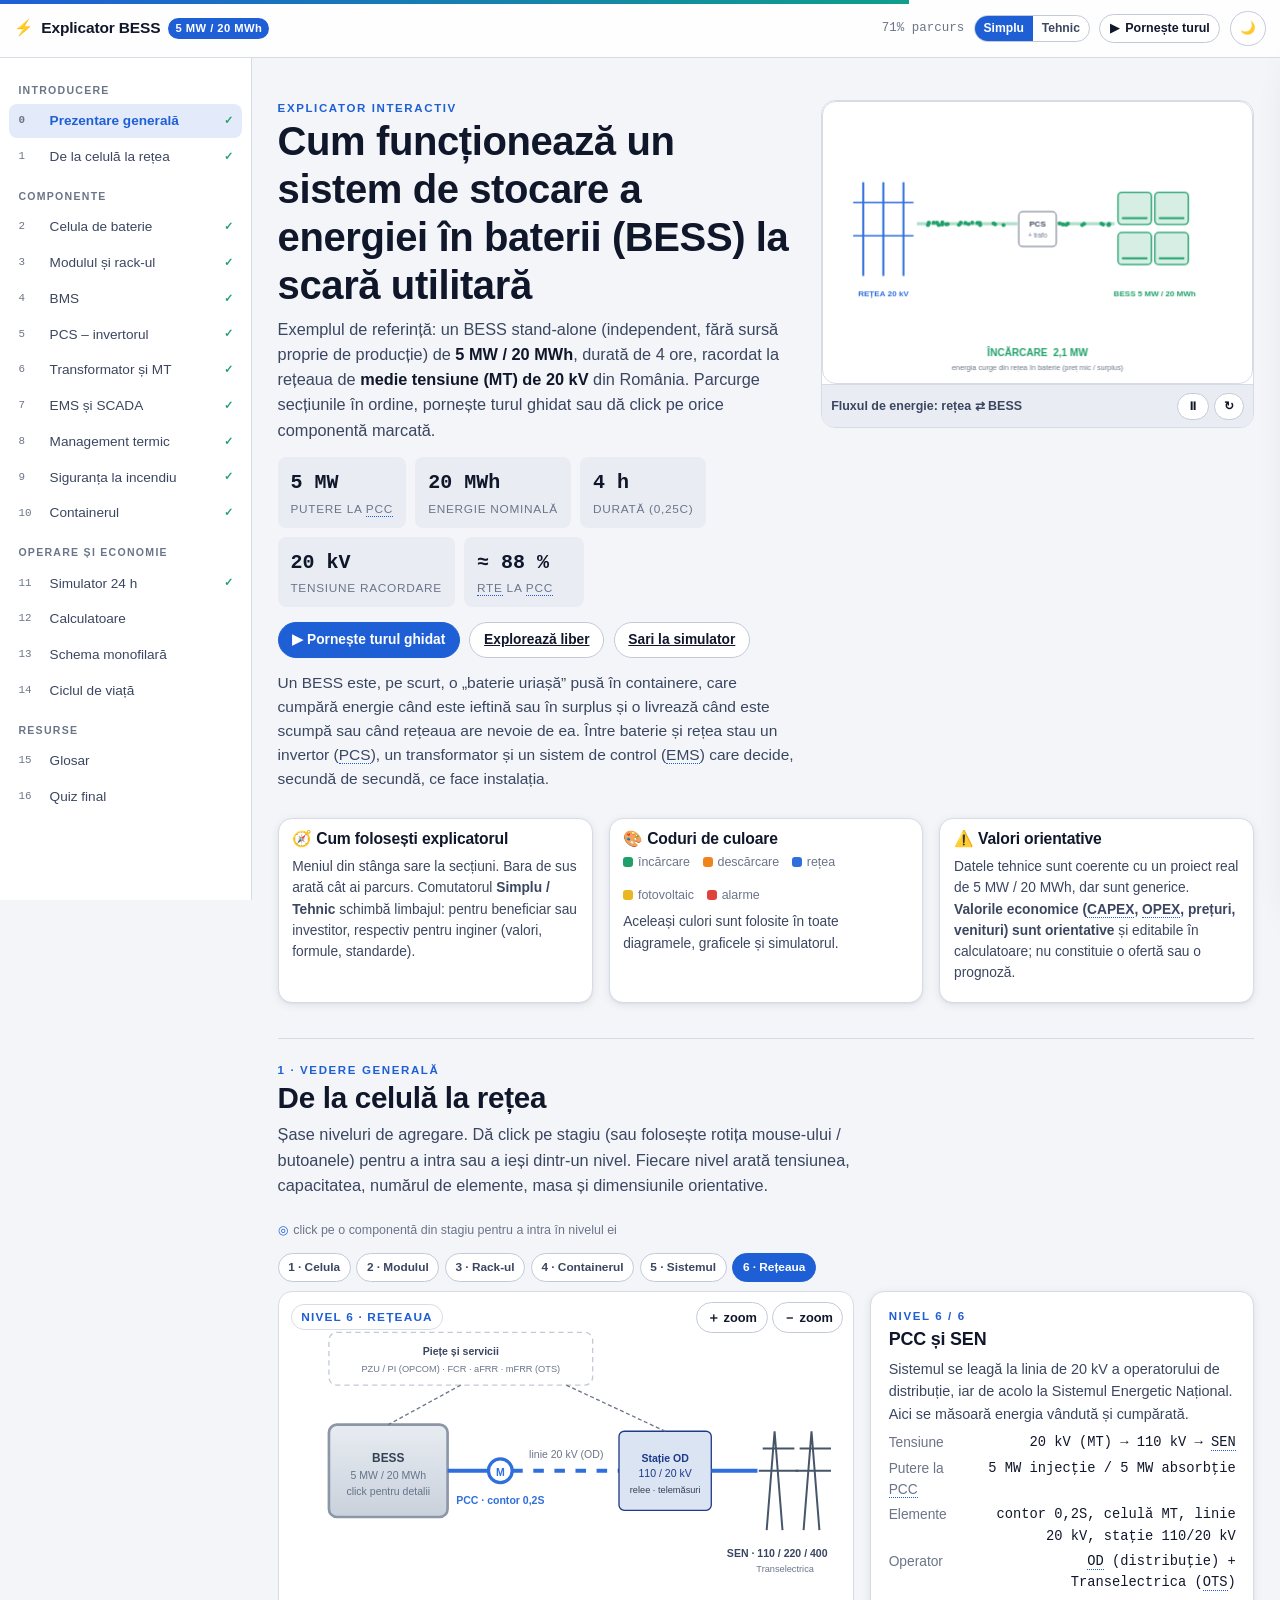
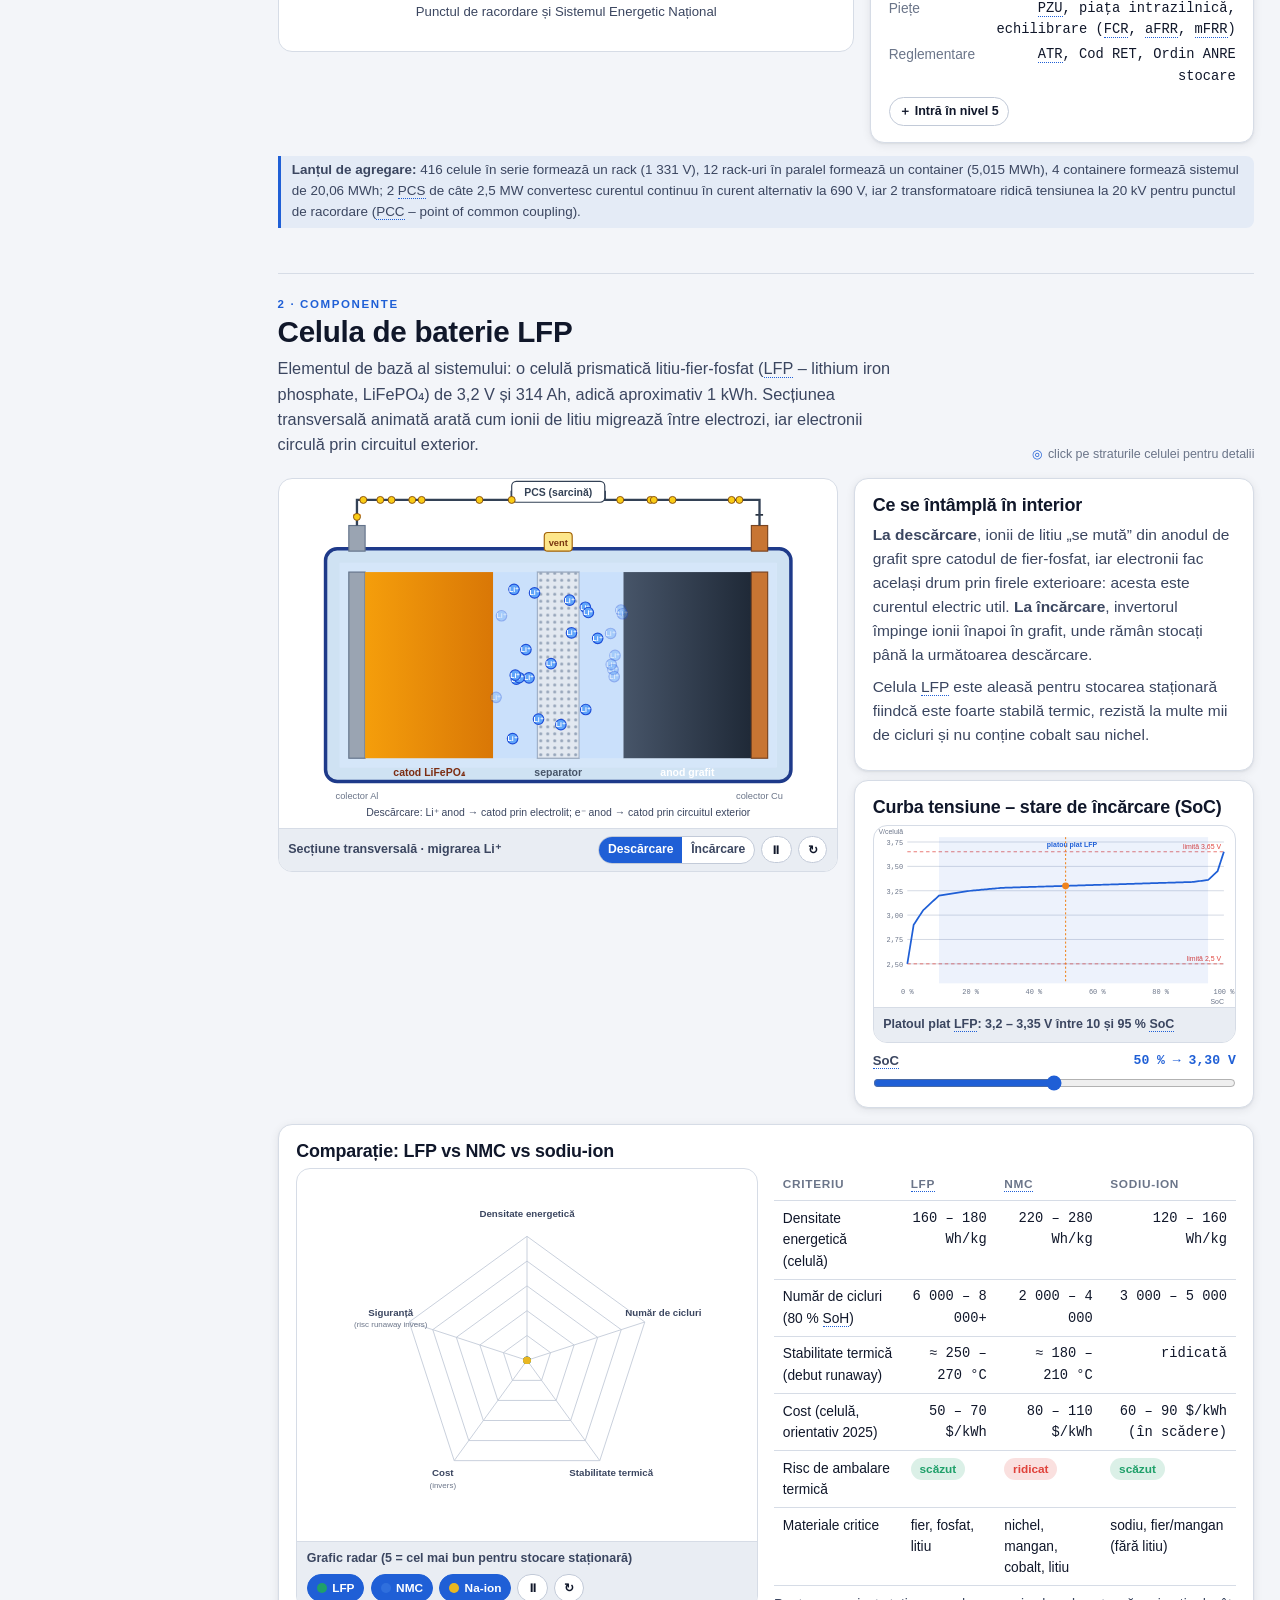
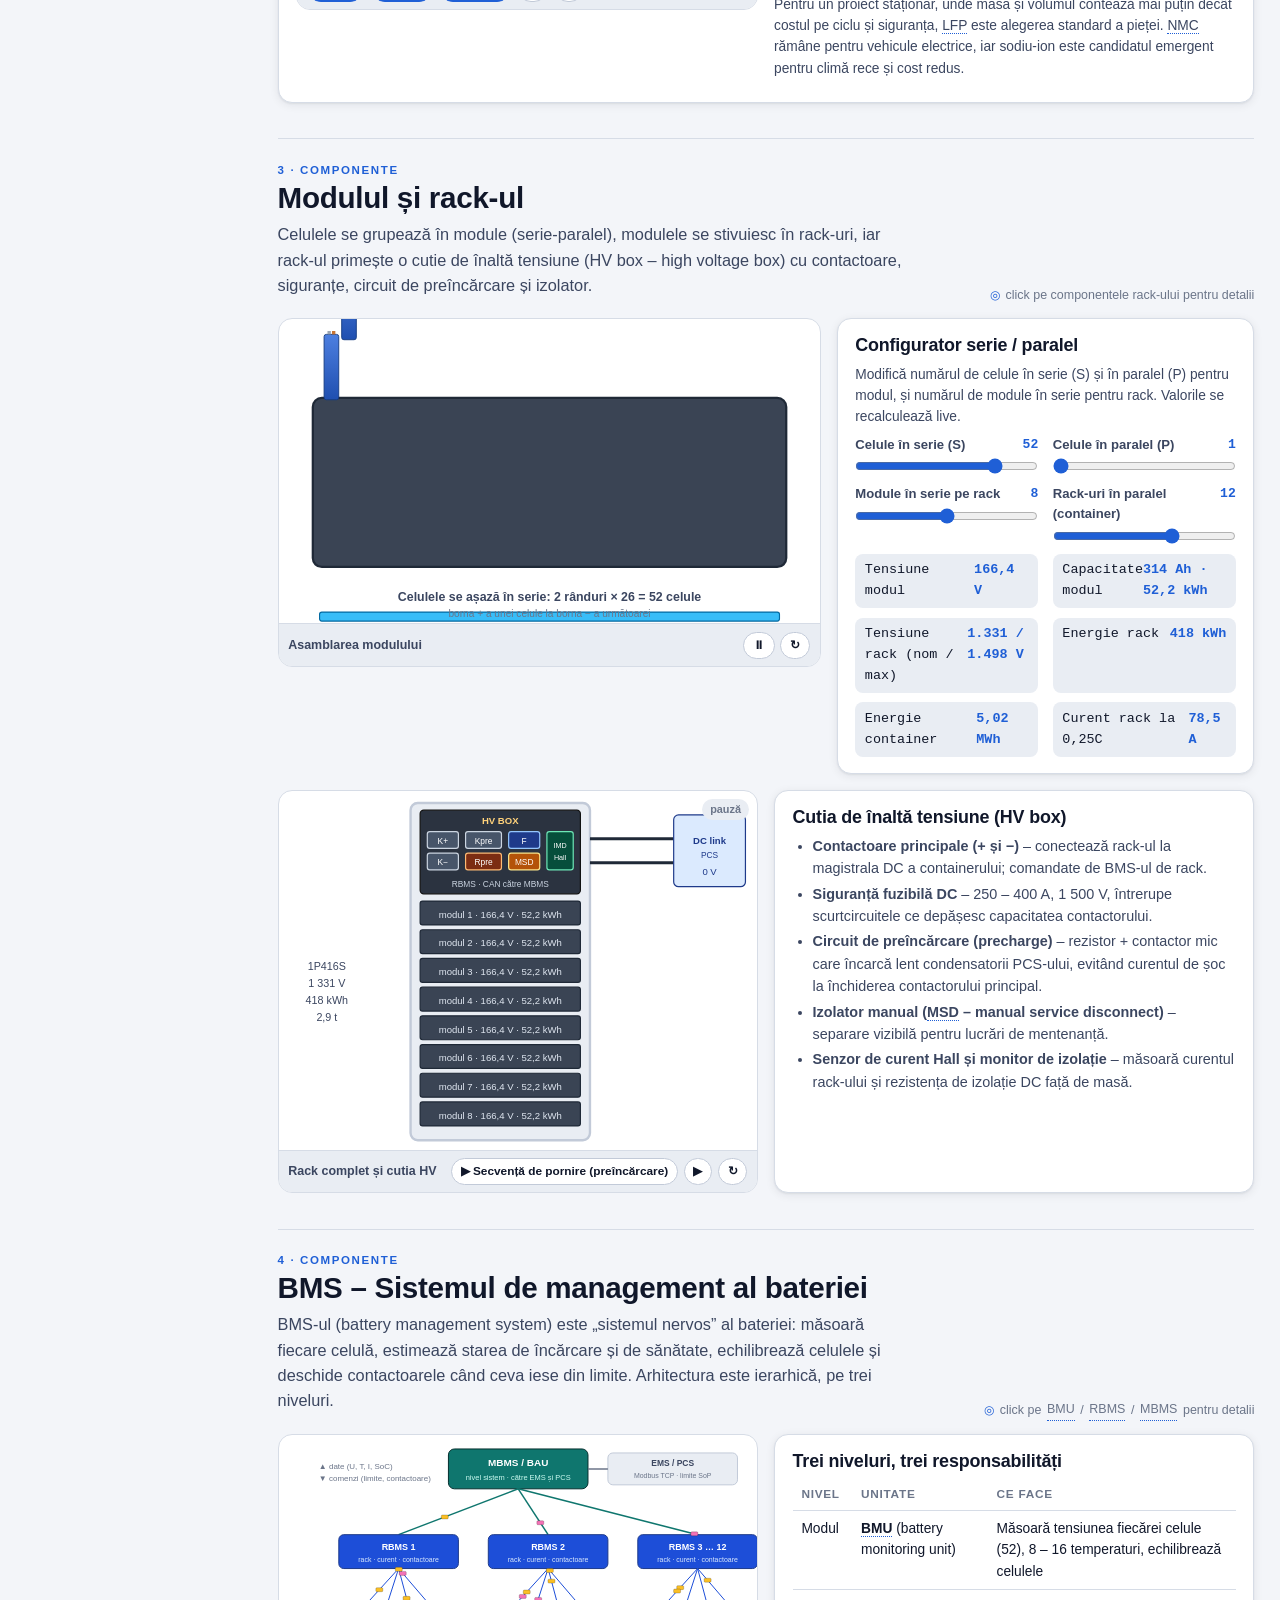
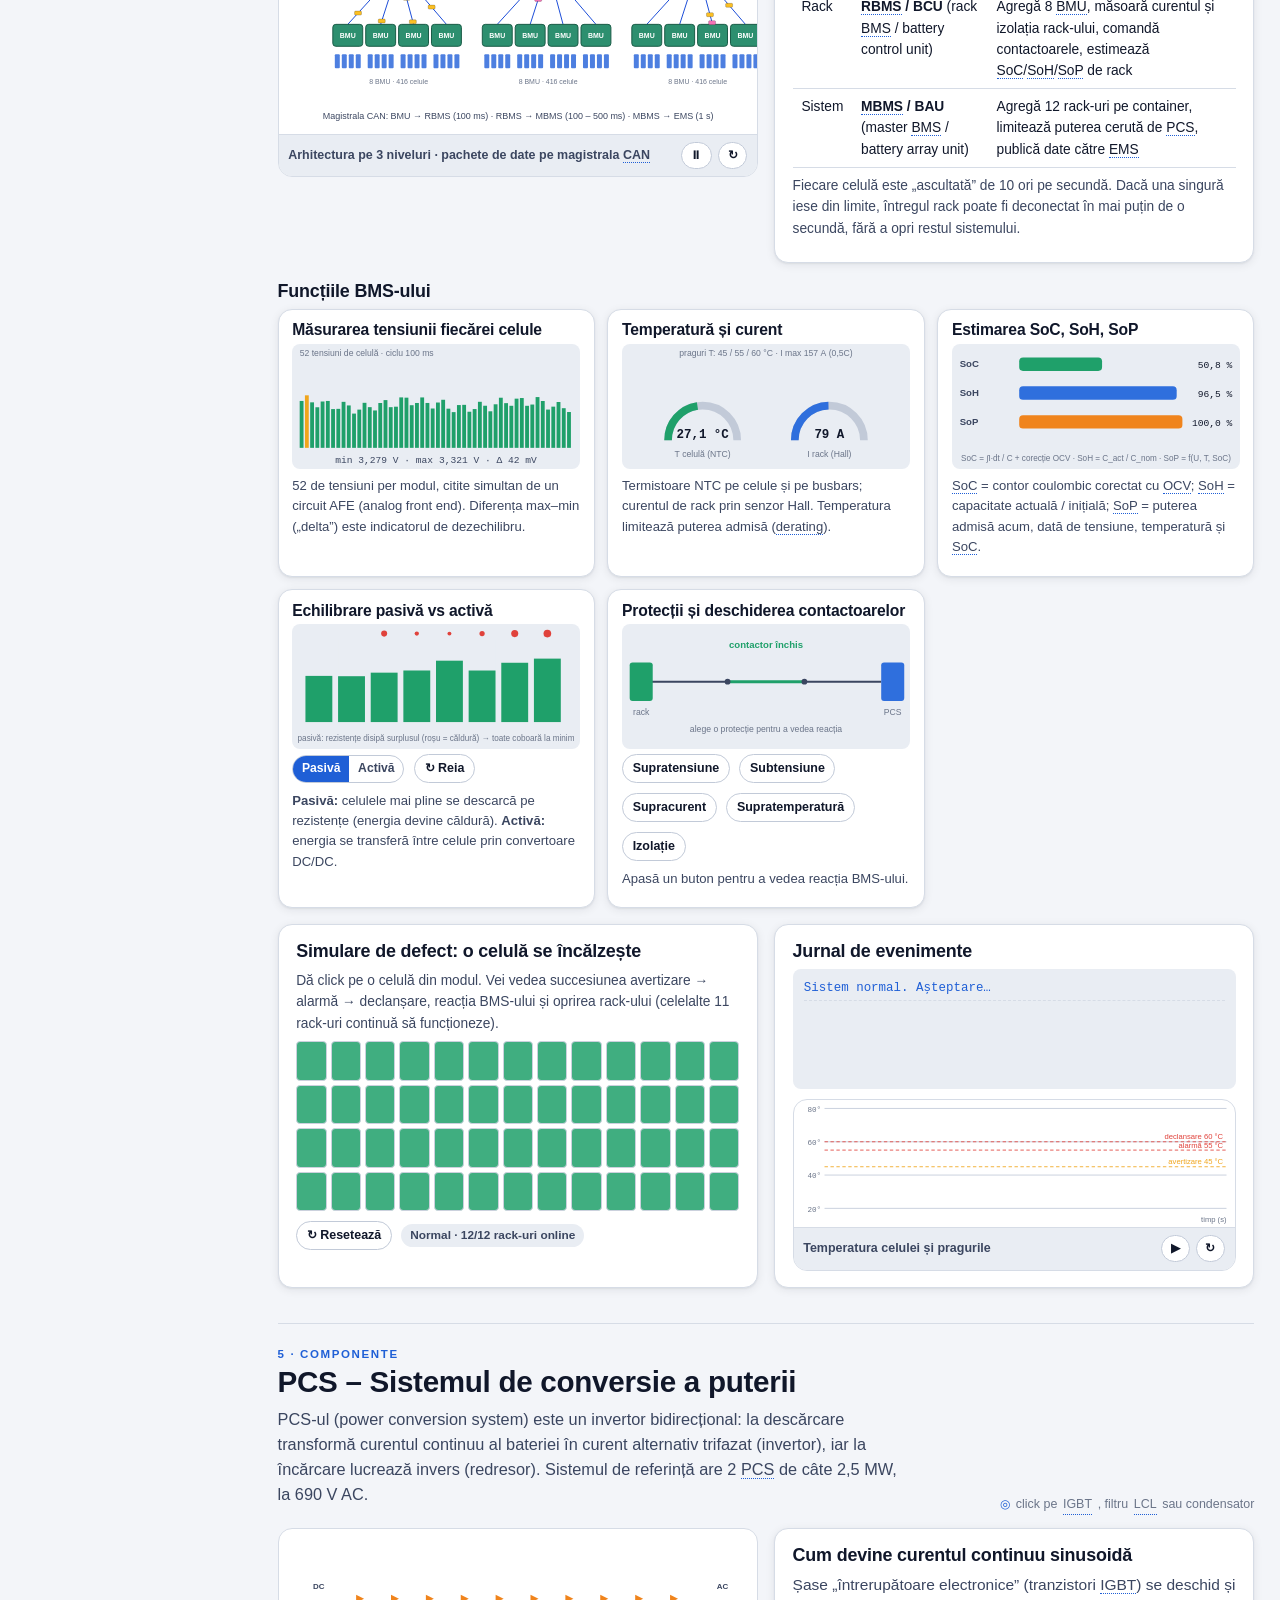
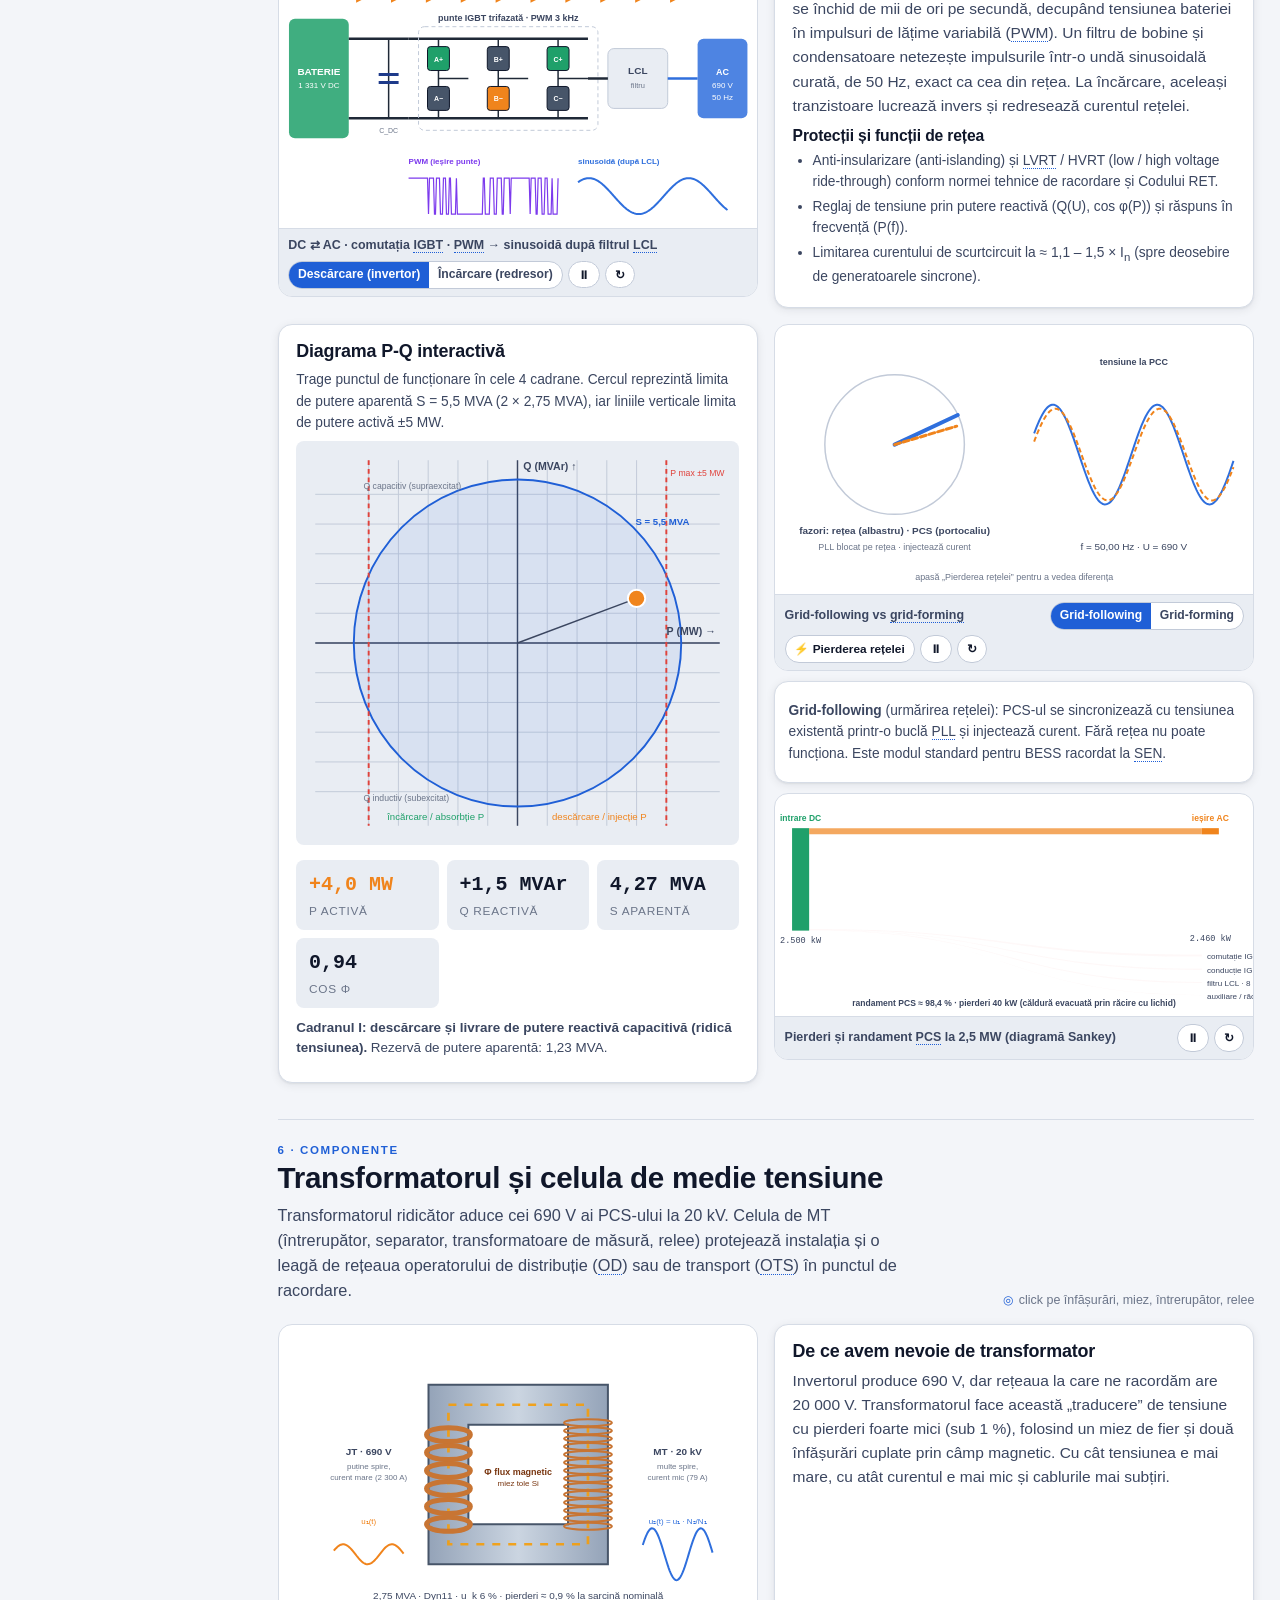
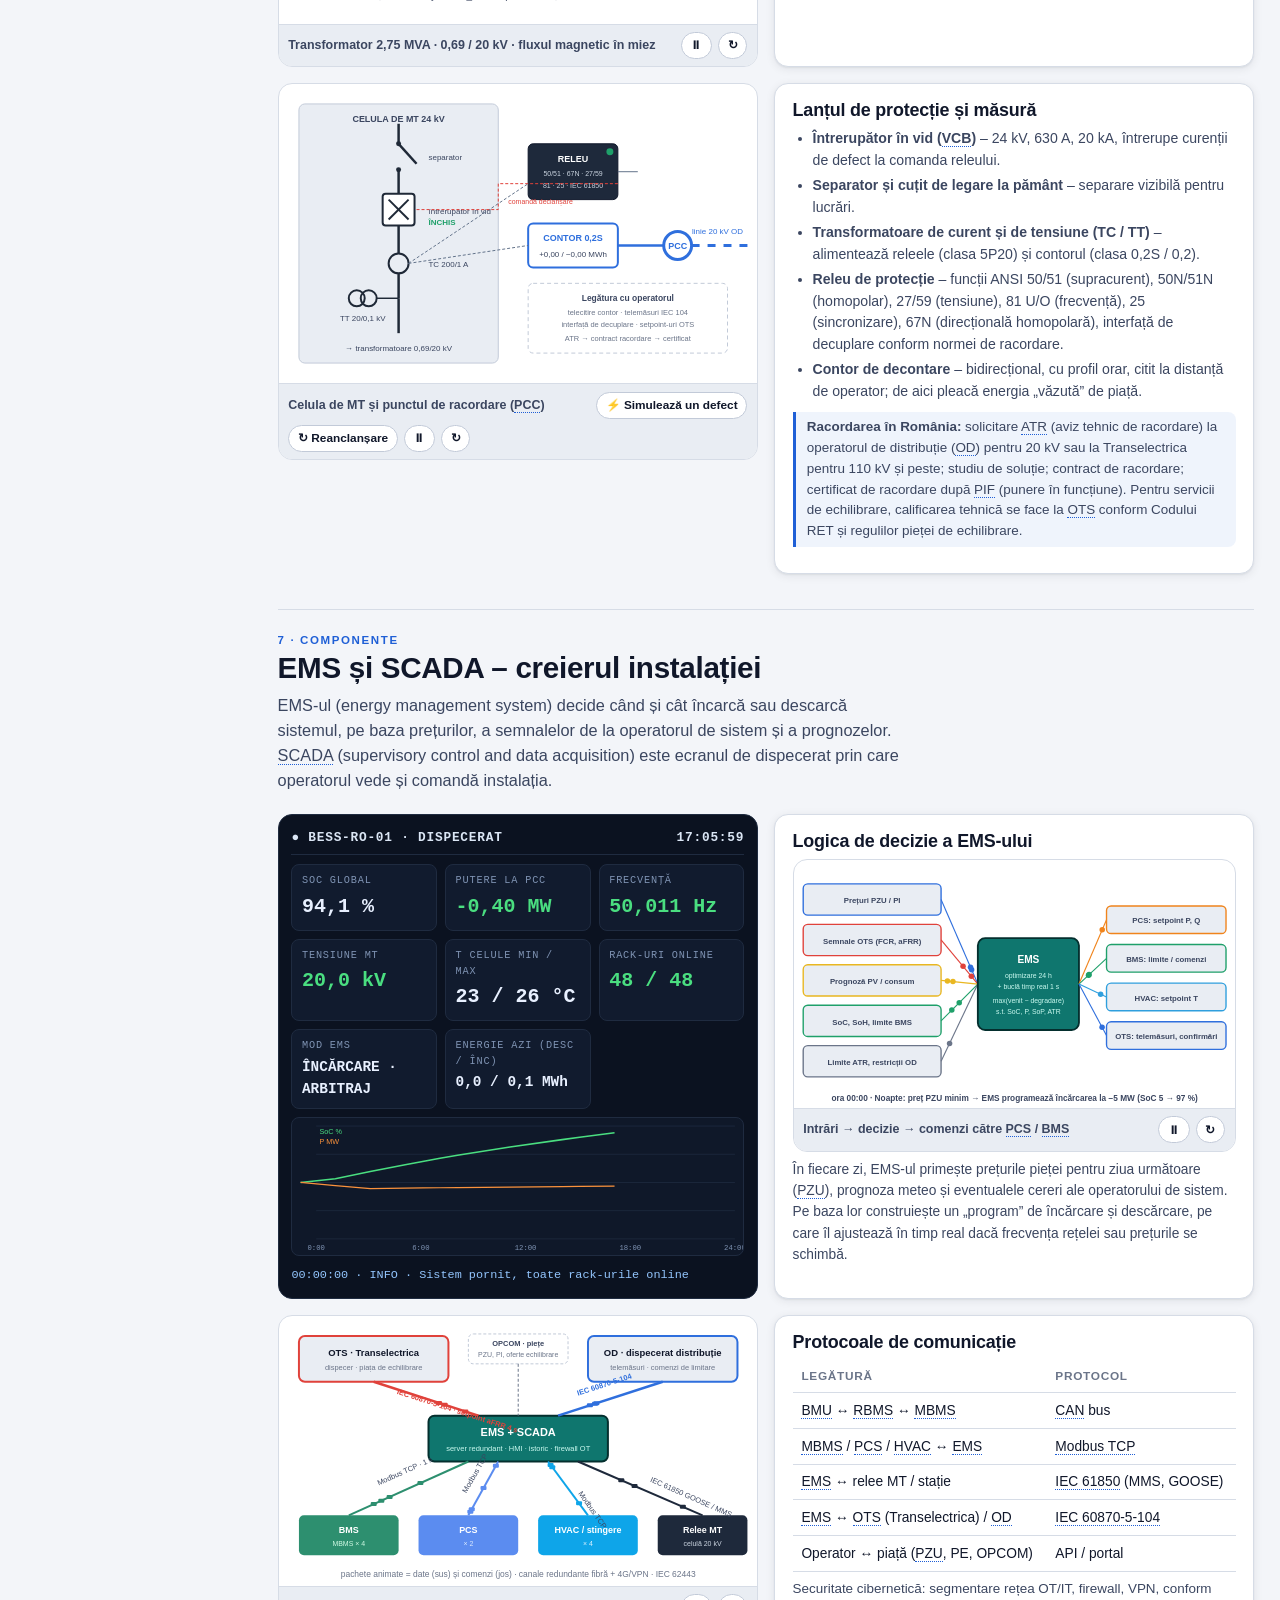
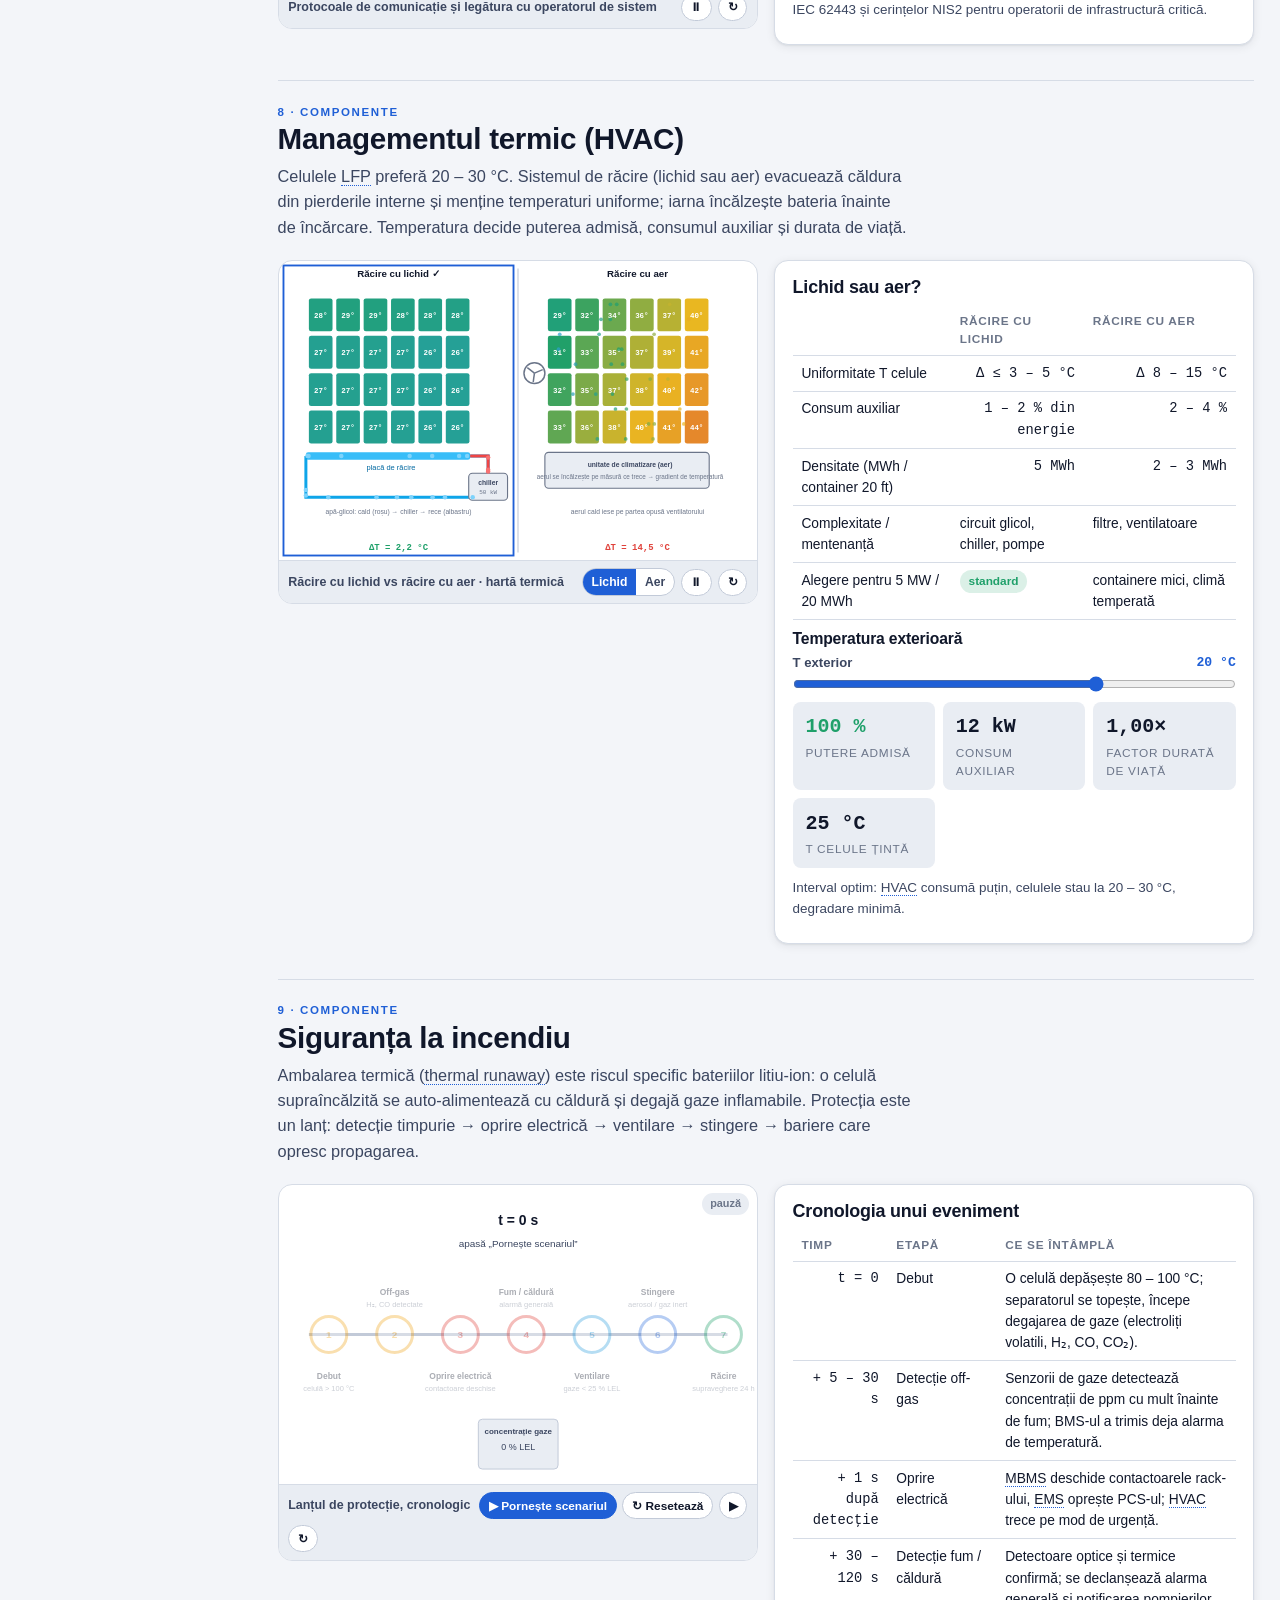
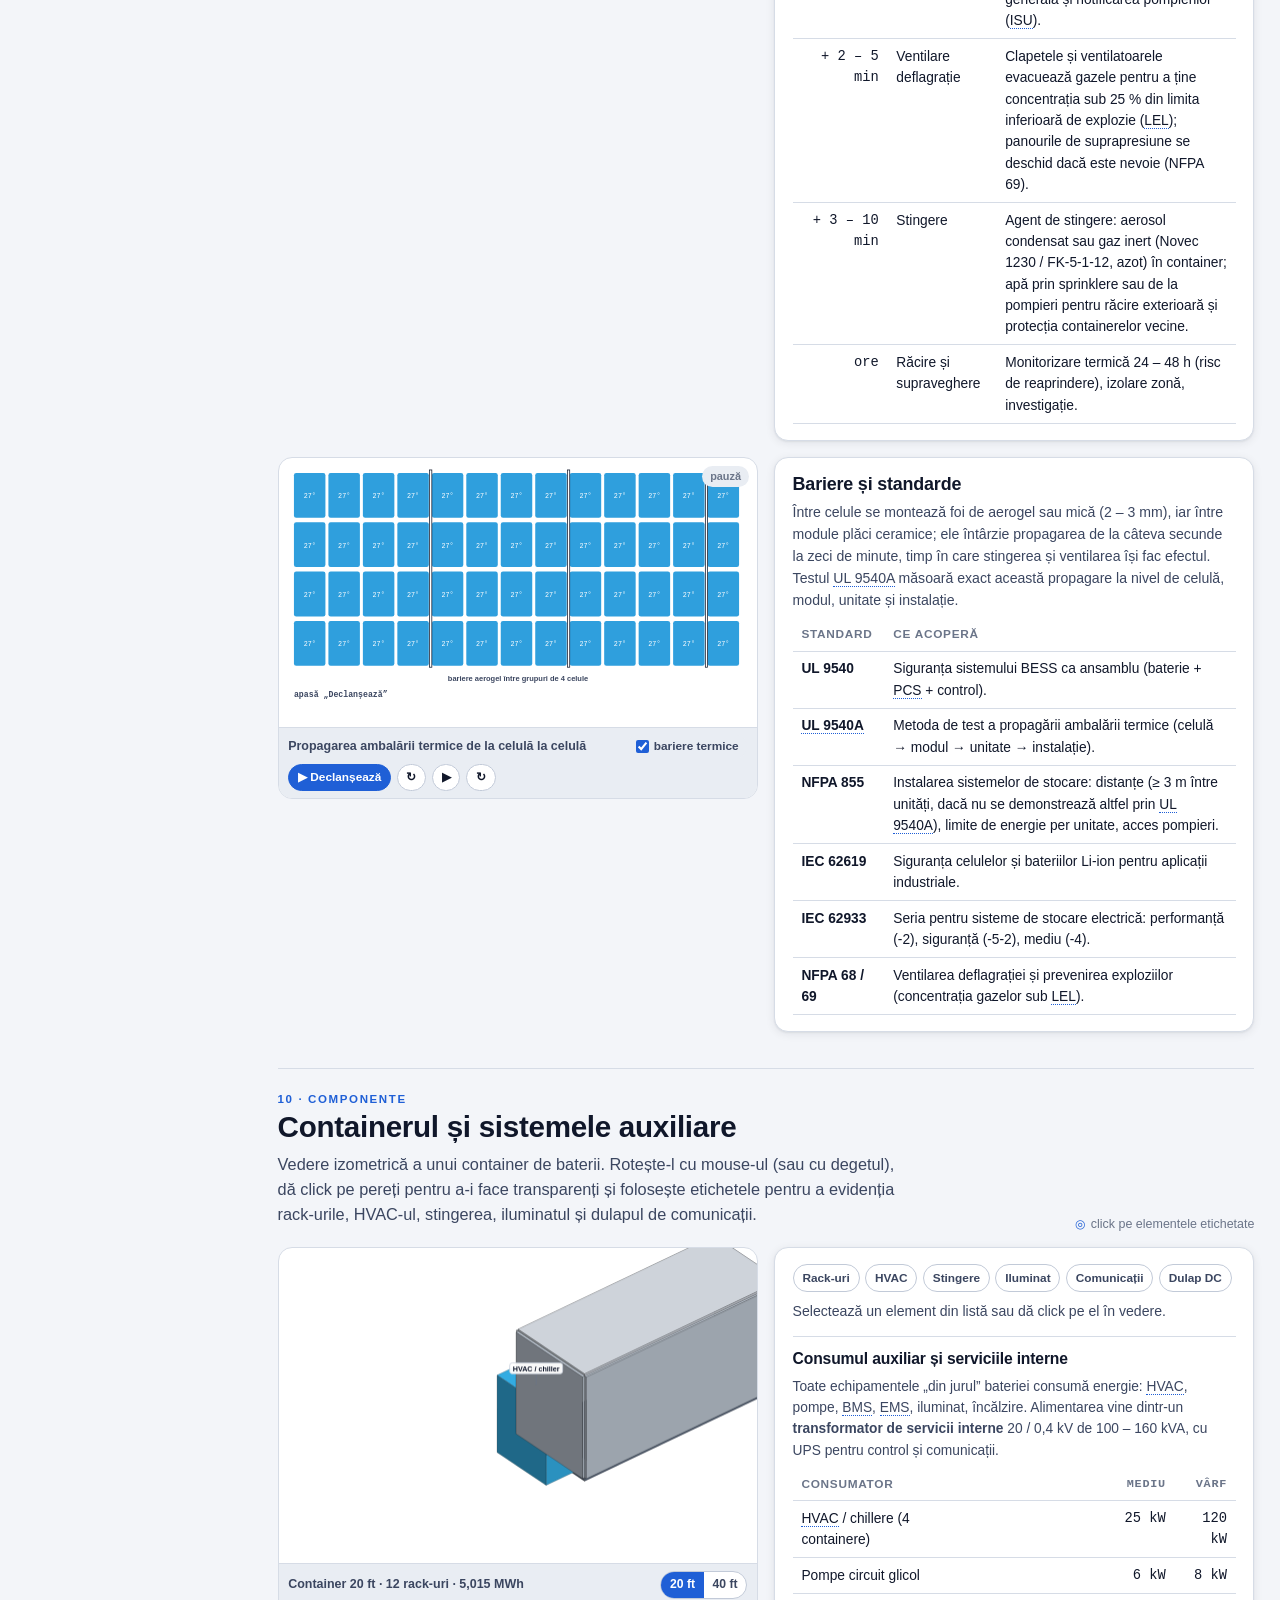
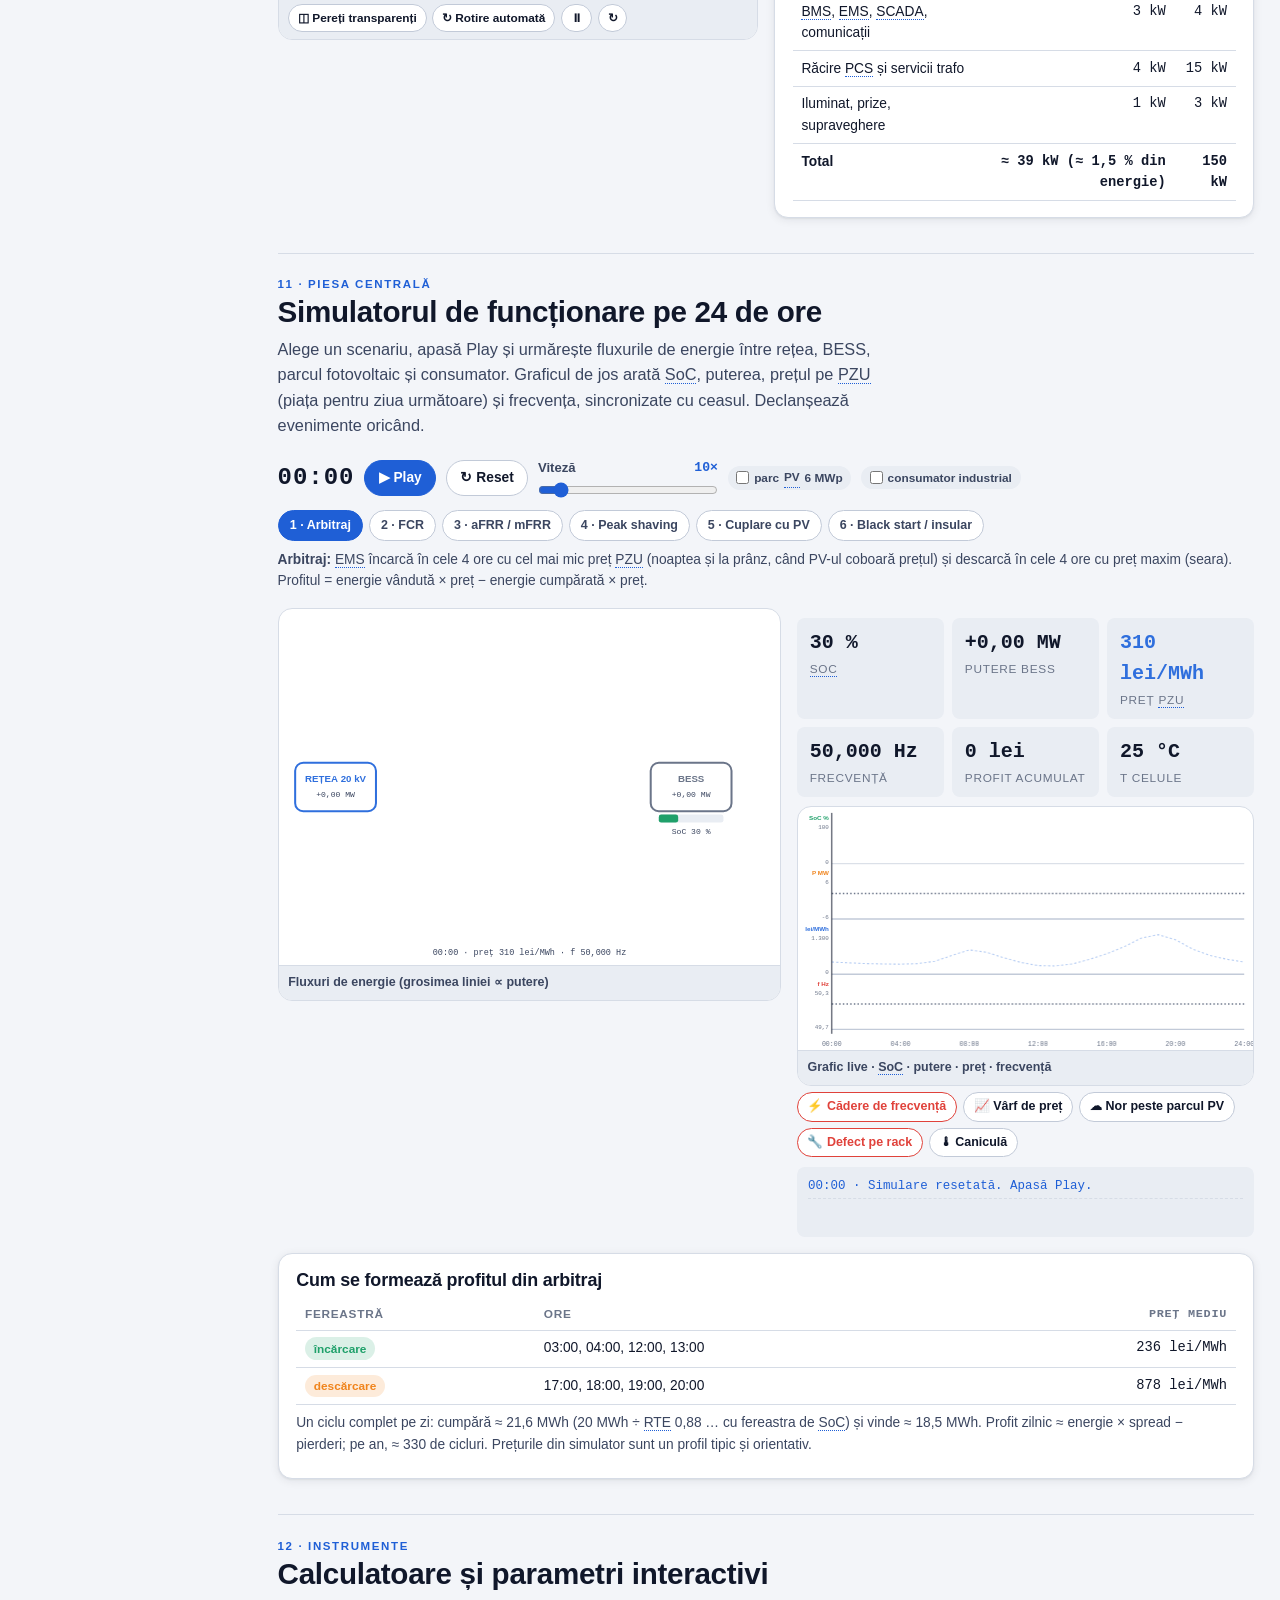
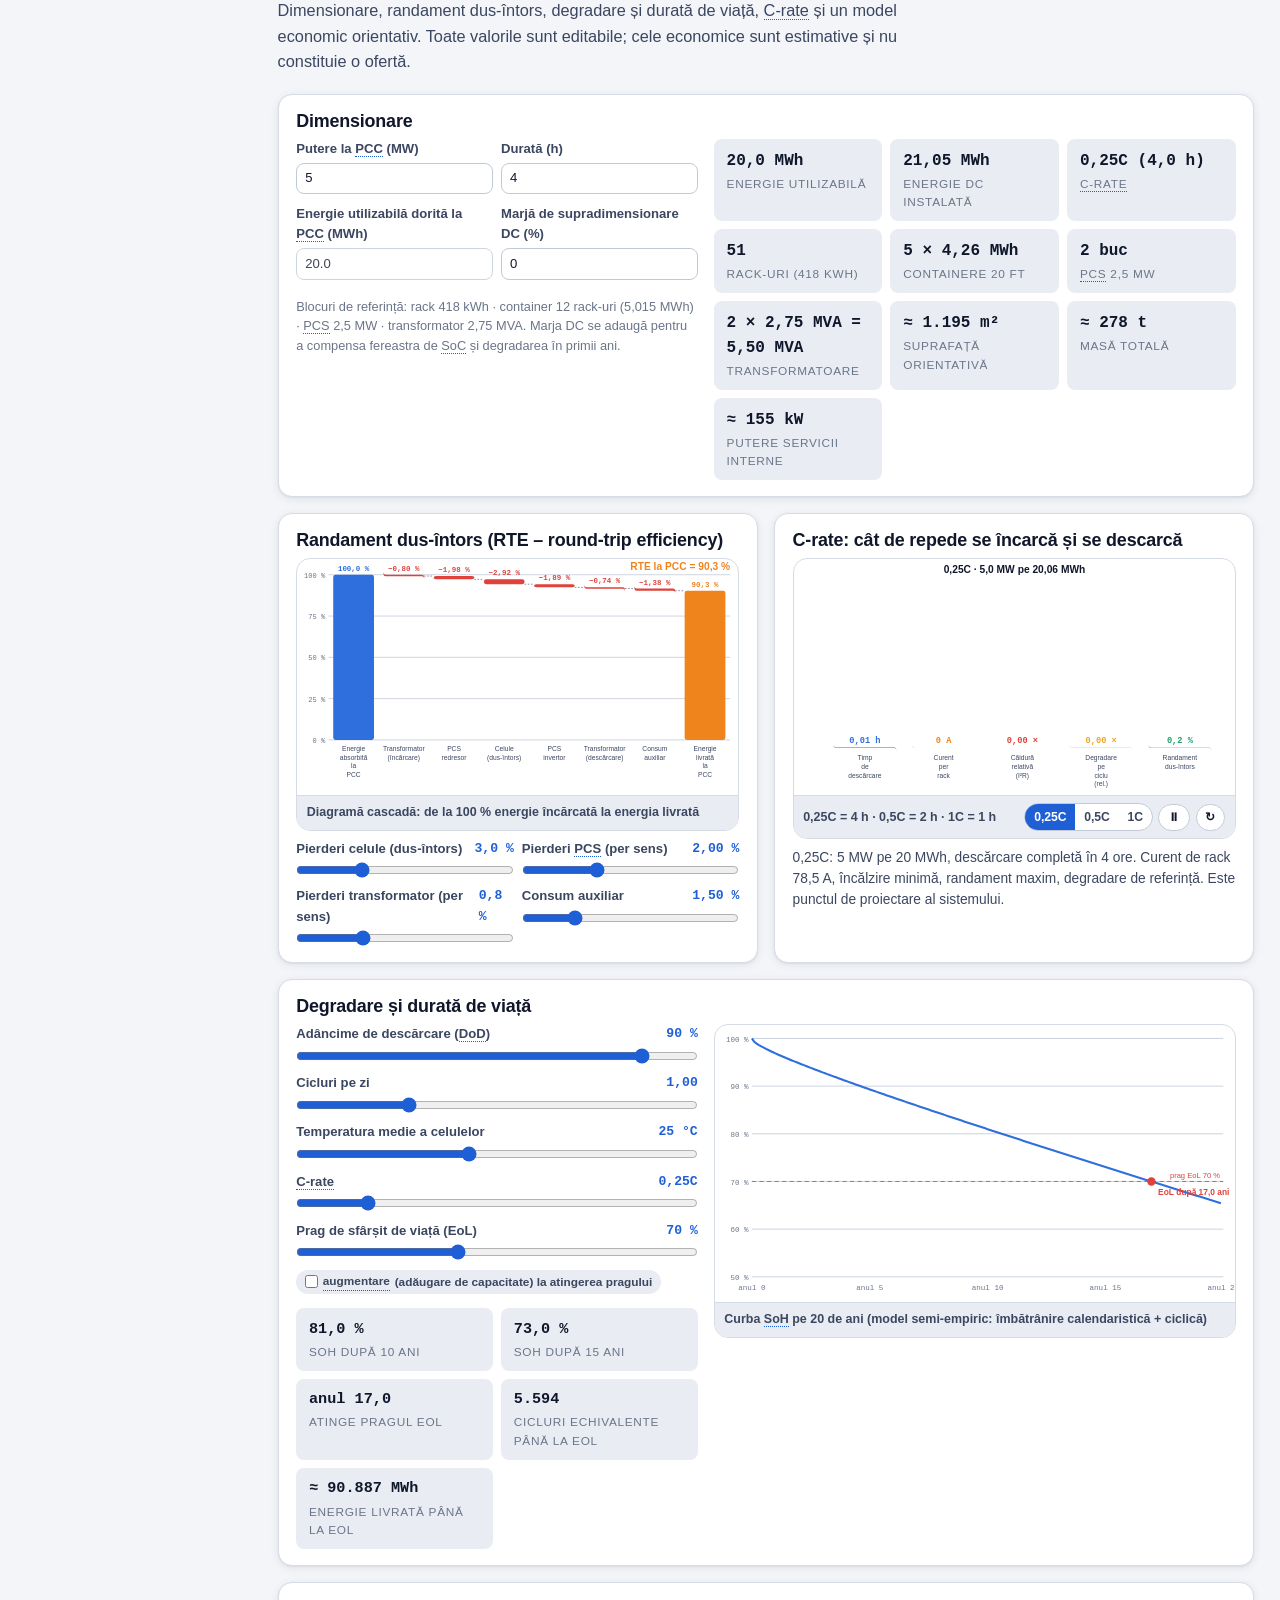
<file: bess-explicator/index.html>
<!DOCTYPE html>
<html lang="ro" data-theme="light" data-mode="simple">
<head>
<meta charset="UTF-8">
<meta name="viewport" content="width=device-width, initial-scale=1.0">
<title>Explicator BESS 5 MW / 20 MWh</title>
<meta name="description" content="Explicator interactiv despre un sistem de stocare a energiei în baterii (BESS) de 5 MW / 20 MWh racordat la rețeaua de medie tensiune din România: de la celulă la rețea, BMS, PCS, EMS, siguranță, simulator pe 24 de ore și calculatoare.">
<style>
/* ═══════════════════════ TOKENS ═══════════════════════ */
:root{
  --bg:#f3f5f9; --bg2:#ffffff; --bg3:#e9edf3; --ink:#10172a; --ink2:#3b4660; --ink3:#6b7589;
  --line:#d6dce6; --line2:#c2cad8; --accent:#1f5fd6; --accent2:#0e9f8a;
  --chg:#1fa06a; --dis:#f0841c; --grid:#2f6fdd; --pv:#e9b721; --alarm:#e0423b; --warn:#f0a51c; --heat:#e0423b; --cold:#2f9fdd;
  --cu:#c87533; --al:#9aa4b2;
  --shadow:0 2px 10px rgba(16,23,42,.08), 0 1px 2px rgba(16,23,42,.06);
  --shadow2:0 12px 40px rgba(16,23,42,.16);
  --r:14px; --rs:8px;
  --sans:"Inter","Segoe UI",Roboto,"Helvetica Neue",Arial,sans-serif;
  --mono:"JetBrains Mono","SF Mono",Menlo,Consolas,monospace;
  --nav-w:252px; --top-h:58px;
}
:root[data-theme="dark"]{
  --bg:#0e131c; --bg2:#161d29; --bg3:#1e2735; --ink:#e8edf5; --ink2:#b9c3d3; --ink3:#8691a5;
  --line:#2a3445; --line2:#38445a; --accent:#5b8cf0; --accent2:#2fc4ac;
  --chg:#2fc482; --dis:#ff9a3c; --grid:#5b8cf0; --pv:#f5cc3c; --alarm:#ff5f57; --warn:#ffbe3c;
  --shadow:0 2px 10px rgba(0,0,0,.35); --shadow2:0 12px 40px rgba(0,0,0,.5);
}
*,*::before,*::after{box-sizing:border-box;margin:0;padding:0}
html{scroll-behavior:smooth;-webkit-text-size-adjust:100%}
@media (prefers-reduced-motion:reduce){html{scroll-behavior:auto}}
body{background:var(--bg);color:var(--ink);font-family:var(--sans);font-size:15.5px;line-height:1.55;min-height:100vh}
h1,h2,h3,h4{line-height:1.2;letter-spacing:-.01em}
h1{font-size:clamp(1.7rem,3.2vw,2.5rem);font-weight:800}
h2{font-size:clamp(1.35rem,2.4vw,1.85rem);font-weight:750;margin-bottom:.35rem}
h3{font-size:1.12rem;font-weight:700;margin:1.1rem 0 .4rem}
h4{font-size:.98rem;font-weight:700;margin:.6rem 0 .25rem}
p{margin:.45rem 0;color:var(--ink2)}
p strong,li strong{color:var(--ink)}
a{color:var(--accent)}
ul,ol{padding-left:1.25rem;color:var(--ink2)}
li{margin:.2rem 0}
code,.mono{font-family:var(--mono);font-size:.9em}
small,.muted{color:var(--ink3)}
button{font:inherit;cursor:pointer}
input[type=range]{width:100%;accent-color:var(--accent)}
input[type=number],input[type=text],select{font:inherit;color:var(--ink);background:var(--bg2);border:1px solid var(--line2);border-radius:var(--rs);padding:.38rem .55rem;width:100%}
select{cursor:pointer}
svg text{font-family:var(--sans)}
.num{font-family:var(--mono);font-variant-numeric:tabular-nums}

/* ═══════════════════════ LAYOUT ═══════════════════════ */
#progress{position:fixed;top:0;left:0;height:4px;width:0;background:linear-gradient(90deg,var(--accent),var(--accent2));z-index:1000;transition:width .4s ease}
#top{position:fixed;top:0;left:0;right:0;height:var(--top-h);background:color-mix(in srgb,var(--bg2) 88%,transparent);backdrop-filter:blur(10px);-webkit-backdrop-filter:blur(10px);border-bottom:1px solid var(--line);z-index:900;display:flex;align-items:center;gap:.6rem;padding:0 .9rem}
#top .brand{font-weight:800;letter-spacing:-.01em;display:flex;align-items:center;gap:.5rem;white-space:nowrap}
#top .brand .tag{font-size:.7rem;font-weight:700;background:var(--accent);color:#fff;padding:.12rem .45rem;border-radius:999px;letter-spacing:.04em}
#top .spacer{flex:1}
#top .pct{font-family:var(--mono);font-size:.78rem;color:var(--ink3);white-space:nowrap}
.btn{display:inline-flex;align-items:center;gap:.4rem;border:1px solid var(--line2);background:var(--bg2);color:var(--ink);border-radius:999px;padding:.42rem .85rem;font-size:.86rem;font-weight:600;transition:background .15s,border-color .15s,transform .15s;white-space:nowrap}
.btn:hover{border-color:var(--accent);background:var(--bg3)}
.btn:active{transform:scale(.97)}
.btn.primary{background:var(--accent);border-color:var(--accent);color:#fff}
.btn.primary:hover{filter:brightness(1.08)}
.btn.sm{padding:.25rem .6rem;font-size:.78rem}
.btn.icon{padding:.4rem .55rem}
.btn.danger{border-color:var(--alarm);color:var(--alarm)}
.btn.danger:hover{background:color-mix(in srgb,var(--alarm) 12%,transparent)}
.btn[aria-pressed=true],.btn.on{background:var(--accent);border-color:var(--accent);color:#fff}
.seg{display:inline-flex;border:1px solid var(--line2);border-radius:999px;overflow:hidden;background:var(--bg2)}
.seg button{border:0;background:transparent;color:var(--ink2);padding:.35rem .75rem;font-size:.82rem;font-weight:600}
.seg button[aria-pressed=true]{background:var(--accent);color:#fff}
.seg.sm button{padding:.22rem .55rem;font-size:.76rem}
#nav{position:fixed;top:var(--top-h);left:0;bottom:0;width:var(--nav-w);background:var(--bg2);border-right:1px solid var(--line);overflow-y:auto;z-index:850;padding:.7rem .55rem 2rem;transition:transform .3s cubic-bezier(.2,.8,.2,1)}
#nav a{display:flex;align-items:center;gap:.55rem;padding:.42rem .6rem;border-radius:var(--rs);color:var(--ink2);text-decoration:none;font-size:.85rem;font-weight:500;margin:.08rem 0;position:relative}
#nav a .n{font-family:var(--mono);font-size:.68rem;color:var(--ink3);width:1.4rem;flex:none}
#nav a:hover{background:var(--bg3);color:var(--ink)}
#nav a.active{background:color-mix(in srgb,var(--accent) 12%,transparent);color:var(--accent);font-weight:700}
#nav a.done::after{content:"✓";margin-left:auto;font-size:.7rem;color:var(--chg);font-weight:800}
#nav .grp{font-size:.66rem;text-transform:uppercase;letter-spacing:.12em;color:var(--ink3);padding:.8rem .6rem .25rem;font-weight:700}
#navToggle{display:none}
main{margin-left:var(--nav-w);padding:calc(var(--top-h) + 1.2rem) 1.6rem 4rem;max-width:1280px}
section.sec{scroll-margin-top:calc(var(--top-h) + 10px);padding:1.4rem 0 2.2rem;border-bottom:1px solid var(--line)}
section.sec:last-of-type{border-bottom:0}
.sec-head{display:flex;align-items:flex-end;justify-content:space-between;gap:1rem;flex-wrap:wrap;margin-bottom:.8rem}
.kicker{font-size:.72rem;text-transform:uppercase;letter-spacing:.14em;color:var(--accent);font-weight:800}
.lead{font-size:1.02rem;color:var(--ink2);max-width:70ch}
.card{background:var(--bg2);border:1px solid var(--line);border-radius:var(--r);padding:1rem 1.1rem;box-shadow:var(--shadow)}
.card.tight{padding:.7rem .85rem}
.card h3:first-child,.card h4:first-child{margin-top:0}
.grid{display:grid;gap:1rem}
.g2{grid-template-columns:repeat(auto-fit,minmax(min(100%,340px),1fr))}
.g3{grid-template-columns:repeat(auto-fit,minmax(min(100%,240px),1fr))}
.g4{grid-template-columns:repeat(auto-fit,minmax(min(100%,190px),1fr))}
.row{display:flex;gap:.6rem;flex-wrap:wrap;align-items:center}
.row.between{justify-content:space-between}
.stack{display:flex;flex-direction:column;gap:.6rem}
.kpi{display:flex;flex-direction:column;gap:.1rem;padding:.6rem .8rem;border-radius:var(--rs);background:var(--bg3)}
.kpi .v{font-family:var(--mono);font-size:1.25rem;font-weight:700;color:var(--ink)}
.kpi .l{font-size:.74rem;color:var(--ink3);text-transform:uppercase;letter-spacing:.06em}
.kpi.chg .v{color:var(--chg)}.kpi.dis .v{color:var(--dis)}.kpi.grid .v{color:var(--grid)}.kpi.pv .v{color:var(--pv)}.kpi.alarm .v{color:var(--alarm)}
.note{font-size:.84rem;color:var(--ink3);border-left:3px solid var(--line2);padding:.3rem .7rem;margin:.6rem 0}
.note.warn{border-color:var(--warn);background:color-mix(in srgb,var(--warn) 8%,transparent);color:var(--ink2);border-radius:0 var(--rs) var(--rs) 0}
.note.info{border-color:var(--accent);background:color-mix(in srgb,var(--accent) 7%,transparent);color:var(--ink2);border-radius:0 var(--rs) var(--rs) 0}
table{border-collapse:collapse;width:100%;font-size:.86rem}
th,td{text-align:left;padding:.42rem .55rem;border-bottom:1px solid var(--line);vertical-align:top}
th{font-size:.74rem;text-transform:uppercase;letter-spacing:.06em;color:var(--ink3);font-weight:700}
td.num,th.num{text-align:right;font-family:var(--mono)}
.chip{display:inline-flex;align-items:center;gap:.3rem;padding:.14rem .55rem;border-radius:999px;font-size:.74rem;font-weight:700;background:var(--bg3);color:var(--ink2)}
.chip.chg{background:color-mix(in srgb,var(--chg) 16%,transparent);color:var(--chg)}
.chip.dis{background:color-mix(in srgb,var(--dis) 16%,transparent);color:var(--dis)}
.chip.grid{background:color-mix(in srgb,var(--grid) 16%,transparent);color:var(--grid)}
.chip.pv{background:color-mix(in srgb,var(--pv) 22%,transparent);color:#8a6a00}
:root[data-theme=dark] .chip.pv{color:var(--pv)}
.chip.alarm{background:color-mix(in srgb,var(--alarm) 16%,transparent);color:var(--alarm)}
.chip.warn{background:color-mix(in srgb,var(--warn) 18%,transparent);color:#8a5a00}
:root[data-theme=dark] .chip.warn{color:var(--warn)}
.legend{display:flex;gap:.8rem;flex-wrap:wrap;font-size:.78rem;color:var(--ink3)}
.legend i{display:inline-block;width:10px;height:10px;border-radius:3px;margin-right:.3rem;vertical-align:-1px}
.field{display:flex;flex-direction:column;gap:.2rem;font-size:.82rem;color:var(--ink2)}
.field .lab{display:flex;justify-content:space-between;font-weight:600}
.field .lab output{font-family:var(--mono);color:var(--accent)}
.divider{height:1px;background:var(--line);margin:.8rem 0}
.simple-only,.tech-only{display:none}
:root[data-mode=simple] .simple-only{display:revert}
:root[data-mode=tech] .tech-only{display:revert}
:root[data-mode=simple] .simple-only.flex,:root[data-mode=tech] .tech-only.flex{display:flex}
:root[data-mode=simple] .simple-only.grid,:root[data-mode=tech] .tech-only.grid{display:grid}
.formula{font-family:var(--mono);font-size:.84rem;background:var(--bg3);padding:.5rem .7rem;border-radius:var(--rs);overflow-x:auto;color:var(--ink);margin:.4rem 0}

/* ═══════════════════════ ANIM FRAMES ═══════════════════════ */
.anim{position:relative;background:var(--bg2);border:1px solid var(--line);border-radius:var(--r);overflow:hidden}
.anim .stage{position:relative;width:100%}
.anim canvas,.anim svg.stage{display:block;width:100%;height:auto}
.anim canvas{width:100%}
.anim .ctl{display:flex;gap:.35rem;align-items:center;padding:.45rem .6rem;border-top:1px solid var(--line);background:var(--bg3);flex-wrap:wrap}
.anim .ctl .title{font-size:.78rem;font-weight:700;color:var(--ink2);margin-right:auto}
.anim .ctl .btn{padding:.22rem .55rem;font-size:.74rem}
.anim .paused-badge{position:absolute;top:.5rem;right:.5rem;font-size:.68rem;font-weight:700;color:var(--ink3);background:var(--bg3);padding:.15rem .5rem;border-radius:999px;opacity:0;transition:opacity .2s;pointer-events:none}
.anim.paused .paused-badge{opacity:1}
.hot{cursor:pointer;transition:filter .15s,opacity .15s}
.hot:hover{filter:brightness(1.12) drop-shadow(0 0 4px color-mix(in srgb,var(--accent) 60%,transparent))}
.hl{filter:drop-shadow(0 0 6px var(--accent)) brightness(1.1)!important}
.flow{stroke-dasharray:8 8;animation:dash 1s linear infinite}
.flow.rev{animation-direction:reverse}
.flow.slow{animation-duration:2s}
@keyframes dash{to{stroke-dashoffset:-16}}
@keyframes pulse{0%,100%{opacity:1}50%{opacity:.45}}
.pulse{animation:pulse 1.2s ease-in-out infinite}
@keyframes blink{0%,100%{opacity:1}50%{opacity:.2}}
.blink{animation:blink .7s ease-in-out infinite}
.fade-in{animation:fadeIn .5s ease both}
@keyframes fadeIn{from{opacity:0;transform:translateY(6px)}to{opacity:1;transform:none}}
@media (prefers-reduced-motion:reduce){
  .flow,.pulse,.blink,.fade-in,.tour-spot{animation:none!important}
  *{transition-duration:.01ms!important}
}

.grid>.anim,.cellwrap>.anim,.modwrap>.anim,.zoomwrap>.anim,.simwrap>.anim,.sldwrap>.anim,.hero>.anim,.radarwrap>.anim,.calc>.anim{align-self:start}
/* ═══════════════════════ SIDE PANEL (EXPLORE) ═══════════════════════ */
#panel{position:fixed;top:var(--top-h);right:0;bottom:0;width:min(420px,100%);background:var(--bg2);border-left:1px solid var(--line);box-shadow:var(--shadow2);z-index:920;transform:translateX(105%);transition:transform .35s cubic-bezier(.2,.8,.2,1);display:flex;flex-direction:column}
#panel.open{transform:none}
#panel .ph{display:flex;align-items:center;gap:.6rem;padding:.8rem 1rem;border-bottom:1px solid var(--line)}
#panel .ph h3{margin:0;font-size:1.05rem;flex:1}
#panel .pb{padding:1rem;overflow-y:auto;flex:1}
#panel .pb .kv{display:grid;grid-template-columns:1fr auto;gap:.3rem .8rem;font-size:.84rem;margin:.6rem 0}
#panel .pb .kv dt{color:var(--ink3)}
#panel .pb .kv dd{font-family:var(--mono);text-align:right;color:var(--ink)}
#panel .pf{padding:.6rem 1rem;border-top:1px solid var(--line);font-size:.76rem;color:var(--ink3)}
.explore-hint{font-size:.78rem;color:var(--ink3);display:flex;align-items:center;gap:.35rem}
.explore-hint::before{content:"◎";color:var(--accent)}

/* ═══════════════════════ TOUR ═══════════════════════ */
#tour{position:fixed;inset:0;z-index:950;pointer-events:none;display:none}
#tour.on{display:block}
#tourSpot{position:absolute;border-radius:12px;box-shadow:0 0 0 9999px rgba(8,12,20,.62);transition:all .5s cubic-bezier(.2,.8,.2,1);pointer-events:none;outline:2px solid var(--accent);outline-offset:4px}
#tourBox{position:fixed;left:50%;bottom:1.2rem;transform:translateX(-50%);width:min(680px,calc(100% - 2rem));background:var(--bg2);border:1px solid var(--line2);border-radius:var(--r);box-shadow:var(--shadow2);padding:.9rem 1.1rem;pointer-events:auto}
#tourBox .tstep{font-size:.72rem;color:var(--accent);font-weight:800;letter-spacing:.1em;text-transform:uppercase}
#tourBox h4{margin:.2rem 0 .3rem;font-size:1.05rem}
#tourBox p{font-size:.9rem;margin:0 0 .6rem}
#tourBox .tbar{height:3px;background:var(--bg3);border-radius:2px;overflow:hidden;margin-bottom:.6rem}
#tourBox .tbar i{display:block;height:100%;background:var(--accent);width:0;transition:width .2s linear}
.tour-zoom{transform:scale(1.03);transition:transform .5s cubic-bezier(.2,.8,.2,1);z-index:951;position:relative}

/* ═══════════════════════ TOOLTIP ═══════════════════════ */
.tt{border-bottom:1px dotted var(--accent);cursor:help;color:inherit}
#tip{position:fixed;z-index:1100;max-width:320px;background:var(--ink);color:#fff;font-size:.8rem;line-height:1.45;padding:.55rem .75rem;border-radius:10px;box-shadow:var(--shadow2);pointer-events:none;opacity:0;transition:opacity .15s;transform:translateY(4px)}
:root[data-theme=dark] #tip{background:#2a3445}
#tip.show{opacity:1;transform:none}
#tip b{display:block;margin-bottom:.15rem;color:#9fd0ff}

/* ═══════════════════════ HERO ═══════════════════════ */
.hero{display:grid;grid-template-columns:1.2fr 1fr;gap:1.4rem;align-items:center}
.hero .big{display:flex;gap:.6rem;flex-wrap:wrap;margin:.9rem 0}
.hero .big .kpi{min-width:120px}
#heroCanvas{width:100%;height:auto;border-radius:var(--r);background:var(--bg2);border:1px solid var(--line)}

/* ═══════════════════════ ZOOM LEVELS ═══════════════════════ */
.zoomwrap{display:grid;grid-template-columns:1.5fr 1fr;gap:1rem}
.zoomstage{position:relative;aspect-ratio:16/10;background:var(--bg2);border:1px solid var(--line);border-radius:var(--r);overflow:hidden;cursor:zoom-in;user-select:none}
.zoomstage .layer{position:absolute;inset:0;display:flex;align-items:center;justify-content:center;opacity:0;transform:scale(.3);transition:opacity .7s cubic-bezier(.2,.8,.2,1),transform .7s cubic-bezier(.2,.8,.2,1);pointer-events:none;will-change:transform,opacity}
.zoomstage .layer.cur{opacity:1;transform:scale(1);pointer-events:auto}
.zoomstage .layer.behind{opacity:0;transform:scale(3.2)}
.zoomstage .layer svg{width:92%;height:92%}
.zoomstage .lvl-label{position:absolute;left:.8rem;top:.7rem;font-size:.74rem;font-weight:800;letter-spacing:.1em;text-transform:uppercase;color:var(--accent);background:var(--bg2);padding:.2rem .55rem;border-radius:999px;border:1px solid var(--line);z-index:5}
.zoomstage .zctl{position:absolute;right:.6rem;top:.6rem;display:flex;gap:.3rem;z-index:5}
.zoomstage .zctl .btn{padding:.3rem .6rem;font-size:.8rem;background:var(--bg2)}
.lvls{display:flex;gap:.35rem;flex-wrap:wrap;margin-bottom:.6rem}
.lvls button{border:1px solid var(--line2);background:var(--bg2);color:var(--ink2);border-radius:999px;padding:.25rem .6rem;font-size:.74rem;font-weight:700}
.lvls button[aria-current=true]{background:var(--accent);color:#fff;border-color:var(--accent)}
.lvlinfo .kv{display:grid;grid-template-columns:1fr auto;gap:.25rem .8rem;font-size:.86rem}
.lvlinfo .kv dt{color:var(--ink3)}.lvlinfo .kv dd{font-family:var(--mono);text-align:right}

/* ═══════════════════════ CELL ═══════════════════════ */
.cellwrap{display:grid;grid-template-columns:1.4fr 1fr;gap:1rem}
.ionstage{aspect-ratio:16/10}
.radarwrap{display:grid;grid-template-columns:1fr 1fr;gap:1rem;align-items:start}
.chemsel{display:flex;gap:.4rem;flex-wrap:wrap}
.chemsel button{display:inline-flex;align-items:center;gap:.35rem}
.chemsel i{width:10px;height:10px;border-radius:50%;display:inline-block}

/* ═══════════════════════ MODULE / RACK ═══════════════════════ */
.modwrap{display:grid;grid-template-columns:1.3fr 1fr;gap:1rem}
.cfg{display:grid;grid-template-columns:1fr 1fr;gap:.6rem .9rem}
.cfg .out{font-family:var(--mono);font-size:.84rem;background:var(--bg3);padding:.4rem .6rem;border-radius:var(--rs);display:flex;justify-content:space-between}
.cfg .out b{color:var(--accent)}

/* ═══════════════════════ BMS ═══════════════════════ */
.bmsfx{display:grid;grid-template-columns:repeat(auto-fit,minmax(min(100%,290px),1fr));gap:.8rem}
.bmsfx .card canvas{width:100%;height:auto;border-radius:var(--rs);background:var(--bg3)}
.cellgrid{display:grid;grid-template-columns:repeat(13,1fr);gap:4px}
.cellgrid button{aspect-ratio:1/1.3;border:1px solid var(--line2);border-radius:4px;background:var(--chg);opacity:.85;position:relative;transition:background .4s,transform .2s;padding:0}
.cellgrid button:hover{transform:scale(1.12);z-index:2}
.cellgrid button.warn{background:var(--warn)}.cellgrid button.alarm{background:var(--alarm)}.cellgrid button.off{background:var(--ink3);opacity:.5}
.alog{font-family:var(--mono);font-size:.78rem;background:var(--bg3);border-radius:var(--rs);padding:.5rem .7rem;min-height:120px;max-height:220px;overflow-y:auto}
.alog div{padding:.12rem 0;border-bottom:1px dashed var(--line)}
.alog .w{color:#8a5a00}.alog .a{color:var(--alarm);font-weight:700}.alog .i{color:var(--accent)}.alog .ok{color:var(--chg)}
:root[data-theme=dark] .alog .w{color:var(--warn)}

/* ═══════════════════════ PCS ═══════════════════════ */
.pqwrap{display:grid;grid-template-columns:1fr 1fr;gap:1rem;align-items:start}
.pqcanvas{cursor:grab;touch-action:none}
.pqcanvas:active{cursor:grabbing}

/* ═══════════════════════ EMS ═══════════════════════ */
.scada{background:#0b1220;color:#dbe6f5;border-radius:var(--r);padding:.8rem;font-family:var(--mono);font-size:.8rem;border:1px solid #1f2b40}
.scada .sh{display:flex;justify-content:space-between;align-items:center;border-bottom:1px solid #1f2b40;padding-bottom:.4rem;margin-bottom:.6rem;font-weight:700;letter-spacing:.06em}
.scada .sg{display:grid;grid-template-columns:repeat(auto-fit,minmax(130px,1fr));gap:.5rem}
.scada .tile{background:#111b2e;border:1px solid #1f2b40;border-radius:8px;padding:.5rem .6rem}
.scada .tile .l{font-size:.64rem;color:#7f93b3;text-transform:uppercase;letter-spacing:.08em}
.scada .tile .v{font-size:1.25rem;font-weight:700;color:#e8f0ff;margin-top:.1rem}
.scada .tile .v.ok{color:#4ade80}.scada .tile .v.chg{color:#4ade80}.scada .tile .v.dis{color:#fb923c}.scada .tile .v.al{color:#f87171}
.scada canvas{width:100%;height:auto;background:#0f1829;border-radius:8px;border:1px solid #1f2b40;margin-top:.5rem}
.scada .alarms{margin-top:.5rem;font-size:.74rem;max-height:90px;overflow-y:auto}
.scada .alarms div{padding:.1rem 0;color:#fca5a5}
.scada .alarms div.i{color:#93c5fd}

/* ═══════════════════════ SIMULATOR ═══════════════════════ */
.simtop{display:flex;gap:.6rem;flex-wrap:wrap;align-items:center;margin-bottom:.8rem}
.simclock{font-family:var(--mono);font-size:1.5rem;font-weight:700;letter-spacing:.04em;min-width:5.2ch}
.simwrap{display:grid;grid-template-columns:1.1fr 1fr;gap:1rem}
.simkpis{display:grid;grid-template-columns:repeat(auto-fit,minmax(118px,1fr));gap:.5rem;margin:.6rem 0}
.events{display:flex;gap:.4rem;flex-wrap:wrap;margin-top:.4rem}
.scen-desc{font-size:.86rem;color:var(--ink2);min-height:2.5em}
.scen-tabs{display:flex;gap:.35rem;flex-wrap:wrap}
.scen-tabs button{border:1px solid var(--line2);background:var(--bg2);color:var(--ink2);border-radius:999px;padding:.3rem .7rem;font-size:.78rem;font-weight:700}
.scen-tabs button[aria-pressed=true]{background:var(--accent);color:#fff;border-color:var(--accent)}

/* ═══════════════════════ CALCULATORS ═══════════════════════ */
.calc{display:grid;grid-template-columns:1fr 1.3fr;gap:1rem;align-items:start}
.outs{display:grid;grid-template-columns:repeat(auto-fit,minmax(140px,1fr));gap:.5rem}
.inputs{display:grid;gap:.6rem}
.inputs .field input[type=number]{padding:.3rem .5rem}
.two{display:grid;grid-template-columns:1fr 1fr;gap:.5rem}
.capex-list{display:grid;gap:.35rem;font-size:.82rem}
.capex-list .it{display:grid;grid-template-columns:12px 1fr 86px;align-items:center;gap:.5rem}
.capex-list i{width:12px;height:12px;border-radius:3px;display:inline-block}

/* ═══════════════════════ SLD ═══════════════════════ */
.sldwrap{display:grid;grid-template-columns:1.3fr 1fr;gap:1rem}
.sld .el{cursor:pointer}
.sld .el:hover rect,.sld .el:hover circle,.sld .el:hover path,.sld .el.hl rect,.sld .el.hl circle,.sld .el.hl path{stroke:var(--accent);stroke-width:3}
.sld text{fill:var(--ink2)}
.sld .el text{pointer-events:none}

/* ═══════════════════════ TIMELINE ═══════════════════════ */
.timeline{display:flex;gap:0;overflow-x:auto;padding:1rem 0 .4rem}
.timeline .st{flex:1 0 150px;position:relative;padding:0 .4rem}
.timeline .st::before{content:"";position:absolute;left:0;right:0;top:14px;height:3px;background:var(--line2)}
.timeline .st button{position:relative;z-index:1;width:30px;height:30px;border-radius:50%;border:3px solid var(--line2);background:var(--bg2);color:var(--ink2);font-weight:800;font-size:.76rem;display:block;margin:0 auto .4rem;transition:all .2s}
.timeline .st button[aria-current=true]{border-color:var(--accent);background:var(--accent);color:#fff;transform:scale(1.15)}
.timeline .st .lbl{font-size:.74rem;text-align:center;font-weight:600;color:var(--ink2)}
.timeline .st .dur{font-size:.68rem;text-align:center;color:var(--ink3);font-family:var(--mono)}

/* ═══════════════════════ GLOSSARY / QUIZ ═══════════════════════ */
.glist{display:grid;grid-template-columns:repeat(auto-fit,minmax(min(100%,300px),1fr));gap:.5rem;margin-top:.6rem}
.gl{background:var(--bg2);border:1px solid var(--line);border-radius:var(--rs);padding:.55rem .75rem;font-size:.84rem}
.gl b{display:block;color:var(--accent);font-family:var(--mono)}
.q{background:var(--bg2);border:1px solid var(--line);border-radius:var(--r);padding:.9rem 1rem;margin-bottom:.7rem}
.q .qt{font-weight:700;margin-bottom:.5rem}
.q .opts{display:grid;gap:.35rem}
.q .opts button{text-align:left;border:1px solid var(--line2);background:var(--bg3);color:var(--ink);border-radius:var(--rs);padding:.45rem .7rem;font-size:.88rem}
.q .opts button:hover{border-color:var(--accent)}
.q .opts button.ok{border-color:var(--chg);background:color-mix(in srgb,var(--chg) 14%,transparent)}
.q .opts button.bad{border-color:var(--alarm);background:color-mix(in srgb,var(--alarm) 12%,transparent)}
.q .exp{display:none;margin-top:.5rem;font-size:.84rem;border-left:3px solid var(--accent);padding-left:.6rem;color:var(--ink2)}
.q.answered .exp{display:block}
.q.answered .opts button{pointer-events:none}

/* ═══════════════════════ 3D ═══════════════════════ */
.c3d{cursor:grab;touch-action:none}
.c3d:active{cursor:grabbing}
.lbls{display:flex;gap:.35rem;flex-wrap:wrap}
.lbls button{border:1px solid var(--line2);background:var(--bg2);color:var(--ink2);border-radius:999px;padding:.22rem .55rem;font-size:.74rem;font-weight:600}
.lbls button.on{background:var(--accent);color:#fff;border-color:var(--accent)}

footer{margin-left:var(--nav-w);padding:1.5rem 1.6rem 3rem;font-size:.8rem;color:var(--ink3);border-top:1px solid var(--line)}

/* ═══════════════════════ RESPONSIVE ═══════════════════════ */
@media (max-width:1100px){
  .zoomwrap,.cellwrap,.modwrap,.pqwrap,.radarwrap,.simwrap,.calc,.sldwrap,.hero{grid-template-columns:1fr}
}
@media (max-width:860px){
  :root{--nav-w:0px}
  #nav{width:min(300px,86vw);transform:translateX(-105%);box-shadow:var(--shadow2)}
  #nav.open{transform:none}
  #navToggle{display:inline-flex}
  main{margin-left:0;padding:calc(var(--top-h) + .8rem) 1rem 3rem}
  footer{margin-left:0;padding:1rem}
  #top .brand span.t{display:none}
  #top .brand .tag{display:none}
  #top .pct{display:none}
  #tourBtn .t{display:none}
  .cfg,.two{grid-template-columns:1fr}
  .cellgrid{grid-template-columns:repeat(13,1fr);gap:3px}
  h1{font-size:1.55rem}
  body{font-size:15px}
  .btn{padding:.38rem .7rem;font-size:.82rem}
  #top{gap:.4rem;padding:0 .6rem}
}
@media (max-width:560px){
  .hero .big .kpi{min-width:0;flex:1 1 40%}
  .simclock{font-size:1.2rem}
  .timeline .st{flex-basis:120px}
}
</style>
</head>
<body>
<div id="progress"></div>
<header id="top">
  <button class="btn icon" id="navToggle" aria-label="Meniu">☰</button>
  <div class="brand">⚡ <span class="t">Explicator BESS</span> <span class="tag">5 MW / 20 MWh</span></div>
  <div class="spacer"></div>
  <span class="pct" id="pctText">0% parcurs</span>
  <div class="seg sm" id="modeSeg" title="Nivel de detaliu">
    <button data-mode="simple" aria-pressed="true">Simplu</button>
    <button data-mode="tech" aria-pressed="false">Tehnic</button>
  </div>
  <button class="btn sm" id="tourBtn">▶ <span class="t">Pornește turul</span></button>
  <button class="btn icon sm" id="themeBtn" aria-label="Temă" title="Temă luminoasă / întunecată">🌙</button>
</header>
<nav id="nav" aria-label="Secțiuni">
  <div class="grp">Introducere</div>
  <a href="#intro"><span class="n">0</span>Prezentare generală</a>
  <a href="#zoom"><span class="n">1</span>De la celulă la rețea</a>
  <div class="grp">Componente</div>
  <a href="#celula"><span class="n">2</span>Celula de baterie</a>
  <a href="#modul"><span class="n">3</span>Modulul și rack-ul</a>
  <a href="#bms"><span class="n">4</span>BMS</a>
  <a href="#pcs"><span class="n">5</span>PCS – invertorul</a>
  <a href="#trafo"><span class="n">6</span>Transformator și MT</a>
  <a href="#ems"><span class="n">7</span>EMS și SCADA</a>
  <a href="#termic"><span class="n">8</span>Management termic</a>
  <a href="#incendiu"><span class="n">9</span>Siguranța la incendiu</a>
  <a href="#container"><span class="n">10</span>Containerul</a>
  <div class="grp">Operare și economie</div>
  <a href="#simulator"><span class="n">11</span>Simulator 24 h</a>
  <a href="#calc"><span class="n">12</span>Calculatoare</a>
  <a href="#sld"><span class="n">13</span>Schema monofilară</a>
  <a href="#ciclu"><span class="n">14</span>Ciclul de viață</a>
  <div class="grp">Resurse</div>
  <a href="#glosar"><span class="n">15</span>Glosar</a>
  <a href="#quiz"><span class="n">16</span>Quiz final</a>
</nav>
<div id="tip" role="tooltip"></div>
<aside id="panel" aria-live="polite">
  <div class="ph"><h3 id="panelTitle">Detalii</h3><button class="btn icon sm" id="panelClose" aria-label="Închide">✕</button></div>
  <div class="pb" id="panelBody"></div>
  <div class="pf">Mod explorare liberă: dă click pe orice componentă marcată pentru detalii.</div>
</aside>
<div id="tour">
  <div id="tourSpot"></div>
  <div id="tourBox">
    <div class="tbar"><i id="tourBar"></i></div>
    <div class="tstep" id="tourStep">Pasul 1 / 20</div>
    <h4 id="tourTitle"></h4>
    <p id="tourText"></p>
    <div class="row">
      <button class="btn sm" id="tourPrev">← Înapoi</button>
      <button class="btn sm" id="tourPause">⏸ Pauză</button>
      <button class="btn sm primary" id="tourNext">Înainte →</button>
      <span class="spacer" style="flex:1"></span>
      <button class="btn sm danger" id="tourStop">✕ Ieși din tur</button>
    </div>
  </div>
</div>
<main>
<!-- ═══════════════════════ 0. INTRO ═══════════════════════ -->
<section class="sec" id="intro">
  <div class="hero">
    <div>
      <div class="kicker">Explicator interactiv</div>
      <h1>Cum funcționează un sistem de stocare a energiei în baterii (BESS) la scară utilitară</h1>
      <p class="lead">Exemplul de referință: un BESS stand-alone (independent, fără sursă proprie de producție) de <strong>5 MW / 20 MWh</strong>, durată de 4 ore, racordat la rețeaua de <strong>medie tensiune (MT) de 20 kV</strong> din România. Parcurge secțiunile în ordine, pornește turul ghidat sau dă click pe orice componentă marcată.</p>
      <div class="big">
        <div class="kpi"><span class="v">5 MW</span><span class="l">Putere la PCC</span></div>
        <div class="kpi"><span class="v">20 MWh</span><span class="l">Energie nominală</span></div>
        <div class="kpi"><span class="v">4 h</span><span class="l">Durată (0,25C)</span></div>
        <div class="kpi"><span class="v">20 kV</span><span class="l">Tensiune racordare</span></div>
        <div class="kpi"><span class="v">≈ 88 %</span><span class="l">RTE la PCC</span></div>
      </div>
      <div class="row">
        <button class="btn primary" id="tourBtn2">▶ Pornește turul ghidat</button>
        <a class="btn" href="#zoom">Explorează liber</a>
        <a class="btn" href="#simulator">Sari la simulator</a>
      </div>
      <p class="simple-only" style="margin-top:.8rem">Un BESS este, pe scurt, o „baterie uriașă” pusă în containere, care cumpără energie când este ieftină sau în surplus și o livrează când este scumpă sau când rețeaua are nevoie de ea. Între baterie și rețea stau un invertor (PCS), un transformator și un sistem de control (EMS) care decide, secundă de secundă, ce face instalația.</p>
      <p class="tech-only" style="margin-top:.8rem">Arhitectura de referință: 4 containere de 20 ft × 5,015 MWh (celule LFP 314 Ah, configurație 1P416S pe rack, 12 rack-uri în paralel pe container, 1 331 V DC nominal), 2 × PCS bidirecționale de 2,5 MW / 690 V AC, 2 × transformatoare 2,75 MVA 0,69/20 kV Dyn11, celulă de MT cu întrerupător în vid și relee de protecție, EMS cu comunicație IEC 60870-5-104 către OTS (Transelectrica) și IEC 61850 în stație.</p>
    </div>
    <div class="anim" data-anim="hero">
      <canvas id="heroCanvas" width="640" height="420"></canvas>
      <div class="paused-badge">pauză</div>
      <div class="ctl"><span class="title">Fluxul de energie: rețea ⇄ BESS</span></div>
    </div>
  </div>
  <div class="grid g3" style="margin-top:1.2rem">
    <div class="card tight"><h4>🧭 Cum folosești explicatorul</h4><p style="font-size:.86rem">Meniul din stânga sare la secțiuni. Bara de sus arată cât ai parcurs. Comutatorul <b>Simplu / Tehnic</b> schimbă limbajul: pentru beneficiar sau investitor, respectiv pentru inginer (valori, formule, standarde).</p></div>
    <div class="card tight"><h4>🎨 Coduri de culoare</h4><div class="legend" style="margin-top:.3rem"><span><i style="background:var(--chg)"></i>încărcare</span><span><i style="background:var(--dis)"></i>descărcare</span><span><i style="background:var(--grid)"></i>rețea</span><span><i style="background:var(--pv)"></i>fotovoltaic</span><span><i style="background:var(--alarm)"></i>alarme</span></div><p style="font-size:.86rem;margin-top:.4rem">Aceleași culori sunt folosite în toate diagramele, graficele și simulatorul.</p></div>
    <div class="card tight"><h4>⚠️ Valori orientative</h4><p style="font-size:.86rem">Datele tehnice sunt coerente cu un proiect real de 5 MW / 20 MWh, dar sunt generice. <b>Valorile economice (CAPEX, OPEX, prețuri, venituri) sunt orientative</b> și editabile în calculatoare; nu constituie o ofertă sau o prognoză.</p></div>
  </div>
</section>

<!-- ═══════════════════════ 1. ZOOM ═══════════════════════ -->
<section class="sec" id="zoom">
  <div class="sec-head">
    <div><div class="kicker">1 · Vedere generală</div><h2>De la celulă la rețea</h2><p class="lead">Șase niveluri de agregare. Dă click pe stagiu (sau folosește rotița mouse-ului / butoanele) pentru a intra sau a ieși dintr-un nivel. Fiecare nivel arată tensiunea, capacitatea, numărul de elemente, masa și dimensiunile orientative.</p></div>
    <span class="explore-hint">click pe o componentă din stagiu pentru a intra în nivelul ei</span>
  </div>
  <div class="lvls" id="lvlBtns"></div>
  <div class="zoomwrap">
    <div class="zoomstage" id="zoomStage" tabindex="0" aria-label="Diagrama de zoom pe niveluri">
      <div class="lvl-label" id="lvlLabel">Nivel 6 · Rețea</div>
      <div class="zctl"><button class="btn" id="zoomIn" title="Intră în nivel (zoom +)">＋ zoom</button><button class="btn" id="zoomOut" title="Ieși din nivel (zoom −)">－ zoom</button></div>
    </div>
    <div class="card lvlinfo" id="lvlInfo"></div>
  </div>
  <div class="note info" style="margin-top:.8rem"><b>Lanțul de agregare:</b> 416 celule în serie formează un rack (1 331 V), 12 rack-uri în paralel formează un container (5,015 MWh), 4 containere formează sistemul de 20,06 MWh; 2 PCS de câte 2,5 MW convertesc curentul continuu în curent alternativ la 690 V, iar 2 transformatoare ridică tensiunea la 20 kV pentru punctul de racordare (PCC – point of common coupling).</div>
</section>

<!-- ═══════════════════════ 2. CELULA ═══════════════════════ -->
<section class="sec" id="celula">
  <div class="sec-head">
    <div><div class="kicker">2 · Componente</div><h2>Celula de baterie LFP</h2><p class="lead">Elementul de bază al sistemului: o celulă prismatică litiu-fier-fosfat (LFP – lithium iron phosphate, LiFePO₄) de 3,2 V și 314 Ah, adică aproximativ 1 kWh. Secțiunea transversală animată arată cum ionii de litiu migrează între electrozi, iar electronii circulă prin circuitul exterior.</p></div>
    <span class="explore-hint">click pe straturile celulei pentru detalii</span>
  </div>
  <div class="cellwrap">
    <div class="anim" data-anim="ion">
      <div class="stage ionstage" id="ionStage"></div>
      <div class="paused-badge">pauză</div>
      <div class="ctl">
        <span class="title">Secțiune transversală · migrarea Li⁺</span>
        <div class="seg sm" id="ionMode"><button data-m="dis" aria-pressed="true">Descărcare</button><button data-m="chg" aria-pressed="false">Încărcare</button></div>
      </div>
    </div>
    <div class="stack">
      <div class="card">
        <h3>Ce se întâmplă în interior</h3>
        <div class="simple-only">
          <p><b>La descărcare</b>, ionii de litiu „se mută” din anodul de grafit spre catodul de fier-fosfat, iar electronii fac același drum prin firele exterioare: acesta este curentul electric util. <b>La încărcare</b>, invertorul împinge ionii înapoi în grafit, unde rămân stocați până la următoarea descărcare.</p>
          <p>Celula LFP este aleasă pentru stocarea staționară fiindcă este foarte stabilă termic, rezistă la multe mii de cicluri și nu conține cobalt sau nichel.</p>
        </div>
        <div class="tech-only">
          <p>Reacția globală: LiFePO₄ ⇄ FePO₄ + Li⁺ + e⁻ (catod), C₆ + Li⁺ + e⁻ ⇄ LiC₆ (anod). Tensiune nominală 3,2 V, fereastră 2,5 – 3,65 V, densitate energetică gravimetrică ≈ 160 – 180 Wh/kg la nivel de celulă, C-rate continuu 0,5C, 6 000 – 8 000 de cicluri la 80 % SoH (DoD 90 %, 25 °C).</p>
          <div class="kv-table"><table><tr><th>Parametru</th><th class="num">Valoare</th></tr><tr><td>Capacitate nominală</td><td class="num">314 Ah</td></tr><tr><td>Energie nominală</td><td class="num">1,005 kWh</td></tr><tr><td>Tensiune nominală / limite</td><td class="num">3,2 V (2,5 – 3,65 V)</td></tr><tr><td>Curent continuu încărcare / descărcare</td><td class="num">0,5C / 0,5C (157 A)</td></tr><tr><td>Masă / dimensiuni</td><td class="num">≈ 5,6 kg · 174 × 72 × 207 mm</td></tr><tr><td>Rezistență internă (AC 1 kHz)</td><td class="num">≈ 0,2 mΩ</td></tr><tr><td>Temperatură de lucru</td><td class="num">încărcare 0 … 55 °C, descărcare −20 … 55 °C</td></tr></table></div>
        </div>
      </div>
      <div class="card">
        <h3>Curba tensiune – stare de încărcare (SoC)</h3>
        <div class="anim" data-anim="ocv"><canvas id="ocvCanvas" width="520" height="260"></canvas><div class="ctl"><span class="title">Platoul plat LFP: 3,2 – 3,35 V între 10 și 95 % SoC</span></div></div>
        <div class="field" style="margin-top:.5rem"><span class="lab"><span>SoC</span><output id="ocvOut">50 % → 3,29 V</output></span><input type="range" id="ocvSlider" min="0" max="100" value="50"></div>
        <p class="tech-only" style="font-size:.84rem">Platoul plat face ca SoC să nu poată fi estimat doar din tensiune în zona 20 – 80 %; BMS-ul folosește contorizarea coulombică (Ah integrat) corectată periodic cu tensiunea în gol (OCV – open circuit voltage) la capetele curbei.</p>
      </div>
    </div>
  </div>
  <div class="card" style="margin-top:1rem">
    <h3>Comparație: LFP vs NMC vs sodiu-ion</h3>
    <div class="radarwrap">
      <div class="anim" data-anim="radar"><canvas id="radarCanvas" width="520" height="420"></canvas><div class="ctl"><span class="title">Grafic radar (5 = cel mai bun pentru stocare staționară)</span><div class="chemsel" id="chemSel"><button class="btn sm on" data-c="lfp"><i style="background:#1fa06a"></i>LFP</button><button class="btn sm on" data-c="nmc"><i style="background:#2f6fdd"></i>NMC</button><button class="btn sm on" data-c="na"><i style="background:#e9b721"></i>Na-ion</button></div></div></div>
      <div>
        <table>
          <tr><th>Criteriu</th><th>LFP</th><th>NMC</th><th>Sodiu-ion</th></tr>
          <tr><td>Densitate energetică (celulă)</td><td class="num">160 – 180 Wh/kg</td><td class="num">220 – 280 Wh/kg</td><td class="num">120 – 160 Wh/kg</td></tr>
          <tr><td>Număr de cicluri (80 % SoH)</td><td class="num">6 000 – 8 000+</td><td class="num">2 000 – 4 000</td><td class="num">3 000 – 5 000</td></tr>
          <tr><td>Stabilitate termică (debut runaway)</td><td class="num">≈ 250 – 270 °C</td><td class="num">≈ 180 – 210 °C</td><td class="num">ridicată</td></tr>
          <tr><td>Cost (celulă, orientativ 2025)</td><td class="num">50 – 70 $/kWh</td><td class="num">80 – 110 $/kWh</td><td class="num">60 – 90 $/kWh (în scădere)</td></tr>
          <tr><td>Risc de ambalare termică</td><td><span class="chip chg">scăzut</span></td><td><span class="chip alarm">ridicat</span></td><td><span class="chip chg">scăzut</span></td></tr>
          <tr><td>Materiale critice</td><td>fier, fosfat, litiu</td><td>nichel, mangan, cobalt, litiu</td><td>sodiu, fier/mangan (fără litiu)</td></tr>
        </table>
        <p class="simple-only" style="font-size:.86rem">Pentru un proiect staționar, unde masa și volumul contează mai puțin decât costul pe ciclu și siguranța, LFP este alegerea standard a pieței. NMC rămâne pentru vehicule electrice, iar sodiu-ion este candidatul emergent pentru climă rece și cost redus.</p>
        <p class="tech-only" style="font-size:.86rem">Costul pe ciclu (LCOS la nivel de celulă) favorizează LFP: 60 $/kWh ÷ 7 000 cicluri ≈ 0,009 $/kWh livrat, față de ≈ 0,03 $/kWh pentru NMC. Sodiu-ion are avantajul transportului la 0 V și al performanței la −20 °C, dar densitatea mai mică crește amprenta la sol cu 20 – 30 %.</p>
      </div>
    </div>
  </div>
</section>

<!-- ═══════════════════════ 3. MODUL & RACK ═══════════════════════ -->
<section class="sec" id="modul">
  <div class="sec-head">
    <div><div class="kicker">3 · Componente</div><h2>Modulul și rack-ul</h2><p class="lead">Celulele se grupează în module (serie-paralel), modulele se stivuiesc în rack-uri, iar rack-ul primește o cutie de înaltă tensiune (HV box – high voltage box) cu contactoare, siguranțe, circuit de preîncărcare și izolator.</p></div>
    <span class="explore-hint">click pe componentele rack-ului pentru detalii</span>
  </div>
  <div class="modwrap">
    <div class="anim" data-anim="assembly">
      <div class="stage" id="assemblyStage" style="aspect-ratio:16/9"></div>
      <div class="paused-badge">pauză</div>
      <div class="ctl"><span class="title" id="assemblyTitle">Asamblarea modulului</span></div>
    </div>
    <div class="card">
      <h3>Configurator serie / paralel</h3>
      <p style="font-size:.86rem">Modifică numărul de celule în serie (S) și în paralel (P) pentru modul, și numărul de module în serie pentru rack. Valorile se recalculează live.</p>
      <div class="cfg">
        <div class="field"><span class="lab"><span>Celule în serie (S)</span><output id="sOut">52</output></span><input type="range" id="sSlider" min="8" max="64" value="52"></div>
        <div class="field"><span class="lab"><span>Celule în paralel (P)</span><output id="pOut">1</output></span><input type="range" id="pSlider" min="1" max="4" value="1"></div>
        <div class="field"><span class="lab"><span>Module în serie pe rack</span><output id="mOut">8</output></span><input type="range" id="mSlider" min="2" max="14" value="8"></div>
        <div class="field"><span class="lab"><span>Rack-uri în paralel (container)</span><output id="rOut">12</output></span><input type="range" id="rSlider" min="4" max="16" value="12"></div>
        <div class="out"><span>Tensiune modul</span><b id="oVm">166,4 V</b></div>
        <div class="out"><span>Capacitate modul</span><b id="oAhm">314 Ah · 52,2 kWh</b></div>
        <div class="out"><span>Tensiune rack (nom / max)</span><b id="oVr">1 331 / 1 498 V</b></div>
        <div class="out"><span>Energie rack</span><b id="oEr">418 kWh</b></div>
        <div class="out"><span>Energie container</span><b id="oEc">5,02 MWh</b></div>
        <div class="out"><span>Curent rack la 0,25C</span><b id="oIr">78,5 A</b></div>
      </div>
      <div class="note warn" id="cfgWarn" style="display:none"></div>
      <p class="tech-only" style="font-size:.84rem">Tensiunea maximă a rack-ului trebuie să rămână sub 1 500 V DC (limită de joasă tensiune conform IEC 60038 / IEC 62477-1 și fereastra de intrare a PCS-ului). Configurația de referință 1P416S × 12 rack-uri este tipică pentru containerele de 5 MWh.</p>
    </div>
  </div>
  <div class="grid g2" style="margin-top:1rem">
    <div class="anim" data-anim="rack">
      <div class="stage" id="rackStage" style="aspect-ratio:4/3"></div>
      <div class="paused-badge">pauză</div>
      <div class="ctl"><span class="title">Rack complet și cutia HV</span><button class="btn sm" id="prechargeBtn">▶ Secvență de pornire (preîncărcare)</button></div>
    </div>
    <div class="card">
      <h3>Cutia de înaltă tensiune (HV box)</h3>
      <ul style="font-size:.9rem">
        <li><b>Contactoare principale (+ și −)</b> – conectează rack-ul la magistrala DC a containerului; comandate de BMS-ul de rack.</li>
        <li><b>Siguranță fuzibilă DC</b> – 250 – 400 A, 1 500 V, întrerupe scurtcircuitele ce depășesc capacitatea contactorului.</li>
        <li><b>Circuit de preîncărcare (precharge)</b> – rezistor + contactor mic care încarcă lent condensatorii PCS-ului, evitând curentul de șoc la închiderea contactorului principal.</li>
        <li><b>Izolator manual (MSD – manual service disconnect)</b> – separare vizibilă pentru lucrări de mentenanță.</li>
        <li><b>Senzor de curent Hall și monitor de izolație</b> – măsoară curentul rack-ului și rezistența de izolație DC față de masă.</li>
      </ul>
      <div class="tech-only">
        <h4>Secvența de pornire</h4>
        <ol style="font-size:.86rem"><li>Verificare: izolație &gt; 500 Ω/V, fără alarme, tensiune rack în fereastră.</li><li>Închidere contactor negativ.</li><li>Închidere contactor de preîncărcare: C<sub>DC</sub> se încarcă prin R<sub>pre</sub> (≈ 50 Ω) în ≈ 1 – 2 s (τ = R·C).</li><li>Când ΔU &lt; 20 V (≈ 95 % din U<sub>rack</sub>): închidere contactor pozitiv principal.</li><li>Deschidere contactor de preîncărcare; rack „online”, raportare SoC/SoH către MBMS.</li></ol>
      </div>
      <p id="prechargeLog" class="mono" style="font-size:.8rem;min-height:1.4em;color:var(--accent)"></p>
    </div>
  </div>
</section>
<!-- ═══════════════════════ 4. BMS ═══════════════════════ -->
<section class="sec" id="bms">
  <div class="sec-head">
    <div><div class="kicker">4 · Componente</div><h2>BMS – Sistemul de management al bateriei</h2><p class="lead">BMS-ul (battery management system) este „sistemul nervos” al bateriei: măsoară fiecare celulă, estimează starea de încărcare și de sănătate, echilibrează celulele și deschide contactoarele când ceva iese din limite. Arhitectura este ierarhică, pe trei niveluri.</p></div>
    <span class="explore-hint">click pe BMU / RBMS / MBMS pentru detalii</span>
  </div>
  <div class="grid g2">
    <div class="anim" data-anim="bmsarch">
      <div class="stage" id="bmsStage" style="aspect-ratio:16/10"></div>
      <div class="paused-badge">pauză</div>
      <div class="ctl"><span class="title">Arhitectura pe 3 niveluri · pachete de date pe magistrala CAN</span></div>
    </div>
    <div class="card">
      <h3>Trei niveluri, trei responsabilități</h3>
      <table>
        <tr><th>Nivel</th><th>Unitate</th><th>Ce face</th><th class="tech-only">Comunicație</th></tr>
        <tr><td>Modul</td><td><b>BMU</b> (battery monitoring unit)</td><td>Măsoară tensiunea fiecărei celule (52), 8 – 16 temperaturi, echilibrează celulele</td><td class="tech-only">CAN 2.0B, 250 – 500 kbit/s, ciclu 100 ms</td></tr>
        <tr><td>Rack</td><td><b>RBMS / BCU</b> (rack BMS / battery control unit)</td><td>Agregă 8 BMU, măsoară curentul și izolația rack-ului, comandă contactoarele, estimează SoC/SoH/SoP de rack</td><td class="tech-only">CAN către BMU; CAN / Ethernet către MBMS</td></tr>
        <tr><td>Sistem</td><td><b>MBMS / BAU</b> (master BMS / battery array unit)</td><td>Agregă 12 rack-uri pe container, limitează puterea cerută de PCS, publică date către EMS</td><td class="tech-only">Modbus TCP / CAN către PCS și EMS, 1 s</td></tr>
      </table>
      <p class="simple-only" style="font-size:.86rem">Fiecare celulă este „ascultată” de 10 ori pe secundă. Dacă una singură iese din limite, întregul rack poate fi deconectat în mai puțin de o secundă, fără a opri restul sistemului.</p>
      <p class="tech-only" style="font-size:.86rem">Precizia de măsurare a tensiunii celulei este tipic ±2 – 5 mV, a temperaturii ±1 °C, a curentului ±0,5 % (senzor Hall cu buclă închisă). Limitele de putere (SoP – state of power) se transmit către PCS ca „charge / discharge current limit” și sunt obligatorii pentru EMS.</p>
    </div>
  </div>
  <h3>Funcțiile BMS-ului</h3>
  <div class="bmsfx">
    <div class="card tight anim" data-anim="fxV" data-inline="1"><h4>Măsurarea tensiunii fiecărei celule</h4><canvas width="300" height="130"></canvas><p style="font-size:.82rem">52 de tensiuni per modul, citite simultan de un circuit AFE (analog front end). Diferența max–min („delta”) este indicatorul de dezechilibru.</p></div>
    <div class="card tight anim" data-anim="fxT" data-inline="1"><h4>Temperatură și curent</h4><canvas width="300" height="130"></canvas><p style="font-size:.82rem">Termistoare NTC pe celule și pe busbars; curentul de rack prin senzor Hall. Temperatura limitează puterea admisă (derating).</p></div>
    <div class="card tight anim" data-anim="fxSoc" data-inline="1"><h4>Estimarea SoC, SoH, SoP</h4><canvas width="300" height="130"></canvas><p style="font-size:.82rem">SoC = contor coulombic corectat cu OCV; SoH = capacitate actuală / inițială; SoP = puterea admisă acum, dată de tensiune, temperatură și SoC.</p></div>
    <div class="card tight anim" data-anim="fxBal" data-inline="1"><h4>Echilibrare pasivă vs activă</h4><canvas width="300" height="130"></canvas><div class="row" style="margin-top:.3rem"><div class="seg sm" id="balMode"><button data-m="pas" aria-pressed="true">Pasivă</button><button data-m="act" aria-pressed="false">Activă</button></div><button class="btn sm" id="balReset">↻ Reia</button></div><p style="font-size:.82rem"><b>Pasivă:</b> celulele mai pline se descarcă pe rezistențe (energia devine căldură). <b>Activă:</b> energia se transferă între celule prin convertoare DC/DC.</p></div>
    <div class="card tight anim" data-anim="fxProt" data-inline="1"><h4>Protecții și deschiderea contactoarelor</h4><canvas width="300" height="130"></canvas><div class="row" style="margin-top:.3rem"><button class="btn sm" data-prot="ov">Supratensiune</button><button class="btn sm" data-prot="uv">Subtensiune</button><button class="btn sm" data-prot="oc">Supracurent</button><button class="btn sm" data-prot="ot">Supratemperatură</button><button class="btn sm" data-prot="iso">Izolație</button></div><p style="font-size:.82rem" id="protText">Apasă un buton pentru a vedea reacția BMS-ului.</p></div>
    <div class="card tight tech-only"><h4>Praguri tipice (LFP, 1P416S)</h4><table><tr><th>Protecție</th><th class="num">Avertizare</th><th class="num">Alarmă</th><th class="num">Declanșare</th></tr><tr><td>Supratensiune celulă</td><td class="num">3,55 V</td><td class="num">3,60 V</td><td class="num">3,65 V</td></tr><tr><td>Subtensiune celulă</td><td class="num">2,90 V</td><td class="num">2,70 V</td><td class="num">2,50 V</td></tr><tr><td>Supracurent (0,5C cont.)</td><td class="num">1,05 × I<sub>max</sub></td><td class="num">1,2 × I<sub>max</sub></td><td class="num">1,5 × I<sub>max</sub> (100 ms)</td></tr><tr><td>Supratemperatură celulă</td><td class="num">45 °C</td><td class="num">55 °C</td><td class="num">60 °C</td></tr><tr><td>Rezistență izolație</td><td class="num">1 000 Ω/V</td><td class="num">500 Ω/V</td><td class="num">100 Ω/V</td></tr></table></div>
  </div>
  <div class="grid g2" style="margin-top:1rem">
    <div class="card">
      <h3>Simulare de defect: o celulă se încălzește</h3>
      <p style="font-size:.86rem">Dă click pe o celulă din modul. Vei vedea succesiunea avertizare → alarmă → declanșare, reacția BMS-ului și oprirea rack-ului (celelalte 11 rack-uri continuă să funcționeze).</p>
      <div class="cellgrid" id="faultGrid"></div>
      <div class="row" style="margin-top:.6rem"><button class="btn sm" id="faultReset">↻ Resetează</button><span class="chip" id="faultState">Normal · 12/12 rack-uri online</span></div>
    </div>
    <div class="card"><h3>Jurnal de evenimente</h3><div class="alog" id="faultLog"><div class="i">Sistem normal. Așteptare…</div></div>
      <div class="anim" data-anim="faultT" data-inline="1" style="margin-top:.6rem"><canvas id="faultCanvas" width="520" height="150"></canvas><div class="ctl"><span class="title">Temperatura celulei și pragurile</span></div></div>
    </div>
  </div>
</section>

<!-- ═══════════════════════ 5. PCS ═══════════════════════ -->
<section class="sec" id="pcs">
  <div class="sec-head">
    <div><div class="kicker">5 · Componente</div><h2>PCS – Sistemul de conversie a puterii</h2><p class="lead">PCS-ul (power conversion system) este un invertor bidirecțional: la descărcare transformă curentul continuu al bateriei în curent alternativ trifazat (invertor), iar la încărcare lucrează invers (redresor). Sistemul de referință are 2 PCS de câte 2,5 MW, la 690 V AC.</p></div>
    <span class="explore-hint">click pe IGBT, filtru LCL sau condensator</span>
  </div>
  <div class="grid g2">
    <div class="anim" data-anim="pcs">
      <div class="stage" id="pcsStage" style="aspect-ratio:16/10"></div>
      <div class="paused-badge">pauză</div>
      <div class="ctl"><span class="title">DC ⇄ AC · comutația IGBT · PWM → sinusoidă după filtrul LCL</span><div class="seg sm" id="pcsMode"><button data-m="dis" aria-pressed="true">Descărcare (invertor)</button><button data-m="chg" aria-pressed="false">Încărcare (redresor)</button></div></div>
    </div>
    <div class="card">
      <h3>Cum devine curentul continuu sinusoidă</h3>
      <div class="simple-only"><p>Șase „întrerupătoare electronice” (tranzistori IGBT) se deschid și se închid de mii de ori pe secundă, decupând tensiunea bateriei în impulsuri de lățime variabilă (PWM). Un filtru de bobine și condensatoare netezește impulsurile într-o undă sinusoidală curată, de 50 Hz, exact ca cea din rețea. La încărcare, aceleași tranzistoare lucrează invers și redresează curentul rețelei.</p></div>
      <div class="tech-only"><p>Topologie: punte trifazată cu 2 niveluri (sau 3 niveluri NPC/T-type pentru THD redus), IGBT 1 700 V, frecvență de comutație 2 – 4 kHz, filtru LCL cu amortizare, THD curent &lt; 3 %. Tensiune DC de lucru 1 000 – 1 500 V, AC 690 V ±10 %, putere aparentă 2,75 MVA, factor de putere reglabil 0,8 ind … 0,8 cap, randament de vârf ≈ 98,5 %.</p>
      <div class="formula">U<sub>AC,LL</sub> ≈ m · U<sub>DC</sub> · √3 / (2√2) → pentru m = 1 și U<sub>DC</sub> = 1 331 V: 815 V (suficient pentru 690 V + rezervă de reglaj)</div>
      <div class="formula">I<sub>AC</sub> = S / (√3 · U) = 2 750 kVA / (√3 · 690 V) ≈ 2 300 A per PCS</div></div>
      <h4>Protecții și funcții de rețea</h4>
      <ul style="font-size:.86rem"><li>Anti-insularizare (anti-islanding) și LVRT / HVRT (low / high voltage ride-through) conform normei tehnice de racordare și Codului RET.</li><li>Reglaj de tensiune prin putere reactivă (Q(U), cos φ(P)) și răspuns în frecvență (P(f)).</li><li>Limitarea curentului de scurtcircuit la ≈ 1,1 – 1,5 × I<sub>n</sub> (spre deosebire de generatoarele sincrone).</li></ul>
    </div>
  </div>
  <div class="grid g2" style="margin-top:1rem">
    <div class="card">
      <h3>Diagrama P-Q interactivă</h3>
      <p style="font-size:.86rem">Trage punctul de funcționare în cele 4 cadrane. Cercul reprezintă limita de putere aparentă S = 5,5 MVA (2 × 2,75 MVA), iar liniile verticale limita de putere activă ±5 MW.</p>
      <canvas class="pqcanvas" id="pqCanvas" width="460" height="420" style="width:100%;height:auto;border-radius:var(--rs);background:var(--bg3)"></canvas>
      <div class="simkpis" style="margin-top:.5rem"><div class="kpi"><span class="v" id="pqP">+4,0 MW</span><span class="l">P activă</span></div><div class="kpi"><span class="v" id="pqQ">+1,5 MVAr</span><span class="l">Q reactivă</span></div><div class="kpi"><span class="v" id="pqS">4,27 MVA</span><span class="l">S aparentă</span></div><div class="kpi"><span class="v" id="pqPF">0,94</span><span class="l">cos φ</span></div></div>
      <p id="pqText" style="font-size:.84rem"></p>
    </div>
    <div class="stack">
      <div class="anim" data-anim="gf">
        <div class="stage" id="gfStage" style="aspect-ratio:16/9"></div>
        <div class="paused-badge">pauză</div>
        <div class="ctl"><span class="title">Grid-following vs grid-forming</span><div class="seg sm" id="gfMode"><button data-m="following" aria-pressed="true">Grid-following</button><button data-m="forming" aria-pressed="false">Grid-forming</button></div><button class="btn sm" id="gfLoss">⚡ Pierderea rețelei</button></div>
      </div>
      <div class="card tight">
        <p style="font-size:.86rem" id="gfText"><b>Grid-following</b> (urmărirea rețelei): PCS-ul se sincronizează cu tensiunea existentă printr-o buclă PLL și injectează curent. Fără rețea nu poate funcționa. Este modul standard pentru BESS racordat la SEN.</p>
      </div>
      <div class="anim" data-anim="sankey"><canvas id="sankeyCanvas" width="560" height="260"></canvas><div class="ctl"><span class="title">Pierderi și randament PCS la 2,5 MW (diagramă Sankey)</span></div></div>
    </div>
  </div>
</section>

<!-- ═══════════════════════ 6. TRAFO & MT ═══════════════════════ -->
<section class="sec" id="trafo">
  <div class="sec-head">
    <div><div class="kicker">6 · Componente</div><h2>Transformatorul și celula de medie tensiune</h2><p class="lead">Transformatorul ridicător aduce cei 690 V ai PCS-ului la 20 kV. Celula de MT (întrerupător, separator, transformatoare de măsură, relee) protejează instalația și o leagă de rețeaua operatorului de distribuție (OD) sau de transport (OTS) în punctul de racordare.</p></div>
    <span class="explore-hint">click pe înfășurări, miez, întrerupător, relee</span>
  </div>
  <div class="grid g2">
    <div class="anim" data-anim="trafo">
      <div class="stage" id="trafoStage" style="aspect-ratio:16/10"></div>
      <div class="paused-badge">pauză</div>
      <div class="ctl"><span class="title">Transformator 2,75 MVA · 0,69 / 20 kV · fluxul magnetic în miez</span></div>
    </div>
    <div class="card">
      <h3>De ce avem nevoie de transformator</h3>
      <p class="simple-only">Invertorul produce 690 V, dar rețeaua la care ne racordăm are 20 000 V. Transformatorul face această „traducere” de tensiune cu pierderi foarte mici (sub 1 %), folosind un miez de fier și două înfășurări cuplate prin câmp magnetic. Cu cât tensiunea e mai mare, cu atât curentul e mai mic și cablurile mai subțiri.</p>
      <div class="tech-only">
        <table><tr><th>Parametru</th><th class="num">Valoare</th></tr><tr><td>Putere nominală</td><td class="num">2 × 2 750 kVA</td></tr><tr><td>Raport / grupa de conexiuni</td><td class="num">20 / 0,69 kV · Dyn11</td></tr><tr><td>Tensiune de scurtcircuit u<sub>k</sub></td><td class="num">6 %</td></tr><tr><td>Pierderi în gol / în sarcină</td><td class="num">≈ 2,4 kW / ≈ 22 kW</td></tr><tr><td>Răcire</td><td class="num">ONAN (ulei) sau rășină turnată AN</td></tr><tr><td>Prize de reglaj</td><td class="num">±2 × 2,5 % (fără sarcină)</td></tr><tr><td>Curent de magnetizare la anclanșare</td><td class="num">până la 8 – 10 × I<sub>n</sub>, amortizat prin pre-magnetizare din PCS (grid-forming) sau rezistor</td></tr></table>
        <div class="formula">I<sub>MT</sub> = S / (√3 · U) = 5 500 kVA / (√3 · 20 kV) ≈ 159 A în linia de 20 kV</div>
      </div>
    </div>
  </div>
  <div class="grid g2" style="margin-top:1rem">
    <div class="anim" data-anim="mtcell">
      <div class="stage" id="mtStage" style="aspect-ratio:16/10"></div>
      <div class="paused-badge">pauză</div>
      <div class="ctl"><span class="title">Celula de MT și punctul de racordare (PCC)</span><button class="btn sm" id="mtTrip">⚡ Simulează un defect</button><button class="btn sm" id="mtReset">↻ Reanclanșare</button></div>
    </div>
    <div class="card">
      <h3>Lanțul de protecție și măsură</h3>
      <ul style="font-size:.88rem">
        <li><b>Întrerupător în vid (VCB)</b> – 24 kV, 630 A, 20 kA, întrerupe curenții de defect la comanda releului.</li>
        <li><b>Separator și cuțit de legare la pământ</b> – separare vizibilă pentru lucrări.</li>
        <li><b>Transformatoare de curent și de tensiune (TC / TT)</b> – alimentează releele (clasa 5P20) și contorul (clasa 0,2S / 0,2).</li>
        <li><b>Releu de protecție</b> – funcții ANSI 50/51 (supracurent), 50N/51N (homopolar), 27/59 (tensiune), 81 U/O (frecvență), 25 (sincronizare), 67N (direcțională homopolară), interfață de decuplare conform normei de racordare.</li>
        <li><b>Contor de decontare</b> – bidirecțional, cu profil orar, citit la distanță de operator; de aici pleacă energia „văzută” de piață.</li>
      </ul>
      <div class="note info"><b>Racordarea în România:</b> solicitare ATR (aviz tehnic de racordare) la operatorul de distribuție (OD) pentru 20 kV sau la Transelectrica pentru 110 kV și peste; studiu de soluție; contract de racordare; certificat de racordare după PIF (punere în funcțiune). Pentru servicii de echilibrare, calificarea tehnică se face la OTS conform Codului RET și regulilor pieței de echilibrare.</div>
    </div>
  </div>
</section>

<!-- ═══════════════════════ 7. EMS & SCADA ═══════════════════════ -->
<section class="sec" id="ems">
  <div class="sec-head">
    <div><div class="kicker">7 · Componente</div><h2>EMS și SCADA – creierul instalației</h2><p class="lead">EMS-ul (energy management system) decide când și cât încarcă sau descarcă sistemul, pe baza prețurilor, a semnalelor de la operatorul de sistem și a prognozelor. SCADA (supervisory control and data acquisition) este ecranul de dispecerat prin care operatorul vede și comandă instalația.</p></div>
  </div>
  <div class="grid g2">
    <div class="scada anim" data-anim="scada" data-inline="1">
      <div class="sh"><span>● BESS-RO-01 · DISPECERAT</span><span id="scadaClock">00:00:00</span></div>
      <div class="sg">
        <div class="tile"><div class="l">SoC global</div><div class="v" id="scSoc">50.0 %</div></div>
        <div class="tile"><div class="l">Putere la PCC</div><div class="v" id="scP">0.00 MW</div></div>
        <div class="tile"><div class="l">Frecvență</div><div class="v ok" id="scF">50.000 Hz</div></div>
        <div class="tile"><div class="l">Tensiune MT</div><div class="v ok" id="scU">20.1 kV</div></div>
        <div class="tile"><div class="l">T celule min / max</div><div class="v" id="scT">24 / 27 °C</div></div>
        <div class="tile"><div class="l">Rack-uri online</div><div class="v ok" id="scR">48 / 48</div></div>
        <div class="tile"><div class="l">Mod EMS</div><div class="v" id="scMode" style="font-size:.9rem">ARBITRAJ</div></div>
        <div class="tile"><div class="l">Energie azi (desc / înc)</div><div class="v" id="scE" style="font-size:.9rem">0.0 / 0.0 MWh</div></div>
      </div>
      <canvas id="scadaCanvas" width="560" height="170"></canvas>
      <div class="alarms" id="scAlarms"><div class="i">00:00:00 · INFO · Sistem pornit, toate rack-urile online</div></div>
    </div>
    <div class="card">
      <h3>Logica de decizie a EMS-ului</h3>
      <div class="anim" data-anim="emslogic"><div class="stage" id="emsStage" style="aspect-ratio:16/9"></div><div class="paused-badge">pauză</div><div class="ctl"><span class="title">Intrări → decizie → comenzi către PCS / BMS</span></div></div>
      <p class="simple-only" style="font-size:.86rem">În fiecare zi, EMS-ul primește prețurile pieței pentru ziua următoare (PZU), prognoza meteo și eventualele cereri ale operatorului de sistem. Pe baza lor construiește un „program” de încărcare și descărcare, pe care îl ajustează în timp real dacă frecvența rețelei sau prețurile se schimbă.</p>
      <div class="tech-only" style="font-size:.86rem"><p>Optimizare zilnică (MILP / programare dinamică) pe orizont de 24 – 48 h, pas 15 min, funcție obiectiv = venit arbitraj + venit servicii − cost degradare, cu constrângeri: SoC<sub>min</sub>/SoC<sub>max</sub>, P<sub>max</sub>, limitele SoP de la BMS, limita ATR la PCC, rezervarea capacității pentru FCR/aFRR. Bucla de timp real (1 s) aplică corecții de frecvență și setpoint-urile OTS, prioritizând serviciile de sistem contractate.</p></div>
    </div>
  </div>
  <div class="grid g2" style="margin-top:1rem">
    <div class="anim" data-anim="proto">
      <div class="stage" id="protoStage" style="aspect-ratio:16/9"></div>
      <div class="paused-badge">pauză</div>
      <div class="ctl"><span class="title">Protocoale de comunicație și legătura cu operatorul de sistem</span></div>
    </div>
    <div class="card">
      <h3>Protocoale de comunicație</h3>
      <table><tr><th>Legătură</th><th>Protocol</th><th class="tech-only">Ciclu / detalii</th></tr>
        <tr><td>BMU ↔ RBMS ↔ MBMS</td><td>CAN bus</td><td class="tech-only">100 ms, 500 kbit/s</td></tr>
        <tr><td>MBMS / PCS / HVAC ↔ EMS</td><td>Modbus TCP</td><td class="tech-only">registre holding, 1 s, Ethernet industrial</td></tr>
        <tr><td>EMS ↔ relee MT / stație</td><td>IEC 61850 (MMS, GOOSE)</td><td class="tech-only">GOOSE &lt; 4 ms pentru interblocări și decuplare</td></tr>
        <tr><td>EMS ↔ OTS (Transelectrica) / OD</td><td>IEC 60870-5-104</td><td class="tech-only">telemăsuri la 2 – 4 s, setpoint-uri aFRR la 4 s, canal redundant (fibră + 4G/VPN)</td></tr>
        <tr><td>Operator ↔ piață (PZU, PE, OPCOM)</td><td>API / portal</td><td class="tech-only">oferte zilnice, notificări fizice către OTS</td></tr>
      </table>
      <p style="font-size:.84rem">Securitate cibernetică: segmentare rețea OT/IT, firewall, VPN, conform IEC 62443 și cerințelor NIS2 pentru operatorii de infrastructură critică.</p>
    </div>
  </div>
</section>
<!-- ═══════════════════════ 8. TERMIC ═══════════════════════ -->
<section class="sec" id="termic">
  <div class="sec-head">
    <div><div class="kicker">8 · Componente</div><h2>Managementul termic (HVAC)</h2><p class="lead">Celulele LFP preferă 20 – 30 °C. Sistemul de răcire (lichid sau aer) evacuează căldura din pierderile interne și menține temperaturi uniforme; iarna încălzește bateria înainte de încărcare. Temperatura decide puterea admisă, consumul auxiliar și durata de viață.</p></div>
  </div>
  <div class="grid g2">
    <div class="anim" data-anim="thermal">
      <canvas id="thermalCanvas" width="640" height="400"></canvas>
      <div class="paused-badge">pauză</div>
      <div class="ctl"><span class="title">Răcire cu lichid vs răcire cu aer · hartă termică</span><div class="seg sm" id="coolMode"><button data-m="liquid" aria-pressed="true">Lichid</button><button data-m="air" aria-pressed="false">Aer</button></div></div>
    </div>
    <div class="card">
      <h3>Lichid sau aer?</h3>
      <table><tr><th></th><th>Răcire cu lichid</th><th>Răcire cu aer</th></tr>
        <tr><td>Uniformitate T celule</td><td class="num">Δ ≤ 3 – 5 °C</td><td class="num">Δ 8 – 15 °C</td></tr>
        <tr><td>Consum auxiliar</td><td class="num">1 – 2 % din energie</td><td class="num">2 – 4 %</td></tr>
        <tr><td>Densitate (MWh / container 20 ft)</td><td class="num">5 MWh</td><td class="num">2 – 3 MWh</td></tr>
        <tr><td>Complexitate / mentenanță</td><td>circuit glicol, chiller, pompe</td><td>filtre, ventilatoare</td></tr>
        <tr><td>Alegere pentru 5 MW / 20 MWh</td><td><span class="chip chg">standard</span></td><td>containere mici, climă temperată</td></tr>
      </table>
      <div class="tech-only"><p style="font-size:.86rem">Circuit: apă-glicol 50 %, debit ≈ 30 – 40 l/min per rack, chiller 40 – 60 kW per container (COP ≈ 3), plăci de răcire sub celule, temperatura de intrare 18 – 25 °C. Căldura de disipat la 0,25C ≈ I²R: 78,5 A² × 0,083 Ω (416 celule × 0,2 mΩ) ≈ 0,5 kW per rack, plus pierderile de busbar; la 0,5C de 4 ori mai mult.</p></div>
      <h4>Temperatura exterioară</h4>
      <div class="field"><span class="lab"><span>T exterior</span><output id="tOut">20 °C</output></span><input type="range" id="tSlider" min="-25" max="40" value="20"></div>
      <div class="simkpis"><div class="kpi"><span class="v" id="tPow">100 %</span><span class="l">Putere admisă</span></div><div class="kpi"><span class="v" id="tAux">38 kW</span><span class="l">Consum auxiliar</span></div><div class="kpi"><span class="v" id="tLife">1,00×</span><span class="l">Factor durată de viață</span></div><div class="kpi"><span class="v" id="tCell">25 °C</span><span class="l">T celule țintă</span></div></div>
      <p id="tText" style="font-size:.84rem"></p>
    </div>
  </div>
</section>

<!-- ═══════════════════════ 9. INCENDIU ═══════════════════════ -->
<section class="sec" id="incendiu">
  <div class="sec-head">
    <div><div class="kicker">9 · Componente</div><h2>Siguranța la incendiu</h2><p class="lead">Ambalarea termică (thermal runaway) este riscul specific bateriilor litiu-ion: o celulă supraîncălzită se auto-alimentează cu căldură și degajă gaze inflamabile. Protecția este un lanț: detecție timpurie → oprire electrică → ventilare → stingere → bariere care opresc propagarea.</p></div>
  </div>
  <div class="grid g2">
    <div class="anim" data-anim="firechain">
      <div class="stage" id="fireStage" style="aspect-ratio:16/10"></div>
      <div class="paused-badge">pauză</div>
      <div class="ctl"><span class="title">Lanțul de protecție, cronologic</span><button class="btn sm primary" id="fireStart">▶ Pornește scenariul</button><button class="btn sm" id="fireReset">↻ Resetează</button></div>
    </div>
    <div class="card">
      <h3>Cronologia unui eveniment</h3>
      <table id="fireTable"><tr><th>Timp</th><th>Etapă</th><th>Ce se întâmplă</th></tr>
        <tr data-t="0"><td class="num">t = 0</td><td>Debut</td><td>O celulă depășește 80 – 100 °C; separatorul se topește, începe degajarea de gaze (electroliți volatili, H₂, CO, CO₂).</td></tr>
        <tr data-t="1"><td class="num">+ 5 – 30 s</td><td>Detecție off-gas</td><td>Senzorii de gaze detectează concentrații de ppm cu mult înainte de fum; BMS-ul a trimis deja alarma de temperatură.</td></tr>
        <tr data-t="2"><td class="num">+ 1 s după detecție</td><td>Oprire electrică</td><td>MBMS deschide contactoarele rack-ului, EMS oprește PCS-ul; HVAC trece pe mod de urgență.</td></tr>
        <tr data-t="3"><td class="num">+ 30 – 120 s</td><td>Detecție fum / căldură</td><td>Detectoare optice și termice confirmă; se declanșează alarma generală și notificarea pompierilor (ISU).</td></tr>
        <tr data-t="4"><td class="num">+ 2 – 5 min</td><td>Ventilare deflagrație</td><td>Clapetele și ventilatoarele evacuează gazele pentru a ține concentrația sub 25 % din limita inferioară de explozie (LEL); panourile de suprapresiune se deschid dacă este nevoie (NFPA 69).</td></tr>
        <tr data-t="5"><td class="num">+ 3 – 10 min</td><td>Stingere</td><td>Agent de stingere: aerosol condensat sau gaz inert (Novec 1230 / FK-5-1-12, azot) în container; apă prin sprinklere sau de la pompieri pentru răcire exterioară și protecția containerelor vecine.</td></tr>
        <tr data-t="6"><td class="num">ore</td><td>Răcire și supraveghere</td><td>Monitorizare termică 24 – 48 h (risc de reaprindere), izolare zonă, investigație.</td></tr>
      </table>
    </div>
  </div>
  <div class="grid g2" style="margin-top:1rem">
    <div class="anim" data-anim="runaway">
      <canvas id="runawayCanvas" width="640" height="360"></canvas>
      <div class="paused-badge">pauză</div>
      <div class="ctl"><span class="title">Propagarea ambalării termice de la celulă la celulă</span><label class="chip" style="cursor:pointer"><input type="checkbox" id="barrierChk" checked style="accent-color:var(--accent)"> bariere termice</label><button class="btn sm primary" id="runawayStart">▶ Declanșează</button><button class="btn sm" id="runawayReset">↻</button></div>
    </div>
    <div class="card">
      <h3>Bariere și standarde</h3>
      <p style="font-size:.88rem">Între celule se montează foi de aerogel sau mică (2 – 3 mm), iar între module plăci ceramice; ele întârzie propagarea de la câteva secunde la zeci de minute, timp în care stingerea și ventilarea își fac efectul. Testul UL 9540A măsoară exact această propagare la nivel de celulă, modul, unitate și instalație.</p>
      <table><tr><th>Standard</th><th>Ce acoperă</th></tr>
        <tr><td><b>UL 9540</b></td><td>Siguranța sistemului BESS ca ansamblu (baterie + PCS + control).</td></tr>
        <tr><td><b>UL 9540A</b></td><td>Metoda de test a propagării ambalării termice (celulă → modul → unitate → instalație).</td></tr>
        <tr><td><b>NFPA 855</b></td><td>Instalarea sistemelor de stocare: distanțe (≥ 3 m între unități, dacă nu se demonstrează altfel prin UL 9540A), limite de energie per unitate, acces pompieri.</td></tr>
        <tr><td><b>IEC 62619</b></td><td>Siguranța celulelor și bateriilor Li-ion pentru aplicații industriale.</td></tr>
        <tr><td><b>IEC 62933</b></td><td>Seria pentru sisteme de stocare electrică: performanță (-2), siguranță (-5-2), mediu (-4).</td></tr>
        <tr><td><b>NFPA 68 / 69</b></td><td>Ventilarea deflagrației și prevenirea exploziilor (concentrația gazelor sub LEL).</td></tr>
      </table>
      <p class="tech-only" style="font-size:.84rem">În România se aplică suplimentar normativul P118 (securitate la incendiu), avizul și autorizația ISU, scenariul de securitate la incendiu, precum și cerințele asigurătorilor (de regulă UL 9540A la nivel de unitate și plan de intervenție).</p>
    </div>
  </div>
</section>

<!-- ═══════════════════════ 10. CONTAINER ═══════════════════════ -->
<section class="sec" id="container">
  <div class="sec-head">
    <div><div class="kicker">10 · Componente</div><h2>Containerul și sistemele auxiliare</h2><p class="lead">Vedere izometrică a unui container de baterii. Rotește-l cu mouse-ul (sau cu degetul), dă click pe pereți pentru a-i face transparenți și folosește etichetele pentru a evidenția rack-urile, HVAC-ul, stingerea, iluminatul și dulapul de comunicații.</p></div>
    <span class="explore-hint">click pe elementele etichetate</span>
  </div>
  <div class="grid g2">
    <div class="anim" data-anim="c3d">
      <canvas class="c3d" id="c3dCanvas" width="700" height="460"></canvas>
      <div class="paused-badge">pauză</div>
      <div class="ctl"><span class="title">Container 20 ft · 12 rack-uri · 5,015 MWh</span><div class="seg sm" id="cSize"><button data-s="20" aria-pressed="true">20 ft</button><button data-s="40" aria-pressed="false">40 ft</button></div><button class="btn sm" id="cWalls">◫ Pereți transparenți</button><button class="btn sm" id="cAuto">↻ Rotire automată</button></div>
    </div>
    <div class="card">
      <div class="lbls" id="cLabels"></div>
      <div id="cInfo" style="margin-top:.6rem;font-size:.88rem"><p>Selectează un element din listă sau dă click pe el în vedere.</p></div>
      <div class="divider"></div>
      <h4>Consumul auxiliar și serviciile interne</h4>
      <p style="font-size:.86rem">Toate echipamentele „din jurul” bateriei consumă energie: HVAC, pompe, BMS, EMS, iluminat, încălzire. Alimentarea vine dintr-un <b>transformator de servicii interne</b> 20 / 0,4 kV de 100 – 160 kVA, cu UPS pentru control și comunicații.</p>
      <table><tr><th>Consumator</th><th class="num">Mediu</th><th class="num">Vârf</th></tr>
        <tr><td>HVAC / chillere (4 containere)</td><td class="num">25 kW</td><td class="num">120 kW</td></tr>
        <tr><td>Pompe circuit glicol</td><td class="num">6 kW</td><td class="num">8 kW</td></tr>
        <tr><td>BMS, EMS, SCADA, comunicații</td><td class="num">3 kW</td><td class="num">4 kW</td></tr>
        <tr><td>Răcire PCS și servicii trafo</td><td class="num">4 kW</td><td class="num">15 kW</td></tr>
        <tr><td>Iluminat, prize, supraveghere</td><td class="num">1 kW</td><td class="num">3 kW</td></tr>
        <tr><td><b>Total</b></td><td class="num"><b>≈ 39 kW (≈ 1,5 % din energie)</b></td><td class="num"><b>150 kW</b></td></tr>
      </table>
    </div>
  </div>
</section>

<!-- ═══════════════════════ 11. SIMULATOR ═══════════════════════ -->
<section class="sec" id="simulator">
  <div class="sec-head">
    <div><div class="kicker">11 · Piesa centrală</div><h2>Simulatorul de funcționare pe 24 de ore</h2><p class="lead">Alege un scenariu, apasă Play și urmărește fluxurile de energie între rețea, BESS, parcul fotovoltaic și consumator. Graficul de jos arată SoC, puterea, prețul pe PZU (piața pentru ziua următoare) și frecvența, sincronizate cu ceasul. Declanșează evenimente oricând.</p></div>
  </div>
  <div class="simtop">
    <span class="simclock" id="simClock">00:00</span>
    <button class="btn primary" id="simPlay">▶ Play</button>
    <button class="btn" id="simReset">↻ Reset</button>
    <div class="field" style="min-width:180px"><span class="lab"><span>Viteză</span><output id="simSpeedOut">10×</output></span><input type="range" id="simSpeed" min="1" max="100" value="10"></div>
    <label class="chip" style="cursor:pointer"><input type="checkbox" id="simPV" style="accent-color:var(--accent)"> parc PV 6 MWp</label>
    <label class="chip" style="cursor:pointer"><input type="checkbox" id="simLoad" style="accent-color:var(--accent)"> consumator industrial</label>
  </div>
  <div class="scen-tabs" id="scenTabs">
    <button data-s="arb" aria-pressed="true">1 · Arbitraj</button>
    <button data-s="fcr" aria-pressed="false">2 · FCR</button>
    <button data-s="afrr" aria-pressed="false">3 · aFRR / mFRR</button>
    <button data-s="peak" aria-pressed="false">4 · Peak shaving</button>
    <button data-s="pv" aria-pressed="false">5 · Cuplare cu PV</button>
    <button data-s="black" aria-pressed="false">6 · Black start / insular</button>
  </div>
  <p class="scen-desc" id="scenDesc"></p>
  <div class="row" id="scenOpts" style="margin:.3rem 0 .6rem"></div>
  <div class="simwrap">
    <div class="anim" data-anim="simflow">
      <canvas id="flowCanvas" width="620" height="440"></canvas>
      <div class="paused-badge">pauză</div>
      <div class="ctl"><span class="title">Fluxuri de energie (grosimea liniei ∝ putere)</span></div>
    </div>
    <div>
      <div class="simkpis">
        <div class="kpi"><span class="v" id="kSoc">50 %</span><span class="l">SoC</span></div>
        <div class="kpi" id="kPbox"><span class="v" id="kP">0,0 MW</span><span class="l">Putere BESS</span></div>
        <div class="kpi grid"><span class="v" id="kPrice">— lei/MWh</span><span class="l">Preț PZU</span></div>
        <div class="kpi"><span class="v" id="kF">50,000 Hz</span><span class="l">Frecvență</span></div>
        <div class="kpi"><span class="v" id="kRev">0 lei</span><span class="l" id="kRevL">Profit acumulat</span></div>
        <div class="kpi"><span class="v" id="kT">25 °C</span><span class="l">T celule</span></div>
      </div>
      <div class="anim" data-anim="simchart"><canvas id="simChart" width="620" height="330"></canvas><div class="ctl"><span class="title">Grafic live · SoC · putere · preț · frecvență</span></div></div>
      <div class="events">
        <button class="btn sm danger" data-ev="freq">⚡ Cădere de frecvență</button>
        <button class="btn sm" data-ev="price">📈 Vârf de preț</button>
        <button class="btn sm" data-ev="cloud">☁ Nor peste parcul PV</button>
        <button class="btn sm danger" data-ev="rack">🔧 Defect pe rack</button>
        <button class="btn sm" data-ev="heat">🌡 Caniculă</button>
      </div>
      <div class="alog" id="simLog" style="margin-top:.6rem;min-height:70px;max-height:130px"></div>
    </div>
  </div>
  <div class="card" style="margin-top:1rem" id="scenExtra"></div>
</section>
<!-- ═══════════════════════ 12. CALCULATOARE ═══════════════════════ -->
<section class="sec" id="calc">
  <div class="sec-head">
    <div><div class="kicker">12 · Instrumente</div><h2>Calculatoare și parametri interactivi</h2><p class="lead">Dimensionare, randament dus-întors, degradare și durată de viață, C-rate și un model economic orientativ. Toate valorile sunt editabile; cele economice sunt estimative și nu constituie o ofertă.</p></div>
  </div>

  <div class="card">
    <h3>Dimensionare</h3>
    <div class="calc">
      <div class="inputs">
        <div class="two">
          <div class="field"><span class="lab"><span>Putere la PCC (MW)</span></span><input type="number" id="szP" value="5" min="0.5" max="200" step="0.5"></div>
          <div class="field"><span class="lab"><span>Durată (h)</span></span><input type="number" id="szH" value="4" min="0.5" max="10" step="0.5"></div>
        </div>
        <div class="two">
          <div class="field"><span class="lab"><span>Energie utilizabilă dorită la PCC (MWh)</span></span><input type="number" id="szE" value="20" step="0.5" readonly style="opacity:.8"></div>
          <div class="field"><span class="lab"><span>Marjă de supradimensionare DC (%)</span></span><input type="number" id="szMargin" value="0" min="0" max="30" step="1"></div>
        </div>
        <p class="muted" style="font-size:.8rem">Blocuri de referință: rack 418 kWh · container 12 rack-uri (5,015 MWh) · PCS 2,5 MW · transformator 2,75 MVA. Marja DC se adaugă pentru a compensa fereastra de SoC și degradarea în primii ani.</p>
      </div>
      <div class="outs" id="szOut"></div>
    </div>
  </div>

  <div class="grid g2" style="margin-top:1rem">
    <div class="card">
      <h3>Randament dus-întors (RTE – round-trip efficiency)</h3>
      <div class="anim" data-anim="rte"><canvas id="rteCanvas" width="560" height="300"></canvas><div class="ctl"><span class="title">Diagramă cascadă: de la 100 % energie încărcată la energia livrată</span></div></div>
      <div class="two" style="margin-top:.5rem">
        <div class="field"><span class="lab"><span>Pierderi celule (dus-întors)</span><output id="rCellOut">3,0 %</output></span><input type="range" id="rCell" min="1" max="8" step="0.5" value="3"></div>
        <div class="field"><span class="lab"><span>Pierderi PCS (per sens)</span><output id="rPcsOut">2,0 %</output></span><input type="range" id="rPcs" min="1" max="4" step="0.25" value="2"></div>
        <div class="field"><span class="lab"><span>Pierderi transformator (per sens)</span><output id="rTrOut">0,8 %</output></span><input type="range" id="rTr" min="0.3" max="2" step="0.1" value="0.8"></div>
        <div class="field"><span class="lab"><span>Consum auxiliar</span><output id="rAuxOut">1,5 %</output></span><input type="range" id="rAux" min="0.5" max="5" step="0.25" value="1.5"></div>
      </div>
      <p class="tech-only" style="font-size:.84rem">RTE = (1 − p<sub>cel</sub>) · (1 − p<sub>PCS</sub>)² · (1 − p<sub>tr</sub>)² · (1 − p<sub>aux</sub>). Valoarea garantată contractual se măsoară la PCC, la un profil de test definit (ex. 0,25C, 25 °C), conform IEC 62933-2-1.</p>
    </div>
    <div class="card">
      <h3>C-rate: cât de repede se încarcă și se descarcă</h3>
      <div class="anim" data-anim="crate"><canvas id="crateCanvas" width="560" height="300"></canvas><div class="ctl"><span class="title">0,25C = 4 h · 0,5C = 2 h · 1C = 1 h</span><div class="seg sm" id="crateSel"><button data-c="0.25" aria-pressed="true">0,25C</button><button data-c="0.5" aria-pressed="false">0,5C</button><button data-c="1" aria-pressed="false">1C</button></div></div></div>
      <p id="crateText" style="font-size:.86rem"></p>
      <p class="tech-only" style="font-size:.84rem">Căldura disipată crește cu pătratul curentului (P = I²R): la 1C este de 16 ori mai mare decât la 0,25C. Degradarea pe ciclu crește și ea (aprox. liniar cu C-rate la LFP, între 0,25C și 1C), iar randamentul scade cu 1 – 3 puncte procentuale.</p>
    </div>
  </div>

  <div class="card" style="margin-top:1rem">
    <h3>Degradare și durată de viață</h3>
    <div class="calc">
      <div class="inputs">
        <div class="field"><span class="lab"><span>Adâncime de descărcare (DoD)</span><output id="dDodOut">90 %</output></span><input type="range" id="dDod" min="20" max="100" step="5" value="90"></div>
        <div class="field"><span class="lab"><span>Cicluri pe zi</span><output id="dCycOut">1,0</output></span><input type="range" id="dCyc" min="0.25" max="3" step="0.25" value="1"></div>
        <div class="field"><span class="lab"><span>Temperatura medie a celulelor</span><output id="dTOut">25 °C</output></span><input type="range" id="dT" min="10" max="45" step="1" value="25"></div>
        <div class="field"><span class="lab"><span>C-rate</span><output id="dCOut">0,25C</output></span><input type="range" id="dC" min="0.1" max="1" step="0.05" value="0.25"></div>
        <div class="field"><span class="lab"><span>Prag de sfârșit de viață (EoL)</span><output id="dEolOut">70 %</output></span><input type="range" id="dEol" min="60" max="85" step="1" value="70"></div>
        <label class="chip" style="cursor:pointer;width:max-content"><input type="checkbox" id="dAug" style="accent-color:var(--accent)"> augmentare (adăugare de capacitate) la atingerea pragului</label>
        <div class="outs" id="degOut" style="margin-top:.3rem"></div>
      </div>
      <div>
        <div class="anim" data-anim="deg"><canvas id="degCanvas" width="620" height="330"></canvas><div class="ctl"><span class="title">Curba SoH pe 20 de ani (model semi-empiric: îmbătrânire calendaristică + ciclică)</span></div></div>
        <p class="tech-only" style="font-size:.84rem">SoH(t) = 1 − k<sub>cal</sub>·e<sup>(T−25)/θ</sup>·√t − k<sub>cyc</sub>·f(DoD)·g(C)·N<sub>eq</sub>(t). Garanțiile tipice: 70 % SoH după 15 ani la 1 ciclu/zi, cu profil de temperatură definit; augmentarea restabilește capacitatea la valoarea contractată.</p>
      </div>
    </div>
  </div>

  <div class="card" style="margin-top:1rem">
    <h3>Model economic (orientativ)</h3>
    <div class="note warn"><b>Valori orientative.</b> Prețurile echipamentelor, ale energiei și ale serviciilor de sistem variază semnificativ în timp; modelul servește doar înțelegerii structurii costurilor și veniturilor. Curs de referință: 1 EUR ≈ 5,0 lei.</div>
    <div class="calc">
      <div class="inputs">
        <h4>CAPEX pe componente (mii EUR)</h4>
        <div class="capex-list" id="capexList"></div>
        <h4>OPEX și finanțare</h4>
        <div class="two">
          <div class="field"><span class="lab"><span>OPEX anual (% din CAPEX)</span></span><input type="number" id="ecOpex" value="2" step="0.25"></div>
          <div class="field"><span class="lab"><span>Rată de actualizare (%)</span></span><input type="number" id="ecRate" value="8" step="0.5"></div>
          <div class="field"><span class="lab"><span>Durată de analiză (ani)</span></span><input type="number" id="ecYears" value="15" step="1"></div>
          <div class="field"><span class="lab"><span>Cicluri complete pe an</span></span><input type="number" id="ecCycles" value="330" step="10"></div>
          <div class="field"><span class="lab"><span>Preț mediu energie încărcată (lei/MWh)</span></span><input type="number" id="ecBuy" value="300" step="10"></div>
          <div class="field"><span class="lab"><span>Degradare venit anual (%)</span></span><input type="number" id="ecDeg" value="1.5" step="0.5"></div>
        </div>
        <h4>Venituri anuale pe servicii (mii lei)</h4>
        <div class="two">
          <div class="field"><span class="lab"><span>Arbitraj PZU / PI</span></span><input type="number" id="rvArb" value="2200" step="100"></div>
          <div class="field"><span class="lab"><span>FCR (capacitate)</span></span><input type="number" id="rvFcr" value="1800" step="100"></div>
          <div class="field"><span class="lab"><span>aFRR / mFRR (capacitate + energie)</span></span><input type="number" id="rvAfrr" value="1500" step="100"></div>
          <div class="field"><span class="lab"><span>Alte venituri (reactiv, congestii)</span></span><input type="number" id="rvOther" value="200" step="50"></div>
        </div>
      </div>
      <div>
        <div class="anim" data-anim="donut"><canvas id="donutCanvas" width="560" height="300"></canvas><div class="ctl"><span class="title">Structura CAPEX (diagramă donut)</span></div></div>
        <div class="outs" id="ecOut" style="margin-top:.6rem"></div>
        <p class="tech-only" style="font-size:.84rem;margin-top:.5rem">LCOS = [CAPEX + Σ<sub>t</sub> (OPEX<sub>t</sub> + cost încărcare<sub>t</sub>) / (1+r)<sup>t</sup>] / [Σ<sub>t</sub> E<sub>livrat,t</sub> / (1+r)<sup>t</sup>]. Durata de recuperare simplă = CAPEX / (venit anual − OPEX − cost încărcare). Nu include taxe, dobânzi, asigurări, dezafectare.</p>
      </div>
    </div>
  </div>
</section>

<!-- ═══════════════════════ 13. SLD ═══════════════════════ -->
<section class="sec" id="sld">
  <div class="sec-head">
    <div><div class="kicker">13 · Schema</div><h2>Schema monofilară (SLD – single line diagram)</h2><p class="lead">Schema electrică completă a sistemului, de la rack-uri la punctul de racordare. Trece cu mouse-ul peste un element: se evidențiază și în vederea izometrică a amplasamentului din dreapta. Click deschide panoul de detalii.</p></div>
  </div>
  <div class="sldwrap">
    <div class="anim"><div class="stage sld" id="sldStage" style="aspect-ratio:4/3"></div><div class="ctl"><span class="title" id="sldTitle">Schema monofilară · hover pentru evidențiere</span></div></div>
    <div class="anim" data-anim="site3d"><canvas class="c3d" id="siteCanvas" width="560" height="420"></canvas><div class="paused-badge">pauză</div><div class="ctl"><span class="title">Amplasament izometric (rotește cu mouse-ul)</span></div></div>
  </div>
</section>

<!-- ═══════════════════════ 14. CICLUL DE VIAȚĂ ═══════════════════════ -->
<section class="sec" id="ciclu">
  <div class="sec-head">
    <div><div class="kicker">14 · Proiect</div><h2>Ciclul de viață al proiectului</h2><p class="lead">De la idee la reciclare: etapele unui proiect BESS în România, cu durate tipice și livrabile. Dă click pe fiecare etapă.</p></div>
  </div>
  <div class="timeline" id="timeline"></div>
  <div class="card" id="tlInfo"></div>
</section>

<!-- ═══════════════════════ 15. GLOSAR ═══════════════════════ -->
<section class="sec" id="glosar">
  <div class="sec-head">
    <div><div class="kicker">15 · Resurse</div><h2>Glosar</h2><p class="lead">Termenii folosiți în explicator. Fiecare termen din text are un tooltip la trecerea cu mouse-ul.</p></div>
  </div>
  <input type="text" id="glSearch" placeholder="Caută un termen (ex. SoC, aFRR, LCOS)…" style="max-width:420px">
  <div class="glist" id="glList"></div>
</section>

<!-- ═══════════════════════ 16. QUIZ ═══════════════════════ -->
<section class="sec" id="quiz">
  <div class="sec-head">
    <div><div class="kicker">16 · Verificare</div><h2>Quiz final</h2><p class="lead">Zece întrebări cu explicații la fiecare răspuns.</p></div>
    <span class="chip" id="quizScore">Scor: 0 / 10</span>
  </div>
  <div id="quizList"></div>
  <div class="row"><button class="btn" id="quizReset">↻ Reia quizul</button></div>
</section>
</main>
<footer>
  <p>Explicator interactiv BESS 5 MW / 20 MWh · Toate valorile tehnice sunt orientative, dar coerente între secțiuni; valorile economice sunt estimative și nu constituie o ofertă. Nu înlocuiește un studiu de fezabilitate, un proiect tehnic sau documentația producătorilor.</p>
  <p>Animațiile respectă preferința „reduced motion” a sistemului de operare și se opresc automat când secțiunea nu este vizibilă.</p>
</footer>
<script>
/* ═══════════════════════════════════════════════════════════════
   DATE DE BAZĂ (coerente în toate secțiunile)
═══════════════════════════════════════════════════════════════ */
const D = {
  cell:{V:3.2,Vmin:2.5,Vmax:3.65,Ah:314,kWh:1.005,mass:5.6,dims:'174 × 72 × 207 mm',R:0.0002},
  module:{S:52,P:1,V:166.4,kWh:52.2,mass:330,dims:'≈ 1 000 × 800 × 250 mm'},
  rack:{modules:8,S:416,V:1331,Vmin:1040,Vmax:1498,kWh:418,mass:2900,dims:'≈ 2 400 × 1 300 × 1 000 mm'},
  container:{racks:12,MWh:5.015,mass:38,dims:'6,06 × 2,44 × 2,90 m (20 ft)'},
  sys:{containers:4,MWh:20.06,MW:5,pcsN:2,pcsMW:2.5,Vac:690,trN:2,trMVA:2.75,h:4,rte:0.88,racks:48},
  grid:{kV:20,f:50}
};
const COL = {chg:'#1fa06a',dis:'#f0841c',grid:'#2f6fdd',pv:'#e9b721',alarm:'#e0423b',warn:'#f0a51c',cu:'#c87533',al:'#9aa4b2',heat:'#e0423b',cold:'#2f9fdd'};
const $ = (s,r=document)=>r.querySelector(s);
const $$ = (s,r=document)=>[...r.querySelectorAll(s)];
const css = v => getComputedStyle(document.documentElement).getPropertyValue(v).trim();
const clamp=(v,a,b)=>Math.max(a,Math.min(b,v));
const lerp=(a,b,t)=>a+(b-a)*t;
const ease=t=>t<.5?4*t*t*t:1-Math.pow(-2*t+2,3)/2;
const fmt=(v,d=1)=>Number(v).toLocaleString('ro-RO',{minimumFractionDigits:d,maximumFractionDigits:d});
const fmt0=v=>Number(Math.round(v)).toLocaleString('ro-RO');
const REDUCED = matchMedia('(prefers-reduced-motion: reduce)').matches;
const SVGNS='http://www.w3.org/2000/svg';
function svgEl(tag,attrs={},parent){const e=document.createElementNS(SVGNS,tag);for(const k in attrs){if(k==='text')e.textContent=attrs[k];else if(k==='html')e.innerHTML=attrs[k];else e.setAttribute(k,attrs[k]);}if(parent)parent.appendChild(e);return e;}
function mkSVG(parent,vb){parent.innerHTML='';const s=svgEl('svg',{viewBox:vb,class:'stage',preserveAspectRatio:'xMidYMid meet'});s.style.width='100%';s.style.height='100%';parent.appendChild(s);return s;}
function ink(){return css('--ink');}function ink2(){return css('--ink2');}function ink3(){return css('--ink3');}function line(){return css('--line2');}function bg2(){return css('--bg2');}function bg3(){return css('--bg3');}function accent(){return css('--accent');}
/* canvas helper: logical coords W×H, DPR-aware */
function cv(id){const c=typeof id==='string'?$(id):id;if(!c)return null;const W=+c.getAttribute('width'),H=+c.getAttribute('height');const ctx=c.getContext('2d');return {c,ctx,W,H,prep(){const dpr=Math.min(2,devicePixelRatio||1);const cw=c.clientWidth||W;const pw=Math.round(cw*dpr),ph=Math.round(cw*dpr*H/W);if(c.width!==pw||c.height!==ph){c.width=pw;c.height=ph;}ctx.setTransform(pw/W,0,0,ph/H,0,0);ctx.clearRect(0,0,W,H);ctx.font='12px '+css('--sans');return ctx;}};}
function rr(ctx,x,y,w,h,r){ctx.beginPath();ctx.moveTo(x+r,y);ctx.arcTo(x+w,y,x+w,y+h,r);ctx.arcTo(x+w,y+h,x,y+h,r);ctx.arcTo(x,y+h,x,y,r);ctx.arcTo(x,y,x+w,y,r);ctx.closePath();}
function txt(ctx,s,x,y,o={}){ctx.save();ctx.fillStyle=o.color||ink2();ctx.font=(o.weight||'500')+' '+(o.size||12)+'px '+(o.mono?css('--mono'):css('--sans'));ctx.textAlign=o.align||'left';ctx.textBaseline=o.base||'alphabetic';ctx.fillText(s,x,y);ctx.restore();}
function heatColor(t){ /* 0..1 → albastru→verde→galben→roșu */ const stops=[[0,47,159,221],[.35,31,160,106],[.65,233,183,33],[1,224,66,59]];let a=stops[0],b=stops[stops.length-1];for(let i=0;i<stops.length-1;i++){if(t>=stops[i][0]&&t<=stops[i+1][0]){a=stops[i];b=stops[i+1];break;}}const k=(t-a[0])/((b[0]-a[0])||1);return `rgb(${Math.round(lerp(a[1],b[1],k))},${Math.round(lerp(a[2],b[2],k))},${Math.round(lerp(a[3],b[3],k))})`;}

/* ═══════════════════════════════════════════════════════════════
   MANAGER DE ANIMAȚII: play/pauză/reluare, oprire când nu e vizibil
═══════════════════════════════════════════════════════════════ */
const ANIM = {
  list:{}, io:null,
  add(name,o){
    const el=o.el||$(`[data-anim="${name}"]`); if(!el){console.warn('anim fără element',name);return;}
    const a={name,el,draw:o.draw,t:0,last:0,playing:!REDUCED&&o.autoplay!==false,visible:false,inline:el.dataset.inline==='1',onRestart:o.onRestart,static:o.static};
    this.list[name]=a;
    const ctl=el.querySelector('.ctl');
    if(ctl&&o.controls!==false){
      const bp=document.createElement('button');bp.className='btn';bp.innerHTML=a.playing?'⏸':'▶';bp.title='Play / pauză';
      bp.onclick=()=>{a.playing=!a.playing;bp.innerHTML=a.playing?'⏸':'▶';el.classList.toggle('paused',!a.playing);if(a.playing){a.last=performance.now();}};
      const br=document.createElement('button');br.className='btn';br.innerHTML='↻';br.title='Reluare';
      br.onclick=()=>{a.t=0;a.onRestart&&a.onRestart();a.playing=true;bp.innerHTML='⏸';el.classList.remove('paused');a.last=performance.now();if(!a.visible)this.step(a,0);};
      ctl.appendChild(bp);ctl.appendChild(br);a.bp=bp;
    }
    if(!a.playing)el.classList.add('paused');
    if(!this.io){this.io=new IntersectionObserver(es=>es.forEach(e=>{const an=this.list[e.target.dataset.anim];if(an){an.visible=e.isIntersecting;if(an.visible){an.last=performance.now();this.step(an,0);}}}),{threshold:.05});}
    this.io.observe(el);
    try{this.step(a,0);}catch(e){console.error(name,e);}
    return a;
  },
  step(a,dt){try{a.draw(a.t,dt);}catch(e){console.error('draw',a.name,e);a.playing=false;}},
  redraw(name){const a=this.list[name];if(a)this.step(a,0);},
  play(name,on=true){const a=this.list[name];if(!a)return;a.playing=on;a.last=performance.now();if(a.bp)a.bp.innerHTML=on?'⏸':'▶';a.el.classList.toggle('paused',!on);},
  restart(name){const a=this.list[name];if(!a)return;a.t=0;a.onRestart&&a.onRestart();this.play(name,true);},
  loop(now){for(const k in ANIM.list){const a=ANIM.list[k];if(a.visible&&a.playing){const dt=Math.min(.1,(now-(a.last||now))/1000);a.last=now;a.t+=dt;ANIM.step(a,dt);}}requestAnimationFrame(ANIM.loop);},
  redrawAll(){for(const k in this.list)this.step(this.list[k],0);}
};
requestAnimationFrame(ANIM.loop);
addEventListener('resize',()=>ANIM.redrawAll());

/* ═══════════════════════════════════════════════════════════════
   TEMĂ, MOD SIMPLU/TEHNIC, NAVIGARE, PROGRES
═══════════════════════════════════════════════════════════════ */
const root=document.documentElement;
(function(){
  const saved=localStorage.getItem('bess-theme');
  if(saved)root.dataset.theme=saved;else if(matchMedia('(prefers-color-scheme: dark)').matches)root.dataset.theme='dark';
  const b=$('#themeBtn');const up=()=>b.textContent=root.dataset.theme==='dark'?'☀️':'🌙';up();
  b.onclick=()=>{root.dataset.theme=root.dataset.theme==='dark'?'light':'dark';localStorage.setItem('bess-theme',root.dataset.theme);up();setTimeout(()=>{ANIM.redrawAll();document.dispatchEvent(new Event('themechange'));},30);};
  const m=localStorage.getItem('bess-mode');if(m)root.dataset.mode=m;
  $$('#modeSeg button').forEach(x=>{x.setAttribute('aria-pressed',x.dataset.mode===root.dataset.mode);x.onclick=()=>{root.dataset.mode=x.dataset.mode;localStorage.setItem('bess-mode',x.dataset.mode);$$('#modeSeg button').forEach(y=>y.setAttribute('aria-pressed',y===x));setTimeout(()=>ANIM.redrawAll(),30);};});
  const nav=$('#nav');$('#navToggle').onclick=()=>nav.classList.toggle('open');
  $$('#nav a').forEach(a=>a.addEventListener('click',()=>nav.classList.remove('open')));
  document.addEventListener('click',e=>{if(innerWidth<=860&&nav.classList.contains('open')&&!nav.contains(e.target)&&e.target.id!=='navToggle')nav.classList.remove('open');});
})();
const PROG={visited:new Set(JSON.parse(localStorage.getItem('bess-visited')||'[]')),total:$$('section.sec').length,
  update(){const pct=Math.round(100*this.visited.size/this.total);$('#progress').style.width=pct+'%';$('#pctText').textContent=pct+'% parcurs';$$('#nav a').forEach(a=>a.classList.toggle('done',this.visited.has(a.getAttribute('href').slice(1))));localStorage.setItem('bess-visited',JSON.stringify([...this.visited]));}};
(function(){
  const secs=$$('section.sec');
  const io=new IntersectionObserver(es=>{es.forEach(e=>{if(e.isIntersecting){$$('#nav a').forEach(a=>a.classList.toggle('active',a.getAttribute('href')==='#'+e.target.id));}});},{rootMargin:'-40% 0px -55% 0px'});
  secs.forEach(s=>io.observe(s));
  const io2=new IntersectionObserver(es=>{es.forEach(e=>{if(e.isIntersecting&&e.intersectionRatio>=.4){PROG.visited.add(e.target.id);PROG.update();}});},{threshold:[.4]});
  secs.forEach(s=>io2.observe(s));
  PROG.update();
})();

/* ═══════════════════════════════════════════════════════════════
   GLOSAR + TOOLTIP-URI
═══════════════════════════════════════════════════════════════ */
const GLOSS=[
 ['SoC','State of Charge – starea de încărcare','Procentul din capacitatea utilizabilă care este încă disponibil în baterie (0 – 100 %). Se estimează prin contorizare coulombică corectată cu tensiunea în gol.'],
 ['SoH','State of Health – starea de sănătate','Raportul dintre capacitatea actuală și cea inițială (sau rezistența internă). Sfârșitul de viață se declară de regulă la 70 – 80 % SoH.'],
 ['SoP','State of Power – puterea admisă','Puterea maximă de încărcare / descărcare pe care BMS-ul o permite acum, în funcție de tensiune, temperatură și SoC.'],
 ['DoD','Depth of Discharge – adâncimea de descărcare','Fracțiunea din capacitate folosită într-un ciclu (ex. 90 % = de la 95 % la 5 % SoC). DoD mai mic → mai multe cicluri.'],
 ['C-rate','rata de încărcare / descărcare','Curentul raportat la capacitate: 1C descarcă bateria într-o oră, 0,25C în 4 ore. Sistemul de referință lucrează la 0,25C.'],
 ['RTE','Round-Trip Efficiency – randament dus-întors','Energia livrată împărțită la energia absorbită, măsurate la același punct (de regulă PCC). ≈ 88 % pentru sistemul de referință.'],
 ['PCS','Power Conversion System – sistemul de conversie a puterii','Invertorul bidirecțional care transformă curentul continuu al bateriei în curent alternativ trifazat și invers.'],
 ['BMS','Battery Management System – sistemul de management al bateriei','Electronica ierarhică (BMU → RBMS → MBMS) care măsoară, echilibrează și protejează celulele.'],
 ['EMS','Energy Management System – sistemul de management al energiei','Software-ul de nivel înalt care decide programul de încărcare / descărcare pe baza prețurilor, a semnalelor OTS și a prognozelor.'],
 ['SCADA','Supervisory Control And Data Acquisition','Sistemul de supraveghere și comandă: ecranul de dispecerat, alarme, istoric, comenzi manuale.'],
 ['PCC','Point of Common Coupling – punctul de racordare','Locul în care instalația se leagă de rețeaua publică; aici se măsoară energia decontată și se verifică cerințele de racordare.'],
 ['SEN','Sistemul Energetic Național','Rețeaua electrică interconectată a României, operată de Transelectrica (transport) și de operatorii de distribuție.'],
 ['FCR','Frequency Containment Reserve – rezerva de stabilizare a frecvenței','Răspuns automat, proporțional cu abaterea de frecvență, activat în ≤ 30 s; fostul „reglaj primar”. Banda moartă ±10 mHz, activare completă la ±200 mHz.'],
 ['aFRR','automatic Frequency Restoration Reserve – rezerva de restabilire automată','Reglaj secundar: urmărirea unui setpoint trimis de OTS la fiecare 4 s, activare completă în 5 min.'],
 ['mFRR','manual Frequency Restoration Reserve – rezerva de restabilire manuală','Reglaj terțiar: activări manuale pe blocuri de 15 min, dispuse de dispecerul OTS.'],
 ['LCOS','Levelized Cost of Storage – costul nivelat al stocării','Costul total actualizat (investiție, operare, energie de încărcare) împărțit la energia totală actualizată livrată, în lei sau EUR per MWh.'],
 ['augmentare','augmentation','Adăugarea de rack-uri sau containere noi după câțiva ani de operare pentru a compensa degradarea și a readuce capacitatea la valoarea contractată.'],
 ['LFP','Lithium Iron Phosphate – litiu-fier-fosfat (LiFePO₄)','Chimia de catod standard pentru stocare staționară: stabilă termic, durată lungă de viață, fără cobalt și nichel.'],
 ['NMC','Nichel-Mangan-Cobalt','Chimie de catod cu densitate energetică mare, folosită în vehicule electrice; mai puțin stabilă termic decât LFP.'],
 ['HVAC','Heating, Ventilation and Air Conditioning','Sistemul de încălzire, ventilare și climatizare al containerului: chillere, pompe, plăci de răcire.'],
 ['PZU','Piața pentru Ziua Următoare','Piața spot operată de OPCOM, pe care se tranzacționează energia pe intervale orare (din 2025, sferturi de oră) pentru ziua următoare.'],
 ['OTS','Operatorul de Transport și de Sistem','Transelectrica: operează rețeaua de 220 / 400 kV, piața de echilibrare și serviciile de sistem.'],
 ['OD','Operatorul de Distribuție','Companiile care operează rețelele de 0,4 – 110 kV (ex. Distribuție Energie Electrică Romania, E-Distribuție, Delgaz Grid, Distribuție Oltenia).'],
 ['ATR','Aviz Tehnic de Racordare','Documentul emis de operatorul de rețea care stabilește soluția și condițiile tehnice de racordare.'],
 ['PIF','Punere În Funcțiune','Etapa de energizare și testare finală a instalației, urmată de certificatul de racordare.'],
 ['IGBT','Insulated Gate Bipolar Transistor','Tranzistorul de putere care comută în PCS la kHz; blocuri de 1 700 V pentru sisteme de 1 500 V DC.'],
 ['PWM','Pulse Width Modulation – modulație în lățime de impuls','Tehnica prin care impulsuri de lățime variabilă reproduc, după filtrare, o undă sinusoidală.'],
 ['LCL','filtru inductanță-capacitate-inductanță','Filtrul de ieșire al PCS-ului care netezește forma de undă PWM și limitează armonicile.'],
 ['PLL','Phase-Locked Loop – buclă de sincronizare','Circuitul prin care un invertor grid-following urmărește faza și frecvența tensiunii rețelei.'],
 ['CAN','Controller Area Network','Magistrala de comunicație robustă, folosită între nivelurile BMS-ului.'],
 ['BMU','Battery Monitoring Unit','Placa de măsură la nivel de modul: tensiuni de celulă, temperaturi, echilibrare.'],
 ['RBMS','Rack BMS (BCU – Battery Control Unit)','Controlerul de rack: agregă BMU-urile, măsoară curentul, comandă contactoarele.'],
 ['MBMS','Master BMS (BAU – Battery Array Unit)','Controlerul de sistem / container: agregă rack-urile, limitează puterea și comunică cu EMS și PCS.'],
 ['OCV','Open Circuit Voltage – tensiunea în gol','Tensiunea celulei în repaus, fără curent; depinde de SoC și servește la corectarea estimării.'],
 ['THD','Total Harmonic Distortion','Distorsiunea armonică totală a curentului sau tensiunii; limitată la < 3 – 5 % la PCC.'],
 ['LVRT','Low Voltage Ride-Through','Capacitatea PCS-ului de a rămâne conectat la goluri de tensiune, conform normei de racordare.'],
 ['grid-forming','formarea rețelei','Mod de control în care invertorul impune tensiunea și frecvența (sursă de tensiune), permițând funcționare insulară și black start.'],
 ['grid-following','urmărirea rețelei','Mod de control în care invertorul injectează curent sincronizat cu o rețea existentă (sursă de curent).'],
 ['thermal runaway','ambalare termică','Reacție exotermă auto-întreținută într-o celulă supraîncălzită, cu degajare de gaze inflamabile; riscul specific bateriilor Li-ion.'],
 ['peak shaving','reducerea vârfurilor de consum','Descărcarea bateriei în orele de consum maxim ale unui consumator pentru a reduce puterea absorbită din rețea și tarifele de putere.'],
 ['black start','pornire de la zero','Capacitatea de a energiza o rețea complet căzută fără sursă externă; necesită PCS grid-forming.'],
 ['derating','limitarea puterii','Reducerea puterii admise din cauza temperaturii, a SoC-ului extrem sau a unui defect.'],
 ['busbar','bară colectoare','Bara de cupru sau aluminiu care leagă celulele / modulele în serie sau paralel.'],
 ['MSD','Manual Service Disconnect','Izolatorul manual al rack-ului, pentru separare vizibilă la mentenanță.'],
 ['UL 9540A','test de propagare a ambalării termice','Metodă de test (UL) care măsoară dacă și cum se propagă ambalarea termică de la celulă la modul, unitate și instalație.'],
 ['CAPEX','Capital Expenditure – investiție','Costul total de investiție: echipamente, construcție, racordare, proiectare.'],
 ['OPEX','Operational Expenditure – cost de operare','Costuri anuale: mentenanță, asigurări, monitorizare, consum auxiliar, taxe.'],
 ['Modbus TCP','protocol industrial','Protocol simplu, pe Ethernet, cu registre; standard de facto între EMS, PCS, BMS și HVAC.'],
 ['IEC 61850','standard de comunicație în stații','Modelare orientată pe obiect și mesaje rapide (GOOSE) pentru relee și automatizări de stație.'],
 ['IEC 60870-5-104','protocol de telecomandă','Protocolul standard între instalații și dispeceratele OTS / OD, pe TCP/IP.'],
 ['LEL','Lower Explosive Limit – limita inferioară de explozie','Concentrația minimă de gaz inflamabil în aer la care este posibilă aprinderea; ventilarea ține concentrația sub 25 % LEL.'],
 ['VCB','Vacuum Circuit Breaker – întrerupător în vid','Întrerupătorul de MT care întrerupe curenții de sarcină și de defect, comandat de releul de protecție.'],
 ['PV','fotovoltaic (photovoltaic)','Parc solar; în scenariul de cuplare, surplusul de la prânz se stochează și se livrează seara.'],
 ['ISU','Inspectoratul pentru Situații de Urgență','Autoritatea română care avizează și autorizează securitatea la incendiu și intervine în caz de incendiu.'],
];
const GL={};GLOSS.forEach(g=>GL[g[0].toLowerCase()]=g);
function buildGlossary(){
  const list=$('#glList');const render=q=>{list.innerHTML='';GLOSS.filter(g=>!q||g.join(' ').toLowerCase().includes(q)).sort((a,b)=>a[0].localeCompare(b[0])).forEach(g=>{const d=document.createElement('div');d.className='gl';d.innerHTML=`<b>${g[0]}</b><span class="muted" style="font-size:.78rem">${g[1]}</span><div>${g[2]}</div>`;list.appendChild(d);});if(!list.children.length)list.innerHTML='<div class="gl">Niciun termen găsit.</div>';};
  render('');$('#glSearch').addEventListener('input',e=>render(e.target.value.trim().toLowerCase()));
}
function wrapTerms(){
  const terms=GLOSS.map(g=>g[0]).sort((a,b)=>b.length-a.length);
  const re=new RegExp('(?<![\\p{L}\\p{N}-])('+terms.map(t=>t.replace(/[.*+?^${}()|[\]\\]/g,'\\$&')).join('|')+')(?![\\p{L}\\p{N}-])','gu');
  const walker=document.createTreeWalker($('main'),NodeFilter.SHOW_TEXT,{acceptNode(n){const p=n.parentElement;if(!p)return 2;if(p.closest('#glosar,h1,h2,h3,h4,.tt,script,style,button,.kicker,.lvl-label,.scada,svg,.tag,.no-tt,input,select,option,.alog'))return 2;if(!re.test(n.nodeValue)){re.lastIndex=0;return 2;}re.lastIndex=0;return 1;}});
  const nodes=[];while(walker.nextNode())nodes.push(walker.currentNode);
  nodes.forEach(n=>{const frag=document.createDocumentFragment();let last=0;n.nodeValue.replace(re,(m,t,off)=>{frag.appendChild(document.createTextNode(n.nodeValue.slice(last,off)));const s=document.createElement('span');s.className='tt';s.dataset.t=t.toLowerCase();s.textContent=t;frag.appendChild(s);last=off+m.length;});frag.appendChild(document.createTextNode(n.nodeValue.slice(last)));n.parentNode.replaceChild(frag,n);});
}
(function(){const tip=$('#tip');let cur=null;
  const show=(el)=>{const g=GL[el.dataset.t];if(!g)return;tip.innerHTML=`<b>${g[0]} · ${g[1]}</b>${g[2]}`;tip.classList.add('show');const r=el.getBoundingClientRect();const tw=Math.min(320,innerWidth-16);tip.style.maxWidth=tw+'px';let x=clamp(r.left,8,innerWidth-tw-8),y=r.bottom+8;tip.style.left=x+'px';tip.style.top=y+'px';requestAnimationFrame(()=>{const th=tip.offsetHeight;if(y+th>innerHeight-8)tip.style.top=(r.top-th-8)+'px';});cur=el;};
  const hide=()=>{tip.classList.remove('show');cur=null;};
  document.addEventListener('mouseover',e=>{const t=e.target.closest('.tt');if(t&&t!==cur)show(t);else if(!t&&cur)hide();});
  document.addEventListener('click',e=>{const t=e.target.closest('.tt');if(t){if(cur===t)hide();else show(t);}else if(cur)hide();});
  addEventListener('scroll',()=>{if(cur)hide();},{passive:true});
})();

/* ═══════════════════════════════════════════════════════════════
   PANOU DE EXPLORARE LIBERĂ
═══════════════════════════════════════════════════════════════ */
const INFO={
 catod:{t:'Catodul (LiFePO₄)',s:'Electrodul pozitiv: o pastă de litiu-fier-fosfat depusă pe folie de aluminiu. Aici „locuiesc” ionii de litiu când celula este descărcată.',x:'Material activ LiFePO₄ (olivină), grosime strat ≈ 100 – 150 µm pe ambele fețe ale foliei de Al de 12 – 15 µm. Potențial ≈ 3,4 V vs Li/Li⁺, capacitate specifică ≈ 160 mAh/g. Structura olivinei leagă puternic oxigenul, de unde stabilitatea termică superioară.',kv:[['Colector','Al 12 – 15 µm'],['Capacitate specifică','≈ 160 mAh/g'],['Debut descompunere','> 250 °C']]},
 anod:{t:'Anodul de grafit',s:'Electrodul negativ: grafit pe folie de cupru. La încărcare, ionii de litiu se intercalează între straturile de grafit (LiC₆).',x:'Grafit natural / sintetic, capacitate specifică ≈ 350 mAh/g, pe folie de Cu de 6 – 8 µm. Potențial ≈ 0,1 V vs Li/Li⁺. La temperaturi sub 0 °C, încărcarea rapidă provoacă depunere de litiu metalic (plating), de aceea BMS-ul interzice încărcarea sub 0 – 5 °C.',kv:[['Colector','Cu 6 – 8 µm'],['Capacitate specifică','≈ 350 mAh/g'],['Risc','litiu metalic la < 0 °C']]},
 separator:{t:'Separatorul',s:'O membrană poroasă foarte subțire care ține electrozii la distanță (altfel ar fi scurtcircuit), dar lasă ionii să treacă.',x:'Poliolefină (PE/PP) de 12 – 20 µm, porozitate ≈ 40 %, adesea acoperită ceramic (Al₂O₃) pentru stabilitate dimensională. La ≈ 130 °C porii se închid (shutdown), iar la ≈ 160 °C se topește – de aici debutul ambalării termice.',kv:[['Grosime','12 – 20 µm'],['Shutdown','≈ 130 °C'],['Topire','≈ 160 °C']]},
 electrolit:{t:'Electrolitul',s:'Lichidul care umple porii și permite ionilor de litiu să circule între electrozi. Este inflamabil, de aceea există supapa de siguranță și sistemul de stingere.',x:'Sare LiPF₆ ≈ 1 mol/l în amestec de carbonați (EC/DMC/EMC) + aditivi (VC, FEC) pentru formarea stratului SEI. Conductivitate ≈ 10 mS/cm la 25 °C, scade puternic sub 0 °C.',kv:[['Sare','LiPF₆ 1 M'],['Solvenți','EC / DMC / EMC'],['Punct de aprindere','≈ 30 °C (solvenți)']]},
 colal:{t:'Colectorul de curent – aluminiu (+)',s:'Folia de aluminiu pe care este depus catodul; conduce electronii către borna pozitivă.',x:'Aluminiu 12 – 15 µm; nu poate fi folosit la anod fiindcă formează aliaj cu litiul la potențial scăzut. Sudură ultrasonică la tab-uri.',kv:[['Material','Al 99,5 %'],['Grosime','12 – 15 µm']]},
 colcu:{t:'Colectorul de curent – cupru (−)',s:'Folia de cupru pe care este depus grafitul; conduce electronii către borna negativă.',x:'Cupru electrolitic 6 – 8 µm; oxidarea la supradescărcare (< 2 V) dizolvă cuprul, de unde limita de 2,5 V.',kv:[['Material','Cu electrolitic'],['Grosime','6 – 8 µm']]},
 carcasa:{t:'Carcasa prismatică',s:'Cutie de aluminiu sudată cu laser, care conține „ruloul” de electrozi (jelly roll) și electrolitul.',x:'Aluminiu 0,6 – 0,8 mm, format 174 × 72 × 207 mm, umplere cu electrolit sub vid, presiune de lucru < 0,3 MPa. Carcasa este la potențialul bornei pozitive sau izolată, în funcție de producător.',kv:[['Format','174 × 72 × 207 mm'],['Masă celulă','≈ 5,6 kg']]},
 vent:{t:'Supapa de siguranță (vent)',s:'Un disc calibrat care se rupe la presiune mare și lasă gazele să iasă controlat, evitând explozia carcasei.',x:'Disc de rupere la 0,4 – 0,8 MPa; gazele (CO, H₂, CO₂, hidrocarburi, HF) sunt dirijate spre canalul de evacuare al modulului și detectate de senzorii off-gas. Deschiderea supapei marchează, de regulă, începutul ambalării termice.',kv:[['Presiune de deschidere','0,4 – 0,8 MPa'],['Gaze','H₂, CO, CO₂, C₂H₄, HF']]},
 busbar:{t:'Barele colectoare (busbars)',s:'Plăcuțe de aluminiu sudate cu laser care leagă bornele celulelor în serie.',x:'Al sau Cu, secțiune dimensionată la 0,5C continuu (157 A) cu creștere de temperatură < 20 K; sudură laser pe terminale, senzori NTC pe fiecare al 4-lea busbar.',kv:[['Material','Al / Cu'],['Curent','157 A continuu']]},
 ntc:{t:'Senzorii de temperatură',s:'Mici termistoare lipite pe celule și pe barele colectoare, citite de placa BMU.',x:'NTC 10 kΩ, precizie ±1 °C, 8 – 16 per modul; fereastra admisă: 0 – 55 °C încărcare, −20 – 55 °C descărcare.',kv:[['Tip','NTC 10 kΩ'],['Număr / modul','8 – 16']]},
 plate:{t:'Placa de răcire',s:'O placă de aluminiu cu canale interne prin care circulă apă-glicol; stă sub celule și preia căldura.',x:'Aluminiu extrudat, canale serpentină, pastă termoconductoare (gap filler, 2 – 3 W/mK) între celule și placă; debit ≈ 30 – 40 l/min per rack, ΔT intrare-ieșire 3 – 5 K.',kv:[['Agent','apă-glicol 50 %'],['Debit','30 – 40 l/min per rack']]},
 contactor:{t:'Contactoarele principale',s:'Întrerupătoare electromagnetice care leagă sau desfac rack-ul de magistrala DC, comandate de BMS.',x:'Contactoare DC 1 500 V / 400 – 600 A, cu cameră de stingere a arcului; uzură limitată la ≈ 100 – 200 deschideri în sarcină, de aceea deschiderea la curent se face doar în urgență.',kv:[['Tensiune','1 500 V DC'],['Curent','400 – 600 A']]},
 fuse:{t:'Siguranța fuzibilă DC',s:'Protecția de ultimă instanță la scurtcircuit, care întrerupe curenți de zeci de kA.',x:'Siguranță gR / aR 1 500 V DC, 250 – 400 A, capacitate de rupere ≥ 50 kA, coordonată cu curentul de scurtcircuit al rack-ului (≈ 10 – 15 kA).',kv:[['Calibru','250 – 400 A'],['Capacitate de rupere','≥ 50 kA']]},
 precharge:{t:'Circuitul de preîncărcare',s:'Un rezistor și un contactor mic care încarcă lent condensatoarele invertorului înainte de închiderea contactorului principal, evitând un curent de șoc.',x:'R ≈ 30 – 60 Ω, 100 – 300 W (impuls), contactor de 20 – 40 A; timp ≈ 5τ = 5·R·C ≈ 1 – 2 s pentru C ≈ 5 – 10 mF.',kv:[['Rezistor','30 – 60 Ω'],['Durată','1 – 2 s']]},
 msd:{t:'Izolatorul manual (MSD)',s:'Un mâner / conector care se scoate pentru a separa vizibil rack-ul la lucrări.',x:'Separator manual cu siguranță integrată și interblocare (interlock) care anunță BMS-ul; obligatoriu pentru lucrul în siguranță (LOTO).',kv:[['Funcție','separare vizibilă'],['Interlock','da, către BMS']]},
 isomon:{t:'Monitorul de izolație',s:'Măsoară continuu rezistența de izolație dintre polii DC și masă.',x:'Monitor IMD conform IEC 61557-8, praguri: avertizare 1 000 Ω/V, alarmă 500 Ω/V, declanșare 100 Ω/V; esențial fiindcă sistemul DC este IT (neîmpământat).',kv:[['Standard','IEC 61557-8'],['Declanșare','100 Ω/V']]},
 bmu:{t:'BMU – unitatea de monitorizare a modulului',s:'Placa electronică de pe fiecare modul care citește cele 52 de tensiuni și temperaturile și face echilibrarea.',x:'AFE cu 12 – 18 canale per cip (ex. 3 – 4 cipuri pentru 52 celule), rezoluție 16 bit, ±2 mV; echilibrare pasivă 100 – 200 mA; alimentare din celule; izolare galvanică a CAN.',kv:[['Canale','52 V + 8 – 16 T'],['Precizie','±2 – 5 mV']]},
 rbms:{t:'RBMS / BCU – controlerul de rack',s:'Adună datele celor 8 BMU, măsoară curentul rack-ului, comandă contactoarele și calculează SoC/SoH de rack.',x:'MCU cu CAN × 2, senzor Hall ±500 A, IMD integrat, comandă precharge + contactoare, jurnal de evenimente, algoritm SoC (coulomb + OCV + filtru Kalman extins).',kv:[['Intrări','8 BMU, I, R_iso'],['Ieșiri','contactoare, limite SoP']]},
 mbms:{t:'MBMS / BAU – controlerul de sistem',s:'Agregă cele 12 rack-uri ale containerului, calculează limitele de putere pentru PCS și raportează la EMS.',x:'Agregare SoC ponderat cu capacitatea, limite de curent = Σ limite rack online, gestionare paralelism (echilibrare rack-uri cu SoC diferit la conectare), Modbus TCP server, interfață HVAC / stingere.',kv:[['Rack-uri','12 per container'],['Ciclu','1 s către EMS']]},
 igbt:{t:'Tranzistorii IGBT',s:'Cele șase „întrerupătoare electronice” care decupează tensiunea continuă în impulsuri.',x:'Module IGBT 1 700 V / 1 400 – 1 800 A (sau SiC MOSFET la frecvențe mai mari), răcite cu lichid, frecvență de comutație 2 – 4 kHz, pierderi de comutație + conducție ≈ 1 – 1,5 % din putere.',kv:[['Tensiune','1 700 V'],['f comutație','2 – 4 kHz']]},
 lcl:{t:'Filtrul LCL',s:'Bobine și condensatoare care transformă impulsurile în sinusoidă curată.',x:'L₁ (invertor) ≈ 100 – 200 µH, C ≈ 100 – 300 µF cu rezistor de amortizare, L₂ (rețea) ≈ 30 – 60 µH; frecvență de rezonanță între 10·f₁ și f_sw/2; THD curent < 3 %.',kv:[['THD curent','< 3 %'],['Rezonanță','≈ 500 – 1 000 Hz']]},
 dclink:{t:'Magistrala DC (DC link)',s:'Condensatoarele și barele care leagă bateriile de invertor și netezesc tensiunea continuă.',x:'Condensatoare film 5 – 10 mF, 1 500 V; aici se închide circuitul de preîncărcare; tensiune de lucru 1 000 – 1 500 V.',kv:[['Capacitate','5 – 10 mF'],['Tensiune','1 000 – 1 500 V']]},
 wlv:{t:'Înfășurarea de joasă tensiune (690 V)',s:'Bobina cu puține spire și conductor gros, legată la PCS.',x:'Conexiune stea cu neutru (yn) sau triunghi, curent nominal 2 300 A, conductor folie de Al/Cu.',kv:[['Tensiune','690 V'],['Curent','2 300 A']]},
 whv:{t:'Înfășurarea de medie tensiune (20 kV)',s:'Bobina cu multe spire și conductor subțire, legată la celula de MT.',x:'Conexiune triunghi (D), curent nominal 79 A per transformator, izolație ulei sau rășină, nivel de izolație 24 kV / 125 kV BIL.',kv:[['Tensiune','20 kV'],['Curent','79 A']]},
 core:{t:'Miezul magnetic',s:'Tole de oțel-siliciu care canalizează fluxul magnetic între cele două înfășurări.',x:'Tole orientate cu grăunți (GO), 0,23 – 0,3 mm, pierderi în gol ≈ 2,4 kW (sau miez amorf pentru pierderi la jumătate); inducție de lucru 1,6 – 1,7 T.',kv:[['Pierderi în gol','≈ 2,4 kW'],['Inducție','1,6 – 1,7 T']]},
 vcb:{t:'Întrerupătorul în vid (VCB)',s:'Aparatul care poate deschide circuitul de 20 kV chiar și în caz de scurtcircuit.',x:'24 kV, 630 A, 20 kA / 3 s, mecanism cu resort, bobine de deschidere / închidere comandate de releu și de interfața de decuplare.',kv:[['Un / In','24 kV / 630 A'],['Icc','20 kA']]},
 disc:{t:'Separatorul și cuțitul de legare la pământ',s:'Separarea vizibilă și legarea la pământ pentru lucrări sigure în celulă.',x:'Separator cu 3 poziții (închis / deschis / pământ), interblocat mecanic cu întrerupătorul.',kv:[['Poziții','3'],['Interblocare','mecanică + electrică']]},
 ct:{t:'Transformatoarele de curent (TC)',s:'Reduc cei ≈ 160 A din linie la 1 – 5 A pentru relee și contor.',x:'Două miezuri: protecție 200/1 A 5P20 10 VA, măsură 200/1 A clasa 0,2S 5 VA.',kv:[['Raport','200 / 1 A'],['Clase','5P20 + 0,2S']]},
 vt:{t:'Transformatoarele de tensiune (TT)',s:'Reduc cei 20 kV la 100 V pentru relee, contor și sincronizare.',x:'20/√3 / 0,1/√3 kV, clasa 0,2 + 3P, cu siguranțe MT.',kv:[['Raport','20 000 / 100 V'],['Clasă','0,2 + 3P']]},
 relay:{t:'Releul de protecție',s:'„Judecătorul” care decide în milisecunde dacă întrerupătorul trebuie deschis.',x:'Releu numeric cu funcții ANSI 50/51, 50N/51N, 67N, 27/59, 81U/81O, 25, 32, 46; comunicație IEC 61850; curbe conform cerințelor OD; interfață de decuplare conform Ordin ANRE pentru instalațiile de stocare.',kv:[['Funcții','50/51, 67N, 27/59, 81, 25'],['Comunicație','IEC 61850']]},
 meter:{t:'Contorul de decontare',s:'Măsoară energia în ambele sensuri; pe baza lui se facturează / se plătește energia.',x:'Contor bidirecțional clasa 0,2S (activ) / 0,5 (reactiv), cu profil la 15 min, telecitire de către OD / OTS; punctul de măsură = PCC.',kv:[['Clasă','0,2S'],['Profil','15 min']]},
 pcc:{t:'Punctul de racordare (PCC)',s:'Granița dintre instalația ta și rețeaua publică. Aici se verifică toate cerințele operatorului.',x:'Definit în ATR și contractul de racordare; aici se aplică limitele de putere, cerințele de calitate (THD, flicker), reglajul Q(U) și se măsoară energia decontată.',kv:[['Tensiune','20 kV'],['Limită putere','5 MW inj. / 5 MW abs.']]},
 crack:{t:'Rack-urile de baterii',s:'12 dulapuri cu câte 8 module, legate în paralel pe magistrala DC a containerului.',x:'1P416S, 1 331 V, 418 kWh fiecare, ≈ 2,9 t, cu HV box propriu; distanță între rânduri ≈ 0,9 m pentru acces.',kv:[['Număr','12'],['Energie','12 × 418 kWh']]},
 chvac:{t:'HVAC / chiller',s:'Unitatea de răcire-încălzire montată pe peretele sau capătul containerului.',x:'Chiller 40 – 60 kW răcire, 10 – 15 kW încălzire (PTC), pompă 3 – 4 kW, dezumidificare, filtre; agent apă-glicol 50 %.',kv:[['Răcire','40 – 60 kW'],['Încălzire','10 – 15 kW']]},
 cfire:{t:'Sistemul de stingere',s:'Buteliile de agent de stingere, detectoarele și clapetele de ventilare.',x:'Aerosol condensat sau Novec 1230 (FK-5-1-12), detectoare off-gas + fum + temperatură, panou de control conform EN 54, ventilare deflagrație NFPA 69, panouri de suprapresiune.',kv:[['Agent','aerosol / Novec'],['Detecție','off-gas, fum, T']]},
 clight:{t:'Iluminat și semnalizare',s:'Iluminat de lucru și de urgență, lămpi de alarmă exterioare, butoane de oprire de urgență.',x:'LED 24 V DC pe UPS, lampă flash + sirenă exterioară, buton EPO (emergency power off) pe ușă, senzor de ușă deschisă.',kv:[['Alimentare','UPS 24 V'],['EPO','da']]},
 ccomm:{t:'Dulapul de comunicații și control',s:'Aici stau MBMS-ul, switch-urile de rețea, UPS-ul și interfețele către EMS.',x:'MBMS, switch Ethernet industrial, convertoare fibră, UPS 1 – 2 kVA (30 min), router 4G de rezervă, panou stingere, I/O HVAC.',kv:[['UPS','30 min'],['Rețea','fibră + 4G']]},
 cdc:{t:'Dulapul DC (combiner)',s:'Punctul în care cele 12 rack-uri se leagă în paralel și pleacă cablul DC către PCS.',x:'12 intrări cu siguranțe, bară DC 1 500 V, întrerupător-separator DC, supratensiuni (SPD tip 2), ieșire 2 × 400 mm² Al către PCS.',kv:[['Intrări','12'],['Ieșire','către PCS']]},
 scont:{t:'Container de baterii',s:'Unul din cele 4 containere de 20 ft, cu 5,015 MWh fiecare.',x:'12 rack-uri 1P416S, ≈ 38 t, HVAC lichid, stingere aerosol, dulap combiner DC; distanță ≥ 3 m între containere (NFPA 855) sau conform UL 9540A.',kv:[['Energie','5,015 MWh'],['Masă','≈ 38 t']]},
 spcs:{t:'Skid PCS + transformator',s:'Platforma pe care stau invertorul de 2,5 MW și transformatorul său de 2,75 MVA.',x:'PCS exterior IP55, 2,5 MW, 690 V; transformator 2,75 MVA 0,69/20 kV; cablu MT către celula de MT; răcire lichid pentru PCS.',kv:[['Putere','2,5 MW'],['Transformator','2,75 MVA']]},
 smt:{t:'Cabina de medie tensiune',s:'Clădirea prefabricată cu celulele de 20 kV, releele, contorul și servicii interne.',x:'Celule 24 kV izolate în SF₆-free (aer / vid): 2 sosiri PCS, 1 măsură, 1 plecare linie, 1 servicii interne (trafo 100 kVA 20/0,4 kV), cameră de comandă cu EMS / SCADA.',kv:[['Celule','5'],['Trafo SI','100 kVA']]},
 sgrid:{t:'Linia de 20 kV a operatorului',s:'Linia electrică (aeriană sau cablu) prin care energia ajunge în stația de transformare a operatorului și mai departe în SEN.',x:'LEA 20 kV conductor 95 – 150 mm² sau cablu subteran; racordare în stația 110/20 kV a OD; limite ATR: 5 MW absorbție și injecție.',kv:[['Tensiune','20 kV'],['Racordare','stație 110/20 kV']]},
};
(function(){const panel=$('#panel');
  window.showInfo=key=>{const i=INFO[key];if(!i)return;$('#panelTitle').textContent=i.t;const mode=root.dataset.mode;let html=`<p>${mode==='tech'?i.x:i.s}</p>`;if(mode==='tech'&&i.kv){html+='<dl class="kv">'+i.kv.map(k=>`<dt>${k[0]}</dt><dd>${k[1]}</dd>`).join('')+'</dl>';}if(mode==='simple'){html+=`<p class="muted" style="font-size:.8rem">Comută pe <b>Tehnic</b> pentru valori și detalii de inginerie.</p>`;}$('#panelBody').innerHTML=html;panel.classList.add('open');};
  $('#panelClose').onclick=()=>panel.classList.remove('open');
  document.addEventListener('click',e=>{const h=e.target.closest('[data-info]');if(h){e.stopPropagation();showInfo(h.dataset.info);return;}if(panel.classList.contains('open')&&!panel.contains(e.target))panel.classList.remove('open');});
  document.addEventListener('keydown',e=>{if(e.key==='Escape'){panel.classList.remove('open');if(TOUR.on)TOUR.stop();}});
})();
</script>
<script>
/* ═══════════════════════════════════════════════════════════════
   0. HERO – flux rețea ⇄ BESS
═══════════════════════════════════════════════════════════════ */
(function(){const k=cv('#heroCanvas');if(!k)return;const parts=[];for(let i=0;i<40;i++)parts.push(Math.random());
  ANIM.add('hero',{draw(t){const ctx=k.prep();const W=k.W,H=k.H;const phase=Math.sin(t*.25);const charging=phase>0;const P=Math.abs(phase)*5;
    // rețea (stânga), BESS (dreapta)
    const gx=90,bx=W-150,cy=H/2-20;
    ctx.strokeStyle=COL.grid;ctx.lineWidth=3;ctx.beginPath();for(let i=0;i<3;i++){ctx.moveTo(gx-30+i*30,cy-70);ctx.lineTo(gx-30+i*30,cy+70);}ctx.stroke();
    ctx.strokeStyle=COL.grid;ctx.lineWidth=2;ctx.beginPath();ctx.moveTo(gx-45,cy-40);ctx.lineTo(gx+45,cy-40);ctx.moveTo(gx-45,cy+10);ctx.lineTo(gx+45,cy+10);ctx.stroke();
    txt(ctx,'REȚEA 20 kV',gx,cy+100,{align:'center',weight:'800',size:12,color:COL.grid});
    // containere
    for(let i=0;i<4;i++){const x=bx-50+(i%2)*55,y=cy-55+Math.floor(i/2)*60;ctx.fillStyle=charging?COL.chg:COL.dis;ctx.globalAlpha=.18;rr(ctx,x,y,50,48,6);ctx.fill();ctx.globalAlpha=1;ctx.strokeStyle=charging?COL.chg:COL.dis;ctx.lineWidth=2;rr(ctx,x,y,50,48,6);ctx.stroke();
      // SoC bar
      const soc=.5+.45*Math.sin(t*.25-Math.PI/2);ctx.fillStyle=charging?COL.chg:COL.dis;ctx.fillRect(x+6,y+8+32*(1-soc),38,32*soc);}
    txt(ctx,'BESS 5 MW / 20 MWh',bx+5,cy+100,{align:'center',weight:'800',size:12,color:charging?COL.chg:COL.dis});
    // PCS + trafo
    const px=W/2;ctx.strokeStyle=ink3();ctx.lineWidth=1.5;rr(ctx,px-28,cy-26,56,52,6);ctx.stroke();txt(ctx,'PCS',px,cy-4,{align:'center',weight:'700'});txt(ctx,'+ trafo',px,cy+12,{align:'center',size:10,color:ink3()});
    // linie
    const col=charging?COL.chg:COL.dis;ctx.strokeStyle=col;ctx.lineWidth=2+P*1.4;ctx.globalAlpha=.35;ctx.beginPath();ctx.moveTo(gx+50,cy-8);ctx.lineTo(px-30,cy-8);ctx.moveTo(px+30,cy-8);ctx.lineTo(bx-55,cy-8);ctx.stroke();ctx.globalAlpha=1;
    // particule
    const dir=charging?1:-1;ctx.fillStyle=col;parts.forEach((p,i)=>{let u=(p+dir*t*.12*(0.3+P/5))%1;if(u<0)u+=1;const x=gx+50+u*(bx-55-gx-50);if(x>px-32&&x<px+32)return;ctx.beginPath();ctx.arc(x,cy-8+Math.sin(i*7+t*3)*2,2.2+P*.4,0,7);ctx.fill();});
    txt(ctx,(charging?'ÎNCĂRCARE  ':'DESCĂRCARE  ')+fmt(P,1)+' MW',W/2,H-40,{align:'center',weight:'800',size:15,color:col});
    txt(ctx,charging?'energia curge din rețea în baterie (preț mic / surplus)':'bateria livrează energie în rețea (vârf de preț / cerere OTS)',W/2,H-20,{align:'center',size:11,color:ink3()});
  }});
})();

/* ═══════════════════════════════════════════════════════════════
   1. ZOOM PE 6 NIVELURI
═══════════════════════════════════════════════════════════════ */
const ZOOM=(function(){
  const LV=[
    {n:1,name:'Celula',label:'Celulă LFP prismatică',kv:[['Tensiune nominală','3,2 V (2,5 – 3,65 V)'],['Capacitate','314 Ah · 1,005 kWh'],['Elemente','1 celulă'],['Masă','≈ 5,6 kg'],['Dimensiuni','174 × 72 × 207 mm'],['Chimie','LiFePO₄ / grafit']],s:'Cea mai mică unitate: o „cutie” de aluminiu de mărimea unei cărți, cu aproximativ 1 kWh – cât consumă un frigider într-o zi.',x:'Celulă 314 Ah, format prismatic standard pentru stocare staționară; C-rate 0,5C continuu; rezistență internă ≈ 0,2 mΩ; 6 000 – 8 000 cicluri la 80 % SoH.'},
    {n:2,name:'Modulul',label:'Modul 1P52S',kv:[['Tensiune nominală','166,4 V (130 – 190 V)'],['Capacitate','314 Ah · 52,2 kWh'],['Elemente','52 celule în serie, 1 în paralel'],['Masă','≈ 330 kg'],['Dimensiuni','≈ 1 000 × 800 × 250 mm'],['Electronică','1 BMU, 16 senzori T']],s:'52 de celule legate în serie într-o carcasă metalică, cu bare colectoare, senzori și placă de răcire. Un modul = energia zilnică a 5 locuințe.',x:'1P52S: tensiunile celulelor se adună (52 × 3,2 V), capacitatea în Ah rămâne 314 Ah. BMU măsoară 52 tensiuni și 16 temperaturi; placă de răcire cu lichid sub celule.'},
    {n:3,name:'Rack-ul',label:'Rack 1P416S (8 module)',kv:[['Tensiune nominală','1 331 V (1 040 – 1 498 V)'],['Capacitate','314 Ah · 418 kWh'],['Elemente','8 module în serie = 416 celule'],['Masă','≈ 2,9 t'],['Dimensiuni','≈ 2 400 × 1 300 × 1 000 mm'],['Protecție','HV box: contactoare, siguranță, precharge, MSD']],s:'8 module stivuite într-un dulap, cu o cutie de comutare în vârf care poate deconecta rack-ul în caz de problemă.',x:'Rack la 1 331 V nominal: tensiune aleasă ca să rămână sub 1 500 V DC la 3,6 V/celulă. Curent la 0,25C = 78,5 A, la 0,5C = 157 A. RBMS cu senzor Hall, IMD și comandă contactoare.'},
    {n:4,name:'Containerul',label:'Container 20 ft · 5,015 MWh',kv:[['Tensiune DC','1 331 V (magistrală comună)'],['Capacitate','3 768 Ah · 5,015 MWh'],['Elemente','12 rack-uri în paralel = 4 992 celule'],['Masă','≈ 38 t'],['Dimensiuni','6,06 × 2,44 × 2,90 m'],['Auxiliare','HVAC lichid, stingere, dulap DC, MBMS']],s:'12 rack-uri în paralel într-un container standard de 20 ft, cu răcire, stingere și dulapul care le leagă la invertor. Un container = consumul zilnic a 500 de locuințe.',x:'Rack-urile în paralel: tensiunea rămâne 1 331 V, capacitatea se adună (12 × 314 Ah). Combiner DC cu siguranțe per rack; MBMS agregă SoC și limitele de putere. Energie utilizabilă ≈ 4,7 MWh (fereastră SoC 5 – 97 %).'},
    {n:5,name:'Sistemul',label:'Sistem 5 MW / 20 MWh',kv:[['Tensiune AC','690 V → 20 kV'],['Energie','20,06 MWh nominal (4 × 5,015)'],['Elemente','4 containere, 2 PCS × 2,5 MW, 2 trafo × 2,75 MVA'],['Masă','≈ 175 t'],['Suprafață','≈ 2 500 – 3 500 m² (cu drumuri și distanțe)'],['Durată','4 h (0,25C)']],s:'Patru containere, două invertoare cu transformatoarele lor și o cabină de medie tensiune. Întregul sistem poate alimenta ≈ 5 000 de locuințe timp de 4 ore.',x:'2 containere per PCS (10,03 MWh pe 2,5 MW = 4 h). PCS 690 V AC → trafo 2,75 MVA Dyn11 → celula de MT. RTE la PCC ≈ 88 %; consum auxiliar ≈ 39 kW mediu.'},
    {n:6,name:'Rețeaua',label:'PCC și SEN',kv:[['Tensiune','20 kV (MT) → 110 kV → SEN'],['Putere la PCC','5 MW injecție / 5 MW absorbție'],['Elemente','contor 0,2S, celulă MT, linie 20 kV, stație 110/20 kV'],['Operator','OD (distribuție) + Transelectrica (OTS)'],['Piețe','PZU, piața intrazilnică, echilibrare (FCR, aFRR, mFRR)'],['Reglementare','ATR, Cod RET, Ordin ANRE stocare']],s:'Sistemul se leagă la linia de 20 kV a operatorului de distribuție, iar de acolo la Sistemul Energetic Național. Aici se măsoară energia vândută și cumpărată.',x:'PCC în stația 110/20 kV sau pe o linie de 20 kV existentă, conform ATR. Telemăsuri și setpoint-uri către OTS prin IEC 60870-5-104 pentru serviciile de echilibrare; conformare cu Codul RET și norma tehnică de racordare a instalațiilor de stocare.'}
  ];
  const stage=$('#zoomStage');let cur=6;const layers={};
  const G=(id,c1,c2)=>`<linearGradient id="${id}" x1="0" y1="0" x2="0" y2="1"><stop offset="0" stop-color="${c1}"/><stop offset="1" stop-color="${c2}"/></linearGradient>`;
  function draw(n){
    const s=svgEl('svg',{viewBox:'0 0 400 250'});let h='<defs>'+G('gCell','#4d7fe0','#1f4fb0')+G('gMod','#5e6b80','#3a4454')+G('gCont','#e8ecf2','#c9d1dc')+G('gPcs','#8fb3f5','#5b8cf0')+'</defs>';
    const lbl=(x,y,t,o='')=>`<text x="${x}" y="${y}" font-size="9" fill="currentColor" ${o}>${t}</text>`;
    if(n===1){h+=`<g class="hot" data-info="carcasa"><rect x="140" y="55" width="120" height="150" rx="8" fill="url(#gCell)" stroke="#143a80" stroke-width="2"/><rect x="152" y="42" width="24" height="16" rx="3" fill="${COL.al}" stroke="#555"/><rect x="224" y="42" width="24" height="16" rx="3" fill="${COL.cu}" stroke="#7a4420"/><text x="164" y="54" font-size="10" font-weight="800" fill="#222" text-anchor="middle">+</text><text x="236" y="54" font-size="10" font-weight="800" fill="#fff" text-anchor="middle">−</text><circle cx="200" cy="50" r="4" fill="#ffd27a" stroke="#a66"/><text x="200" y="135" font-size="13" font-weight="800" fill="#fff" text-anchor="middle">LFP</text><text x="200" y="152" font-size="10" fill="#dbe6ff" text-anchor="middle">3,2 V · 314 Ah</text><text x="200" y="166" font-size="9" fill="#dbe6ff" text-anchor="middle">1,005 kWh · 5,6 kg</text></g>`+lbl(200,228,'click pe celulă pentru straturi · secțiunea 2 explică interiorul','text-anchor="middle" fill="'+ink3()+'"');}
    if(n===2){h+=`<rect x="30" y="60" width="340" height="130" rx="8" fill="url(#gMod)" stroke="#2a313d" stroke-width="2"/>`;for(let i=0;i<26;i++){for(let r=0;r<2;r++){const x=40+i*12.5,y=70+r*58;h+=`<rect class="hot" data-lvl="1" x="${x}" y="${y}" width="10" height="50" rx="1.5" fill="url(#gCell)" stroke="#143a80" stroke-width=".6"/>`;}}h+=`<rect x="36" y="66" width="328" height="3" fill="${COL.cu}"/><rect x="36" y="183" width="328" height="3" fill="${COL.cu}"/><rect x="36" y="124" width="328" height="3" fill="${COL.al}"/>`;for(let i=0;i<8;i++)h+=`<circle cx="${60+i*42}" cy="125" r="2.5" fill="${COL.alarm}"/>`;h+=`<rect x="300" y="195" width="70" height="20" rx="3" fill="#2d8f6f" stroke="#1b5c47"/><text x="335" y="208" font-size="8" fill="#fff" text-anchor="middle" font-weight="700">BMU</text><line x1="300" y1="200" x2="40" y2="200" stroke="#2d8f6f" stroke-width="1.5" stroke-dasharray="3 2"/>`+lbl(200,235,'1P52S · 166,4 V · 52,2 kWh · click pe o celulă pentru a intra','text-anchor="middle" fill="'+ink3()+'"');}
    if(n===3){h+=`<rect x="130" y="12" width="140" height="228" rx="6" fill="url(#gCont)" stroke="#8b96a6" stroke-width="2"/>`;for(let i=0;i<8;i++){h+=`<rect class="hot" data-lvl="2" x="138" y="${56+i*22}" width="124" height="18" rx="2" fill="url(#gMod)" stroke="#2a313d"/><text x="200" y="${69+i*22}" font-size="8" fill="#dfe6f0" text-anchor="middle">modul ${i+1} · 52,2 kWh</text>`;}h+=`<rect class="hot" data-info="contactor" x="138" y="18" width="124" height="34" rx="3" fill="#2b3340" stroke="#111"/><text x="200" y="32" font-size="8" fill="#ffd27a" text-anchor="middle" font-weight="700">HV BOX</text><text x="200" y="44" font-size="7" fill="#cbd5e1" text-anchor="middle">contactoare · siguranță · precharge · MSD</text>`;h+=`<text x="60" y="130" font-size="10" fill="${ink2()}" text-anchor="middle">8 module</text><text x="60" y="144" font-size="10" fill="${ink2()}" text-anchor="middle">în serie</text><text x="340" y="120" font-size="10" fill="${ink2()}" text-anchor="middle">1 331 V DC</text><text x="340" y="134" font-size="10" fill="${ink2()}" text-anchor="middle">418 kWh</text><text x="340" y="148" font-size="10" fill="${ink2()}" text-anchor="middle">≈ 2,9 t</text>`;}
    if(n===4){h+=`<rect x="20" y="40" width="360" height="170" rx="6" fill="url(#gCont)" stroke="#8b96a6" stroke-width="2"/>`;for(let i=0;i<6;i++){for(let r=0;r<2;r++){const x=70+i*48,y=50+r*86;h+=`<rect class="hot" data-lvl="3" x="${x}" y="${y}" width="40" height="64" rx="3" fill="#e2e8f0" stroke="#64748b"/><rect x="${x+4}" y="${y+4}" width="32" height="8" fill="#2b3340"/>`;for(let m=0;m<4;m++)h+=`<rect x="${x+4}" y="${y+16+m*11}" width="32" height="9" fill="url(#gMod)"/>`;}}h+=`<rect class="hot" data-info="chvac" x="24" y="48" width="40" height="154" rx="3" fill="#bfe3f5" stroke="#3b82a6"/><text x="44" y="120" font-size="8" fill="#0b4a66" text-anchor="middle" font-weight="700" transform="rotate(-90 44 125)">HVAC</text><rect class="hot" data-info="cdc" x="362" y="48" width="14" height="154" rx="2" fill="#fde68a" stroke="#a16207"/><text x="200" y="232" font-size="10" fill="${ink2()}" text-anchor="middle">12 rack-uri în paralel · 5,015 MWh · 38 t · 20 ft · click pe un rack</text>`;}
    if(n===5){for(let i=0;i<4;i++){const x=30+i*88;h+=`<rect class="hot" data-lvl="4" x="${x}" y="30" width="76" height="40" rx="4" fill="url(#gCont)" stroke="#8b96a6" stroke-width="1.5"/><text x="${x+38}" y="48" font-size="8" fill="#334155" text-anchor="middle" font-weight="700">Container ${i+1}</text><text x="${x+38}" y="60" font-size="7" fill="#64748b" text-anchor="middle">5,015 MWh</text><line x1="${x+38}" y1="70" x2="${x+38}" y2="95" stroke="#1f2937" stroke-width="1.5"/>`;}
      h+=`<line x1="68" y1="95" x2="156" y2="95" stroke="#1f2937" stroke-width="1.5"/><line x1="244" y1="95" x2="332" y2="95" stroke="#1f2937" stroke-width="1.5"/>`;
      for(let p=0;p<2;p++){const x=72+p*176;h+=`<line x1="${x+40}" y1="95" x2="${x+40}" y2="110" stroke="#1f2937" stroke-width="1.5"/><rect class="hot" data-info="spcs" x="${x}" y="110" width="80" height="32" rx="4" fill="url(#gPcs)" stroke="#1e3a8a"/><text x="${x+40}" y="124" font-size="8" fill="#fff" text-anchor="middle" font-weight="700">PCS ${p+1} · 2,5 MW</text><text x="${x+40}" y="135" font-size="7" fill="#e0e7ff" text-anchor="middle">DC 1 331 V → AC 690 V</text><line x1="${x+40}" y1="142" x2="${x+40}" y2="156" stroke="#1f2937" stroke-width="1.5"/><circle class="hot" data-info="core" cx="${x+34}" cy="166" r="9" fill="none" stroke="#b45309" stroke-width="2"/><circle class="hot" data-info="core" cx="${x+46}" cy="166" r="9" fill="none" stroke="#b45309" stroke-width="2"/><text x="${x+40}" y="190" font-size="7" fill="#78350f" text-anchor="middle">2,75 MVA 0,69/20 kV</text><line x1="${x+40}" y1="175" x2="${x+40}" y2="205" stroke="#1f2937" stroke-width="1.5"/>`;}
      h+=`<line x1="112" y1="205" x2="288" y2="205" stroke="#1f2937" stroke-width="1.5"/><rect class="hot" data-info="smt" x="160" y="200" width="80" height="26" rx="3" fill="#fef3c7" stroke="#b45309"/><text x="200" y="211" font-size="8" fill="#78350f" text-anchor="middle" font-weight="700">Celule MT 20 kV</text><text x="200" y="221" font-size="7" fill="#78350f" text-anchor="middle">relee · contor · EMS</text><line x1="240" y1="213" x2="330" y2="213" stroke="${COL.grid}" stroke-width="2.5"/><text x="365" y="216" font-size="9" fill="${COL.grid}" text-anchor="middle" font-weight="700">→ PCC</text><text x="200" y="18" font-size="10" fill="${ink2()}" text-anchor="middle">Sistem 5 MW / 20 MWh · click pe un container</text>`;}
    if(n===6){h+=`<rect class="hot" data-lvl="5" x="20" y="90" width="90" height="70" rx="6" fill="url(#gCont)" stroke="#8b96a6" stroke-width="2"/><text x="65" y="118" font-size="9" fill="#334155" text-anchor="middle" font-weight="700">BESS</text><text x="65" y="131" font-size="8" fill="#64748b" text-anchor="middle">5 MW / 20 MWh</text><text x="65" y="143" font-size="8" fill="#64748b" text-anchor="middle">click pentru detalii</text>`;
      h+=`<line x1="110" y1="125" x2="150" y2="125" stroke="${COL.grid}" stroke-width="3"/><g class="hot" data-info="pcc"><circle cx="150" cy="125" r="9" fill="${bg2()}" stroke="${COL.grid}" stroke-width="2.5"/><text x="150" y="129" font-size="8" fill="${COL.grid}" text-anchor="middle" font-weight="800">M</text></g><text x="150" y="150" font-size="8" fill="${COL.grid}" text-anchor="middle" font-weight="700">PCC · contor 0,2S</text>`;
      h+=`<line x1="159" y1="125" x2="240" y2="125" stroke="${COL.grid}" stroke-width="3" class="flow"/><text x="200" y="115" font-size="8" fill="${ink3()}" text-anchor="middle">linie 20 kV (OD)</text>`;
      h+=`<g class="hot" data-info="sgrid"><rect x="240" y="95" width="70" height="60" rx="4" fill="#dbe4f3" stroke="#1e3a8a"/><text x="275" y="118" font-size="8" fill="#1e3a8a" text-anchor="middle" font-weight="700">Stație OD</text><text x="275" y="130" font-size="8" fill="#1e3a8a" text-anchor="middle">110 / 20 kV</text><text x="275" y="142" font-size="7" fill="#334155" text-anchor="middle">relee · telemăsuri</text></g>`;
      h+=`<line x1="310" y1="125" x2="345" y2="125" stroke="${COL.grid}" stroke-width="3"/>`;
      for(let i=0;i<2;i++){const x=352+i*28;h+=`<path d="M${x} 170 L${x+6} 95 L${x+12} 170 M${x-6} 125 L${x+24} 125 M${x-3} 108 L${x+21} 108" stroke="#475569" stroke-width="1.5" fill="none"/>`;}
      h+=`<text x="366" y="190" font-size="8" fill="${ink2()}" text-anchor="middle" font-weight="700">SEN · 110 / 220 / 400 kV</text><text x="366" y="202" font-size="7" fill="${ink3()}" text-anchor="middle">Transelectrica</text>`;
      h+=`<rect x="20" y="20" width="200" height="40" rx="6" fill="none" stroke="${line()}" stroke-dasharray="4 3"/><text x="120" y="37" font-size="8" fill="${ink2()}" text-anchor="middle" font-weight="700">Piețe și servicii</text><text x="120" y="50" font-size="7" fill="${ink3()}" text-anchor="middle">PZU / PI (OPCOM) · FCR · aFRR · mFRR (OTS)</text><line x1="120" y1="60" x2="65" y2="90" stroke="${ink3()}" stroke-dasharray="3 2"/><line x1="200" y1="60" x2="275" y2="95" stroke="${ink3()}" stroke-dasharray="3 2"/><text x="200" y="235" font-size="10" fill="${ink2()}" text-anchor="middle">Punctul de racordare și Sistemul Energetic Național</text>`;}
    s.innerHTML=h;return s;
  }
  LV.forEach(l=>{const d=document.createElement('div');d.className='layer';d.dataset.n=l.n;d.appendChild(draw(l.n));stage.appendChild(d);layers[l.n]=d;});
  function setLevel(n,anim=true){n=clamp(n,1,6);cur=n;LV.forEach(l=>{const d=layers[l.n];d.classList.remove('cur','behind');if(l.n===n)d.classList.add('cur');else if(l.n>n)d.classList.add('behind');});
    $('#lvlLabel').textContent=`Nivel ${n} · ${LV[n-1].name}`;$$('#lvlBtns button').forEach(b=>b.setAttribute('aria-current',+b.dataset.n===n));
    const l=LV[n-1];const mode=root.dataset.mode;$('#lvlInfo').innerHTML=`<div class="kicker">Nivel ${n} / 6</div><h3 style="margin-top:.2rem">${l.label}</h3><p style="font-size:.9rem">${mode==='tech'?l.x:l.s}</p><dl class="kv">${l.kv.map(k=>`<dt>${k[0]}</dt><dd>${k[1]}</dd>`).join('')}</dl><div class="row" style="margin-top:.6rem">${n>1?'<button class="btn sm" data-z="-1">＋ Intră în nivel '+(n-1)+'</button>':''}${n<6?'<button class="btn sm" data-z="1">－ Ieși la nivel '+(n+1)+'</button>':''}</div>`;
    $$('#lvlInfo [data-z]').forEach(b=>b.onclick=()=>setLevel(cur+ +b.dataset.z));
    stage.style.cursor=n===1?'zoom-out':'zoom-in';}
  const bts=$('#lvlBtns');LV.forEach(l=>{const b=document.createElement('button');b.dataset.n=l.n;b.textContent=`${l.n} · ${l.name}`;b.onclick=()=>setLevel(l.n);bts.appendChild(b);});
  $('#zoomIn').onclick=e=>{e.stopPropagation();setLevel(cur-1);};$('#zoomOut').onclick=e=>{e.stopPropagation();setLevel(cur+1);};
  stage.addEventListener('click',e=>{const t=e.target.closest('[data-lvl]');if(t){setLevel(+t.dataset.lvl);return;}if(e.target.closest('[data-info]')||e.target.closest('.zctl'))return;setLevel(cur===1?6:cur-1);});
  let wl=0;stage.addEventListener('wheel',e=>{const dir=e.deltaY>0?1:-1;const nx=cur+dir;if(nx<1||nx>6)return;e.preventDefault();const now=Date.now();if(now-wl<700)return;wl=now;setLevel(nx);},{passive:false});
  stage.addEventListener('keydown',e=>{if(e.key==='+'||e.key==='ArrowUp'){setLevel(cur-1);e.preventDefault();}if(e.key==='-'||e.key==='ArrowDown'){setLevel(cur+1);e.preventDefault();}});
  setLevel(6,false);
  document.addEventListener('themechange',()=>{LV.forEach(l=>{layers[l.n].innerHTML='';layers[l.n].appendChild(draw(l.n));});});
  return {setLevel,get cur(){return cur;}};
})();

/* ═══════════════════════════════════════════════════════════════
   2. CELULA – secțiune animată, OCV, radar
═══════════════════════════════════════════════════════════════ */
(function(){
  const st=$('#ionStage');const s=mkSVG(st,'0 0 480 300');let mode='dis';
  s.innerHTML=`<defs><linearGradient id="gCat" x1="0" y1="0" x2="1" y2="0"><stop offset="0" stop-color="#f59e0b"/><stop offset="1" stop-color="#d97706"/></linearGradient><linearGradient id="gAn" x1="0" y1="0" x2="1" y2="0"><stop offset="0" stop-color="#475569"/><stop offset="1" stop-color="#1f2937"/></linearGradient><pattern id="pSep" width="6" height="6" patternUnits="userSpaceOnUse"><rect width="6" height="6" fill="#e2e8f0"/><circle cx="3" cy="3" r="1.3" fill="#94a3b8"/></pattern></defs>
  <rect x="40" y="60" width="400" height="200" rx="10" fill="#cfe2f3" stroke="#1e3a8a" stroke-width="3" class="hot" data-info="carcasa"/>
  <rect x="52" y="72" width="376" height="176" fill="#dbeafe" opacity=".6" class="hot" data-info="electrolit"/>
  <rect x="60" y="80" width="14" height="160" fill="${COL.al}" stroke="#64748b" class="hot" data-info="colal"/>
  <rect x="74" y="80" width="110" height="160" fill="url(#gCat)" class="hot" data-info="catod"/>
  <rect x="222" y="80" width="36" height="160" fill="url(#pSep)" stroke="#94a3b8" class="hot" data-info="separator"/>
  <rect x="296" y="80" width="110" height="160" fill="url(#gAn)" class="hot" data-info="anod"/>
  <rect x="406" y="80" width="14" height="160" fill="${COL.cu}" stroke="#7a4420" class="hot" data-info="colcu"/>
  <rect x="184" y="80" width="38" height="160" fill="#bfdbfe" opacity=".5" class="hot" data-info="electrolit"/><rect x="258" y="80" width="38" height="160" fill="#bfdbfe" opacity=".5" class="hot" data-info="electrolit"/>
  <g class="hot" data-info="vent"><rect x="228" y="46" width="24" height="16" rx="3" fill="#fde68a" stroke="#a16207"/><text x="240" y="58" font-size="8" text-anchor="middle" fill="#78350f" font-weight="700">vent</text></g>
  <rect x="60" y="40" width="14" height="22" fill="${COL.al}" stroke="#64748b"/><rect x="406" y="40" width="14" height="22" fill="${COL.cu}" stroke="#7a4420"/>
  <text x="67" y="35" font-size="13" font-weight="800" text-anchor="middle" fill="${COL.dis}">+</text><text x="413" y="35" font-size="13" font-weight="800" text-anchor="middle" fill="#1f2937">−</text>
  <path id="wire" d="M67 40 L67 18 L200 18 L200 10 M280 10 L280 18 L413 18 L413 40" fill="none" stroke="#334155" stroke-width="2"/>
  <rect x="200" y="2" width="80" height="18" rx="4" fill="${bg2()}" stroke="#334155"/><text id="loadLbl" x="240" y="15" font-size="9" text-anchor="middle" font-weight="700" fill="#334155">PCS (sarcină)</text>
  <text x="129" y="255" font-size="9" text-anchor="middle" fill="#7c2d12" font-weight="700">catod LiFePO₄</text><text x="240" y="255" font-size="9" text-anchor="middle" fill="#475569" font-weight="700">separator</text><text x="351" y="255" font-size="9" text-anchor="middle" fill="#ffffff" font-weight="700">anod grafit</text>
  <text x="67" y="275" font-size="8" text-anchor="middle" fill="${ink3()}">colector Al</text><text x="413" y="275" font-size="8" text-anchor="middle" fill="${ink3()}">colector Cu</text><text x="240" y="290" font-size="9" text-anchor="middle" fill="${ink2()}" id="ionCaption">Descărcare: Li⁺ anod → catod prin electrolit; e⁻ anod → catod prin circuitul exterior</text>
  <g id="ions"></g><g id="elecs"></g>`;
  const ionsG=$('#ions',s),elG=$('#elecs',s);const ions=[];for(let i=0;i<26;i++)ions.push({u:Math.random(),y:88+Math.random()*144,sp:.05+Math.random()*.05});
  const els=[];for(let i=0;i<14;i++)els.push(Math.random());const wire=$('#wire',s);const L=wire.getTotalLength();
  const dots=ions.map(()=>{const g=svgEl('g',{},ionsG);svgEl('circle',{r:4.5,fill:'#60a5fa',stroke:'#1d4ed8','stroke-width':1},g);svgEl('text',{'font-size':6,'text-anchor':'middle',fill:'#fff',y:2.2,'font-weight':800,text:'Li⁺'},g);return g;});
  const edots=els.map(()=>svgEl('circle',{r:3,fill:'#facc15',stroke:'#854d0e','stroke-width':.8},elG));
  $$('#ionMode button').forEach(b=>b.onclick=()=>{mode=b.dataset.m;$$('#ionMode button').forEach(x=>x.setAttribute('aria-pressed',x===b));$('#ionCaption',s).textContent=mode==='dis'?'Descărcare: Li⁺ anod → catod prin electrolit; e⁻ anod → catod prin circuitul exterior':'Încărcare: PCS împinge Li⁺ catod → anod (intercalare în grafit); e⁻ catod → anod prin circuitul exterior';$('#loadLbl',s).textContent=mode==='dis'?'PCS (sarcină)':'PCS (sursă)';ANIM.redraw('ion');});
  ANIM.add('ion',{draw(t){const dir=mode==='dis'?-1:1; // dis: ionii merg spre stânga (catod)
    ions.forEach((p,i)=>{let u=(p.u+dir*t*p.sp)%1;if(u<0)u+=1;const x=lerp(184,296,u);dots[i].setAttribute('transform',`translate(${x},${p.y+Math.sin(t*2+i)*3})`);dots[i].style.opacity=(x<196||x>284)?.35:1;});
    els.forEach((p,i)=>{let u=(p+(mode==='dis'?-1:1)*t*.08)%1;if(u<0)u+=1;const pt=wire.getPointAtLength(u*L);edots[i].setAttribute('cx',pt.x);edots[i].setAttribute('cy',pt.y);});}});
  // OCV
  const OCV=[[0,2.5],[2,2.9],[5,3.05],[10,3.2],[20,3.25],[30,3.28],[40,3.29],[50,3.3],[60,3.31],[70,3.32],[80,3.33],[90,3.34],[95,3.36],[98,3.45],[100,3.65]];
  window.ocvV=soc=>{for(let i=0;i<OCV.length-1;i++){if(soc>=OCV[i][0]&&soc<=OCV[i+1][0]){const k=(soc-OCV[i][0])/(OCV[i+1][0]-OCV[i][0]);return lerp(OCV[i][1],OCV[i+1][1],k);}}return 3.3;};
  const k=cv('#ocvCanvas');const sl=$('#ocvSlider');
  const drawOcv=()=>{const ctx=k.prep();const W=k.W,H=k.H,m={l:48,r:16,t:16,b:34};const X=s=>m.l+(W-m.l-m.r)*s/100,Y=v=>m.t+(H-m.t-m.b)*(1-(v-2.3)/(3.8-2.3));
    ctx.strokeStyle=line();ctx.lineWidth=1;for(let v=2.5;v<=3.75;v+=.25){ctx.beginPath();ctx.moveTo(m.l,Y(v));ctx.lineTo(W-m.r,Y(v));ctx.stroke();txt(ctx,v.toFixed(2).replace('.',','),m.l-6,Y(v)+4,{align:'right',size:10,mono:true,color:ink3()});}
    for(let s_=0;s_<=100;s_+=20)txt(ctx,s_+' %',X(s_),H-m.b+16,{align:'center',size:10,mono:true,color:ink3()});txt(ctx,'SoC',W-m.r,H-4,{align:'right',size:10,color:ink3()});txt(ctx,'V/celulă',m.l-6,12,{align:'right',size:10,color:ink3()});
    // limite
    ctx.setLineDash([5,4]);ctx.strokeStyle=COL.alarm;ctx.beginPath();ctx.moveTo(m.l,Y(3.65));ctx.lineTo(W-m.r,Y(3.65));ctx.moveTo(m.l,Y(2.5));ctx.lineTo(W-m.r,Y(2.5));ctx.stroke();ctx.setLineDash([]);txt(ctx,'limită 3,65 V',W-m.r-4,Y(3.65)-4,{align:'right',size:10,color:COL.alarm});txt(ctx,'limită 2,5 V',W-m.r-4,Y(2.5)-4,{align:'right',size:10,color:COL.alarm});
    ctx.strokeStyle=COL.accent||accent();ctx.strokeStyle=accent();ctx.lineWidth=2.5;ctx.beginPath();for(let s_=0;s_<=100;s_+=.5){const x=X(s_),y=Y(ocvV(s_));s_===0?ctx.moveTo(x,y):ctx.lineTo(x,y);}ctx.stroke();
    // platou
    ctx.fillStyle=accent();ctx.globalAlpha=.08;ctx.fillRect(X(10),m.t,X(95)-X(10),H-m.t-m.b);ctx.globalAlpha=1;txt(ctx,'platou plat LFP',X(52),m.t+14,{align:'center',size:10,weight:'700',color:accent()});
    const soc=+sl.value,v=ocvV(soc);ctx.strokeStyle=COL.dis;ctx.lineWidth=1.5;ctx.setLineDash([3,3]);ctx.beginPath();ctx.moveTo(X(soc),m.t);ctx.lineTo(X(soc),H-m.b);ctx.stroke();ctx.setLineDash([]);ctx.fillStyle=COL.dis;ctx.beginPath();ctx.arc(X(soc),Y(v),5,0,7);ctx.fill();
    $('#ocvOut').textContent=`${soc} % → ${fmt(v,2)} V`;};
  sl.addEventListener('input',drawOcv);ANIM.add('ocv',{draw(){drawOcv();},controls:false,autoplay:false});
  // Radar
  const CH={lfp:{c:'#1fa06a',v:[3,5,5,4,5],n:'LFP'},nmc:{c:'#2f6fdd',v:[5,2,2,2,2],n:'NMC'},na:{c:'#e9b721',v:[2,3,5,4,5],n:'Na-ion'}};const on={lfp:true,nmc:true,na:true};
  const AX=['Densitate energetică','Număr de cicluri','Stabilitate termică','Cost (invers)','Siguranță (risc runaway invers)'];
  const rk=cv('#radarCanvas');
  const drawRadar=(t)=>{const ctx=rk.prep();const W=rk.W,H=rk.H,cx=W/2,cy=H/2+6,R=140;const prog=REDUCED?1:Math.min(1,t/1.2);
    ctx.strokeStyle=line();ctx.lineWidth=1;for(let r=1;r<=5;r++){ctx.beginPath();for(let i=0;i<5;i++){const a=-Math.PI/2+i*2*Math.PI/5;const x=cx+Math.cos(a)*R*r/5,y=cy+Math.sin(a)*R*r/5;i?ctx.lineTo(x,y):ctx.moveTo(x,y);}ctx.closePath();ctx.stroke();}
    for(let i=0;i<5;i++){const a=-Math.PI/2+i*2*Math.PI/5;ctx.beginPath();ctx.moveTo(cx,cy);ctx.lineTo(cx+Math.cos(a)*R,cy+Math.sin(a)*R);ctx.stroke();const lx=cx+Math.cos(a)*(R+22),ly=cy+Math.sin(a)*(R+22);const parts=AX[i].split(' (');txt(ctx,parts[0],lx,ly,{align:'center',size:11,weight:'700',color:ink2()});if(parts[1])txt(ctx,'('+parts[1],lx,ly+13,{align:'center',size:9,color:ink3()});}
    Object.keys(CH).forEach(k_=>{if(!on[k_])return;const c=CH[k_];ctx.beginPath();for(let i=0;i<5;i++){const a=-Math.PI/2+i*2*Math.PI/5;const r=R*c.v[i]/5*ease(prog);const x=cx+Math.cos(a)*r,y=cy+Math.sin(a)*r;i?ctx.lineTo(x,y):ctx.moveTo(x,y);}ctx.closePath();ctx.fillStyle=c.c;ctx.globalAlpha=.16;ctx.fill();ctx.globalAlpha=1;ctx.strokeStyle=c.c;ctx.lineWidth=2.5;ctx.stroke();for(let i=0;i<5;i++){const a=-Math.PI/2+i*2*Math.PI/5;const r=R*c.v[i]/5*ease(prog);ctx.fillStyle=c.c;ctx.beginPath();ctx.arc(cx+Math.cos(a)*r,cy+Math.sin(a)*r,4,0,7);ctx.fill();}});};
  $$('#chemSel button').forEach(b=>b.onclick=()=>{on[b.dataset.c]=!on[b.dataset.c];b.classList.toggle('on',on[b.dataset.c]);ANIM.redraw('radar');});
  ANIM.add('radar',{draw(t){drawRadar(t);}});
})();

/* ═══════════════════════════════════════════════════════════════
   3. MODUL ȘI RACK
═══════════════════════════════════════════════════════════════ */
(function(){
  const st=$('#assemblyStage');const s=mkSVG(st,'0 0 480 270');
  s.innerHTML=`<defs><linearGradient id="gC2" x1="0" y1="0" x2="0" y2="1"><stop offset="0" stop-color="#4d7fe0"/><stop offset="1" stop-color="#1f4fb0"/></linearGradient></defs><rect x="30" y="70" width="420" height="150" rx="8" fill="#3a4454" stroke="#1f2937" stroke-width="2"/><g id="asmPlate"></g><g id="asmCells"></g><g id="asmBus"></g><g id="asmSens"></g><text id="asmLbl" x="240" y="250" font-size="11" text-anchor="middle" fill="${ink2()}" font-weight="700"></text><text id="asmSub" x="240" y="264" font-size="9" text-anchor="middle" fill="${ink3()}"></text>`;
  const N=26;const cells=[];const gC=$('#asmCells',s);for(let r=0;r<2;r++)for(let i=0;i<N;i++){const g=svgEl('g',{},gC);svgEl('rect',{width:13,height:58,rx:2,fill:'url(#gC2)',stroke:'#143a80','stroke-width':.8},g);svgEl('rect',{x:3,y:-3,width:3,height:3,fill:COL.al},g);svgEl('rect',{x:7,y:-3,width:3,height:3,fill:COL.cu},g);cells.push({g,x:40+i*15.6,y:80+r*72,i:r*N+i});}
  const bus=$('#asmBus',s);const busLines=[];for(let r=0;r<2;r++){for(let i=0;i<N-1;i++){const l=svgEl('line',{x1:40+i*15.6+8.5,y1:78+r*72,x2:40+(i+1)*15.6+4.5,y2:78+r*72,stroke:COL.al,'stroke-width':3,'stroke-linecap':'round'},bus);busLines.push(l);}}
  const link=svgEl('path',{d:`M${40+(N-1)*15.6+8.5} 78 L${40+(N-1)*15.6+8.5} 150`,stroke:COL.al,'stroke-width':3,fill:'none'},bus);busLines.push(link);
  const sens=$('#asmSens',s);const sDots=[];for(let i=0;i<8;i++)sDots.push(svgEl('circle',{cx:50+i*56,cy:148,r:3,fill:COL.alarm,stroke:'#fff','stroke-width':.8},sens));
  const plate=$('#asmPlate',s);const pl=svgEl('rect',{x:36,y:212,width:408,height:8,rx:2,fill:'#38bdf8',stroke:'#0369a1'},plate);const plT=svgEl('text',{x:240,y:230,'font-size':8,'text-anchor':'middle',fill:'#0369a1',text:'placă de răcire (apă-glicol)'},plate);
  const lbl=$('#asmLbl',s),sub=$('#asmSub',s);
  const phases=[[0,'Celulele se așază în serie: 2 rânduri × 26 = 52 celule','borna + a unei celule la borna − a următoarei'],[4.2,'Barele colectoare (busbars) leagă celulele în serie','aluminiu sudat laser · 166,4 V la capete'],[5.6,'Senzorii de temperatură se montează pe busbars','NTC · 8 – 16 per modul · citite de BMU'],[6.6,'Placa de răcire preia căldura de sub celule','apă-glicol 50 % · ΔT 3 – 5 K'],[7.8,'Modul complet: 1P52S · 166,4 V · 314 Ah · 52,2 kWh · 330 kg','click pe ↻ pentru a relua asamblarea']];
  ANIM.add('assembly',{draw(t){const T=REDUCED?20:t;cells.forEach((c,i)=>{const st_=i*.075;const p=clamp((T-st_)/.5,0,1);const e=ease(p);c.g.setAttribute('transform',`translate(${c.x},${lerp(-70,c.y,e)})`);c.g.style.opacity=p>0?1:0;});
      busLines.forEach((l,i)=>{const p=clamp((T-4.2-i*.02)/.4,0,1);l.style.opacity=p;});sDots.forEach((d,i)=>{const p=clamp((T-5.6-i*.1)/.3,0,1);d.setAttribute('r',3*ease(p));});
      const pp=ease(clamp((T-6.6)/.8,0,1));pl.setAttribute('y',lerp(260,212,pp));plT.style.opacity=pp;
      let ph=phases[0];phases.forEach(p=>{if(T>=p[0])ph=p;});lbl.textContent=ph[1];sub.textContent=ph[2];if(t>12&&!REDUCED){ANIM.list.assembly.t=0;}}});
  // configurator
  const upd=()=>{const S=+$('#sSlider').value,P=+$('#pSlider').value,M=+$('#mSlider').value,R=+$('#rSlider').value;$('#sOut').textContent=S;$('#pOut').textContent=P;$('#mOut').textContent=M;$('#rOut').textContent=R;
    const Vm=S*3.2,Ah=P*314,kWhm=Vm*Ah/1000,Vr=Vm*M,Vrmax=S*M*3.6,Er=kWhm*M,Ec=Er*R/1000,Ir=Ah*0.25;
    $('#oVm').textContent=fmt(Vm,1)+' V';$('#oAhm').textContent=`${fmt0(Ah)} Ah · ${fmt(kWhm,1)} kWh`;$('#oVr').textContent=`${fmt0(Vr)} / ${fmt0(Vrmax)} V`;$('#oEr').textContent=fmt0(Er)+' kWh';$('#oEc').textContent=fmt(Ec,2)+' MWh';$('#oIr').textContent=fmt(Ir,1)+' A';
    const w=$('#cfgWarn');const msgs=[];if(Vrmax>1500)msgs.push(`Tensiunea maximă a rack-ului (${fmt0(Vrmax)} V) depășește 1 500 V DC: reduce S sau numărul de module.`);if(Vr<900)msgs.push('Tensiune de rack sub ≈ 900 V: PCS-ul standard de 1 500 V nu ar putea produce 690 V AC; alege mai multe celule în serie.');if(P>1)msgs.push(`Configurație ${P}P${S}S: celulele în paralel cer protecție individuală (siguranță pe fiecare șir) și cresc curentul de scurtcircuit.`);w.style.display=msgs.length?'block':'none';w.innerHTML=msgs.join('<br>');};
  ['sSlider','pSlider','mSlider','rSlider'].forEach(id=>$('#'+id).addEventListener('input',upd));upd();
  // rack + precharge
  const rs=mkSVG($('#rackStage'),'0 0 400 300');
  rs.innerHTML=`<rect x="110" y="10" width="150" height="282" rx="6" fill="${bg3()}" stroke="${line()}" stroke-width="2"/>
  ${[0,1,2,3,4,5,6,7].map(i=>`<g><rect x="118" y="${92+i*24}" width="134" height="20" rx="2" fill="#3a4454" stroke="#1f2937"/><text x="185" y="${106+i*24}" font-size="8" fill="#dfe6f0" text-anchor="middle">modul ${i+1} · 166,4 V · 52,2 kWh</text></g>`).join('')}
  <rect x="118" y="16" width="134" height="70" rx="3" fill="#2b3340" stroke="#111"/><text x="185" y="28" font-size="8" fill="#ffd27a" text-anchor="middle" font-weight="800">HV BOX</text>
  <g class="hot" data-info="contactor"><rect x="124" y="34" width="26" height="14" rx="2" fill="#475569" stroke="#cbd5e1"/><text x="137" y="44" font-size="7" fill="#fff" text-anchor="middle">K+</text></g>
  <g class="hot" data-info="contactor"><rect x="124" y="52" width="26" height="14" rx="2" fill="#475569" stroke="#cbd5e1"/><text x="137" y="62" font-size="7" fill="#fff" text-anchor="middle">K−</text></g>
  <g class="hot" data-info="precharge"><rect x="156" y="34" width="30" height="14" rx="2" fill="#475569" stroke="#cbd5e1"/><text x="171" y="44" font-size="7" fill="#fff" text-anchor="middle">Kpre</text><rect x="156" y="52" width="30" height="14" rx="2" fill="#7c2d12" stroke="#fdba74"/><text x="171" y="62" font-size="7" fill="#fff" text-anchor="middle">Rpre</text></g>
  <g class="hot" data-info="fuse"><rect x="192" y="34" width="26" height="14" rx="2" fill="#1e3a8a" stroke="#93c5fd"/><text x="205" y="44" font-size="7" fill="#fff" text-anchor="middle">F</text></g>
  <g class="hot" data-info="msd"><rect x="192" y="52" width="26" height="14" rx="2" fill="#b45309" stroke="#fde68a"/><text x="205" y="62" font-size="7" fill="#fff" text-anchor="middle">MSD</text></g>
  <g class="hot" data-info="isomon"><rect x="224" y="34" width="22" height="32" rx="2" fill="#064e3b" stroke="#6ee7b7"/><text x="235" y="48" font-size="6" fill="#fff" text-anchor="middle">IMD</text><text x="235" y="58" font-size="6" fill="#fff" text-anchor="middle">Hall</text></g>
  <text x="185" y="80" font-size="7" fill="#cbd5e1" text-anchor="middle">RBMS · CAN către MBMS</text>
  <line x1="260" y1="40" x2="330" y2="40" stroke="#1f2937" stroke-width="2.5" id="dcPlus"/><line x1="260" y1="60" x2="330" y2="60" stroke="#1f2937" stroke-width="2.5" id="dcMinus"/>
  <rect x="330" y="20" width="60" height="60" rx="4" fill="#dbeafe" stroke="#1e3a8a" class="hot" data-info="dclink"/><text x="360" y="44" font-size="8" fill="#1e3a8a" text-anchor="middle" font-weight="700">DC link</text><text x="360" y="56" font-size="7" fill="#1e3a8a" text-anchor="middle">PCS</text><text id="pcV" x="360" y="70" font-size="8" fill="#1e3a8a" text-anchor="middle" font-family="monospace">0 V</text>
  <text x="40" y="150" font-size="9" fill="${ink2()}" text-anchor="middle">1P416S</text><text x="40" y="164" font-size="9" fill="${ink2()}" text-anchor="middle">1 331 V</text><text x="40" y="178" font-size="9" fill="${ink2()}" text-anchor="middle">418 kWh</text><text x="40" y="192" font-size="9" fill="${ink2()}" text-anchor="middle">2,9 t</text>
  <g id="pcSteps"></g>`;
  const pc={start:-1};const steps=[[0,'1 · Verificări: izolație OK, fără alarme, U_rack = 1 331 V','i'],[.8,'2 · Închidere K− (contactor negativ)','ok'],[1.6,'3 · Închidere Kpre: condensatorul DC se încarcă prin Rpre','ok'],[3.6,'4 · ΔU < 20 V → închidere K+ (contactor principal)','ok'],[4.4,'5 · Deschidere Kpre · rack ONLINE · raportare către MBMS','ok']];
  const setK=(id,on)=>{const g=$$('g',rs);};
  $('#prechargeBtn').onclick=()=>{pc.start=ANIM.list.rack.t;ANIM.play('rack',true);};
  const kPlus=rs.querySelectorAll('[data-info=contactor] rect')[0],kMinus=rs.querySelectorAll('[data-info=contactor] rect')[1],kPre=rs.querySelector('[data-info=precharge] rect'),pcV=$('#pcV',rs),log=$('#prechargeLog');
  ANIM.add('rack',{autoplay:false,draw(t){if(pc.start<0){kPlus.setAttribute('fill','#475569');kMinus.setAttribute('fill','#475569');kPre.setAttribute('fill','#475569');pcV.textContent='0 V';return;}
    const e=t-pc.start;let msg='';steps.forEach(s_=>{if(e>=s_[0])msg=s_[1];});log.textContent=msg;
    kMinus.setAttribute('fill',e>=.8?COL.chg:'#475569');kPre.setAttribute('fill',(e>=1.6&&e<4.4)?COL.warn:'#475569');kPlus.setAttribute('fill',e>=3.6?COL.chg:'#475569');
    let V=0;if(e>=1.6)V=1331*(1-Math.exp(-(e-1.6)/.6));if(e>=3.6)V=1331;pcV.textContent=fmt0(V)+' V';$('#dcPlus',rs).setAttribute('stroke',e>=3.6?COL.chg:(e>=1.6?COL.warn:'#1f2937'));
    if(e>6){pc.start=-1;ANIM.play('rack',false);}}});
})();
</script>
<script>
/* ═══════════════════════════════════════════════════════════════
   4. BMS
═══════════════════════════════════════════════════════════════ */
(function(){
  const s=mkSVG($('#bmsStage'),'0 0 480 300');
  let h=`<g class="hot" data-info="mbms"><rect x="170" y="14" width="140" height="40" rx="6" fill="#0f766e" stroke="#042f2e"/><text x="240" y="31" font-size="10" fill="#fff" text-anchor="middle" font-weight="800">MBMS / BAU</text><text x="240" y="45" font-size="7.5" fill="#ccfbf1" text-anchor="middle">nivel sistem · către EMS și PCS</text></g>`;
  h+=`<rect x="330" y="18" width="130" height="32" rx="5" fill="${bg3()}" stroke="${line()}"/><text x="395" y="31" font-size="8.5" fill="${ink2()}" text-anchor="middle" font-weight="700">EMS / PCS</text><text x="395" y="43" font-size="7" fill="${ink3()}" text-anchor="middle">Modbus TCP · limite SoP</text><line x1="310" y1="34" x2="330" y2="34" stroke="${ink3()}" stroke-width="1.5"/>`;
  for(let r=0;r<3;r++){const x=60+r*150;h+=`<line x1="240" y1="54" x2="${x+60}" y2="100" stroke="#0f766e" stroke-width="1.5" id="busR${r}"/><g class="hot" data-info="rbms"><rect x="${x}" y="100" width="120" height="34" rx="5" fill="#1d4ed8" stroke="#1e3a8a"/><text x="${x+60}" y="115" font-size="9" fill="#fff" text-anchor="middle" font-weight="800">RBMS ${r+1}${r===2?' … 12':''}</text><text x="${x+60}" y="127" font-size="7" fill="#dbeafe" text-anchor="middle">rack · curent · contactoare</text></g>`;
    for(let m=0;m<4;m++){const mx=x-6+m*33;h+=`<line x1="${x+60}" y1="134" x2="${mx+15}" y2="190" stroke="#1d4ed8" stroke-width="1" id="busM${r}${m}"/><g class="hot" data-info="bmu"><rect x="${mx}" y="190" width="30" height="22" rx="3" fill="#2d8f6f" stroke="#1b5c47"/><text x="${mx+15}" y="204" font-size="7" fill="#fff" text-anchor="middle" font-weight="700">BMU</text></g>`;for(let c=0;c<4;c++)h+=`<rect x="${mx+2+c*7}" y="220" width="5" height="14" rx="1" fill="#4d7fe0"/>`;}
    h+=`<text x="${x+60}" y="250" font-size="7" fill="${ink3()}" text-anchor="middle">8 BMU · 416 celule</text>`;}
  h+=`<text x="40" y="34" font-size="8" fill="${ink3()}">▲ date (U, T, I, SoC)</text><text x="40" y="46" font-size="8" fill="${ink3()}">▼ comenzi (limite, contactoare)</text><text x="240" y="285" font-size="9" fill="${ink2()}" text-anchor="middle">Magistrala CAN: BMU → RBMS (100 ms) · RBMS → MBMS (100 – 500 ms) · MBMS → EMS (1 s)</text><g id="pk"></g>`;
  s.innerHTML=h;const pk=$('#pk',s);const packets=[];const lines=[...$$('line[id^=bus]',s)];
  for(let i=0;i<22;i++){const l=lines[Math.floor(Math.random()*lines.length)];const up=Math.random()>.35;const el=svgEl('rect',{width:7,height:4,rx:1,fill:up?'#fbbf24':'#f472b6',stroke:'#0003'},pk);packets.push({l,up,u:Math.random(),sp:.25+Math.random()*.3,el});}
  ANIM.add('bmsarch',{draw(t){packets.forEach(p=>{let u=(p.u+t*p.sp*(p.up?-1:1))%1;if(u<0)u+=1;const x1=+p.l.getAttribute('x1'),y1=+p.l.getAttribute('y1'),x2=+p.l.getAttribute('x2'),y2=+p.l.getAttribute('y2');p.el.setAttribute('x',lerp(x1,x2,u)-3.5);p.el.setAttribute('y',lerp(y1,y2,u)-2);});}});
  // funcții – mini canvas-uri
  const fx=n=>cv($(`[data-anim="${n}"] canvas`));
  const kv=fx('fxV');const cellsV=Array.from({length:52},(_,i)=>3.30+Math.sin(i*1.7)*.012+Math.cos(i*.3)*.008);
  ANIM.add('fxV',{draw(t){const ctx=kv.prep();const W=kv.W,H=kv.H;let mn=9,mx=0;cellsV.forEach((v,i)=>{const vv=v+Math.sin(t*2+i)*.002;mn=Math.min(mn,vv);mx=Math.max(mx,vv);const x=8+i*(W-16)/52,hh=(vv-3.2)/.2*(H-40);ctx.fillStyle=vv>3.32?COL.warn:COL.chg;ctx.fillRect(x,H-22-hh,4,hh);});txt(ctx,`min ${fmt(mn,3)} V · max ${fmt(mx,3)} V · Δ ${fmt0((mx-mn)*1000)} mV`,W/2,H-6,{align:'center',size:10,mono:true,color:ink2()});txt(ctx,'52 tensiuni de celulă · ciclu 100 ms',8,12,{size:9,color:ink3()});}});
  const kt=fx('fxT');ANIM.add('fxT',{draw(t){const ctx=kt.prep();const W=kt.W,H=kt.H;const T=27+Math.sin(t*.7)*2,I=78+Math.sin(t*.4)*20;
    const gauge=(cx,v,vmax,lbl,col,unit)=>{ctx.strokeStyle=line();ctx.lineWidth=8;ctx.beginPath();ctx.arc(cx,H-30,36,Math.PI,2*Math.PI);ctx.stroke();ctx.strokeStyle=col;ctx.beginPath();ctx.arc(cx,H-30,36,Math.PI,Math.PI+Math.PI*clamp(v/vmax,0,1));ctx.stroke();txt(ctx,fmt(v,v>50?0:1)+' '+unit,cx,H-32,{align:'center',size:13,weight:'800',mono:true,color:ink()});txt(ctx,lbl,cx,H-12,{align:'center',size:9,color:ink3()});};
    gauge(W*.28,T,60,'T celulă (NTC)',T>45?COL.alarm:COL.chg,'°C');gauge(W*.72,I,160,'I rack (Hall)',COL.grid,'A');txt(ctx,'praguri T: 45 / 55 / 60 °C · I max 157 A (0,5C)',W/2,12,{align:'center',size:9,color:ink3()});}});
  const ks=fx('fxSoc');ANIM.add('fxSoc',{draw(t){const ctx=ks.prep();const W=ks.W,H=ks.H;const soc=50+Math.sin(t*.3)*30,soh=96.5,sop=clamp(100-Math.max(0,Math.abs(soc-50)-35)*4,40,100);
    const bar=(y,lbl,v,col)=>{txt(ctx,lbl,8,y+10,{size:10,weight:'700',color:ink2()});ctx.fillStyle=bg3();rr(ctx,70,y,W-130,14,4);ctx.fill();ctx.fillStyle=col;rr(ctx,70,y,(W-130)*v/100,14,4);ctx.fill();txt(ctx,fmt(v,1)+' %',W-8,y+11,{align:'right',size:10,mono:true,color:ink()});};
    bar(14,'SoC',soc,COL.chg);bar(44,'SoH',soh,COL.grid);bar(74,'SoP',sop,COL.dis);txt(ctx,'SoC = ∫I·dt / C + corecție OCV · SoH = C_act / C_nom · SoP = f(U, T, SoC)',W/2,H-8,{align:'center',size:8.5,color:ink3()});}});
  const kb=fx('fxBal');let balMode='pas';let balC=[];const balReset=()=>{balC=Array.from({length:8},()=>.55+Math.random()*.35);};balReset();
  $$('#balMode button').forEach(b=>b.onclick=()=>{balMode=b.dataset.m;$$('#balMode button').forEach(x=>x.setAttribute('aria-pressed',x===b));balReset();ANIM.restart('fxBal');});$('#balReset').onclick=()=>{balReset();ANIM.restart('fxBal');};
  ANIM.add('fxBal',{onRestart:balReset,draw(t,dt){const ctx=kb.prep();const W=kb.W,H=kb.H;const avg=balC.reduce((a,b)=>a+b,0)/8,mn=Math.min(...balC);
    balC=balC.map(v=>{if(balMode==='pas'){return v>mn+.004?v-dt*.06:v;}else{return v+(avg-v)*dt*.9;}});
    balC.forEach((v,i)=>{const x=14+i*(W-28)/8,w=(W-28)/8-6,hh=(H-44)*v;ctx.fillStyle=bg3();ctx.fillRect(x,16,w,H-44);ctx.fillStyle=COL.chg;ctx.fillRect(x,16+(H-44)-hh,w,hh);if(balMode==='pas'&&v>mn+.004){ctx.fillStyle=COL.alarm;ctx.beginPath();ctx.arc(x+w/2,10,3+Math.sin(t*8+i)*1,0,7);ctx.fill();}if(balMode==='act'&&Math.abs(v-avg)>.004){ctx.strokeStyle=COL.grid;ctx.lineWidth=1.5;ctx.beginPath();ctx.moveTo(x+w/2,10);ctx.lineTo(x+w/2+(v>avg?12:-12),10);ctx.stroke();}});
    txt(ctx,balMode==='pas'?'pasivă: rezistențe disipă surplusul (roșu = căldură) → toate coboară la minim':'activă: convertoare DC/DC transferă energie (săgeți) → toate converg la medie',W/2,H-8,{align:'center',size:8.5,color:ink3()});}});
  const kp=fx('fxProt');let prot=null,protT=0;const PROT={ov:['Supratensiune celulă > 3,65 V','BMS cere PCS-ului reducerea curentului de încărcare la 0; dacă persistă 2 s, deschide contactoarele rack-ului.'],uv:['Subtensiune celulă < 2,5 V','Oprirea descărcării; rack izolat pentru a evita dizolvarea cuprului; necesită încărcare de recuperare controlată.'],oc:['Supracurent > 1,5 × I_max','Deschidere imediată (100 ms) a contactoarelor; siguranța fuzibilă preia scurtcircuitele mari.'],ot:['Supratemperatură > 60 °C','Declanșare rack, HVAC în mod maxim, alarmă către EMS și sistemul de stingere (pre-alarmă).'],iso:['Izolație < 100 Ω/V','Deschiderea contactoarelor (sistem IT): riscul este electrocutarea și arcul la un al doilea defect.']};
  $$('[data-prot]').forEach(b=>b.onclick=()=>{prot=b.dataset.prot;protT=ANIM.list.fxProt.t;$('#protText').innerHTML=`<b>${PROT[prot][0]}.</b> ${PROT[prot][1]}`;ANIM.play('fxProt',true);});
  ANIM.add('fxProt',{draw(t){const ctx=kp.prep();const W=kp.W,H=kp.H;const e=prot?t-protT:-1;const open=e>1.2;
    // schema: baterie – contactor – PCS
    ctx.strokeStyle=ink2();ctx.lineWidth=2;ctx.beginPath();ctx.moveTo(30,60);ctx.lineTo(110,60);ctx.moveTo(190,60);ctx.lineTo(270,60);ctx.stroke();
    rr(ctx,8,40,24,40,3);ctx.fillStyle=COL.chg;ctx.fill();txt(ctx,'rack',20,95,{align:'center',size:9,color:ink3()});rr(ctx,270,40,24,40,3);ctx.fillStyle=COL.grid;ctx.fill();txt(ctx,'PCS',282,95,{align:'center',size:9,color:ink3()});
    ctx.strokeStyle=open?COL.alarm:COL.chg;ctx.lineWidth=3;ctx.beginPath();ctx.moveTo(110,60);const ang=open?-.5:0;ctx.lineTo(110+80*Math.cos(ang),60+80*Math.sin(ang));ctx.stroke();ctx.fillStyle=ink2();ctx.beginPath();ctx.arc(110,60,3,0,7);ctx.arc(190,60,3,0,7);ctx.fill();
    txt(ctx,open?'CONTACTOR DESCHIS':'contactor închis',150,25,{align:'center',size:10,weight:'800',color:open?COL.alarm:COL.chg});
    if(e>=0&&e<1.2){txt(ctx,e<.5?'avertizare':'alarmă → comandă declanșare',150,112,{align:'center',size:10,weight:'700',color:e<.5?COL.warn:COL.alarm});}else if(open)txt(ctx,'rack izolat · eveniment jurnalizat · celelalte 11 rack-uri continuă',150,112,{align:'center',size:9,color:ink2()});else txt(ctx,'alege o protecție pentru a vedea reacția',150,112,{align:'center',size:9,color:ink3()});
    if(e>5){prot=null;}}});
  // simulare defect
  const grid=$('#faultGrid');const fcells=[];for(let i=0;i<52;i++){const b=document.createElement('button');b.title='celula '+(i+1);b.onclick=()=>startFault(i);grid.appendChild(b);fcells.push(b);}
  const flog=$('#faultLog');const fk=cv('#faultCanvas');let fault=null;const hist=[];
  const logF=(cls,txt_)=>{const d=document.createElement('div');d.className=cls;d.textContent=txt_;flog.appendChild(d);flog.scrollTop=flog.scrollHeight;};
  function startFault(i){if(fault&&!fault.done)return;fault={i,t0:ANIM.list.faultT.t,stage:0,done:false};hist.length=0;flog.innerHTML='';fcells.forEach(c=>c.className='');logF('i',`t=0,0 s · Celula ${i+1}: temperatura începe să crească (defect intern / contact slab)`);$('#faultState').textContent='Normal · 12/12 rack-uri online';$('#faultState').className='chip';ANIM.play('faultT',true);}
  $('#faultReset').onclick=()=>{fault=null;hist.length=0;fcells.forEach(c=>c.className='');flog.innerHTML='<div class="i">Sistem normal. Așteptare…</div>';$('#faultState').textContent='Normal · 12/12 rack-uri online';$('#faultState').className='chip';ANIM.redraw('faultT');};
  ANIM.add('faultT',{autoplay:false,draw(t){const ctx=fk.prep();const W=fk.W,H=fk.H,m={l:36,r:10,t:10,b:22};const Y=T=>m.t+(H-m.t-m.b)*(1-(T-20)/60),X=x=>m.l+(W-m.l-m.r)*x/12;
    ctx.strokeStyle=line();for(let T=20;T<=80;T+=20){ctx.beginPath();ctx.moveTo(m.l,Y(T));ctx.lineTo(W-m.r,Y(T));ctx.stroke();txt(ctx,T+'°',m.l-4,Y(T)+4,{align:'right',size:9,mono:true,color:ink3()});}
    [[45,COL.warn,'avertizare'],[55,COL.alarm,'alarmă'],[60,COL.alarm,'declanșare']].forEach(([T,c,l])=>{ctx.setLineDash([4,3]);ctx.strokeStyle=c;ctx.beginPath();ctx.moveTo(m.l,Y(T));ctx.lineTo(W-m.r,Y(T));ctx.stroke();ctx.setLineDash([]);txt(ctx,l+' '+T+' °C',W-m.r-4,Y(T)-3,{align:'right',size:9,color:c});});
    txt(ctx,'timp (s)',W-m.r,H-6,{align:'right',size:9,color:ink3()});
    if(!fault)return;const e=t-fault.t0;const b=fcells[fault.i];
    let T;if(fault.done){T=Math.max(30,fault.Tmax-(e-fault.tDone)*6);}else{T=27+e*e*1.1;}
    if(!fault.done){if(T>=45&&fault.stage<1){fault.stage=1;b.className='warn';logF('w',`t=${fmt(e,1)} s · AVERTIZARE: celula ${fault.i+1} la 45 °C · BMU → RBMS; EMS reduce puterea rack-ului la 50 %`);$('#faultState').textContent='Avertizare · putere redusă';$('#faultState').className='chip warn';}
      if(T>=55&&fault.stage<2){fault.stage=2;b.className='alarm';logF('a',`t=${fmt(e,1)} s · ALARMĂ: 55 °C · HVAC mod maxim · curent rack limitat la 0 · SCADA alarmă operator`);}
      if(T>=60&&fault.stage<3){fault.stage=3;fault.done=true;fault.tDone=e;fault.Tmax=T;fcells.forEach((c,i)=>{if(i!==fault.i)c.className='off';});logF('a',`t=${fmt(e,1)} s · DECLANȘARE: 60 °C · RBMS deschide K+ și K− · rack 1 OFFLINE`);logF('i',`t=${fmt(e+.3,1)} s · MBMS: putere disponibilă 11/12 (4,58 MW) · EMS recalculează programul`);logF('ok',`t=${fmt(e+1,1)} s · Celula se răcește; rack blocat până la intervenția echipei de service`);$('#faultState').textContent='Rack 1 OFFLINE · 11/12 rack-uri online';$('#faultState').className='chip alarm';}}
    hist.push([e,T]);if(hist.length>600)hist.shift();
    ctx.strokeStyle=T>=55?COL.alarm:T>=45?COL.warn:COL.chg;ctx.lineWidth=2.5;ctx.beginPath();hist.forEach((p,i)=>{const x=X(p[0]),y=Y(p[1]);i?ctx.lineTo(x,y):ctx.moveTo(x,y);});ctx.stroke();txt(ctx,fmt(T,1)+' °C',X(Math.min(e,12))+4,Y(T)-6,{size:11,weight:'800',mono:true,color:ctx.strokeStyle});
    if(e>12){ANIM.play('faultT',false);}}});
})();

/* ═══════════════════════════════════════════════════════════════
   5. PCS
═══════════════════════════════════════════════════════════════ */
(function(){
  const s=mkSVG($('#pcsStage'),'0 0 480 300');let mode='dis';
  let h=`<rect x="10" y="90" width="60" height="120" rx="6" fill="${COL.chg}" opacity=".85"/><text x="40" y="146" font-size="10" fill="#fff" text-anchor="middle" font-weight="800">BATERIE</text><text x="40" y="160" font-size="8" fill="#fff" text-anchor="middle">1 331 V DC</text>
  <line x1="70" y1="110" x2="130" y2="110" stroke="#1f2937" stroke-width="2.5"/><line x1="70" y1="190" x2="130" y2="190" stroke="#1f2937" stroke-width="2.5"/>
  <g class="hot" data-info="dclink"><line x1="110" y1="110" x2="110" y2="190" stroke="#1f2937" stroke-width="1.5"/><line x1="100" y1="146" x2="120" y2="146" stroke="#1e3a8a" stroke-width="3"/><line x1="100" y1="154" x2="120" y2="154" stroke="#1e3a8a" stroke-width="3"/><rect x="96" y="140" width="28" height="20" fill="transparent"/></g><text x="110" y="205" font-size="7" fill="${ink3()}" text-anchor="middle">C_DC</text>
  <line x1="130" y1="110" x2="310" y2="110" stroke="#1f2937" stroke-width="2.5"/><line x1="130" y1="190" x2="310" y2="190" stroke="#1f2937" stroke-width="2.5"/>`;
  const ph=['A','B','C'];for(let i=0;i<3;i++){const x=160+i*60;h+=`<line x1="${x}" y1="110" x2="${x}" y2="190" stroke="#1f2937" stroke-width="1.5"/>`;for(let j=0;j<2;j++){const y=118+j*40;h+=`<g class="hot" data-info="igbt"><rect id="ig${i}${j}" x="${x-11}" y="${y}" width="22" height="24" rx="3" fill="#475569" stroke="#0f172a"/><text x="${x}" y="${y+15}" font-size="7" fill="#fff" text-anchor="middle" font-weight="700">${ph[i]}${j?'−':'+'}</text></g>`;}
    h+=`<line x1="${x}" y1="150" x2="${x+30}" y2="150" stroke="#1f2937" stroke-width="1.5"/>`;}
  h+=`<rect x="140" y="98" width="180" height="104" rx="6" fill="none" stroke="${line()}" stroke-dasharray="4 3"/><text x="230" y="92" font-size="9" fill="${ink2()}" text-anchor="middle" font-weight="700">punte IGBT trifazată · PWM 3 kHz</text>
  <g class="hot" data-info="lcl"><rect x="330" y="120" width="60" height="60" rx="6" fill="${bg3()}" stroke="${line()}"/><text x="360" y="145" font-size="10" fill="${ink2()}" text-anchor="middle" font-weight="800">LCL</text><text x="360" y="160" font-size="7.5" fill="${ink3()}" text-anchor="middle">filtru</text></g>
  <line x1="310" y1="150" x2="330" y2="150" stroke="#1f2937" stroke-width="2.5"/><line x1="390" y1="150" x2="420" y2="150" stroke="${COL.grid}" stroke-width="2.5"/>
  <rect x="420" y="110" width="50" height="80" rx="6" fill="${COL.grid}" opacity=".85"/><text x="445" y="146" font-size="9" fill="#fff" text-anchor="middle" font-weight="800">AC</text><text x="445" y="160" font-size="8" fill="#fff" text-anchor="middle">690 V</text><text x="445" y="172" font-size="8" fill="#fff" text-anchor="middle">50 Hz</text>
  <g id="pcsArrows"></g>
  <text x="40" y="60" font-size="8" fill="${ink2()}" text-anchor="middle" font-weight="700">DC</text><text x="445" y="60" font-size="8" fill="${ink2()}" text-anchor="middle" font-weight="700">AC</text>
  <g id="wavePWM"></g><g id="waveSin"></g><text x="130" y="236" font-size="8" fill="#7c3aed" font-weight="700">PWM (ieșire punte)</text><text x="300" y="236" font-size="8" fill="${COL.grid}" font-weight="700">sinusoidă (după LCL)</text>`;
  s.innerHTML=h;const pwm=svgEl('path',{fill:'none',stroke:'#7c3aed','stroke-width':1.2},$('#wavePWM',s));const sin=svgEl('path',{fill:'none',stroke:COL.grid,'stroke-width':2},$('#waveSin',s));
  const arrows=$('#pcsArrows',s);const ar=[];for(let i=0;i<10;i++)ar.push(svgEl('polygon',{points:'0,-4 8,0 0,4',fill:COL.dis},arrows));
  $$('#pcsMode button').forEach(b=>b.onclick=()=>{mode=b.dataset.m;$$('#pcsMode button').forEach(x=>x.setAttribute('aria-pressed',x===b));});
  ANIM.add('pcs',{draw(t){const w=2*Math.PI*1.2;const ig=(i,j)=>$(`#ig${i}${j}`,s);for(let i=0;i<3;i++){const ref=Math.sin(w*t-i*2*Math.PI/3);const tri=((t*18)%1)*2-1;const on=ref>tri;ig(i,0).setAttribute('fill',on?COL.chg:'#475569');ig(i,1).setAttribute('fill',on?'#475569':COL.dis);}
      let d='',d2='';for(let x=0;x<=150;x++){const u=x/150;const ref=Math.sin(2*Math.PI*u*1.5+w*t);const tri=((u*22)%1)*2-1;const y=ref>tri?250:286;d+=(x?'L':'M')+(130+x)+' '+y+' ';d2+=(x?'L':'M')+(300+x)+' '+(268-ref*18)+' ';}pwm.setAttribute('d',d);sin.setAttribute('d',d2);
      const dir=mode==='dis'?1:-1;ar.forEach((a,i)=>{let u=(i/10+dir*t*.18)%1;if(u<0)u+=1;const x=lerp(70,420,u);const y=u<.5?70:70;a.setAttribute('transform',`translate(${x},${y}) rotate(${dir>0?0:180})`);a.setAttribute('fill',mode==='dis'?COL.dis:COL.chg);});}});
  // P-Q
  const pq=cv('#pqCanvas');let P=4,Q=1.5;const S=5.5,Pm=5;const cx=pq.W/2,cy=pq.H/2,R=170;
  const drawPQ=()=>{const ctx=pq.prep();const W=pq.W,H=pq.H;ctx.strokeStyle=line();ctx.lineWidth=1;for(let i=-5;i<=5;i++){const x=cx+i*R/S;ctx.beginPath();ctx.moveTo(x,20);ctx.lineTo(x,H-20);ctx.stroke();const y=cy+i*R/S;ctx.beginPath();ctx.moveTo(20,y);ctx.lineTo(W-20,y);ctx.stroke();}
    ctx.strokeStyle=ink2();ctx.lineWidth=1.5;ctx.beginPath();ctx.moveTo(20,cy);ctx.lineTo(W-20,cy);ctx.moveTo(cx,20);ctx.lineTo(cx,H-20);ctx.stroke();
    ctx.fillStyle=accent();ctx.globalAlpha=.08;ctx.beginPath();ctx.arc(cx,cy,R,0,7);ctx.fill();ctx.globalAlpha=1;ctx.strokeStyle=accent();ctx.lineWidth=2;ctx.beginPath();ctx.arc(cx,cy,R,0,7);ctx.stroke();
    ctx.setLineDash([5,4]);ctx.strokeStyle=COL.alarm;ctx.beginPath();ctx.moveTo(cx+Pm*R/S,20);ctx.lineTo(cx+Pm*R/S,H-20);ctx.moveTo(cx-Pm*R/S,20);ctx.lineTo(cx-Pm*R/S,H-20);ctx.stroke();ctx.setLineDash([]);
    txt(ctx,'P (MW) →',W-24,cy-8,{align:'right',size:11,weight:'700'});txt(ctx,'Q (MVAr) ↑',cx+6,30,{size:11,weight:'700'});txt(ctx,'descărcare / injecție P',cx+R/2,H-26,{align:'center',size:10,color:COL.dis});txt(ctx,'încărcare / absorbție P',cx-R/2,H-26,{align:'center',size:10,color:COL.chg});txt(ctx,'Q capacitiv (supraexcitat)',cx-R+10,cy-R+10,{size:9,color:ink3()});txt(ctx,'Q inductiv (subexcitat)',cx-R+10,cy+R-6,{size:9,color:ink3()});txt(ctx,'S = 5,5 MVA',cx+R*.72,cy-R*.72,{size:10,weight:'700',color:accent()});txt(ctx,'P max ±5 MW',cx+Pm*R/S+4,36,{size:9,color:COL.alarm});
    const x=cx+P*R/S,y=cy-Q*R/S;ctx.strokeStyle=ink2();ctx.lineWidth=1.5;ctx.beginPath();ctx.moveTo(cx,cy);ctx.lineTo(x,y);ctx.stroke();ctx.fillStyle=P>=0?COL.dis:COL.chg;ctx.beginPath();ctx.arc(x,y,9,0,7);ctx.fill();ctx.strokeStyle='#fff';ctx.lineWidth=2;ctx.stroke();
    const Sv=Math.hypot(P,Q),pf=Sv?Math.abs(P)/Sv:1;$('#pqP').textContent=(P>=0?'+':'')+fmt(P,1)+' MW';$('#pqQ').textContent=(Q>=0?'+':'')+fmt(Q,1)+' MVAr';$('#pqS').textContent=fmt(Sv,2)+' MVA';$('#pqPF').textContent=fmt(pf,2);$('#pqP').style.color=P>=0?COL.dis:COL.chg;
    const q=P>=0?(Q>=0?'Cadranul I: descărcare și livrare de putere reactivă capacitivă (ridică tensiunea).':'Cadranul IV: descărcare și absorbție de reactiv (coboară tensiunea).'):(Q>=0?'Cadranul II: încărcare și livrare de reactiv capacitiv.':'Cadranul III: încărcare și absorbție de reactiv inductiv.');$('#pqText').innerHTML=`<b>${q}</b> ${Sv>S-.01?'Punctul este pe limita de putere aparentă: pentru mai mult Q trebuie redus P.':'Rezervă de putere aparentă: '+fmt(S-Sv,2)+' MVA.'}`;};
  const setFromEvt=e=>{const r=pq.c.getBoundingClientRect();const sx=pq.W/r.width,sy=pq.H/r.height;const mx=((e.touches?e.touches[0].clientX:e.clientX)-r.left)*sx,my=((e.touches?e.touches[0].clientY:e.clientY)-r.top)*sy;P=clamp((mx-cx)*S/R,-Pm,Pm);Q=-(my-cy)*S/R;const Sv=Math.hypot(P,Q);if(Sv>S){P*=S/Sv;Q*=S/Sv;}P=clamp(P,-Pm,Pm);drawPQ();};
  let drag=false;pq.c.addEventListener('pointerdown',e=>{drag=true;pq.c.setPointerCapture(e.pointerId);setFromEvt(e);});pq.c.addEventListener('pointermove',e=>{if(drag)setFromEvt(e);});pq.c.addEventListener('pointerup',()=>drag=false);pq.c.addEventListener('pointercancel',()=>drag=false);
  drawPQ();addEventListener('resize',drawPQ);document.addEventListener('themechange',drawPQ);
  // grid-forming
  const gs=mkSVG($('#gfStage'),'0 0 480 270');let gfMode='following',loss=-1;
  gs.innerHTML=`<circle cx="120" cy="120" r="70" fill="none" stroke="${line()}" stroke-width="1.5"/><line id="phGrid" x1="120" y1="120" x2="190" y2="120" stroke="${COL.grid}" stroke-width="4" stroke-linecap="round"/><line id="phInv" x1="120" y1="120" x2="185" y2="120" stroke="${COL.dis}" stroke-width="3" stroke-linecap="round" stroke-dasharray="6 3"/><text x="120" y="210" font-size="10" fill="${ink2()}" text-anchor="middle" font-weight="700">fazori: rețea (albastru) · PCS (portocaliu)</text><text id="gfStatus" x="120" y="226" font-size="9" fill="${ink3()}" text-anchor="middle"></text>
  <path id="gfWaveG" fill="none" stroke="${COL.grid}" stroke-width="2"/><path id="gfWaveI" fill="none" stroke="${COL.dis}" stroke-width="2" stroke-dasharray="5 3"/><text x="360" y="40" font-size="9" fill="${ink2()}" text-anchor="middle" font-weight="700">tensiune la PCC</text><text id="gfF" x="360" y="226" font-size="10" fill="${ink2()}" text-anchor="middle" font-family="monospace"></text><text x="240" y="256" font-size="9" fill="${ink3()}" text-anchor="middle" id="gfNote"></text>`;
  const TXT={following:'<b>Grid-following</b> (urmărirea rețelei): PCS-ul se sincronizează cu tensiunea existentă printr-o buclă PLL și injectează curent. Fără rețea nu poate funcționa. Este modul standard pentru BESS racordat la SEN.',forming:'<b>Grid-forming</b> (formarea rețelei): PCS-ul se comportă ca o sursă de tensiune cu „inerție sintetică” și statism; impune el frecvența și tensiunea. Permite funcționarea în insulă, black start și sprijină stabilitatea rețelelor cu multe regenerabile.'};
  $$('#gfMode button').forEach(b=>b.onclick=()=>{gfMode=b.dataset.m;$$('#gfMode button').forEach(x=>x.setAttribute('aria-pressed',x===b));$('#gfText').innerHTML=TXT[gfMode];loss=-1;});$('#gfLoss').onclick=()=>{loss=ANIM.list.gf.t;ANIM.play('gf',true);};
  ANIM.add('gf',{draw(t){const e=loss<0?-1:t-loss;const gridOn=!(e>=0&&e<5);const w=2*Math.PI*.6;let fI=50,ampG=gridOn?1:0,ampI=1,lag=0;
    if(!gridOn){if(gfMode==='following'){ampI=Math.max(0,1-(e)*2);fI=50;}else{ampI=1;fI=49.95;}}
    const a=w*t;$('#phGrid',gs).setAttribute('x2',120+70*ampG*Math.cos(a));$('#phGrid',gs).setAttribute('y2',120-70*ampG*Math.sin(a));
    const aI=gfMode==='following'?a-.15:a+.05;$('#phInv',gs).setAttribute('x2',120+65*ampI*Math.cos(aI));$('#phInv',gs).setAttribute('y2',120-65*ampI*Math.sin(aI));
    let dG='',dI='';for(let x=0;x<=200;x++){const u=x/200;dG+=(x?'L':'M')+(260+x)+' '+(130-ampG*50*Math.sin(u*12+a))+' ';dI+=(x?'L':'M')+(260+x)+' '+(130-ampI*46*Math.sin(u*12+(gfMode==='following'?a-.15:a+.05)))+' ';}$('#gfWaveG',gs).setAttribute('d',dG);$('#gfWaveI',gs).setAttribute('d',dI);
    $('#gfStatus',gs).textContent=gridOn?(gfMode==='following'?'PLL blocat pe rețea · injectează curent':'sursă de tensiune · statism f(P), U(Q)'):(gfMode==='following'?'REȚEA PIERDUTĂ → anti-insularizare: PCS se oprește':'REȚEA PIERDUTĂ → PCS formează insula: U și f menținute');
    $('#gfF',gs).textContent=`f = ${fmt(gridOn?50:(gfMode==='following'?0:fI),2)} Hz · U = ${fmt(gridOn?690:(gfMode==='following'?0:690),0)} V`;$('#gfNote',gs).textContent=gridOn?'apasă „Pierderea rețelei” pentru a vedea diferența':(e<5?'rețea indisponibilă încă '+fmt(5-e,1)+' s':'');$('#gfNote',gs).setAttribute('fill',gridOn?ink3():COL.alarm);}});
  // Sankey
  const sk=cv('#sankeyCanvas');ANIM.add('sankey',{draw(t){const ctx=sk.prep();const W=sk.W,H=sk.H;const prog=REDUCED?1:Math.min(1,t/1.5);const P0=2500;const losses=[['comutație IGBT',16],['conducție IGBT',12],['filtru LCL',8],['auxiliare / răcire',4]];const total=losses.reduce((a,b)=>a+b[1],0);
    const x0=40,x1=W-60,top=40,hIn=120;ctx.fillStyle=COL.chg;ctx.fillRect(x0-20,top,20,hIn);txt(ctx,'intrare DC',x0-10,top-8,{align:'center',size:10,weight:'700',color:COL.chg});txt(ctx,fmt0(P0)+' kW',x0-10,top+hIn+14,{align:'center',size:10,mono:true});
    let yIn=top;const hOut=hIn*(P0-total)/P0;
    const ribbon=(ya,ha,yb,hb,col,al)=>{ctx.beginPath();ctx.moveTo(x0,ya);ctx.bezierCurveTo(x0+(x1-x0)*.5,ya,x0+(x1-x0)*.5,yb,x1,yb);ctx.lineTo(x1,yb+hb);ctx.bezierCurveTo(x0+(x1-x0)*.5,yb+hb,x0+(x1-x0)*.5,ya+ha,x0,ya+ha);ctx.closePath();ctx.fillStyle=col;ctx.globalAlpha=al;ctx.fill();ctx.globalAlpha=1;};
    ribbon(yIn,hOut*prog,top,hOut*prog,COL.dis,.7);yIn+=hOut;
    let yL=top+hOut+30;losses.forEach((l,i)=>{const hh=hIn*l[1]/P0;ribbon(yIn,hh,yL,hh*3,COL.alarm,.55*prog);txt(ctx,`${l[0]} · ${l[1]} kW`,x1+6,yL+hh*1.5+4,{size:9.5,color:ink2()});yIn+=hh;yL+=hh*3+14;});
    ctx.fillStyle=COL.dis;ctx.fillRect(x1,top,20,hOut*prog);txt(ctx,'ieșire AC',x1+10,top-8,{align:'center',size:10,weight:'700',color:COL.dis});txt(ctx,fmt0(P0-total)+' kW',x1+10,top+hOut+14,{align:'center',size:10,mono:true});
    txt(ctx,`randament PCS ≈ ${fmt(100*(P0-total)/P0,1)} % · pierderi ${total} kW (căldură evacuată prin răcire cu lichid)`,W/2,H-12,{align:'center',size:10,weight:'700',color:ink2()});}});
})();

/* ═══════════════════════════════════════════════════════════════
   6. TRANSFORMATOR ȘI CELULA MT
═══════════════════════════════════════════════════════════════ */
(function(){
  const s=mkSVG($('#trafoStage'),'0 0 480 300');
  s.innerHTML=`<defs><linearGradient id="gCore" x1="0" y1="0" x2="1" y2="0"><stop offset="0" stop-color="#94a3b8"/><stop offset=".5" stop-color="#cbd5e1"/><stop offset="1" stop-color="#94a3b8"/></linearGradient></defs>
  <g class="hot" data-info="core"><path d="M150 60 H330 V240 H150 Z M190 100 H290 V200 H190 Z" fill="url(#gCore)" stroke="#475569" stroke-width="2" fill-rule="evenodd"/></g>
  <path id="fluxPath" d="M170 80 H310 V220 H170 Z" fill="none" stroke="#f59e0b" stroke-width="2" stroke-dasharray="6 6" class="flow" opacity=".9"/>
  <g class="hot" data-info="wlv">${[0,1,2,3,4,5].map(i=>`<ellipse cx="170" cy="${110+i*18}" rx="22" ry="7" fill="none" stroke="${COL.cu}" stroke-width="5"/>`).join('')}</g>
  <g class="hot" data-info="whv">${Array.from({length:14},(_,i)=>`<ellipse cx="310" cy="${98+i*8}" rx="24" ry="3.5" fill="none" stroke="${COL.cu}" stroke-width="2"/>`).join('')}</g>
  <text x="90" y="130" font-size="10" fill="${ink2()}" text-anchor="middle" font-weight="700">JT · 690 V</text><text x="90" y="144" font-size="8" fill="${ink3()}" text-anchor="middle">puține spire,</text><text x="90" y="156" font-size="8" fill="${ink3()}" text-anchor="middle">curent mare (2 300 A)</text>
  <text x="400" y="130" font-size="10" fill="${ink2()}" text-anchor="middle" font-weight="700">MT · 20 kV</text><text x="400" y="144" font-size="8" fill="${ink3()}" text-anchor="middle">multe spire,</text><text x="400" y="156" font-size="8" fill="${ink3()}" text-anchor="middle">curent mic (79 A)</text>
  <text x="240" y="150" font-size="9" fill="#78350f" text-anchor="middle" font-weight="700">Φ flux magnetic</text><text x="240" y="162" font-size="8" fill="#78350f" text-anchor="middle">miez tole Si</text>
  <path id="wLV" fill="none" stroke="${COL.dis}" stroke-width="2"/><path id="wHV" fill="none" stroke="${COL.grid}" stroke-width="2"/><text x="90" y="200" font-size="8" fill="${COL.dis}" text-anchor="middle">u₁(t)</text><text x="400" y="200" font-size="8" fill="${COL.grid}" text-anchor="middle">u₂(t) = u₁ · N₂/N₁</text>
  <text x="240" y="275" font-size="10" fill="${ink2()}" text-anchor="middle">2,75 MVA · Dyn11 · u_k 6 % · pierderi ≈ 0,9 % la sarcină nominală</text>`;
  ANIM.add('trafo',{draw(t){let d1='',d2='';for(let x=0;x<=70;x++){const u=x/70;d1+=(x?'L':'M')+(55+x)+' '+(230-10*Math.sin(u*9+t*4))+' ';d2+=(x?'L':'M')+(365+x)+' '+(230-26*Math.sin(u*9+t*4))+' ';}$('#wLV',s).setAttribute('d',d1);$('#wHV',s).setAttribute('d',d2);$('#fluxPath',s).style.strokeWidth=2+Math.abs(Math.sin(t*4))*2;}});
  // celula MT
  const m=mkSVG($('#mtStage'),'0 0 480 300');let tripped=false;
  m.innerHTML=`<rect x="20" y="20" width="200" height="260" rx="6" fill="${bg3()}" stroke="${line()}"/><text x="120" y="38" font-size="9" fill="${ink2()}" text-anchor="middle" font-weight="800">CELULA DE MT 24 kV</text>
  <line x1="120" y1="40" x2="120" y2="60" stroke="#1f2937" stroke-width="2.5"/>
  <g class="hot" data-info="disc"><line x1="120" y1="60" x2="138" y2="80" stroke="#1f2937" stroke-width="2.5"/><circle cx="120" cy="60" r="2.5" fill="#1f2937"/><circle cx="120" cy="86" r="2.5" fill="#1f2937"/><text x="150" y="76" font-size="8" fill="${ink2()}">separator</text></g>
  <line x1="120" y1="86" x2="120" y2="110" stroke="#1f2937" stroke-width="2.5"/>
  <g class="hot" data-info="vcb"><rect x="104" y="110" width="32" height="32" rx="3" fill="${bg2()}" stroke="#1f2937" stroke-width="2"/><line id="vcbX1" x1="110" y1="116" x2="130" y2="136" stroke="#1f2937" stroke-width="2"/><line id="vcbX2" x1="130" y1="116" x2="110" y2="136" stroke="#1f2937" stroke-width="2"/><text x="150" y="130" font-size="8" fill="${ink2()}">întrerupător în vid</text><text id="vcbSt" x="150" y="141" font-size="8" fill="${COL.chg}" font-weight="700">ÎNCHIS</text></g>
  <line x1="120" y1="142" x2="120" y2="170" stroke="#1f2937" stroke-width="2.5"/>
  <g class="hot" data-info="ct"><circle cx="120" cy="180" r="10" fill="none" stroke="#1f2937" stroke-width="2"/><text x="150" y="184" font-size="8" fill="${ink2()}">TC 200/1 A</text></g>
  <line x1="120" y1="190" x2="120" y2="215" stroke="#1f2937" stroke-width="2.5"/>
  <g class="hot" data-info="vt"><circle cx="90" cy="215" r="8" fill="none" stroke="#1f2937" stroke-width="2"/><circle cx="78" cy="215" r="8" fill="none" stroke="#1f2937" stroke-width="2"/><line x1="98" y1="215" x2="120" y2="215" stroke="#1f2937" stroke-width="1.5"/><text x="84" y="238" font-size="8" fill="${ink2()}" text-anchor="middle">TT 20/0,1 kV</text></g>
  <line x1="120" y1="215" x2="120" y2="250" stroke="#1f2937" stroke-width="2.5"/><text x="120" y="268" font-size="8" fill="${ink2()}" text-anchor="middle">→ transformatoare 0,69/20 kV</text>
  <g class="hot" data-info="relay"><rect x="250" y="60" width="90" height="56" rx="5" fill="#1e293b" stroke="#0f172a"/><text x="295" y="78" font-size="9" fill="#fff" text-anchor="middle" font-weight="800">RELEU</text><text x="295" y="92" font-size="7" fill="#cbd5e1" text-anchor="middle">50/51 · 67N · 27/59</text><text x="295" y="104" font-size="7" fill="#cbd5e1" text-anchor="middle">81 · 25 · IEC 61850</text><circle id="relLed" cx="332" cy="68" r="3.5" fill="${COL.chg}"/></g>
  <line x1="130" y1="180" x2="250" y2="100" stroke="#64748b" stroke-dasharray="3 2"/><line x1="340" y1="88" x2="360" y2="88" stroke="#64748b"/><path d="M340 100 L220 100 L220 126 L136 126" fill="none" stroke="${COL.alarm}" stroke-dasharray="3 2" id="tripLine"/><text x="230" y="120" font-size="7" fill="${COL.alarm}">comandă declanșare</text>
  <g class="hot" data-info="meter"><rect x="250" y="140" width="90" height="44" rx="5" fill="${bg2()}" stroke="${COL.grid}" stroke-width="2"/><text x="295" y="158" font-size="9" fill="${COL.grid}" text-anchor="middle" font-weight="800">CONTOR 0,2S</text><text id="mtE" x="295" y="174" font-size="8" fill="${ink2()}" text-anchor="middle" font-family="monospace">+0,00 / −0,00 MWh</text></g>
  <line x1="130" y1="180" x2="250" y2="162" stroke="#64748b" stroke-dasharray="3 2"/>
  <g class="hot" data-info="pcc"><circle cx="400" cy="162" r="14" fill="${bg2()}" stroke="${COL.grid}" stroke-width="3"/><text x="400" y="166" font-size="9" fill="${COL.grid}" text-anchor="middle" font-weight="800">PCC</text></g><line x1="340" y1="162" x2="386" y2="162" stroke="${COL.grid}" stroke-width="2.5"/><line x1="414" y1="162" x2="470" y2="162" stroke="${COL.grid}" stroke-width="3" class="flow" id="mtFlow"/><text x="440" y="150" font-size="8" fill="${COL.grid}" text-anchor="middle">linie 20 kV OD</text>
  <rect x="250" y="200" width="200" height="70" rx="5" fill="none" stroke="${line()}" stroke-dasharray="4 3"/><text x="350" y="218" font-size="8.5" fill="${ink2()}" text-anchor="middle" font-weight="700">Legătura cu operatorul</text><text x="350" y="232" font-size="7.5" fill="${ink3()}" text-anchor="middle">telecitire contor · telemăsuri IEC 104</text><text x="350" y="244" font-size="7.5" fill="${ink3()}" text-anchor="middle">interfață de decuplare · setpoint-uri OTS</text><text x="350" y="258" font-size="7.5" fill="${ink3()}" text-anchor="middle">ATR → contract racordare → certificat</text>`;
  let tripT=-1;$('#mtTrip').onclick=()=>{if(tripped)return;tripT=ANIM.list.mtcell.t;ANIM.play('mtcell',true);};$('#mtReset').onclick=()=>{tripped=false;tripT=-1;$('#vcbSt',m).textContent='ÎNCHIS';$('#vcbSt',m).setAttribute('fill',COL.chg);$('#relLed',m).setAttribute('fill',COL.chg);$('#vcbX1',m).setAttribute('transform','');$('#mtFlow',m).style.opacity=1;};
  let E=0;ANIM.add('mtcell',{draw(t,dt){if(!tripped)E+=dt*.02;$('#mtE',m).textContent=`+${fmt(E,2)} / −${fmt(E*.9,2)} MWh`;if(tripT>=0){const e=t-tripT;if(e>.3&&!tripped){tripped=true;$('#vcbSt',m).textContent='DECLANȘAT (62 ms)';$('#vcbSt',m).setAttribute('fill',COL.alarm);$('#relLed',m).setAttribute('fill',COL.alarm);$('#vcbX1',m).setAttribute('transform','rotate(-35 110 116)');$('#mtFlow',m).style.opacity=.15;}}
    $('#relLed',m).style.opacity=tripped?(Math.sin(t*10)>0?1:.3):1;}});
})();

/* ═══════════════════════════════════════════════════════════════
   7. EMS / SCADA
═══════════════════════════════════════════════════════════════ */
(function(){
  const sc=cv('#scadaCanvas');const hist=[];let soc=50,P=0,f=50,T=25,ed=0,ec=0,al=0;const alarms=$('#scAlarms');
  ANIM.add('scada',{controls:false,draw(t,dt){const h=(t*60)%24;const price=(typeof SIM!=='undefined')?SIM.price(h):400;const target=(h>=1&&h<5)||(h>=12&&h<14)?-5:(h>=18&&h<22)?5:0;P+=(target-P)*dt*2;if(soc>=97&&P<0)P=0;if(soc<=5&&P>0)P=0;soc=clamp(soc-P*dt*60/20.06*100/1,3,98);if(P>0)ed+=P*dt;else ec-=P*dt;f=50+Math.sin(t*.8)*.02+Math.sin(t*3.1)*.008;T=25+Math.abs(P)*.6+Math.sin(t*.3);
    $('#scadaClock').textContent=`${String(Math.floor(h)).padStart(2,'0')}:${String(Math.floor(h%1*60)).padStart(2,'0')}:${String(Math.floor(h*3600%60)).padStart(2,'0')}`;$('#scSoc').textContent=fmt(soc,1)+' %';const p=$('#scP');p.textContent=(P>=0?'+':'')+fmt(P,2)+' MW';p.className='v '+(P>.05?'dis':P<-.05?'chg':'');$('#scF').textContent=fmt(f,3)+' Hz';$('#scT').textContent=`${fmt0(T-2)} / ${fmt0(T+1)} °C`;$('#scMode').textContent=P>.05?'DESCĂRCARE · ARBITRAJ':P<-.05?'ÎNCĂRCARE · ARBITRAJ':'STANDBY · FCR';$('#scE').textContent=`${fmt(ed,1)} / ${fmt(ec,1)} MWh`;$('#scU').textContent=fmt(20+P*.03,1)+' kV';
    if(Math.floor(t)%47===0&&Math.floor(t)!==al){al=Math.floor(t);const d=document.createElement('div');d.className='i';d.textContent=`${$('#scadaClock').textContent} · INFO · setpoint EMS ${(P>=0?'+':'')+fmt(P,1)} MW · preț PZU ${fmt0(price)} lei/MWh`;alarms.prepend(d);if(alarms.children.length>6)alarms.lastChild.remove();}
    hist.push([h,soc,P]);if(hist.length>700)hist.shift();
    const ctx=sc.prep();const W=sc.W,H=sc.H;ctx.strokeStyle='#1f2b40';for(let i=0;i<=4;i++){const y=10+i*(H-30)/4;ctx.beginPath();ctx.moveTo(30,y);ctx.lineTo(W-10,y);ctx.stroke();}
    const X=hh=>30+(W-40)*hh/24;for(let hh=0;hh<=24;hh+=6)txt(ctx,hh+':00',X(hh),H-6,{align:'center',size:9,color:'#7f93b3',mono:true});
    ctx.strokeStyle='#4ade80';ctx.lineWidth=2;ctx.beginPath();let st=true;hist.forEach(([hh,s_],i)=>{if(i&&hh<hist[i-1][0])st=true;const x=X(hh),y=10+(H-30)*(1-s_/100);st?ctx.moveTo(x,y):ctx.lineTo(x,y);st=false;});ctx.stroke();
    ctx.strokeStyle='#fb923c';ctx.lineWidth=1.5;ctx.beginPath();st=true;hist.forEach(([hh,,pp],i)=>{if(i&&hh<hist[i-1][0])st=true;const x=X(hh),y=10+(H-30)*(.5-pp/12);st?ctx.moveTo(x,y):ctx.lineTo(x,y);st=false;});ctx.stroke();
    txt(ctx,'SoC %',34,20,{size:9,color:'#4ade80'});txt(ctx,'P MW',34,32,{size:9,color:'#fb923c'});}});
  // logica EMS
  const s=mkSVG($('#emsStage'),'0 0 480 270');
  const inputs=[['Prețuri PZU / PI',COL.grid],['Semnale OTS (FCR, aFRR)',COL.alarm],['Prognoză PV / consum',COL.pv],['SoC, SoH, limite BMS',COL.chg],['Limite ATR, restricții OD',ink3()]];
  let h='';inputs.forEach((inp,i)=>{const y=26+i*44;h+=`<rect x="10" y="${y}" width="150" height="34" rx="5" fill="${bg3()}" stroke="${inp[1]}" stroke-width="1.5"/><text x="85" y="${y+21}" font-size="8.5" fill="${ink2()}" text-anchor="middle" font-weight="700">${inp[0]}</text><line x1="160" y1="${y+17}" x2="200" y2="135" stroke="${inp[1]}" stroke-width="1.2" id="emsIn${i}"/>`;});
  h+=`<rect x="200" y="85" width="110" height="100" rx="8" fill="#0f766e" stroke="#042f2e" stroke-width="2"/><text x="255" y="112" font-size="11" fill="#fff" text-anchor="middle" font-weight="800">EMS</text><text x="255" y="128" font-size="7.5" fill="#ccfbf1" text-anchor="middle">optimizare 24 h</text><text x="255" y="140" font-size="7.5" fill="#ccfbf1" text-anchor="middle">+ buclă timp real 1 s</text><text x="255" y="156" font-size="7.5" fill="#ccfbf1" text-anchor="middle">max(venit − degradare)</text><text x="255" y="168" font-size="7.5" fill="#ccfbf1" text-anchor="middle">s.t. SoC, P, SoP, ATR</text>`;
  const outs=[['PCS: setpoint P, Q',COL.dis],['BMS: limite / comenzi',COL.chg],['HVAC: setpoint T',COL.cold],['OTS: telemăsuri, confirmări',COL.grid]];
  outs.forEach((o,i)=>{const y=50+i*42;h+=`<line x1="310" y1="135" x2="340" y2="${y+15}" stroke="${o[1]}" stroke-width="1.2" id="emsOut${i}"/><rect x="340" y="${y}" width="130" height="30" rx="5" fill="${bg3()}" stroke="${o[1]}" stroke-width="1.5"/><text x="405" y="${y+19}" font-size="8.5" fill="${ink2()}" text-anchor="middle" font-weight="700">${o[0]}</text>`;});
  h+=`<text id="emsNow" x="240" y="262" font-size="9" fill="${ink2()}" text-anchor="middle" font-weight="700"></text><g id="emsTok"></g>`;s.innerHTML=h;
  const tok=$('#emsTok',s);const toks=[];for(let i=0;i<14;i++){const isIn=i<9;const l=$(isIn?`#emsIn${i%5}`:`#emsOut${i%4}`,s);toks.push({l,u:Math.random(),el:svgEl('circle',{r:3,fill:l.getAttribute('stroke')},tok)});}
  const RULES=[[0,5,'Noapte: preț PZU minim → EMS programează încărcarea la −5 MW (SoC 5 → 97 %)'],[5,7,'Dimineață: SoC plin, FCR rezervat ±1 MW; așteaptă vârful de seară'],[7,12,'Vârf de dimineață moderat: descarcă parțial doar dacă spread > cost degradare'],[12,14,'Prânz cu PV mult: preț mic → completează încărcarea'],[14,18,'După-amiază: standby, furnizează FCR, pregătește descărcarea'],[18,22,'Vârf de seară: preț maxim → descarcă +5 MW timp de 4 h'],[22,24,'Noapte: SoC minim, așteaptă prețurile mici pentru reîncărcare']];
  ANIM.add('emslogic',{draw(t){toks.forEach((k,i)=>{const u=(k.u+t*.25)%1;const x1=+k.l.getAttribute('x1'),y1=+k.l.getAttribute('y1'),x2=+k.l.getAttribute('x2'),y2=+k.l.getAttribute('y2');k.el.setAttribute('cx',lerp(x1,x2,u));k.el.setAttribute('cy',lerp(y1,y2,u));});const h_=(t*2)%24;const r=RULES.find(r=>h_>=r[0]&&h_<r[1]);$('#emsNow',s).textContent=`ora ${String(Math.floor(h_)).padStart(2,'0')}:00 · ${r?r[2]:''}`;}});
  // protocoale
  const p=mkSVG($('#protoStage'),'0 0 480 270');
  p.innerHTML=`<rect x="20" y="200" width="100" height="40" rx="5" fill="#2d8f6f"/><text x="70" y="218" font-size="9" fill="#fff" text-anchor="middle" font-weight="800">BMS</text><text x="70" y="231" font-size="7" fill="#d1fae5" text-anchor="middle">MBMS × 4</text>
  <rect x="140" y="200" width="100" height="40" rx="5" fill="#5b8cf0"/><text x="190" y="218" font-size="9" fill="#fff" text-anchor="middle" font-weight="800">PCS</text><text x="190" y="231" font-size="7" fill="#dbeafe" text-anchor="middle">× 2</text>
  <rect x="260" y="200" width="100" height="40" rx="5" fill="#0ea5e9"/><text x="310" y="218" font-size="9" fill="#fff" text-anchor="middle" font-weight="800">HVAC / stingere</text><text x="310" y="231" font-size="7" fill="#e0f2fe" text-anchor="middle">× 4</text>
  <rect x="380" y="200" width="90" height="40" rx="5" fill="#1e293b"/><text x="425" y="218" font-size="9" fill="#fff" text-anchor="middle" font-weight="800">Relee MT</text><text x="425" y="231" font-size="7" fill="#cbd5e1" text-anchor="middle">celulă 20 kV</text>
  <rect x="150" y="100" width="180" height="46" rx="6" fill="#0f766e" stroke="#042f2e" stroke-width="2"/><text x="240" y="120" font-size="11" fill="#fff" text-anchor="middle" font-weight="800">EMS + SCADA</text><text x="240" y="135" font-size="7.5" fill="#ccfbf1" text-anchor="middle">server redundant · HMI · istoric · firewall OT</text>
  <line id="pl0" x1="70" y1="200" x2="190" y2="146" stroke="#2d8f6f" stroke-width="2"/><text x="100" y="170" font-size="7.5" fill="${ink2()}" transform="rotate(-24 100 170)">Modbus TCP · 1 s</text>
  <line id="pl1" x1="190" y1="200" x2="220" y2="146" stroke="#5b8cf0" stroke-width="2"/><text x="188" y="178" font-size="7.5" fill="${ink2()}" transform="rotate(-60 188 178)">Modbus TCP</text>
  <line id="pl2" x1="310" y1="200" x2="270" y2="146" stroke="#0ea5e9" stroke-width="2"/><text x="300" y="178" font-size="7.5" fill="${ink2()}" transform="rotate(55 300 178)">Modbus TCP</text>
  <line id="pl3" x1="425" y1="200" x2="300" y2="146" stroke="#1e293b" stroke-width="2"/><text x="372" y="166" font-size="7.5" fill="${ink2()}" transform="rotate(24 372 166)">IEC 61850 GOOSE / MMS</text>
  <rect x="20" y="20" width="150" height="46" rx="6" fill="${bg3()}" stroke="${COL.alarm}" stroke-width="2"/><text x="95" y="40" font-size="9.5" fill="${ink()}" text-anchor="middle" font-weight="800">OTS · Transelectrica</text><text x="95" y="54" font-size="7.5" fill="${ink3()}" text-anchor="middle">dispecer · piața de echilibrare</text>
  <rect x="310" y="20" width="150" height="46" rx="6" fill="${bg3()}" stroke="${COL.grid}" stroke-width="2"/><text x="385" y="40" font-size="9.5" fill="${ink()}" text-anchor="middle" font-weight="800">OD · dispecerat distribuție</text><text x="385" y="54" font-size="7.5" fill="${ink3()}" text-anchor="middle">telemăsuri · comenzi de limitare</text>
  <line id="pl4" x1="95" y1="66" x2="200" y2="100" stroke="${COL.alarm}" stroke-width="2.5"/><text x="118" y="78" font-size="7.5" fill="${COL.alarm}" transform="rotate(18 118 78)" font-weight="700">IEC 60870-5-104 · setpoint aFRR 4 s</text>
  <line id="pl5" x1="385" y1="66" x2="280" y2="100" stroke="${COL.grid}" stroke-width="2.5"/><text x="300" y="80" font-size="7.5" fill="${COL.grid}" transform="rotate(-18 300 80)" font-weight="700">IEC 60870-5-104</text>
  <rect x="190" y="18" width="100" height="30" rx="5" fill="none" stroke="${line()}" stroke-dasharray="3 2"/><text x="240" y="30" font-size="7.5" fill="${ink2()}" text-anchor="middle" font-weight="700">OPCOM · piețe</text><text x="240" y="41" font-size="7" fill="${ink3()}" text-anchor="middle">PZU, PI, oferte echilibrare</text><line x1="240" y1="48" x2="240" y2="100" stroke="${ink3()}" stroke-dasharray="3 2"/>
  <g id="pkt"></g><text x="240" y="262" font-size="8.5" fill="${ink3()}" text-anchor="middle">pachete animate = date (sus) și comenzi (jos) · canale redundante fibră + 4G/VPN · IEC 62443</text>`;
  const pk=$('#pkt',p);const pks=[];for(let i=0;i<20;i++){const l=$(`#pl${i%6}`,p);pks.push({l,u:Math.random(),up:Math.random()>.4,el:svgEl('rect',{width:6,height:4,rx:1,fill:l.getAttribute('stroke')},pk)});}
  ANIM.add('proto',{draw(t){pks.forEach(k=>{let u=(k.u+t*.3*(k.up?1:-1))%1;if(u<0)u+=1;const x1=+k.l.getAttribute('x1'),y1=+k.l.getAttribute('y1'),x2=+k.l.getAttribute('x2'),y2=+k.l.getAttribute('y2');k.el.setAttribute('x',lerp(x1,x2,u)-3);k.el.setAttribute('y',lerp(y1,y2,u)-2);});}});
})();
</script>
<script>
/* ═══════════════════════════════════════════════════════════════
   8. TERMIC
═══════════════════════════════════════════════════════════════ */
(function(){
  const k=cv('#thermalCanvas');let cool='liquid';const parts=Array.from({length:30},()=>Math.random());
  $$('#coolMode button').forEach(b=>b.onclick=()=>{cool=b.dataset.m;$$('#coolMode button').forEach(x=>x.setAttribute('aria-pressed',x===b));ANIM.redraw('thermal');});
  ANIM.add('thermal',{draw(t){const ctx=k.prep();const W=k.W,H=k.H;const load=.5+.5*Math.sin(t*.4);
    const panel=(x0,title,liquid)=>{const w=W/2-20;txt(ctx,title,x0+w/2,22,{align:'center',size:13,weight:'800',color:ink()});
      // celule 6×4
      const cx0=x0+30,cy0=50,cw=(w-80)/6,ch=44;let tmin=99,tmax=0;
      for(let r=0;r<4;r++)for(let c=0;c<6;c++){let T;if(liquid){T=24+load*5+(r===0?1.5:0)+Math.sin(c+t)*.4;}else{T=24+load*9+c*2.2+r*1.4+Math.sin(c+t)*.6;}tmin=Math.min(tmin,T);tmax=Math.max(tmax,T);ctx.fillStyle=heatColor((T-20)/30);rr(ctx,cx0+c*cw,cy0+r*(ch+6),cw-5,ch,3);ctx.fill();txt(ctx,fmt0(T)+'°',cx0+c*cw+(cw-5)/2,cy0+r*(ch+6)+ch/2+4,{align:'center',size:10,weight:'700',color:'#fff',mono:true});}
      const by=cy0+4*(ch+6)+6;
      if(liquid){ // placă + circuit glicol + chiller
        ctx.fillStyle='#38bdf8';rr(ctx,cx0-4,by,6*cw,10,3);ctx.fill();txt(ctx,'placă de răcire',cx0+3*cw,by+24,{align:'center',size:10,color:'#0369a1'});
        const px=cx0+6*cw+10;ctx.strokeStyle='#0ea5e9';ctx.lineWidth=4;ctx.beginPath();ctx.moveTo(cx0+6*cw-4,by+5);ctx.lineTo(px+10,by+5);ctx.lineTo(px+10,by+60);ctx.lineTo(cx0-4,by+60);ctx.lineTo(cx0-4,by+5);ctx.stroke();
        ctx.strokeStyle='#ef4444';ctx.beginPath();ctx.moveTo(cx0+6*cw-4,by+5);ctx.lineTo(px+10,by+5);ctx.lineTo(px+10,by+32);ctx.stroke();
        rr(ctx,px-16,by+28,52,36,5);ctx.fillStyle=bg3();ctx.fill();ctx.strokeStyle=ink3();ctx.lineWidth=1.5;ctx.stroke();txt(ctx,'chiller',px+10,by+44,{align:'center',size:9,weight:'700'});txt(ctx,'50 kW',px+10,by+56,{align:'center',size:8,mono:true,color:ink3()});
        const path=[[cx0+6*cw-4,by+5],[px+10,by+5],[px+10,by+60],[cx0-4,by+60],[cx0-4,by+5],[cx0+6*cw-4,by+5]];let len=0;const segs=[];for(let i=0;i<path.length-1;i++){const l=Math.hypot(path[i+1][0]-path[i][0],path[i+1][1]-path[i][1]);segs.push([len,l]);len+=l;}
        parts.forEach((p,i)=>{if(i>18)return;const u=((p+t*.12)%1)*len;let si=0;while(si<segs.length-1&&u>segs[si][0]+segs[si][1])si++;const kk=(u-segs[si][0])/segs[si][1];const x=lerp(path[si][0],path[si+1][0],kk),y=lerp(path[si][1],path[si+1][1],kk);const hot=u<segs[2][0];ctx.fillStyle=hot?'#f87171':'#7dd3fc';ctx.beginPath();ctx.arc(x,y,3,0,7);ctx.fill();});
        txt(ctx,'apă-glicol: cald (roșu) → chiller → rece (albastru)',x0+w/2,by+82,{align:'center',size:9,color:ink3()});
      }else{ // ventilator + aer
        const fx=cx0-18;ctx.strokeStyle=ink3();ctx.lineWidth=2;ctx.beginPath();ctx.arc(fx,cy0+100,14,0,7);ctx.stroke();for(let i=0;i<3;i++){const a=t*6+i*2.09;ctx.beginPath();ctx.moveTo(fx,cy0+100);ctx.lineTo(fx+Math.cos(a)*12,cy0+100+Math.sin(a)*12);ctx.stroke();}
        parts.forEach((p,i)=>{const u=(p+t*.25+i*.03)%1;const x=cx0+u*6*cw,y=cy0+8+(i%10)*20;ctx.fillStyle=heatColor(u*.8);ctx.globalAlpha=.7;ctx.beginPath();ctx.arc(x,y,2.5,0,7);ctx.fill();ctx.globalAlpha=1;});
        rr(ctx,cx0-4,by,6*cw,48,5);ctx.fillStyle=bg3();ctx.fill();ctx.strokeStyle=ink3();ctx.lineWidth=1.5;ctx.stroke();txt(ctx,'unitate de climatizare (aer)',cx0+3*cw,by+20,{align:'center',size:9,weight:'700'});txt(ctx,'aerul se încălzește pe măsură ce trece → gradient de temperatură',cx0+3*cw,by+36,{align:'center',size:8.5,color:ink3()});
        txt(ctx,'aerul cald iese pe partea opusă ventilatorului',x0+w/2,by+82,{align:'center',size:9,color:ink3()});}
      txt(ctx,`ΔT = ${fmt(tmax-tmin,1)} °C`,x0+w/2,H-14,{align:'center',size:12,weight:'800',mono:true,color:tmax-tmin>6?COL.alarm:COL.chg});};
    const other=cool==='liquid'?'air':'liquid';panel(10,'Răcire cu lichid'+(cool==='liquid'?' ✓':''),true);panel(W/2+10,'Răcire cu aer'+(cool==='air'?' ✓':''),false);
    ctx.strokeStyle=line();ctx.beginPath();ctx.moveTo(W/2,10);ctx.lineTo(W/2,H-10);ctx.stroke();
    ctx.strokeStyle=accent();ctx.lineWidth=2.5;ctx.strokeRect(cool==='liquid'?6:W/2+6,6,W/2-12,H-12);}});
  const sl=$('#tSlider');const upd=()=>{const T=+sl.value;$('#tOut').textContent=T+' °C';let pow=100;if(T<-20)pow=70;else if(T<0)pow=85+15*(T+20)/20;else if(T>35)pow=100-15*(T-35)/5;const aux=12+Math.max(0,T-20)*2.4+Math.max(0,5-T)*1.6;const Tc=25+Math.max(0,T-35)*.8-Math.max(0,-10-T)*.3;const life=clamp(Math.pow(2,(25-Tc)/10),.5,1.15);
    $('#tPow').textContent=fmt0(pow)+' %';$('#tAux').textContent=fmt0(aux)+' kW';$('#tLife').textContent=fmt(life,2)+'×';$('#tCell').textContent=fmt0(Tc)+' °C';$('#tPow').style.color=pow<90?COL.warn:COL.chg;
    let msg='';if(T<=-20)msg='Ger: încălzitoarele PTC trebuie să aducă celulele peste 0 °C înainte de încărcare (risc de litiu metalic); consum auxiliar mare, putere limitată la pornire.';else if(T<0)msg='Frig: circuitul de glicol încălzește bateria; încărcarea se face cu curent redus sub 10 °C.';else if(T<=30)msg='Interval optim: HVAC consumă puțin, celulele stau la 20 – 30 °C, degradare minimă.';else if(T<=35)msg='Cald: chillerele lucrează continuu; consumul auxiliar crește, dar celulele rămân la temperatura țintă.';else msg='Caniculă: chillerele ating limita; temperatura celulelor urcă, EMS reduce puterea (derating) și durata de viață scade (regula „+10 °C = viață la jumătate”).';$('#tText').textContent=msg;};
  sl.addEventListener('input',upd);upd();
})();

/* ═══════════════════════════════════════════════════════════════
   9. INCENDIU
═══════════════════════════════════════════════════════════════ */
(function(){
  const s=mkSVG($('#fireStage'),'0 0 480 300');let start=-1;
  const ST=[['Debut','celulă > 100 °C',COL.warn,0],['Off-gas','H₂, CO detectate',COL.warn,1.2],['Oprire electrică','contactoare deschise',COL.alarm,2.2],['Fum / căldură','alarmă generală',COL.alarm,3.4],['Ventilare','gaze < 25 % LEL',COL.cold,4.8],['Stingere','aerosol / gaz inert',COL.grid,6.2],['Răcire','supraveghere 24 h',COL.chg,7.8]];
  let h=`<line x1="30" y1="150" x2="450" y2="150" stroke="${line()}" stroke-width="3"/><line id="fireProg" x1="30" y1="150" x2="30" y2="150" stroke="${COL.alarm}" stroke-width="3"/>`;
  ST.forEach((st,i)=>{const x=50+i*66;h+=`<g id="fs${i}" opacity=".35"><circle cx="${x}" cy="150" r="18" fill="${bg2()}" stroke="${st[2]}" stroke-width="3"/><text x="${x}" y="154" font-size="10" fill="${st[2]}" text-anchor="middle" font-weight="800">${i+1}</text><text x="${x}" y="${i%2?110:195}" font-size="8.5" fill="${ink()}" text-anchor="middle" font-weight="700">${st[0]}</text><text x="${x}" y="${i%2?122:207}" font-size="7.5" fill="${ink3()}" text-anchor="middle">${st[1]}</text></g>`;});
  h+=`<text id="fireT" x="240" y="40" font-size="14" fill="${ink()}" text-anchor="middle" font-weight="800" font-family="monospace">t = 0 s</text><text id="fireMsg" x="240" y="62" font-size="10" fill="${ink2()}" text-anchor="middle">apasă „Pornește scenariul”</text>
  <g id="smoke"></g><rect x="200" y="235" width="80" height="50" rx="4" fill="${bg3()}" stroke="${line()}"/><rect id="gasBar" x="204" y="275" width="0" height="6" fill="${COL.warn}"/><text x="240" y="250" font-size="8" fill="${ink2()}" text-anchor="middle" font-weight="700">concentrație gaze</text><text id="gasTxt" x="240" y="266" font-size="9" fill="${ink2()}" text-anchor="middle" font-family="monospace">0 % LEL</text>`;
  s.innerHTML=h;const MS=['O celulă defectă depășește 100 °C; separatorul se topește, supapa se deschide.','Senzorul off-gas detectează H₂/CO la ppm – cu 1 – 2 minute înaintea fumului vizibil.','MBMS deschide contactoarele; EMS oprește PCS-ul; nu mai există curent prin rack.','Detectoarele de fum și temperatură confirmă; alarmă acustică, notificare ISU, operator.','Clapetele se deschid, ventilatoarele evacuează gazele; concentrația rămâne sub limita de explozie.','Agentul de stingere umple containerul; focul este suprimat, celulele vecine sunt răcite.','Monitorizare termică 24 – 48 h: riscul de reaprindere persistă până la răcirea completă.'];
  const realT=['0 s','+15 s','+16 s','+60 s','+3 min','+5 min','+2 h'];
  $('#fireStart').onclick=()=>{start=ANIM.list.firechain.t;ANIM.play('firechain',true);};$('#fireReset').onclick=()=>{start=-1;ANIM.redraw('firechain');};
  ANIM.add('firechain',{autoplay:false,draw(t){const e=start<0?-1:t-start;let cur=-1;ST.forEach((st,i)=>{const on=e>=st[3];if(on)cur=i;const g=$(`#fs${i}`,s);g.setAttribute('opacity',on?1:.35);g.querySelector('circle').setAttribute('fill',on?st[2]:bg2());g.querySelector('text').setAttribute('fill',on?'#fff':st[2]);});
    $('#fireProg',s).setAttribute('x2',cur>=0?50+cur*66:30);$('#fireT',s).textContent=cur>=0?`t = ${realT[cur]}`:'t = 0 s';$('#fireMsg',s).textContent=cur>=0?MS[cur]:'apasă „Pornește scenariul”';
    $$('#fireTable tr[data-t]').forEach(r=>{r.style.background=+r.dataset.t===cur?'color-mix(in srgb,var(--alarm) 12%,transparent)':'';});
    let gas=0;if(e>=0){gas=e<4.8?Math.min(60,e*14):Math.max(5,60-(e-4.8)*25);}$('#gasBar',s).setAttribute('width',gas/100*72);$('#gasBar',s).setAttribute('fill',gas>25?COL.alarm:COL.warn);$('#gasTxt',s).textContent=fmt0(gas)+' % LEL';
    if(e>9.5){start=-1;ANIM.play('firechain',false);}}});
  // runaway
  const k=cv('#runawayCanvas');const NX=13,NY=4;let T=[],run=-1,log=[];const reset=()=>{T=Array.from({length:NX*NY},()=>27);run=-1;log=[];};reset();
  $('#runawayStart').onclick=()=>{reset();run=0;T[2*NX+6]=180;log.push([0,'celula 33 intră în ambalare termică (> 150 °C)']);ANIM.play('runaway',true);};$('#runawayReset').onclick=()=>{reset();ANIM.redraw('runaway');};
  ANIM.add('runaway',{autoplay:false,draw(t,dt){const bar=$('#barrierChk').checked;if(run>=0)run+=dt;const ctx=k.prep();const W=k.W,H=k.H;
    if(run>=0&&dt>0){const nT=T.slice();for(let y=0;y<NY;y++)for(let x=0;x<NX;x++){const i=y*NX+x;let q=0;const nb=[[x-1,y],[x+1,y],[x,y-1],[x,y+1]];nb.forEach(([nx,ny])=>{if(nx<0||ny<0||nx>=NX||ny>=NY)return;const j=ny*NX+nx;let kk=.9;if(ny!==y)kk=.35;if(bar&&nx!==x&&Math.floor(nx/4)!==Math.floor(x/4))kk=.03;q+=kk*(T[j]-T[i]);});
        let gen=0;if(T[i]>150)gen=90*(1-Math.min(1,(T[i]-150)/600));nT[i]=T[i]+dt*(q*.6+gen-(T[i]-27)*.03);if(T[i]<=150&&nT[i]>150){log.push([run,`celula ${i+1} se ambalează (propagare)`]);}}T=nT;}
    const cw=(W-40)/NX,ch=60;for(let y=0;y<NY;y++)for(let x=0;x<NX;x++){const i=y*NX+x;ctx.fillStyle=heatColor((T[i]-27)/400);rr(ctx,20+x*cw,20+y*(ch+6),cw-4,ch,3);ctx.fill();if(T[i]>150){ctx.fillStyle='#fff';txt(ctx,'🔥',20+x*cw+cw/2-2,20+y*(ch+6)+ch/2+5,{align:'center',size:14});}else txt(ctx,fmt0(T[i])+'°',20+x*cw+cw/2-2,20+y*(ch+6)+ch/2+4,{align:'center',size:9,color:'#fff',mono:true});}
    if(bar){ctx.fillStyle='#fff';ctx.strokeStyle='#0f172a';ctx.lineWidth=1;for(let b=1;b<4;b++){const x=20+b*4*cw-3;ctx.fillRect(x,16,3,NY*(ch+6));ctx.strokeRect(x,16,3,NY*(ch+6));}txt(ctx,'bariere aerogel între grupuri de 4 celule',W/2,NY*(ch+6)+34,{align:'center',size:10,weight:'700',color:ink2()});}else txt(ctx,'fără bariere: propagarea se face liber de la celulă la celulă',W/2,NY*(ch+6)+34,{align:'center',size:10,weight:'700',color:COL.alarm});
    const n=T.filter(v=>v>150).length;txt(ctx,run>=0?`t ≈ ${fmt0(run*20)} s (timp real ×20) · celule în ambalare: ${n} / 52`:'apasă „Declanșează”',20,H-40,{size:11,weight:'800',mono:true,color:n>1?COL.alarm:ink2()});
    const last=log.slice(-2);last.forEach((l,i)=>txt(ctx,`t ≈ ${fmt0(l[0]*20)} s · ${l[1]}`,20,H-22+i*13,{size:9.5,color:ink3()}));
    if(run>25)ANIM.play('runaway',false);}});
})();

/* ═══════════════════════════════════════════════════════════════
   10. MOTOR 3D IZOMETRIC (container + amplasament)
═══════════════════════════════════════════════════════════════ */
function Iso3D(canvasId,opts){
  const k=cv(canvasId);if(!k)return null;const S={yaw:opts.yaw||-.6,pitch:opts.pitch||.62,zoom:opts.zoom||1,boxes:[],sel:null,hover:null,transparent:!!opts.transparent,auto:false,polys:[],cx:k.W/2+(opts.dx||0),cy:k.H/2+(opts.dy||0),light:[.4,.8,.3]};
  const proj=(x,y,z)=>{const c=Math.cos(S.yaw),s=Math.sin(S.yaw);const xr=x*c-z*s,zr=x*s+z*c;const sx=S.cx+xr*S.zoom,sy=S.cy+(-y*Math.cos(S.pitch)+zr*Math.sin(S.pitch))*S.zoom;const d=zr*Math.cos(S.pitch)+y*Math.sin(S.pitch);return [sx,sy,d];};
  const shade=(col,f)=>{const m=col.match(/\w\w/g).map(h=>parseInt(h,16));return `rgb(${m.map(v=>Math.round(clamp(v*f,0,255))).join(',')})`;};
  function drawBox(ctx,b,alphaOverride){const {x,y,z,w,h,d,color}=b;const al=alphaOverride!==undefined?alphaOverride:(b.alpha===undefined?1:b.alpha);if(al<=0)return;ctx.globalAlpha=al;
    const P=[[x,y,z],[x+w,y,z],[x+w,y,z+d],[x,y,z+d],[x,y+h,z],[x+w,y+h,z],[x+w,y+h,z+d],[x,y+h,z+d]].map(p=>proj(...p));
    const faces=[{idx:[4,5,6,7],n:[0,1,0]},{idx:[0,1,5,4],n:[0,0,-1]},{idx:[1,2,6,5],n:[1,0,0]},{idx:[2,3,7,6],n:[0,0,1]},{idx:[3,0,4,7],n:[-1,0,0]}];
    const c=Math.cos(S.yaw),s=Math.sin(S.yaw);const hl=S.sel===b.id||S.hover===b.id;
    faces.forEach(f=>{const nx=f.n[0]*c-f.n[2]*s,nz=f.n[0]*s+f.n[2]*c,ny=f.n[1];const vis=ny*Math.sin(S.pitch)+nz*Math.cos(S.pitch);if(vis<=0)return;const lf=.55+.45*Math.max(0,(nx*S.light[0]+ny*S.light[1]+nz*S.light[2]));ctx.beginPath();f.idx.forEach((i,j)=>j?ctx.lineTo(P[i][0],P[i][1]):ctx.moveTo(P[i][0],P[i][1]));ctx.closePath();ctx.fillStyle=hl?shade(color,lf*1.25):shade(color,lf);ctx.fill();ctx.strokeStyle=hl?accent():'rgba(0,0,0,.35)';ctx.lineWidth=hl?2.5:.8;ctx.stroke();S.polys.push({id:b.id,pts:f.idx.map(i=>P[i])});});ctx.globalAlpha=1;
    if(b.label&&(S.transparent||!b.inside)){const top=proj(x+w/2,y+h,z+d/2);b._lab=top;}}
  function draw(){const ctx=k.prep();S.polys=[];if(opts.ground){const g=opts.ground;ctx.fillStyle=g.color;ctx.beginPath();[[g.x,0,g.z],[g.x+g.w,0,g.z],[g.x+g.w,0,g.z+g.d],[g.x,0,g.z+g.d]].map(p=>proj(...p)).forEach((p,i)=>i?ctx.lineTo(p[0],p[1]):ctx.moveTo(p[0],p[1]));ctx.closePath();ctx.fill();}
    const list=S.boxes.filter(b=>!b.wall||!S.transparent).map(b=>{const c=proj(b.x+b.w/2,b.y+b.h/2,b.z+b.d/2);return {b,d:c[2]};}).sort((a,b)=>a.d-b.d);
    list.forEach(o=>{if(o.b.wall)return;drawBox(ctx,o.b);});
    if(S.transparent){S.boxes.filter(b=>b.wall).forEach(b=>drawBox(ctx,b,.13));}else{list.filter(o=>o.b.wall).forEach(o=>drawBox(ctx,o.b));}
    // etichete
    ctx.font='11px '+css('--sans');S.boxes.forEach(b=>{if(!b.label||!b._lab)return;if(b.inside&&!S.transparent)return;if(opts.labelsOnlySel&&S.sel!==b.id&&S.hover!==b.id)return;const [x,y]=b._lab;const hl=S.sel===b.id;ctx.strokeStyle=hl?accent():ink3();ctx.lineWidth=1;ctx.beginPath();ctx.moveTo(x,y);ctx.lineTo(x,y-18);ctx.stroke();const tw=ctx.measureText(b.label).width+10;ctx.fillStyle=hl?accent():bg2();ctx.globalAlpha=.95;rr(ctx,x-tw/2,y-32,tw,16,4);ctx.fill();ctx.globalAlpha=1;ctx.strokeStyle=hl?accent():line();ctx.stroke();txt(ctx,b.label,x,y-20,{align:'center',size:10.5,weight:'700',color:hl?'#fff':ink()});});
    if(opts.after)opts.after(ctx,proj);}
  const inPoly=(p,pts)=>{let ins=false;for(let i=0,j=pts.length-1;i<pts.length;j=i++){const xi=pts[i][0],yi=pts[i][1],xj=pts[j][0],yj=pts[j][1];if(((yi>p[1])!==(yj>p[1]))&&(p[0]<(xj-xi)*(p[1]-yi)/(yj-yi)+xi))ins=!ins;}return ins;};
  const pick=e=>{const r=k.c.getBoundingClientRect();const p=[(e.clientX-r.left)*k.W/r.width,(e.clientY-r.top)*k.H/r.height];for(let i=S.polys.length-1;i>=0;i--){if(inPoly(p,S.polys[i].pts))return S.polys[i].id;}return null;};
  let drag=null,moved=false;k.c.addEventListener('pointerdown',e=>{drag=[e.clientX,e.clientY,S.yaw,S.pitch];moved=false;k.c.setPointerCapture(e.pointerId);});
  k.c.addEventListener('pointermove',e=>{if(drag){const dx=e.clientX-drag[0],dy=e.clientY-drag[1];if(Math.abs(dx)+Math.abs(dy)>3)moved=true;S.yaw=drag[2]+dx*.008;S.pitch=clamp(drag[3]+dy*.004,.25,1.2);S.auto=false;draw();}else{const id=pick(e);if(id!==S.hover){S.hover=id;k.c.style.cursor=id?'pointer':'grab';draw();}}});
  k.c.addEventListener('pointerup',e=>{if(drag&&!moved){const id=pick(e);if(id){const b=S.boxes.find(x=>x.id===id);if(b&&b.wall){S.transparent=!S.transparent;}else{S.sel=id;opts.onSelect&&opts.onSelect(id);}}else{S.sel=null;opts.onSelect&&opts.onSelect(null);}draw();}drag=null;});
  k.c.addEventListener('pointercancel',()=>drag=null);
  return {S,draw,proj,set(boxes){S.boxes=boxes;draw();},select(id){S.sel=id;draw();},hover(id){S.hover=id;draw();},tick(dt){if(S.auto&&!REDUCED){S.yaw+=dt*.25;draw();}}};
}
const C3D=(function(){
  const W='#cbd5e1',RK='#3b4a5e',HV='#38bdf8',FR='#ef4444',LT='#fde68a',CM='#1e293b',DC='#f59e0b';
  function build(size){const L=size==='20'?6.06:12.19;const boxes=[];const nR=size==='20'?12:24;
    boxes.push({id:'floor',x:0,y:-.1,z:0,w:L,h:.1,d:2.44,color:'#64748b'});
    for(let i=0;i<nR;i++){const row=i%2,col=Math.floor(i/2);boxes.push({id:'rack'+i,info:'crack',label:i===0?'rack-uri de baterii (12 × 418 kWh)':null,x:.5+col*(L-1.2)/(nR/2),y:0,z:row?1.45:.15,w:.6,h:2.4,d:.85,color:RK,inside:true});}
    boxes.push({id:'hvac',info:'chvac',label:'HVAC / chiller',x:-.9,y:0,z:.3,w:.9,h:2.2,d:1.8,color:HV,inside:false});
    boxes.push({id:'fire',info:'cfire',label:'stingere + detecție',x:L-.95,y:0,z:.15,w:.6,h:1.4,d:.6,color:FR,inside:true});
    boxes.push({id:'comm',info:'ccomm',label:'dulap comunicații / MBMS',x:L-.95,y:0,z:1.6,w:.6,h:2,d:.7,color:CM,inside:true});
    boxes.push({id:'dc',info:'cdc',label:'dulap DC (combiner)',x:L-1.7,y:0,z:.15,w:.6,h:2,d:.6,color:DC,inside:true});
    boxes.push({id:'light',info:'clight',label:'iluminat + EPO',x:L/2-.3,y:2.55,z:1.05,w:.6,h:.1,d:.3,color:LT,inside:true});
    // pereți
    boxes.push({id:'wallB',x:0,y:0,z:2.44,w:L,h:2.9,d:.06,color:W,wall:true});boxes.push({id:'wallF',x:0,y:0,z:-.06,w:L,h:2.9,d:.06,color:W,wall:true});boxes.push({id:'wallL',x:-.06,y:0,z:0,w:.06,h:2.9,d:2.44,color:W,wall:true});boxes.push({id:'wallR',x:L,y:0,z:0,w:.06,h:2.9,d:2.44,color:W,wall:true});boxes.push({id:'roof',x:0,y:2.9,z:0,w:L,h:.06,d:2.44,color:'#e2e8f0',wall:true});
    return boxes;}
  const info=$('#cInfo');const LB=[['rack0','Rack-uri'],['hvac','HVAC'],['fire','Stingere'],['light','Iluminat'],['comm','Comunicații'],['dc','Dulap DC']];
  const eng=Iso3D('#c3dCanvas',{yaw:-.7,pitch:.6,zoom:62,dy:40,transparent:false,onSelect(id){$$('#cLabels button').forEach(b=>b.classList.toggle('on',b.dataset.id===id||(id&&id.startsWith('rack')&&b.dataset.id==='rack0')));const b=eng.S.boxes.find(x=>x.id===id);if(b&&b.info){const i=INFO[b.info];info.innerHTML=`<h4 style="margin-top:0">${i.t}</h4><p>${root.dataset.mode==='tech'?i.x:i.s}</p><button class="btn sm" data-info="${b.info}">Detalii în panou</button>`;}else info.innerHTML='<p>Selectează un element din listă sau dă click pe el în vedere. Click pe un perete îl face transparent.</p>';}});
  if(!eng)return null;let size='20';eng.set(build(size));
  const lbls=$('#cLabels');LB.forEach(([id,n])=>{const b=document.createElement('button');b.dataset.id=id;b.textContent=n;b.onclick=()=>{eng.S.transparent=true;eng.S.sel=id;eng.draw();eng.S.boxes.length&&$('#cWalls').classList.add('on');const bx=eng.S.boxes.find(x=>x.id===id);if(bx&&bx.info){const i=INFO[bx.info];info.innerHTML=`<h4 style="margin-top:0">${i.t}</h4><p>${root.dataset.mode==='tech'?i.x:i.s}</p><button class="btn sm" data-info="${bx.info}">Detalii în panou</button>`;}$$('#cLabels button').forEach(x=>x.classList.toggle('on',x===b));};lbls.appendChild(b);});
  $('#cWalls').onclick=()=>{eng.S.transparent=!eng.S.transparent;$('#cWalls').classList.toggle('on',eng.S.transparent);eng.draw();};
  $('#cAuto').onclick=()=>{eng.S.auto=!eng.S.auto;$('#cAuto').classList.toggle('on',eng.S.auto);};
  $$('#cSize button').forEach(b=>b.onclick=()=>{size=b.dataset.s;$$('#cSize button').forEach(x=>x.setAttribute('aria-pressed',x===b));eng.S.zoom=size==='20'?62:40;eng.set(build(size));$('[data-anim="c3d"] .title').textContent=size==='20'?'Container 20 ft · 12 rack-uri · 5,015 MWh':'Container 40 ft · 24 rack-uri · ≈ 10 MWh (variantă)';});
  ANIM.add('c3d',{draw(t,dt){eng.tick(dt);if(dt===0)eng.draw();}});
  document.addEventListener('themechange',()=>eng.draw());
  return eng;
})();
</script>
<script>
/* ═══════════════════════════════════════════════════════════════
   11. SIMULATOR 24 H
═══════════════════════════════════════════════════════════════ */
const SIM=(function(){
  const PRICE=[310,290,270,260,255,270,330,480,620,560,420,300,220,210,260,380,520,700,920,1010,880,640,480,380]; // lei/MWh, profil tipic PZU
  const S={h:0,playing:false,speed:10,scen:'arb',pv:false,load:false,soc:50,P:0,f:50,T:25,rev:0,racksOff:0,heatUntil:-1,cloudUntil:-1,spikeUntil:-1,freqT0:-1,peakThr:6,coupling:'ac',afrrMode:'afrr',setpoint:0,gridOn:true,bsStage:0,hist:[],log:[],aux:0,maxGrid:0,lastLogH:-1,fcrPrice:25,bsT:0};
  const cap=()=>20.06*(48-S.racksOff)/48,pmax=()=>5*(48-S.racksOff)/48*(S.heatUntil>S.h?.85:1);
  const price=h=>{h=((h%24)+24)%24;const i=Math.floor(h),j=(i+1)%24;let p=lerp(PRICE[i],PRICE[j],h-i);if(S.spikeUntil>h&&h>S.spikeUntil-2)p*=2.5;return p;};
  const pv=h=>{if(!(S.pv||S.scen==='pv'))return 0;const x=(h-13.2)/3.4;let p=6*Math.exp(-x*x*1.6);if(h<5.5||h>20.5)p=0;if(S.cloudUntil>h)p*=.25;return p;};
  const load=h=>{if(S.scen==='black'&&!S.gridOn){const st=h<.5?0:h<1?1:2;return st===1?.1:st===2?1.5*Math.min(3,Math.floor(h)):0;}if(!(S.load||S.scen==='peak'||S.scen==='black'))return 0;let l=3+(h>=8&&h<18?4.5*Math.sin((h-8)/10*Math.PI):0)+(h>=11&&h<14?.8:0)+Math.sin(h*7.3)*.25;return Math.max(1.5,l);};
  const cheap=[...Array(24).keys()].sort((a,b)=>PRICE[a]-PRICE[b]).slice(0,4),dear=[...Array(24).keys()].sort((a,b)=>PRICE[b]-PRICE[a]).slice(0,4);
  const logE=(cls,m)=>{S.log.unshift([cls,`${clock(S.h)} · ${m}`]);S.log.length=Math.min(S.log.length,30);const l=$('#simLog');l.innerHTML=S.log.map(x=>`<div class="${x[0]}">${x[1]}</div>`).join('');};
  const clock=h=>`${String(Math.floor(h)%24).padStart(2,'0')}:${String(Math.floor((h%1)*60)).padStart(2,'0')}`;
  const DESC={arb:'<b>Arbitraj:</b> EMS încarcă în cele 4 ore cu cel mai mic preț PZU (noaptea și la prânz, când PV-ul coboară prețul) și descarcă în cele 4 ore cu preț maxim (seara). Profitul = energie vândută × preț − energie cumpărată × preț.',
    fcr:'<b>FCR (rezerva de stabilizare a frecvenței):</b> BESS-ul răspunde automat, în secunde, la abaterile frecvenței față de 50 Hz: la frecvență mică descarcă, la frecvență mare încarcă. Banda moartă ±10 mHz, putere maximă la ±200 mHz (curbă de statism). Venitul este o plată de capacitate (€/MW/h), indiferent de energie.',
    afrr:'<b>aFRR / mFRR:</b> operatorul de sistem (Transelectrica) trimite un setpoint la fiecare 4 s (aFRR, activare completă în 5 min) sau activează blocuri de 15 minute (mFRR). BESS-ul urmărește semnalul; linia punctată din grafic este setpoint-ul OTS.',
    peak:'<b>Peak shaving:</b> un consumator industrial (consumul în galben-gri pe diagramă) depășește ziua pragul contractat. BESS-ul acoperă vârful, iar noaptea se reîncarcă din rețea. Beneficiul: tarif de putere mai mic și evitarea penalităților pentru depășire.',
    pv:'<b>Cuplare cu fotovoltaicul:</b> parcul de 6 MWp produce la prânz mai mult decât limita ATR de export; surplusul se stochează și se livrează seara (time-shifting). Comută între cuplarea AC (PV cu invertor propriu, pe bara de 690 V / 20 kV) și DC (PV pe magistrala DC a bateriei, un singur PCS).',
    black:'<b>Black start / mod insular:</b> rețeaua a căzut. PCS-ul grid-forming energizează transformatorul, preia treptat blocuri de consumatori (frecvența „tremură” la fiecare bloc) și, când rețeaua revine (ora 06:00), se resincronizează și predă sarcina.'};
  function setScen(s){S.scen=s;$$('#scenTabs button').forEach(b=>b.setAttribute('aria-pressed',b.dataset.s===s));$('#scenDesc').innerHTML=DESC[s];reset();buildOpts();buildExtra();}
  function reset(){S.h=S.scen==='black'?0:0;S.soc=S.scen==='fcr'||S.scen==='afrr'?50:S.scen==='black'?90:30;S.P=0;S.f=50;S.T=25;S.rev=0;S.racksOff=0;S.heatUntil=-1;S.cloudUntil=-1;S.spikeUntil=-1;S.freqT0=-1;S.hist=[];S.log=[];S.gridOn=S.scen!=='black';S.bsStage=0;S.setpoint=0;S.maxGrid=0;S.bsT=0;$('#simLog').innerHTML='';$('#kRevL').textContent=S.scen==='arb'?'Profit acumulat':S.scen==='peak'?'Economii estimate':S.scen==='pv'?'Venit suplimentar':'Venit acumulat';logE('i',S.scen==='black'?'Rețea indisponibilă (black-out). PCS în mod grid-forming, pregătit de black start.':'Simulare resetată. Apasă Play.');$('#simClock').textContent=clock(0);}
  function buildOpts(){const o=$('#scenOpts');o.innerHTML='';if(S.scen==='peak'){o.innerHTML=`<div class="field" style="min-width:220px"><span class="lab"><span>Prag de putere contractat</span><output id="thrOut">${fmt(S.peakThr,1)} MW</output></span><input type="range" id="thrSl" min="3" max="8" step="0.5" value="${S.peakThr}"></div>`;$('#thrSl').oninput=e=>{S.peakThr=+e.target.value;$('#thrOut').textContent=fmt(S.peakThr,1)+' MW';};}
    if(S.scen==='pv'){o.innerHTML=`<span style="font-size:.84rem">Cuplare:</span><div class="seg sm" id="cplSeg"><button data-c="ac" aria-pressed="${S.coupling==='ac'}">AC</button><button data-c="dc" aria-pressed="${S.coupling==='dc'}">DC</button></div><span class="chip">limită export ATR 5 MW</span>`;$$('#cplSeg button').forEach(b=>b.onclick=()=>{S.coupling=b.dataset.c;$$('#cplSeg button').forEach(x=>x.setAttribute('aria-pressed',x===b));buildExtra();});}
    if(S.scen==='afrr'){o.innerHTML=`<div class="seg sm" id="afSeg"><button data-c="afrr" aria-pressed="${S.afrrMode==='afrr'}">aFRR (setpoint 4 s)</button><button data-c="mfrr" aria-pressed="${S.afrrMode==='mfrr'}">mFRR (blocuri 15 min)</button></div>`;$$('#afSeg button').forEach(b=>b.onclick=()=>{S.afrrMode=b.dataset.c;$$('#afSeg button').forEach(x=>x.setAttribute('aria-pressed',x===b));});}
    if(S.scen==='fcr'){o.innerHTML=`<div class="field" style="min-width:220px"><span class="lab"><span>Preț FCR</span><output id="fcrOut">${S.fcrPrice} €/MW/h</output></span><input type="range" id="fcrSl" min="5" max="60" step="1" value="${S.fcrPrice}"></div>`;$('#fcrSl').oninput=e=>{S.fcrPrice=+e.target.value;$('#fcrOut').textContent=S.fcrPrice+' €/MW/h';};}}
  function buildExtra(){const x=$('#scenExtra');const hrs=a=>a.slice().sort((p,q)=>p-q).map(h=>String(h).padStart(2,'0')+':00').join(', ');
    if(S.scen==='arb')x.innerHTML=`<h3>Cum se formează profitul din arbitraj</h3><div class="grid g2"><div><table><tr><th>Fereastră</th><th>Ore</th><th class="num">Preț mediu</th></tr><tr><td><span class="chip chg">încărcare</span></td><td>${hrs(cheap)}</td><td class="num">${fmt0(cheap.reduce((a,h)=>a+PRICE[h],0)/4)} lei/MWh</td></tr><tr><td><span class="chip dis">descărcare</span></td><td>${hrs(dear)}</td><td class="num">${fmt0(dear.reduce((a,h)=>a+PRICE[h],0)/4)} lei/MWh</td></tr></table><p style="font-size:.86rem">Un ciclu complet pe zi: cumpără ≈ 21,6 MWh (20 MWh ÷ RTE 0,88 … cu fereastra de SoC) și vinde ≈ 18,5 MWh. Profit zilnic ≈ energie × spread − pierderi; pe an, ≈ 330 de cicluri. Prețurile din simulator sunt un profil tipic și orientativ.</p></div><div class="tech-only"><div class="formula">Profit = Σ P_desc·Δt·preț − Σ |P_înc|·Δt·preț<br>cost degradare/ciclu ≈ CAPEX_baterii / (cicluri garantate) ≈ 12 M lei / 7 000 ≈ 1 700 lei/ciclu</div><p style="font-size:.84rem">EMS-ul descarcă doar dacă spread-ul × energie > cost degradare + pierderi. În piața intrazilnică (PI) și pe piața de echilibrare se pot adăuga cicluri parțiale.</p></div></div>`;
    if(S.scen==='fcr')x.innerHTML=`<h3>Curba de statism FCR</h3><div class="grid g2"><div class="anim" data-anim="droop"><canvas id="droopCanvas" width="520" height="240"></canvas><div class="ctl"><span class="title">P = −(Δf − bandă moartă) / 0,2 Hz × 5 MW</span></div></div><div><p style="font-size:.88rem">Între 49,99 și 50,01 Hz bateria nu reacționează (bandă moartă). La 49,8 Hz livrează toată puterea (+5 MW), la 50,2 Hz absoarbe −5 MW. Răspunsul complet trebuie atins în 30 s; bateriile răspund în sub 1 s.</p><p style="font-size:.88rem">Pentru a putea susține activarea cel puțin 15 minute în ambele sensuri, EMS-ul menține SoC-ul în jurul a 50 % printr-o mică putere de corecție când frecvența e în banda moartă. Venit tipic: capacitate contractată × preț orar; energia schimbată este aproximativ zero în medie.</p><p class="tech-only" style="font-size:.84rem">Cerințe: precalificare la OTS, precizie de măsură a frecvenței ±1 mHz, timp de activare complet ≤ 30 s, rezervă de energie ≥ 15 min la P contractat (regula din „FCR energy reservoir” ENTSO-E), insensibilitate ≤ 10 mHz.</p></div></div>`;
    if(S.scen==='afrr')x.innerHTML=`<h3>Urmărirea semnalului OTS</h3><p style="font-size:.88rem"><b>aFRR:</b> setpoint-ul vine prin IEC 60870-5-104 la 4 s; BESS-ul îl atinge cu o rampă de 1 MW/min (activare completă în 5 min, bateriile pot și mai rapid). <b>mFRR:</b> dispecerul activează manual blocuri de 15 min la putere constantă, de regulă pentru dezechilibre mari. În grafic: linia punctată = setpoint, linia plină = puterea reală.</p><p class="tech-only" style="font-size:.84rem">Venit = plată de capacitate (€/MW/h, separat sus/jos) + plată de energie la prețul de echilibrare pentru energia efectiv activată. SoC-ul este gestionat prin tranzacții pe piața intrazilnică între activări.</p>`;
    if(S.scen==='peak')x.innerHTML=`<h3>Ce câștigă consumatorul</h3><p style="font-size:.88rem">Puterea maximă absorbită din rețea scade de la vârful natural al consumului la pragul contractat. Beneficiile: tarif de putere mai mic (componenta de putere din tariful de distribuție), evitarea depășirii puterii aprobate în ATR și, dacă bateria se reîncarcă noaptea, și o marjă de arbitraj. Mută pragul din slider pentru a vedea când bateria nu mai face față (SoC → 5 %).</p>`;
    if(S.scen==='pv')x.innerHTML=`<h3>Cuplare ${S.coupling==='ac'?'AC':'DC'}</h3><div class="grid g2"><div><p style="font-size:.88rem">${S.coupling==='ac'?'<b>AC:</b> parcul PV are invertoarele sale și se leagă pe bara de 20 kV (sau 690 V) împreună cu PCS-ul BESS. Fiecare sistem este independent, ușor de adăugat la un parc existent (retrofit); energia PV care încarcă bateria trece prin două conversii (DC→AC→DC), cu randament ≈ 96 %.':'<b>DC:</b> șirurile PV se leagă prin convertoare DC/DC pe magistrala DC a bateriei; un singur PCS deservește ambele. Surplusul peste limita PCS (clipping) merge direct în baterie, cu o singură conversie (randament ≈ 98 %). Se reduce numărul de invertoare și de transformatoare, dar PCS-ul devine punct unic de defect și proiectul trebuie gândit de la început.'}</p></div><div class="tech-only"><table><tr><th></th><th>AC</th><th>DC</th></tr><tr><td>Conversii PV → baterie</td><td>2 (≈ 96 %)</td><td>1 (≈ 98 %)</td></tr><tr><td>Recuperare clipping</td><td>nu</td><td>da</td></tr><tr><td>Retrofit pe parc existent</td><td>ușor</td><td>dificil</td></tr><tr><td>Măsurare separată PV / BESS</td><td>simplă</td><td>complexă (contor DC)</td></tr><tr><td>Putere PCS necesară</td><td>PV + BESS separat</td><td>max(PV, BESS)</td></tr></table></div></div>`;
    if(S.scen==='black')x.innerHTML=`<h3>Secvența de black start</h3><ol id="bsList" style="font-size:.88rem"><li data-s="0">Rețea căzută; PCS în grid-forming, contactoare închise, SoC 90 %.</li><li data-s="1">00:30 · Energizarea transformatorului 0,69/20 kV cu rampă de tensiune (evită curentul de magnetizare de 8 × I<sub>n</sub>).</li><li data-s="2">01:00 · Preluarea blocului 1 de consumatori (1,5 MW): frecvența scade tranzitoriu, grid-forming o readuce la 50 Hz.</li><li data-s="3">02:00 · Blocul 2 (1,5 MW); 03:00 · Blocul 3; total 4,5 MW în insulă.</li><li data-s="4">06:00 · Rețeaua revine: releul 25 (sincronizare) verifică U, f, fază; închiderea întrerupătorului de MT, trecere pe grid-following.</li><li data-s="5">După resincronizare: BESS predă sarcina rețelei și se reîncarcă.</li></ol>`;
    $$('#scenExtra [data-anim]').forEach(el=>{if(el.dataset.anim==='droop'){const d=cv('#droopCanvas');ANIM.add('droop',{el,controls:false,draw(){const ctx=d.prep();const W=d.W,H=d.H,m={l:44,r:14,t:16,b:30};const X=f=>m.l+(W-m.l-m.r)*(f-49.7)/.6,Y=p=>m.t+(H-m.t-m.b)*(1-(p+5)/10);ctx.strokeStyle=line();[-5,-2.5,0,2.5,5].forEach(p=>{ctx.beginPath();ctx.moveTo(m.l,Y(p));ctx.lineTo(W-m.r,Y(p));ctx.stroke();txt(ctx,(p>0?'+':'')+p,m.l-6,Y(p)+4,{align:'right',size:9,mono:true,color:ink3()});});[49.7,49.8,49.9,50,50.1,50.2,50.3].forEach(f=>txt(ctx,fmt(f,1),X(f),H-m.b+14,{align:'center',size:9,mono:true,color:ink3()}));txt(ctx,'P (MW)',m.l,12,{size:9,color:ink3()});txt(ctx,'f (Hz)',W-m.r,H-4,{align:'right',size:9,color:ink3()});ctx.strokeStyle=accent();ctx.lineWidth=2.5;ctx.beginPath();ctx.moveTo(X(49.7),Y(5));ctx.lineTo(X(49.8),Y(5));ctx.lineTo(X(49.99),Y(0));ctx.lineTo(X(50.01),Y(0));ctx.lineTo(X(50.2),Y(-5));ctx.lineTo(X(50.3),Y(-5));ctx.stroke();ctx.fillStyle=accent();ctx.globalAlpha=.1;ctx.fillRect(X(49.99),m.t,X(50.01)-X(49.99),H-m.t-m.b);ctx.globalAlpha=1;txt(ctx,'bandă moartă ±10 mHz',X(50),m.t+12,{align:'center',size:9,color:accent()});const fx=S.f;ctx.fillStyle=COL.alarm;ctx.beginPath();ctx.arc(X(clamp(fx,49.7,50.3)),Y(fcrP(fx)),5,0,7);ctx.fill();txt(ctx,`acum: ${fmt(fx,3)} Hz → ${fmt(fcrP(fx),2)} MW`,X(50.02),Y(-4),{size:9.5,weight:'700',color:COL.alarm});}});}});}
  const fcrP=f=>{const df=f-50;const dz=Math.abs(df)<=.01?0:df-Math.sign(df)*.01;return clamp(-dz/.19*5,-5,5);};
  let afT=-1,mfT=-1;
  function step(dh){ // dh = ore simulate
    const h0=S.h;S.h+=dh;const h=S.h;if(S.h>=24){S.h-=24;S.hist=[];logE('i','Zi nouă de simulare.');}
    // evenimente de frecvență
    let f=50+Math.sin(h*37)*.008+Math.sin(h*113)*.006;if(S.freqT0>=0){const e=(h-S.freqT0)*60;if(e<0.25)f-=.22*(e/.25);else if(e<4)f-=.22*(1-(e-.25)/3.75);else S.freqT0=-1;}
    if(S.scen==='black'&&!S.gridOn)f=50;S.f=f;
    const Pm=pmax(),C=cap();let Pt=0;const pr=price(h),ppv=pv(h),pl=load(h);const hi=Math.floor(h);
    if(S.scen==='arb'){if(cheap.includes(hi)||(h>=11.5&&h<13.5&&S.soc<60))Pt=-Pm;if(dear.includes(hi)||(S.spikeUntil>h))Pt=Pm;}
    if(S.scen==='fcr'){Pt=fcrP(f);if(Math.abs(f-50)<=.01)Pt=(50-S.soc)/50*-.4;}
    if(S.scen==='afrr'){if(S.afrrMode==='afrr'){if(h-afT>.25||afT<0){afT=h;S.setpoint=clamp(S.setpoint+(Math.random()-.5)*6,-5,5);if(Math.random()<.2)S.setpoint=0;}}else{if(h-mfT>.5||mfT<0){mfT=h;S.setpoint=Math.random()<.5?0:(Math.random()<.5?5:-5)*(Math.random()<.5?1:.6);}}Pt=S.setpoint+(50-S.soc)/50*.3;}
    if(S.scen==='peak'){const over=pl-S.peakThr;if(over>0)Pt=Math.min(Pm,over);else if(pl<4&&S.soc<97)Pt=-2;}
    if(S.scen==='pv'){const surplus=ppv-5;if(surplus>0)Pt=-Math.min(Pm,surplus);else if(h>=10&&h<15.5&&S.soc<97&&ppv>1)Pt=-Math.min(Pm,ppv*.8);else if(h>=18&&h<22)Pt=Pm;}
    if(S.scen==='black'){if(!S.gridOn){S.bsStage=h<.5?0:h<1?1:h<2?2:h<6?3:4;let served=S.bsStage>=2?1.5*Math.min(3,Math.floor(h)):0;if(S.bsStage===1)served=.1;Pt=served;if(S.bsStage>=2){const ph=h-Math.floor(h);if(ph<.08&&Math.floor(h)<=3)S.f=50-.3*(1-ph/.08);}if(h>=6){S.gridOn=true;logE('ok','06:00 · Rețea revenită: sincronizare (releu 25) OK, PCS trece pe grid-following, sarcina predată rețelei.');}}else{Pt=S.soc<90?-2:0;}}
    // FCR implicit în orice scenariu la căderea frecvenței
    if(S.freqT0>=0&&S.scen!=='fcr')Pt=clamp(Pt+fcrP(f),-Pm,Pm);
    // limite SoC
    if(S.soc>=97&&Pt<0)Pt=0;if(S.soc<=5&&Pt>0)Pt=0;Pt=clamp(Pt,-Pm,Pm);
    const ramp=S.scen==='afrr'&&S.afrrMode==='afrr'?1*dh*60:30*dh*60;S.P+=clamp(Pt-S.P,-ramp,ramp);
    const eff=S.P>0?1/0.94:0.94;S.soc=clamp(S.soc-S.P*dh*eff/C*100,3,98);
    // venit
    if(S.scen==='arb'||S.scen==='pv')S.rev+=S.P*dh*pr;else if(S.scen==='fcr')S.rev+=5*S.fcrPrice*5*dh;else if(S.scen==='afrr')S.rev+=(5*15*5+5*15*5)*dh+Math.abs(S.P)*dh*pr*.3;else if(S.scen==='peak'){S.rev+=Math.max(0,S.P)*dh*420;}else if(S.scen==='black'){S.rev+=Math.max(0,S.P)*dh*pr*2;}
    S.T+=((25+Math.abs(S.P)*1.2+(S.heatUntil>h?8:0))-S.T)*dh*2;S.aux=39+(S.heatUntil>h?60:0)+Math.abs(S.P)*3;
    const gridP=S.P+ppv-pl;if(pl>0)S.maxGrid=Math.max(S.maxGrid,-Math.min(0,gridP));
    S.hist.push({h,soc:S.soc,P:S.P,pr,f:S.f,sp:S.setpoint,pv:ppv,load:pl});
    if(Math.floor(h)!==Math.floor(h0)&&S.scen==='arb'){if(cheap.includes(Math.floor(h)))logE('ok',`${clock(h)} · preț ${fmt0(pr)} lei/MWh → încărcare la −${fmt(Pm,1)} MW`);if(dear.includes(Math.floor(h)))logE('w',`${clock(h)} · preț ${fmt0(pr)} lei/MWh → descărcare la +${fmt(Pm,1)} MW`);}
    if(S.scen==='black'){$$('#bsList li').forEach(li=>li.style.fontWeight=+li.dataset.s===(S.gridOn?5:S.bsStage)?'700':'400');}
  }
  function event(ev){const h=S.h;if(ev==='freq'){S.freqT0=h;logE('a',`${clock(h)} · EVENIMENT: căderea frecvenței la 49,78 Hz (pierdere grup 600 MW în SEN) → răspuns FCR +${fmt(fcrP(49.78),1)} MW`);}
    if(ev==='price'){S.spikeUntil=h+2;logE('w',`${clock(h)} · EVENIMENT: vârf de preț ×2,5 pentru 2 ore (${fmt0(price(h+.1))} lei/MWh) → EMS ${S.scen==='arb'?'descarcă imediat':'notează oportunitatea (scenariul curent are prioritate)'}`);}
    if(ev==='cloud'){S.cloudUntil=h+.75;if(!(S.pv||S.scen==='pv'))$('#simPV').checked=S.pv=true;logE('w',`${clock(h)} · EVENIMENT: nor peste parcul PV 45 min → producție −75 %, bateria compensează rampa`);}
    if(ev==='rack'){S.racksOff=Math.min(12,S.racksOff+1);logE('a',`${clock(h)} · ALARMĂ: rack ${S.racksOff} declanșat (supratemperatură) → capacitate ${fmt(cap(),2)} MWh, putere max ${fmt(pmax(),2)} MW; ${48-S.racksOff}/48 rack-uri`);}
    if(ev==='heat'){S.heatUntil=h+3;logE('w',`${clock(h)} · EVENIMENT: caniculă 38 °C timp de 3 h → chillere la maxim, derating 15 % (P max ${fmt(pmax(),2)} MW), consum auxiliar +60 kW`);}
    if(!S.playing){S.playing=true;$('#simPlay').textContent='⏸ Pauză';}}
  // desen flux
  const fk=cv('#flowCanvas');const parts=Array.from({length:80},(_,i)=>({u:Math.random(),l:i%5}));
  function drawFlow(t){const ctx=fk.prep();const W=fk.W,H=fk.H;const h=S.h;const ppv=pv(h),pl=load(h),P=S.P;const showPV=S.pv||S.scen==='pv',showL=S.load||S.scen==='peak'||S.scen==='black';
    const G={x:70,y:H/2},B={x:W-110,y:H/2},PVn={x:W/2,y:62},Ln={x:W/2,y:H-62},DCn={x:W-110,y:62};
    // fluxuri (MW): pozitiv în direcția nodului 1 → nodul 2
    let pvToL=showL?Math.min(ppv,pl):0,rest=ppv-pvToL;let pvToB=P<0?Math.min(rest,-P):0;rest-=pvToB;let bChgGrid=P<0?-P-pvToB:0;let bToL=P>0&&showL?Math.min(P,pl-pvToL):0;let bToG=P>0?P-bToL:0;let lFromG=showL?pl-pvToL-bToL:0;let pvToG=rest;
    if(!S.gridOn){lFromG=0;bChgGrid=0;bToG=0;pvToG=0;}const dc=S.scen==='pv'&&S.coupling==='dc';
    const lines=[];const add=(a,b,p,col)=>{if(Math.abs(p)<.02)return;lines.push({a,b,p:Math.abs(p),col,rev:p<0});};
    if(S.gridOn||S.scen!=='black'){add(G,B,bChgGrid,COL.chg);add(B,G,bToG,COL.dis);}
    if(showPV){if(dc){add(PVn,DCn,pvToB+pvToG+pvToL,COL.pv);add(B,G,0,COL.dis);add(DCn,B,pvToB,COL.pv);if(pvToG>0)add(DCn,G,pvToG,COL.pv);if(pvToL>0)add(DCn,Ln,pvToL,COL.pv);}else{add(PVn,G,pvToG,COL.pv);add(PVn,B,pvToB,COL.pv);add(PVn,Ln,pvToL,COL.pv);}}
    if(showL){add(G,Ln,lFromG,COL.grid);add(B,Ln,bToL,COL.dis);}
    lines.forEach(l=>{ctx.strokeStyle=l.col;ctx.lineWidth=2+l.p*1.6;ctx.globalAlpha=.3;ctx.beginPath();ctx.moveTo(l.a.x,l.a.y);ctx.lineTo(l.b.x,l.b.y);ctx.stroke();ctx.globalAlpha=1;});
    parts.forEach((p,i)=>{const l=lines[i%Math.max(1,lines.length)];if(!l)return;let u=(p.u+t*.15*(0.4+l.p/5))%1;const x=lerp(l.a.x,l.b.x,u),y=lerp(l.a.y,l.b.y,u);ctx.fillStyle=l.col;ctx.beginPath();ctx.arc(x,y,2+l.p*.5,0,7);ctx.fill();});
    const node=(n,lbl,sub,col,on=true)=>{ctx.globalAlpha=on?1:.35;ctx.fillStyle=bg2();rr(ctx,n.x-50,n.y-30,100,60,10);ctx.fill();ctx.strokeStyle=col;ctx.lineWidth=2.5;ctx.stroke();txt(ctx,lbl,n.x,n.y-6,{align:'center',size:12,weight:'800',color:col});txt(ctx,sub,n.x,n.y+12,{align:'center',size:10,mono:true,color:ink2()});ctx.globalAlpha=1;};
    const gp=bToG+pvToG-bChgGrid-lFromG;node(G,S.gridOn?'REȚEA 20 kV':'REȚEA CĂZUTĂ',S.gridOn?(gp>=0?'+':'')+fmt(gp,2)+' MW':'0 MW',S.gridOn?COL.grid:COL.alarm,S.gridOn);
    node(B,'BESS',(P>=0?'+':'')+fmt(P,2)+' MW',P>.02?COL.dis:P<-.02?COL.chg:ink3());
    ctx.fillStyle=bg3();rr(ctx,B.x-40,B.y+34,80,10,3);ctx.fill();ctx.fillStyle=S.soc<15?COL.alarm:COL.chg;rr(ctx,B.x-40,B.y+34,80*S.soc/100,10,3);ctx.fill();txt(ctx,'SoC '+fmt0(S.soc)+' %',B.x,B.y+58,{align:'center',size:10,mono:true,color:ink2()});
    if(showPV){node(PVn,'PARC PV 6 MWp',fmt(ppv,2)+' MW',COL.pv);if(dc){ctx.fillStyle=bg3();rr(ctx,DCn.x-36,DCn.y-14,72,28,6);ctx.fill();txt(ctx,'DC/DC → bară DC',DCn.x,DCn.y+4,{align:'center',size:9,weight:'700'});}}
    if(showL)node(Ln,S.scen==='black'?'CONSUMATORI (insulă)':'CONSUMATOR',fmt(pl,2)+' MW',COL.pv);
    if(S.scen==='peak'){txt(ctx,`prag ${fmt(S.peakThr,1)} MW · din rețea acum ${fmt(lFromG,2)} MW`,Ln.x,Ln.y+44,{align:'center',size:10,color:lFromG>S.peakThr+.05?COL.alarm:COL.chg,weight:'700'});}
    txt(ctx,`${clock(h)} · preț ${fmt0(price(h))} lei/MWh · f ${fmt(S.f,3)} Hz`,W/2,H-12,{align:'center',size:10.5,mono:true,color:ink2()});
    if(S.heatUntil>h)txt(ctx,'🌡 caniculă · derating',W/2,24,{align:'center',size:11,weight:'700',color:COL.alarm});if(S.racksOff)txt(ctx,`🔧 ${S.racksOff} rack offline`,W-60,24,{align:'center',size:10,weight:'700',color:COL.alarm});}
  const ck=cv('#simChart');
  function drawChart(){const ctx=ck.prep();const W=ck.W,H=ck.H,m={l:46,r:12,t:8,b:22};const rows=[['SoC %',0,100,COL.chg],['P MW',-5.5,5.5,COL.dis],['lei/MWh',0,1300,COL.grid],['f Hz',49.7,50.3,COL.alarm]];const rh=(H-m.t-m.b)/4;const X=h=>m.l+(W-m.l-m.r)*h/24;
    rows.forEach((r,i)=>{const y0=m.t+i*rh,y1=y0+rh-6;const Y=v=>y1-(y1-y0)*(clamp(v,r[1],r[2])-r[1])/(r[2]-r[1]);ctx.strokeStyle=line();ctx.beginPath();ctx.moveTo(m.l,y1);ctx.lineTo(W-m.r,y1);ctx.stroke();txt(ctx,r[0],m.l-4,y0+10,{align:'right',size:8.5,color:r[3],weight:'700'});txt(ctx,fmt(r[2],i===3?1:0),m.l-4,y0+22,{align:'right',size:8,mono:true,color:ink3()});txt(ctx,fmt(r[1],i===3?1:0),m.l-4,y1,{align:'right',size:8,mono:true,color:ink3()});
      if(i===2){ctx.strokeStyle=r[3];ctx.globalAlpha=.35;ctx.lineWidth=1.5;ctx.setLineDash([3,3]);ctx.beginPath();for(let h=0;h<=24;h+=.25){const y=Y(price(h));h?ctx.lineTo(X(h),y):ctx.moveTo(X(h),y);}ctx.stroke();ctx.setLineDash([]);ctx.globalAlpha=1;}
      if(i===1){ctx.strokeStyle=ink3();ctx.setLineDash([2,3]);ctx.beginPath();ctx.moveTo(m.l,Y(0));ctx.lineTo(W-m.r,Y(0));ctx.stroke();ctx.setLineDash([]);if(S.scen==='afrr'){ctx.strokeStyle=COL.grid;ctx.setLineDash([4,3]);ctx.beginPath();S.hist.forEach((p,j)=>{j?ctx.lineTo(X(p.h),Y(p.sp)):ctx.moveTo(X(p.h),Y(p.sp));});ctx.stroke();ctx.setLineDash([]);}if(S.scen==='pv'||S.pv){ctx.strokeStyle=COL.pv;ctx.beginPath();S.hist.forEach((p,j)=>{j?ctx.lineTo(X(p.h),Y(p.pv)):ctx.moveTo(X(p.h),Y(p.pv));});ctx.stroke();}if(S.scen==='peak'||S.load){ctx.strokeStyle='#a16207';ctx.beginPath();S.hist.forEach((p,j)=>{j?ctx.lineTo(X(p.h),Y(p.load)):ctx.moveTo(X(p.h),Y(p.load));});ctx.stroke();if(S.scen==='peak'){ctx.strokeStyle=COL.alarm;ctx.setLineDash([4,2]);ctx.beginPath();ctx.moveTo(m.l,Y(S.peakThr));ctx.lineTo(W-m.r,Y(S.peakThr));ctx.stroke();ctx.setLineDash([]);}}}
      if(i===3){ctx.strokeStyle=ink3();ctx.setLineDash([2,3]);ctx.beginPath();ctx.moveTo(m.l,Y(50));ctx.lineTo(W-m.r,Y(50));ctx.stroke();ctx.setLineDash([]);}
      const key=['soc','P','pr','f'][i];ctx.strokeStyle=r[3];ctx.lineWidth=2;ctx.beginPath();S.hist.forEach((p,j)=>{const v=p[key];if(i===1){ctx.strokeStyle=r[3];}j?ctx.lineTo(X(p.h),Y(v)):ctx.moveTo(X(p.h),Y(v));});ctx.stroke();
      if(i===1&&S.hist.length>1){ctx.fillStyle=COL.dis;ctx.globalAlpha=.18;ctx.beginPath();ctx.moveTo(X(S.hist[0].h),Y(0));S.hist.forEach(p=>ctx.lineTo(X(p.h),Y(Math.max(0,p.P))));ctx.lineTo(X(S.hist[S.hist.length-1].h),Y(0));ctx.fill();ctx.fillStyle=COL.chg;ctx.beginPath();ctx.moveTo(X(S.hist[0].h),Y(0));S.hist.forEach(p=>ctx.lineTo(X(p.h),Y(Math.min(0,p.P))));ctx.lineTo(X(S.hist[S.hist.length-1].h),Y(0));ctx.fill();ctx.globalAlpha=1;}});
    for(let h=0;h<=24;h+=4)txt(ctx,String(h).padStart(2,'0')+':00',X(h),H-6,{align:'center',size:9,mono:true,color:ink3()});
    ctx.strokeStyle=ink();ctx.lineWidth=1.2;ctx.beginPath();ctx.moveTo(X(S.h),m.t);ctx.lineTo(X(S.h),H-m.b);ctx.stroke();}
  function ui(){$('#simClock').textContent=clock(S.h);$('#kSoc').textContent=fmt0(S.soc)+' %';$('#kP').textContent=(S.P>=0?'+':'')+fmt(S.P,2)+' MW';$('#kPbox').className='kpi '+(S.P>.02?'dis':S.P<-.02?'chg':'');$('#kPrice').textContent=fmt0(price(S.h))+' lei/MWh';$('#kF').textContent=fmt(S.f,3)+' Hz';$('#kF').style.color=Math.abs(S.f-50)>.05?COL.alarm:'';$('#kRev').textContent=fmt0(S.rev)+' lei';$('#kT').textContent=fmt0(S.T)+' °C';$('#kT').style.color=S.T>40?COL.alarm:'';}
  ANIM.add('simflow',{controls:false,draw(t,dt){if(S.playing&&dt>0){const dh=dt*S.speed/60;const n=Math.max(1,Math.ceil(dh/0.02));for(let i=0;i<n;i++)step(dh/n);ui();drawChart();if(ANIM.list.droop)ANIM.redraw('droop');}drawFlow(t);}});
  ANIM.add('simchart',{controls:false,draw(){drawChart();}});
  $('#simPlay').onclick=()=>{S.playing=!S.playing;$('#simPlay').textContent=S.playing?'⏸ Pauză':'▶ Play';if(S.playing)ANIM.play('simflow',true);};
  $('#simReset').onclick=()=>{reset();ui();drawChart();};$('#simSpeed').oninput=e=>{S.speed=+e.target.value;$('#simSpeedOut').textContent=S.speed+'×';};
  $('#simPV').onchange=e=>S.pv=e.target.checked;$('#simLoad').onchange=e=>S.load=e.target.checked;
  $$('#scenTabs button').forEach(b=>b.onclick=()=>setScen(b.dataset.s));$$('.events button').forEach(b=>b.onclick=()=>event(b.dataset.ev));
  setScen('arb');ui();
  return {S,price,setScen,event,play(){if(!S.playing)$('#simPlay').click();},get h(){return S.h;}};
})();
</script>
<script>
/* ═══════════════════════════════════════════════════════════════
   12. CALCULATOARE
═══════════════════════════════════════════════════════════════ */
(function(){
  // Dimensionare
  const sz=()=>{const P=+$('#szP').value||5,h=+$('#szH').value||4,mg=+$('#szMargin').value||0;const E=P*h;$('#szE').value=fmt(E,1).replace(',','.');const Edc=E*(1+mg/100)/0.95;const racks=Math.ceil(Edc*1000/418),cont=Math.ceil(racks/12),pcs=Math.ceil(P/2.5),tr=pcs*2.75,area=cont*85+pcs*60+450+cont*40,mass=cont*38+pcs*14+60,cr=P/E;
    $('#szOut').innerHTML=[['Energie utilizabilă','num',fmt(E,1)+' MWh'],['Energie DC instalată',null,fmt(Edc,2)+' MWh'],['C-rate',null,fmt(cr,2)+'C ('+fmt(1/cr,1)+' h)'],['Rack-uri (418 kWh)',null,fmt0(racks)],['Containere 20 ft',null,fmt0(cont)+' × '+fmt(racks/cont*.418,2)+' MWh'],['PCS 2,5 MW',null,fmt0(pcs)+' buc'],['Transformatoare',null,fmt0(pcs)+' × 2,75 MVA = '+fmt(tr,2)+' MVA'],['Suprafață orientativă',null,'≈ '+fmt0(area)+' m²'],['Masă totală',null,'≈ '+fmt0(mass)+' t'],['Putere servicii interne',null,'≈ '+fmt0(cont*25+pcs*10+10)+' kW']].map(o=>`<div class="kpi"><span class="v" style="font-size:1rem">${o[2]}</span><span class="l">${o[0]}</span></div>`).join('')+(cr>0.5?'<div class="note warn" style="grid-column:1/-1">C-rate peste 0,5C: celulele LFP de 314 Ah necesită derating sau o chimie de putere; verifică limita de curent a rack-ului.</div>':'');};
  ['szP','szH','szMargin'].forEach(id=>$('#'+id).addEventListener('input',sz));sz();
  // RTE cascadă
  const rk=cv('#rteCanvas');const rte=()=>{const c=+$('#rCell').value,p=+$('#rPcs').value,tr=+$('#rTr').value,a=+$('#rAux').value;$('#rCellOut').textContent=fmt(c,1)+' %';$('#rPcsOut').textContent=fmt(p,2)+' %';$('#rTrOut').textContent=fmt(tr,1)+' %';$('#rAuxOut').textContent=fmt(a,2)+' %';
    const steps=[['Energie absorbită la PCC',100,null],['Transformator (încărcare)',-tr],['PCS redresor',-p],['Celule (dus-întors)',-c],['PCS invertor',-p],['Transformator (descărcare)',-tr],['Consum auxiliar',-a]];let v=100;const bars=[];steps.forEach((s,i)=>{if(i===0){bars.push({l:s[0],from:0,to:100,col:COL.grid});return;}const nv=v*(1+s[1]/100);bars.push({l:s[0],from:nv,to:v,col:COL.alarm,loss:v-nv});v=nv;});bars.push({l:'Energie livrată la PCC',from:0,to:v,col:COL.dis});
    const ctx=rk.prep();const W=rk.W,H=rk.H,m={l:40,r:10,t:20,b:70};const bw=(W-m.l-m.r)/bars.length;const Y=x=>m.t+(H-m.t-m.b)*(1-x/100);ctx.strokeStyle=line();[0,25,50,75,100].forEach(g=>{ctx.beginPath();ctx.moveTo(m.l,Y(g));ctx.lineTo(W-m.r,Y(g));ctx.stroke();txt(ctx,g+' %',m.l-4,Y(g)+4,{align:'right',size:9,mono:true,color:ink3()});});
    bars.forEach((b,i)=>{const x=m.l+i*bw+6;ctx.fillStyle=b.col;rr(ctx,x,Y(b.to),bw-12,Math.max(2,Y(b.from)-Y(b.to)),3);ctx.fill();txt(ctx,b.loss!==undefined?'−'+fmt(b.loss,2)+' %':fmt(b.to,1)+' %',x+(bw-12)/2,Y(b.to)-5,{align:'center',size:9.5,weight:'700',mono:true,color:b.col});const words=b.l.split(' ');words.forEach((w,j)=>txt(ctx,w,x+(bw-12)/2,H-m.b+14+j*11,{align:'center',size:8.5,color:ink2()}));if(i<bars.length-1&&i>0){ctx.strokeStyle=ink3();ctx.setLineDash([2,2]);ctx.beginPath();ctx.moveTo(x+bw-12,Y(b.from));ctx.lineTo(x+bw,Y(b.from));ctx.stroke();ctx.setLineDash([]);}});
    txt(ctx,`RTE la PCC = ${fmt(v,1)} %`,W-m.r,14,{align:'right',size:13,weight:'800',color:COL.dis});};
  ['rCell','rPcs','rTr','rAux'].forEach(id=>$('#'+id).addEventListener('input',rte));ANIM.add('rte',{controls:false,autoplay:false,draw(){rte();}});
  // C-rate
  const crk=cv('#crateCanvas');let cr=.25;$$('#crateSel button').forEach(b=>b.onclick=()=>{cr=+b.dataset.c;$$('#crateSel button').forEach(x=>x.setAttribute('aria-pressed',x===b));ANIM.restart('crate');});
  const CRT={0.25:'0,25C: 5 MW pe 20 MWh, descărcare completă în 4 ore. Curent de rack 78,5 A, încălzire minimă, randament maxim, degradare de referință. Este punctul de proiectare al sistemului.',0.5:'0,5C: ar însemna 10 MW pe aceleași baterii (2 ore). Curentul se dublează (157 A), căldura crește de 4 ori, degradarea pe ciclu cu ≈ 20 – 30 %; PCS-urile și transformatoarele ar trebui dublate.',1:'1C: 20 MW pe 20 MWh (1 oră). Curent 314 A per rack, căldură de 16 ori mai mare decât la 0,25C, randament cu 2 – 3 puncte mai mic și viață redusă semnificativ. Celulele LFP de 314 Ah nu sunt proiectate pentru 1C continuu.'};
  ANIM.add('crate',{draw(t){const ctx=crk.prep();const W=crk.W,H=crk.H;const prog=REDUCED?1:Math.min(1,t/1.2);$('#crateText').textContent=CRT[cr];
    const items=[['Timp de descărcare',1/cr,4,'h',COL.grid],['Curent per rack',314*cr,314,'A',COL.dis],['Căldură relativă (I²R)',Math.pow(cr/.25,2),16,'×',COL.alarm],['Degradare pe ciclu (rel.)',1+0.6*(cr-.25)/.75,1.6,'×',COL.warn],['Randament dus-întors',88-(cr-.25)*4,100,'%',COL.chg]];
    const bw=(W-60)/items.length;items.forEach((it,i)=>{const x=40+i*bw+10;const hmax=H-90;const hh=hmax*clamp(it[1]/it[2],0,1)*ease(prog);ctx.fillStyle=it[4];rr(ctx,x,H-60-hh,bw-20,hh,4);ctx.fill();txt(ctx,fmt(it[1]*ease(prog),it[3]==='A'?0:(it[3]==='%'?1:2))+' '+it[3],x+(bw-20)/2,H-66-hh,{align:'center',size:11,weight:'800',mono:true,color:it[4]});const words=it[0].split(' ');words.forEach((w,j)=>txt(ctx,w,x+(bw-20)/2,H-44+j*11,{align:'center',size:8.5,color:ink2()}));});
    txt(ctx,`${fmt(cr,2)}C · ${fmt(cr*20.06,1)} MW pe 20,06 MWh`,W/2,18,{align:'center',size:13,weight:'800',color:ink()});}});
  // Degradare
  const dk=cv('#degCanvas');const deg=()=>{const dod=+$('#dDod').value,cyc=+$('#dCyc').value,T=+$('#dT').value,C=+$('#dC').value,eol=+$('#dEol').value,aug=$('#dAug').checked;$('#dDodOut').textContent=dod+' %';$('#dCycOut').textContent=fmt(cyc,2);$('#dTOut').textContent=T+' °C';$('#dCOut').textContent=fmt(C,2)+'C';$('#dEolOut').textContent=eol+' %';
    const kcal=0.018*Math.pow(2,(T-25)/10);const kcyc=4.04e-5*Math.pow(dod/90,1.3)*(1+0.6*(C-.25)/.75)*Math.pow(2,(T-25)/15);const N=t=>cyc*330*t;const soh=t=>1-kcal*Math.sqrt(t)-kcyc*N(t);
    let eolY=null;for(let t=0;t<=20;t+=.05){if(soh(t)*100<eol){eolY=t;break;}}
    const ctx=dk.prep();const W=dk.W,H=dk.H,m={l:44,r:14,t:16,b:30};const X=t=>m.l+(W-m.l-m.r)*t/20,Y=s=>m.t+(H-m.t-m.b)*(1-(s-50)/50);ctx.strokeStyle=line();for(let s=50;s<=100;s+=10){ctx.beginPath();ctx.moveTo(m.l,Y(s));ctx.lineTo(W-m.r,Y(s));ctx.stroke();txt(ctx,s+' %',m.l-4,Y(s)+4,{align:'right',size:9,mono:true,color:ink3()});}for(let y=0;y<=20;y+=5)txt(ctx,'anul '+y,X(y),H-m.b+16,{align:'center',size:9,mono:true,color:ink3()});
    ctx.setLineDash([5,4]);ctx.strokeStyle=COL.alarm;ctx.beginPath();ctx.moveTo(m.l,Y(eol));ctx.lineTo(W-m.r,Y(eol));ctx.stroke();ctx.setLineDash([]);txt(ctx,'prag EoL '+eol+' %',W-m.r-4,Y(eol)-4,{align:'right',size:9,color:COL.alarm});
    ctx.strokeStyle=COL.grid;ctx.lineWidth=2.5;ctx.beginPath();for(let t=0;t<=20;t+=.1){const s=Math.max(50,soh(t)*100);t?ctx.lineTo(X(t),Y(s)):ctx.moveTo(X(t),Y(s));}ctx.stroke();
    let augInfo='';if(aug&&eolY){ctx.strokeStyle=COL.chg;ctx.lineWidth=2.5;ctx.setLineDash([6,3]);ctx.beginPath();let base=0,ty=eolY;ctx.moveTo(X(0),Y(100));for(let t=0;t<=20;t+=.1){let s;if(t<ty)s=soh(t)*100;else{const t2=t-ty;s=Math.min(100,(soh(t)*100)+(100-eol)*(1-kcal*Math.sqrt(t2)-kcyc*N(t2)));}ctx.lineTo(X(t),Y(Math.max(50,s)));}ctx.stroke();ctx.setLineDash([]);const added=(100-eol)/100*20.06;augInfo=`Augmentare în anul ${fmt(eolY,1)}: + ${fmt(added,1)} MWh (≈ ${Math.ceil(added*1000/418)} rack-uri) readuce capacitatea la 100 %.`;txt(ctx,'cu augmentare',X(eolY)+6,Y(99),{size:9.5,weight:'700',color:COL.chg});}
    if(eolY){ctx.fillStyle=COL.alarm;ctx.beginPath();ctx.arc(X(eolY),Y(eol),5,0,7);ctx.fill();txt(ctx,`EoL după ${fmt(eolY,1)} ani`,X(eolY)+8,Y(eol)+16,{size:10,weight:'700',color:COL.alarm});}
    const cycles=eolY?N(eolY):N(20);$('#degOut').innerHTML=[['SoH după 10 ani',fmt(Math.max(0,soh(10)*100),1)+' %'],['SoH după 15 ani',fmt(Math.max(0,soh(15)*100),1)+' %'],['Atinge pragul EoL',eolY?'anul '+fmt(eolY,1):'nu în 20 de ani'],['Cicluri echivalente până la EoL',fmt0(cycles)],['Energie livrată până la EoL','≈ '+fmt0(cycles*20.06*dod/100*.9)+' MWh']].map(o=>`<div class="kpi"><span class="v" style="font-size:.95rem">${o[1]}</span><span class="l">${o[0]}</span></div>`).join('')+(augInfo?`<div class="note info" style="grid-column:1/-1">${augInfo}</div>`:'');};
  ['dDod','dCyc','dT','dC','dEol','dAug'].forEach(id=>$('#'+id).addEventListener('input',deg));ANIM.add('deg',{controls:false,autoplay:false,draw(){deg();}});
  // Economic
  const CAPEX=[['Baterii (containere, BMS)',2420,'#1fa06a'],['PCS',530,'#2f6fdd'],['Transformatoare și MT',350,'#f0841c'],['Construcții și montaj',530,'#8b5cf6'],['EMS / SCADA',130,'#0ea5e9'],['Racordare',220,'#e9b721'],['Dezvoltare, proiectare, avize',220,'#64748b']];
  const cl=$('#capexList');CAPEX.forEach((c,i)=>{const d=document.createElement('div');d.className='it';d.innerHTML=`<i style="background:${c[2]}"></i><span>${c[0]}</span><input type="number" data-i="${i}" value="${c[1]}" step="10" style="padding:.2rem .4rem">`;cl.appendChild(d);});
  const dn=cv('#donutCanvas');
  const eco=()=>{const vals=$$('#capexList input').map(i=>+i.value||0);const total=vals.reduce((a,b)=>a+b,0);const opex=total*(+$('#ecOpex').value||0)/100,r=(+$('#ecRate').value||0)/100,Y=+$('#ecYears').value||15,cyc=+$('#ecCycles').value||330,buy=+$('#ecBuy').value||0,dg=(+$('#ecDeg').value||0)/100;const rev=(['rvArb','rvFcr','rvAfrr','rvOther'].reduce((a,id)=>a+(+$('#'+id).value||0),0))*1000; // lei
    const LEI=5;const capexLei=total*1000*LEI,opexLei=opex*1000*LEI;const Eu=20.06*.92;let sumCost=capexLei,sumE=0,sumRev=0,npv=-capexLei;for(let t=1;t<=Y;t++){const df=Math.pow(1+r,t);const Ed=cyc*Eu*Math.pow(1-dg,t-1);const charge=Ed/0.88*buy;sumCost+=(opexLei+charge)/df;sumE+=Ed/df;const rv=rev*Math.pow(1-dg,t-1);npv+=(rv-opexLei)/df;sumRev+=rv;}
    const lcos=sumCost/sumE;const payback=capexLei/Math.max(1,(rev-opexLei));
    $('#ecOut').innerHTML=[['CAPEX total',fmt0(total)+' k€ ≈ '+fmt(capexLei/1e6,1)+' M lei'],['CAPEX specific',fmt0(total*1000/20060)+' €/kWh · '+fmt0(total*1000/5000)+' €/kW'],['OPEX anual',fmt0(opexLei/1000)+' mii lei'],['Venit anual (an 1)',fmt0(rev/1000)+' mii lei'],['Durată de recuperare simplă',fmt(payback,1)+' ani'],['LCOS',fmt0(lcos)+' lei/MWh ≈ '+fmt0(lcos/LEI)+' €/MWh'],['VAN pe '+Y+' ani (r = '+fmt(r*100,1)+' %)',fmt(npv/1e6,1)+' M lei'],['Energie livrată/an (an 1)',fmt0(cyc*Eu)+' MWh']].map(o=>`<div class="kpi"><span class="v" style="font-size:.95rem">${o[1]}</span><span class="l">${o[0]}</span></div>`).join('');
    const ctx=dn.prep();const W=dn.W,H=dn.H,cx=130,cy=H/2,R=100;let a=-Math.PI/2;vals.forEach((v,i)=>{const ang=2*Math.PI*v/(total||1);ctx.beginPath();ctx.arc(cx,cy,R,a,a+ang);ctx.arc(cx,cy,R*.58,a+ang,a,true);ctx.closePath();ctx.fillStyle=CAPEX[i][2];ctx.fill();ctx.strokeStyle=bg2();ctx.lineWidth=2;ctx.stroke();if(v/total>.04)txt(ctx,fmt0(100*v/total)+' %',cx+Math.cos(a+ang/2)*R*.79,cy+Math.sin(a+ang/2)*R*.79+4,{align:'center',size:10,weight:'800',color:'#fff'});a+=ang;});
    txt(ctx,fmt0(total)+' k€',cx,cy+2,{align:'center',size:16,weight:'800',mono:true,color:ink()});txt(ctx,'CAPEX',cx,cy+18,{align:'center',size:10,color:ink3()});
    CAPEX.forEach((c,i)=>{const y=40+i*30;ctx.fillStyle=c[2];rr(ctx,260,y-10,12,12,3);ctx.fill();txt(ctx,c[0],280,y,{size:10.5,color:ink2()});txt(ctx,fmt0(vals[i])+' k€',W-14,y,{align:'right',size:10.5,mono:true,color:ink()});});};
  ['ecOpex','ecRate','ecYears','ecCycles','ecBuy','ecDeg','rvArb','rvFcr','rvAfrr','rvOther'].forEach(id=>$('#'+id).addEventListener('input',eco));cl.addEventListener('input',eco);ANIM.add('donut',{controls:false,autoplay:false,draw(){eco();}});
})();

/* ═══════════════════════════════════════════════════════════════
   13. SLD + AMPLASAMENT 3D
═══════════════════════════════════════════════════════════════ */
(function(){
  const s=mkSVG($('#sldStage'),'0 0 480 360');
  const el=(id,info,inner,lbl)=>`<g class="el" data-sld="${id}" data-info="${info}">${inner}</g>`;
  let h=`<text x="240" y="16" font-size="11" font-weight="800" text-anchor="middle">BESS 5 MW / 20 MWh · SLD simplificată</text>`;
  for(let i=0;i<4;i++){const x=40+i*110;h+=el('cont'+i,'scont',`<rect x="${x}" y="30" width="80" height="44" rx="4" fill="${bg3()}" stroke="${ink2()}" stroke-width="1.5"/><text x="${x+40}" y="48" font-size="9" text-anchor="middle" font-weight="700">Container ${i+1}</text><text x="${x+40}" y="62" font-size="7.5" text-anchor="middle">12 rack · 5,015 MWh</text>`);
    h+=`<line x1="${x+40}" y1="74" x2="${x+40}" y2="90" stroke="${ink2()}" stroke-width="1.5"/><rect x="${x+34}" y="90" width="12" height="8" fill="none" stroke="${ink2()}"/><text x="${x+52}" y="98" font-size="7">F + Q DC</text><line x1="${x+40}" y1="98" x2="${x+40}" y2="112" stroke="${ink2()}" stroke-width="1.5"/>`;}
  h+=`<line x1="80" y1="112" x2="190" y2="112" stroke="${ink2()}" stroke-width="2"/><line x1="300" y1="112" x2="410" y2="112" stroke="${ink2()}" stroke-width="2"/><text x="135" y="124" font-size="7" text-anchor="middle">bară DC 1 331 V</text><text x="355" y="124" font-size="7" text-anchor="middle">bară DC 1 331 V</text>`;
  for(let p=0;p<2;p++){const x=135+p*220;h+=`<line x1="${x}" y1="112" x2="${x}" y2="130" stroke="${ink2()}" stroke-width="2"/>`;h+=el('pcs'+p,'spcs',`<rect x="${x-30}" y="130" width="60" height="40" rx="4" fill="${bg3()}" stroke="${COL.grid}" stroke-width="1.5"/><line x1="${x-30}" y1="170" x2="${x+30}" y2="130" stroke="${COL.grid}"/><text x="${x-16}" y="145" font-size="8" font-weight="700">DC</text><text x="${x+8}" y="165" font-size="8" font-weight="700">AC</text><text x="${x}" y="182" font-size="8" text-anchor="middle">PCS ${p+1} · 2,5 MW · 690 V</text>`);
    h+=`<line x1="${x}" y1="186" x2="${x}" y2="200" stroke="${ink2()}" stroke-width="2"/><rect x="${x-6}" y="200" width="12" height="8" fill="none" stroke="${ink2()}"/><text x="${x+10}" y="208" font-size="7">Q JT 4 000 A</text><line x1="${x}" y1="208" x2="${x}" y2="222" stroke="${ink2()}" stroke-width="2"/>`;
    h+=el('tr'+p,'core',`<circle cx="${x}" cy="232" r="11" fill="none" stroke="${COL.dis}" stroke-width="2"/><circle cx="${x}" cy="246" r="11" fill="none" stroke="${COL.dis}" stroke-width="2"/><text x="${x+16}" y="236" font-size="8">T${p+1} 2,75 MVA</text><text x="${x+16}" y="247" font-size="8">0,69/20 kV Dyn11</text>`);
    h+=`<line x1="${x}" y1="257" x2="${x}" y2="276" stroke="${ink2()}" stroke-width="2"/>`;h+=el('mtin'+p,'vcb',`<rect x="${x-7}" y="276" width="14" height="14" fill="none" stroke="${ink2()}" stroke-width="1.5"/><line x1="${x-7}" y1="276" x2="${x+7}" y2="290" stroke="${ink2()}"/><line x1="${x+7}" y1="276" x2="${x-7}" y2="290" stroke="${ink2()}"/><text x="${x+12}" y="287" font-size="7">VCB sosire ${p+1}</text>`);h+=`<line x1="${x}" y1="290" x2="${x}" y2="306" stroke="${ink2()}" stroke-width="2"/>`;}
  h+=`<line x1="135" y1="306" x2="355" y2="306" stroke="${ink2()}" stroke-width="3"/><text x="245" y="300" font-size="8" text-anchor="middle" font-weight="700">bară 20 kV · cabina MT</text>`;
  h+=el('si','smt',`<line x1="200" y1="306" x2="200" y2="322" stroke="${ink2()}"/><circle cx="200" cy="330" r="7" fill="none" stroke="${ink2()}"/><circle cx="200" cy="340" r="7" fill="none" stroke="${ink2()}"/><text x="212" y="338" font-size="7">SI 100 kVA 20/0,4 kV</text>`);
  h+=`<line x1="290" y1="306" x2="290" y2="318" stroke="${ink2()}" stroke-width="2"/>`;h+=el('mtout','vcb',`<rect x="283" y="318" width="14" height="14" fill="none" stroke="${ink2()}" stroke-width="1.5"/><line x1="283" y1="318" x2="297" y2="332" stroke="${ink2()}"/><line x1="297" y1="318" x2="283" y2="332" stroke="${ink2()}"/><text x="302" y="328" font-size="7">VCB plecare + relee 50/51, 67N, 27/59, 81</text>`);
  h+=`<line x1="290" y1="332" x2="290" y2="345" stroke="${ink2()}" stroke-width="2"/><line x1="290" y1="345" x2="420" y2="345" stroke="${COL.grid}" stroke-width="2.5"/>`;
  h+=el('meter','meter',`<circle cx="340" cy="345" r="8" fill="${bg2()}" stroke="${COL.grid}" stroke-width="2"/><text x="340" y="348" font-size="8" text-anchor="middle" font-weight="800">M</text><text x="340" y="360" font-size="7" text-anchor="middle">contor 0,2S</text>`);
  h+=el('pcc','pcc',`<circle cx="395" cy="345" r="9" fill="${bg2()}" stroke="${COL.grid}" stroke-width="2.5"/><text x="395" y="348" font-size="6.5" text-anchor="middle" font-weight="800">PCC</text>`);
  h+=el('grid','sgrid',`<line x1="420" y1="345" x2="470" y2="345" stroke="${COL.grid}" stroke-width="2.5" stroke-dasharray="6 3"/><text x="445" y="338" font-size="7" text-anchor="middle">linie 20 kV OD</text><text x="445" y="357" font-size="7" text-anchor="middle">→ SEN</text>`);
  s.innerHTML=h;
  // site 3D
  const site=Iso3D('#siteCanvas',{yaw:-.75,pitch:.7,zoom:4.9,dy:40,dx:-30,transparent:true,labelsOnlySel:false,ground:{x:-8,z:-8,w:70,d:50,color:'#9fb28a'}});
  const boxes=[];for(let i=0;i<4;i++)boxes.push({id:'cont'+i,info:'scont',label:'C'+(i+1),x:2+i*13,y:0,z:4,w:6.06,h:2.9,d:2.44,color:'#cbd5e1'});
  for(let p=0;p<2;p++){boxes.push({id:'pcs'+p,info:'spcs',label:'PCS '+(p+1),x:6+p*26,y:0,z:14,w:5,h:2.4,d:2.4,color:'#5b8cf0'});boxes.push({id:'tr'+p,info:'core',label:'T'+(p+1),x:12+p*26,y:0,z:14.2,w:3,h:2.6,d:2,color:'#f0841c'});}
  boxes.push({id:'mt',info:'smt',label:'Cabina MT + EMS',x:20,y:0,z:24,w:9,h:3.2,d:4.5,color:'#fde68a'});boxes.push({id:'mtin0',x:20.2,y:3.2,z:24.2,w:.2,h:.1,d:.2,color:'#fde68a'});boxes.push({id:'mtin1',x:28.6,y:3.2,z:24.2,w:.2,h:.1,d:.2,color:'#fde68a'});boxes.push({id:'mtout',x:24,y:3.2,z:28,w:.2,h:.1,d:.2,color:'#fde68a'});boxes.push({id:'si',x:30,y:0,z:26,w:1.5,h:1.6,d:1.2,color:'#94a3b8',label:'SI'});
  boxes.push({id:'meter',info:'meter',label:'contor / PCC',x:40,y:0,z:28,w:1.2,h:1.6,d:1,color:'#2f6fdd'});boxes.push({id:'pcc',info:'pcc',x:48,y:0,z:30,w:.3,h:9,d:.3,color:'#64748b',label:'stâlp PCC'});boxes.push({id:'grid',info:'sgrid',x:58,y:0,z:36,w:.3,h:10,d:.3,color:'#64748b',label:'linie 20 kV'});
  for(let i=0;i<4;i++)boxes.push({id:'road'+i,x:0,y:-.05,z:9+i*0,w:60,h:.08,d:3,color:'#8a8f98'});
  if(site){site.set(boxes);site.S.sel=null;site.draw();const after=()=>{};site.S.boxes=boxes;site.draw();}
  $$('#sldStage .el').forEach(e=>{e.addEventListener('mouseenter',()=>{e.classList.add('hl');if(site)site.hover(e.dataset.sld);$('#sldTitle').textContent='Schema monofilară · '+(INFO[e.dataset.info]?INFO[e.dataset.info].t:'');});e.addEventListener('mouseleave',()=>{e.classList.remove('hl');if(site)site.hover(null);$('#sldTitle').textContent='Schema monofilară · hover pentru evidențiere';});});
  if(site){site.S.auto=false;ANIM.add('site3d',{draw(t,dt){site.tick(dt);if(dt===0)site.draw();}});const orig=site.S;const sync=setInterval(()=>{},1e9);clearInterval(sync);
    // hover în 3D → evidențiere în SLD
    const cvs=$('#siteCanvas');cvs.addEventListener('pointermove',()=>{$$('#sldStage .el').forEach(e=>e.classList.toggle('hl',e.dataset.sld===site.S.hover));});}
  document.addEventListener('themechange',()=>{if(site)site.draw();});
})();

/* ═══════════════════════════════════════════════════════════════
   14. CICLUL DE VIAȚĂ
═══════════════════════════════════════════════════════════════ */
(function(){
  const ST=[['Dezvoltare','3 – 9 luni','Identificarea terenului (intravilan / extravilan, PUZ), analiza rețelei și a capacității disponibile, model de afaceri (arbitraj, servicii de sistem, PPA), studiu de prefezabilitate, drepturi asupra terenului.','Livrabile: studiu de prefezabilitate, extras CF, certificat de urbanism, acord de principiu cu OD/OTS.'],
    ['ATR / racordare','4 – 12 luni','Cererea de racordare și studiul de soluție la OD (20 kV) sau Transelectrica (≥ 110 kV); ATR cu soluția tehnică și costul racordării; contract de racordare; eventuale lucrări de întărire a rețelei.','Cerințe: norma tehnică de racordare pentru instalații de stocare, Codul RET, garanții financiare conform Ordin ANRE.'],
    ['Proiectare','3 – 6 luni','Proiect tehnic și DTAC: amplasament, distanțe NFPA 855, SLD, protecții, studiu de scurtcircuit, scenariu de securitate la incendiu, studiu de impact (dacă e cazul), autorizație de construire.','Livrabile: PT + DDE, aviz ISU, aviz de mediu, autorizație de construire, studiu geotehnic.'],
    ['Procurare','6 – 12 luni','Licitație / contract EPC sau pachete separate: containere de baterii (lead time 6 – 10 luni), PCS, transformatoare, celule MT, EMS; verificarea certificărilor (UL 9540A, IEC 62619, CE), garanții de performanță (capacitate, RTE, disponibilitate).','Contracte: EPC / supply + LTSA (service pe termen lung), garanție de capacitate 10 – 15 ani.'],
    ['Montaj','3 – 5 luni','Drumuri, fundații, împământare, pozarea cablurilor DC / JT / MT, montajul containerelor, PCS-urilor și transformatoarelor, cabina MT, fibră și comunicații, gard și securitate.','Siguranță: lucrul cu sisteme DC la 1 500 V, LOTO, personal autorizat ANRE.'],
    ['PIF și teste','1 – 3 luni','Teste individuale (FAT / SAT), energizare MT, teste de protecții, teste de performanță (capacitate, RTE, timp de răspuns), teste de conformitate cu norma de racordare, certificat de racordare, precalificare la OTS pentru FCR / aFRR.','Livrabile: procese-verbale, certificat de racordare, licență ANRE (dacă e cazul), calificare piață de echilibrare.'],
    ['Operare','15 – 20 ani','Dispecerizare 24/7 (intern sau prin agregator), mentenanță preventivă (HVAC, filtre, teste contactoare, termografie), monitorizarea SoH, raportări, augmentare la anul 8 – 12, reînnoirea contractelor de servicii.','KPI: disponibilitate ≥ 97 %, RTE, cicluri pe an, venit per MW instalat.'],
    ['Reciclare','la sfârșitul vieții','Dezafectare, descărcare la 0 % SoC, transport ADR, reutilizare în aplicații second-life (dacă SoH > 70 %) sau reciclare: hidrometalurgie pentru litiu, fier-fosfat, cupru, aluminiu; obligații conform Regulamentului UE 2023/1542 privind bateriile.','Ținte UE: recuperare litiu 50 % (2027) → 80 % (2031); pașaport digital al bateriei din 2027.']];
  const tl=$('#timeline');ST.forEach((s,i)=>{const d=document.createElement('div');d.className='st';d.innerHTML=`<button aria-current="${i===0}">${i+1}</button><div class="lbl">${s[0]}</div><div class="dur">${s[1]}</div>`;d.querySelector('button').onclick=()=>show(i);tl.appendChild(d);});
  function show(i){$$('#timeline button').forEach((b,j)=>b.setAttribute('aria-current',i===j));const s=ST[i];$('#tlInfo').innerHTML=`<div class="kicker">Etapa ${i+1} / 8 · ${s[1]}</div><h3 style="margin-top:.2rem">${s[0]}</h3><p>${s[2]}</p><p class="tech-only" style="font-size:.86rem">${s[3]}</p><div class="row" style="margin-top:.5rem">${i>0?`<button class="btn sm" onclick="document.querySelectorAll('#timeline button')[${i-1}].click()">← ${ST[i-1][0]}</button>`:''}${i<7?`<button class="btn sm" onclick="document.querySelectorAll('#timeline button')[${i+1}].click()">${ST[i+1][0]} →</button>`:''}</div>`;}
  show(0);
})();

/* ═══════════════════════════════════════════════════════════════
   16. QUIZ
═══════════════════════════════════════════════════════════════ */
(function(){
  const Q=[['Ce înseamnă o durată de 4 ore la un BESS de 5 MW / 20 MWh?',['Bateria se încarcă în 4 ore de la orice sursă','Bateria poate livra 5 MW timp de 4 ore (C-rate 0,25C)','Bateria rezistă 4 ore la supratemperatură','Garanția este de 4 ore pe zi'],1,'Durata = energie / putere = 20 MWh / 5 MW = 4 h. Echivalent cu un C-rate de 0,25C.'],
    ['De ce este LFP chimia preferată pentru stocarea staționară?',['Are cea mai mare densitate energetică','Este cea mai ieftină de transportat','Stabilitate termică ridicată, multe cicluri, fără cobalt','Funcționează fără BMS'],2,'LFP are densitate energetică mai mică decât NMC, dar pentru stocarea staționară contează siguranța, numărul de cicluri și costul pe ciclu.'],
    ['Câte celule în serie are un rack de referință 1P416S și ce tensiune nominală rezultă?',['416 celule · 1 331 V','52 celule · 166 V','416 celule · 690 V','12 celule · 20 kV'],0,'416 × 3,2 V = 1 331 V nominal; la 3,6 V/celulă se ajunge la ≈ 1 500 V, limita sistemelor DC de joasă tensiune.'],
    ['Ce face circuitul de preîncărcare din cutia HV?',['Încălzește bateria iarna','Încarcă lent condensatoarele PCS-ului înainte de închiderea contactorului principal','Echilibrează celulele','Măsoară izolația'],1,'Fără preîncărcare, condensatoarele descărcate ar absorbi un curent de șoc care poate suda contactele contactorului.'],
    ['Care este diferența dintre echilibrarea pasivă și cea activă?',['Pasivă = BMS oprit, activă = BMS pornit','Pasivă disipă surplusul pe rezistențe; activă transferă energia între celule','Pasivă se face doar la fabrică','Nu există diferență'],1,'Echilibrarea pasivă e simplă și ieftină, dar pierde energie sub formă de căldură; cea activă e mai eficientă, dar mai scumpă.'],
    ['În ce mod lucrează PCS-ul la încărcarea bateriei din rețea?',['Invertor','Redresor (AC → DC)','Grid-forming obligatoriu','Transformator'],1,'La încărcare PCS-ul redresează curentul alternativ al rețelei în curent continuu; la descărcare lucrează ca invertor.'],
    ['Ce se întâmplă cu un PCS grid-following dacă rețeaua dispare?',['Continuă să alimenteze consumatorii','Se oprește: nu are o tensiune de referință pe care să o urmărească','Trece automat pe 60 Hz','Încarcă bateria din PV'],1,'Grid-following are nevoie de tensiunea rețelei (PLL). Pentru insulă și black start este necesar un PCS grid-forming.'],
    ['Cum răspunde un BESS în FCR la o frecvență de 49,8 Hz?',['Absoarbe 5 MW din rețea','Nu reacționează, e în banda moartă','Livrează puterea maximă contractată (descărcare)','Deschide contactoarele'],2,'La 49,8 Hz (Δf = −200 mHz) răspunsul FCR este complet: bateria descarcă toată puterea contractată pentru a susține frecvența.'],
    ['Ce indică un RTE de 88 % la PCC?',['88 % din celule sunt sănătoase','Din 100 MWh absorbiți, 88 MWh ajung înapoi în rețea','Bateria are 88 % SoC','Transformatorul pierde 12 %'],1,'RTE (randament dus-întors) adună pierderile din celule, PCS, transformator și consumul auxiliar, pe ciclu complet.'],
    ['Ce rol au barierele termice dintre celule?',['Cresc tensiunea rack-ului','Încălzesc celulele iarna','Întârzie propagarea ambalării termice de la o celulă la alta','Reduc costul'],2,'Foile de aerogel sau mică dintre celule câștigă timp pentru detecție, oprire electrică, ventilare și stingere (testate conform UL 9540A).']];
  const list=$('#quizList');let score=0,answered=0;const render=()=>{list.innerHTML='';score=0;answered=0;$('#quizScore').textContent='Scor: 0 / 10';Q.forEach((q,i)=>{const d=document.createElement('div');d.className='q';d.innerHTML=`<div class="qt">${i+1}. ${q[0]}</div><div class="opts">${q[1].map((o,j)=>`<button data-j="${j}">${o}</button>`).join('')}</div><div class="exp"></div>`;d.querySelectorAll('button').forEach(b=>b.onclick=()=>{if(d.classList.contains('answered'))return;const j=+b.dataset.j;d.classList.add('answered');answered++;if(j===q[2]){b.classList.add('ok');score++;}else{b.classList.add('bad');d.querySelectorAll('button')[q[2]].classList.add('ok');}d.querySelector('.exp').innerHTML=(j===q[2]?'<b style="color:var(--chg)">Corect.</b> ':'<b style="color:var(--alarm)">Greșit.</b> ')+q[3];$('#quizScore').textContent=`Scor: ${score} / 10`+(answered===10?(score>=8?' · excelent!':score>=5?' · bine, revezi secțiunile marcate':' · reia explicatorul'):'');});list.appendChild(d);});};
  render();$('#quizReset').onclick=render;
})();
</script>
<script>
/* ═══════════════════════════════════════════════════════════════
   TUR GHIDAT
═══════════════════════════════════════════════════════════════ */
const TOUR=(function(){
  const steps=[
    {sel:'#intro .hero',t:'Bun venit',x:'Acesta este un BESS de 5 MW / 20 MWh racordat la 20 kV. Turul trece prin toate secțiunile: de la celulă la rețea, componente, simulator și calculatoare. Poți opri oricând și explora liber.'},
    {sel:'#zoomStage',t:'Nivelul 6: rețeaua',x:'Pornim de la punctul de racordare (PCC): contorul, linia de 20 kV a operatorului de distribuție și Sistemul Energetic Național.',before:()=>ZOOM.setLevel(6)},
    {sel:'#zoomStage',t:'Nivelul 5: sistemul complet',x:'Patru containere, două PCS de 2,5 MW cu transformatoarele lor și cabina de medie tensiune.',before:()=>ZOOM.setLevel(5)},
    {sel:'#zoomStage',t:'Nivelurile 4 – 3: container și rack',x:'Un container de 20 ft are 12 rack-uri în paralel (5,015 MWh); un rack are 8 module în serie (416 celule, 1 331 V).',before:()=>{ZOOM.setLevel(4);setTimeout(()=>ZOOM.setLevel(3),2500);}},
    {sel:'#zoomStage',t:'Nivelurile 2 – 1: modul și celulă',x:'Un modul 1P52S de 166 V și, în final, celula LFP de 3,2 V și 314 Ah: aproximativ 1 kWh.',before:()=>{ZOOM.setLevel(2);setTimeout(()=>ZOOM.setLevel(1),2500);}},
    {sel:'[data-anim="ion"]',t:'În interiorul celulei',x:'Ionii de litiu migrează prin electrolit și separator, electronii prin circuitul exterior. Comută între descărcare și încărcare pentru a vedea sensurile inversate.',before:()=>{$$('#ionMode button')[0].click();setTimeout(()=>$$('#ionMode button')[1].click(),4000);}},
    {sel:'#ocvCanvas',t:'Curba tensiune – SoC',x:'Platoul plat al LFP între 10 și 95 % face estimarea SoC din tensiune dificilă; BMS-ul folosește contorizarea coulombică.',before:()=>{const s=$('#ocvSlider');let v=0;const iv=setInterval(()=>{v+=5;s.value=v;s.dispatchEvent(new Event('input'));if(v>=100)clearInterval(iv);},120);}},
    {sel:'[data-anim="assembly"]',t:'Asamblarea modulului',x:'Celulele se așază în serie, apar barele colectoare, senzorii de temperatură și placa de răcire.',before:()=>ANIM.restart('assembly')},
    {sel:'[data-anim="rack"]',t:'Rack-ul și secvența de pornire',x:'Cutia HV: contactoare, siguranță, preîncărcare și izolator. Urmărește secvența de preîncărcare.',before:()=>$('#prechargeBtn').click()},
    {sel:'[data-anim="bmsarch"]',t:'BMS pe trei niveluri',x:'BMU la modul, RBMS la rack, MBMS la sistem; pachetele de date circulă pe magistrala CAN.'},
    {sel:'[data-anim="fxBal"]',t:'Echilibrarea celulelor',x:'Pasivă: energia în plus se disipă pe rezistențe. Activă: energia se transferă între celule.',before:()=>{$$('#balMode button')[0].click();setTimeout(()=>$$('#balMode button')[1].click(),4000);}},
    {sel:'#faultGrid',t:'Simulare de defect',x:'O celulă se încălzește: avertizare la 45 °C, alarmă la 55 °C, declanșare la 60 °C și oprirea rack-ului.',before:()=>$$('#faultGrid button')[19].click()},
    {sel:'[data-anim="pcs"]',t:'PCS: DC ⇄ AC',x:'Tranzistorii IGBT comută la kHz, iar filtrul LCL transformă impulsurile PWM în sinusoidă. La încărcare sensul se inversează.',before:()=>{$$('#pcsMode button')[0].click();setTimeout(()=>$$('#pcsMode button')[1].click(),4000);}},
    {sel:'#pqCanvas',t:'Diagrama P-Q',x:'Trage punctul de funcționare în cele patru cadrane; cercul este limita de putere aparentă.'},
    {sel:'[data-anim="gf"]',t:'Grid-following vs grid-forming',x:'Urmărirea rețelei are nevoie de tensiune existentă; formarea rețelei o poate crea singură (black start).',before:()=>{$$('#gfMode button')[1].click();setTimeout(()=>$('#gfLoss').click(),1500);}},
    {sel:'[data-anim="trafo"]',t:'Transformatorul',x:'0,69 kV → 20 kV prin fluxul magnetic din miez; curentul scade de 29 de ori.'},
    {sel:'[data-anim="mtcell"]',t:'Celula de MT și PCC',x:'Întrerupător în vid, separator, transformatoare de măsură, releu de protecție și contorul de decontare.',before:()=>{$('#mtReset').click();setTimeout(()=>$('#mtTrip').click(),3000);}},
    {sel:'.scada',t:'Dispeceratul (SCADA)',x:'SoC global, putere, frecvență, temperaturi, alarme și istoric; EMS-ul decide pe baza prețurilor și a semnalelor OTS.'},
    {sel:'[data-anim="proto"]',t:'Protocoale',x:'Modbus TCP în interior, IEC 61850 în stație, IEC 60870-5-104 către operatorul de sistem.'},
    {sel:'[data-anim="thermal"]',t:'Management termic',x:'Răcirea cu lichid ține celulele la ±3 °C; cea cu aer lasă un gradient. Slider-ul de temperatură arată efectele.',before:()=>{const s=$('#tSlider');s.value=38;s.dispatchEvent(new Event('input'));}},
    {sel:'[data-anim="firechain"]',t:'Lanțul de protecție la incendiu',x:'Off-gas → oprire electrică → fum/căldură → ventilare → stingere → supraveghere.',before:()=>$('#fireStart').click()},
    {sel:'[data-anim="runaway"]',t:'Ambalarea termică',x:'Propagarea de la celulă la celulă și cum o opresc barierele termice.',before:()=>{$('#barrierChk').checked=true;$('#runawayStart').click();}},
    {sel:'[data-anim="c3d"]',t:'Containerul',x:'Pereții devin transparenți: rack-uri, HVAC, stingere, iluminat, dulapul de comunicații.',before:()=>{if(C3D){C3D.S.transparent=true;C3D.S.auto=true;C3D.draw();}}},
    {sel:'#simulator .simwrap',t:'Simulatorul pe 24 de ore',x:'Scenariul de arbitraj: încarcă la preț mic, descarcă la vârf. Încearcă apoi FCR, aFRR, peak shaving, PV și black start, plus evenimentele.',before:()=>{SIM.setScen('arb');$('#simSpeed').value=60;$('#simSpeed').dispatchEvent(new Event('input'));SIM.play();}},
    {sel:'#calc .card',t:'Calculatoare',x:'Dimensionare, RTE, degradare, C-rate și modelul economic orientativ: toate valorile sunt editabile.'},
    {sel:'#sldStage',t:'Schema monofilară',x:'Hover pe un element îl evidențiază și în vederea izometrică a amplasamentului.'},
    {sel:'#timeline',t:'Ciclul de viață',x:'Dezvoltare → ATR → proiectare → procurare → montaj → PIF → operare → reciclare.'},
    {sel:'#quiz',t:'Quiz final',x:'Zece întrebări cu explicații. Mulțumim pentru parcurgere; turul se încheie aici.'}];
  const T={on:false,i:0,paused:false,timer:null,prog:0,DUR:11000};const box=$('#tour'),spot=$('#tourSpot');let raf=null,t0=0;
  function place(){const st=steps[T.i];const el=$(st.sel);if(!el)return;const r=el.getBoundingClientRect();spot.style.left=(r.left-6)+'px';spot.style.top=(r.top-6)+'px';spot.style.width=(r.width+12)+'px';spot.style.height=(r.height+12)+'px';}
  function go(i){if(i<0||i>=steps.length){stop();return;}$$('.tour-zoom').forEach(e=>e.classList.remove('tour-zoom'));T.i=i;const st=steps[i];const el=$(st.sel);$('#tourStep').textContent=`Pasul ${i+1} / ${steps.length}`;$('#tourTitle').textContent=st.t;$('#tourText').textContent=st.x;
    if(el){el.scrollIntoView({behavior:REDUCED?'auto':'smooth',block:'center'});setTimeout(()=>{place();el.classList.add('tour-zoom');},450);}
    try{st.before&&st.before();}catch(e){console.warn(e);}t0=performance.now();T.prog=0;}
  function tick(now){if(!T.on)return;place();if(!T.paused){T.prog=(now-t0)/T.DUR;$('#tourBar').style.width=Math.min(100,T.prog*100)+'%';if(T.prog>=1){if(T.i<steps.length-1)go(T.i+1);else{stop();return;}}}raf=requestAnimationFrame(tick);}
  function start(){T.on=true;T.paused=false;box.classList.add('on');$('#tourPause').textContent='⏸ Pauză';go(0);raf=requestAnimationFrame(tick);$('#nav').classList.remove('open');}
  function stop(){T.on=false;box.classList.remove('on');cancelAnimationFrame(raf);$$('.tour-zoom').forEach(e=>e.classList.remove('tour-zoom'));}
  $('#tourBtn').onclick=start;$('#tourBtn2').onclick=start;$('#tourStop').onclick=stop;$('#tourNext').onclick=()=>go(T.i+1);$('#tourPrev').onclick=()=>go(Math.max(0,T.i-1));
  $('#tourPause').onclick=()=>{T.paused=!T.paused;$('#tourPause').textContent=T.paused?'▶ Continuă':'⏸ Pauză';if(!T.paused)t0=performance.now()-T.prog*T.DUR;};
  document.addEventListener('keydown',e=>{if(!T.on)return;if(e.key==='ArrowRight')go(T.i+1);if(e.key==='ArrowLeft')go(Math.max(0,T.i-1));if(e.key===' '){e.preventDefault();$('#tourPause').click();}});
  return {start,stop,get on(){return T.on;}};
})();

/* ═══════════════════════════════════════════════════════════════
   INIȚIALIZARE
═══════════════════════════════════════════════════════════════ */
buildGlossary();
wrapTerms();
setTimeout(()=>ANIM.redrawAll(),100);
</script>
</body>
</html>
</file>
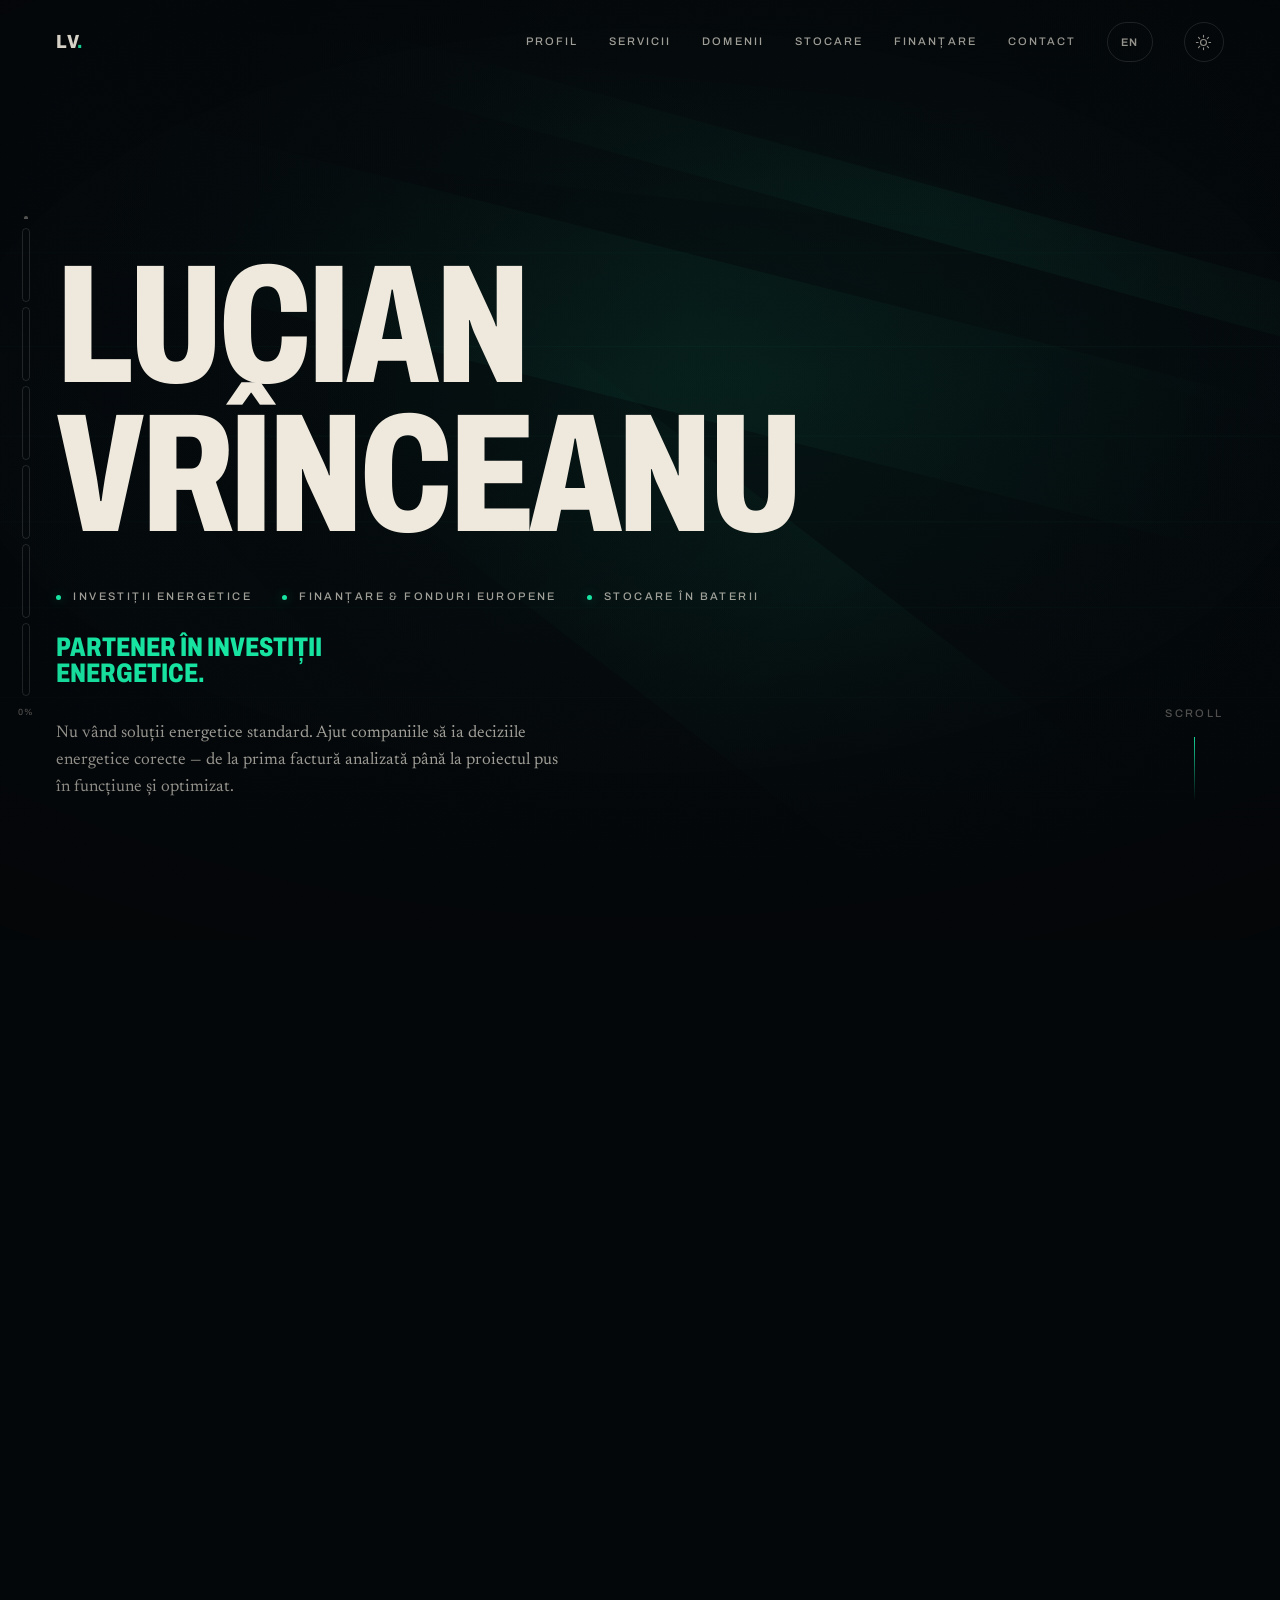
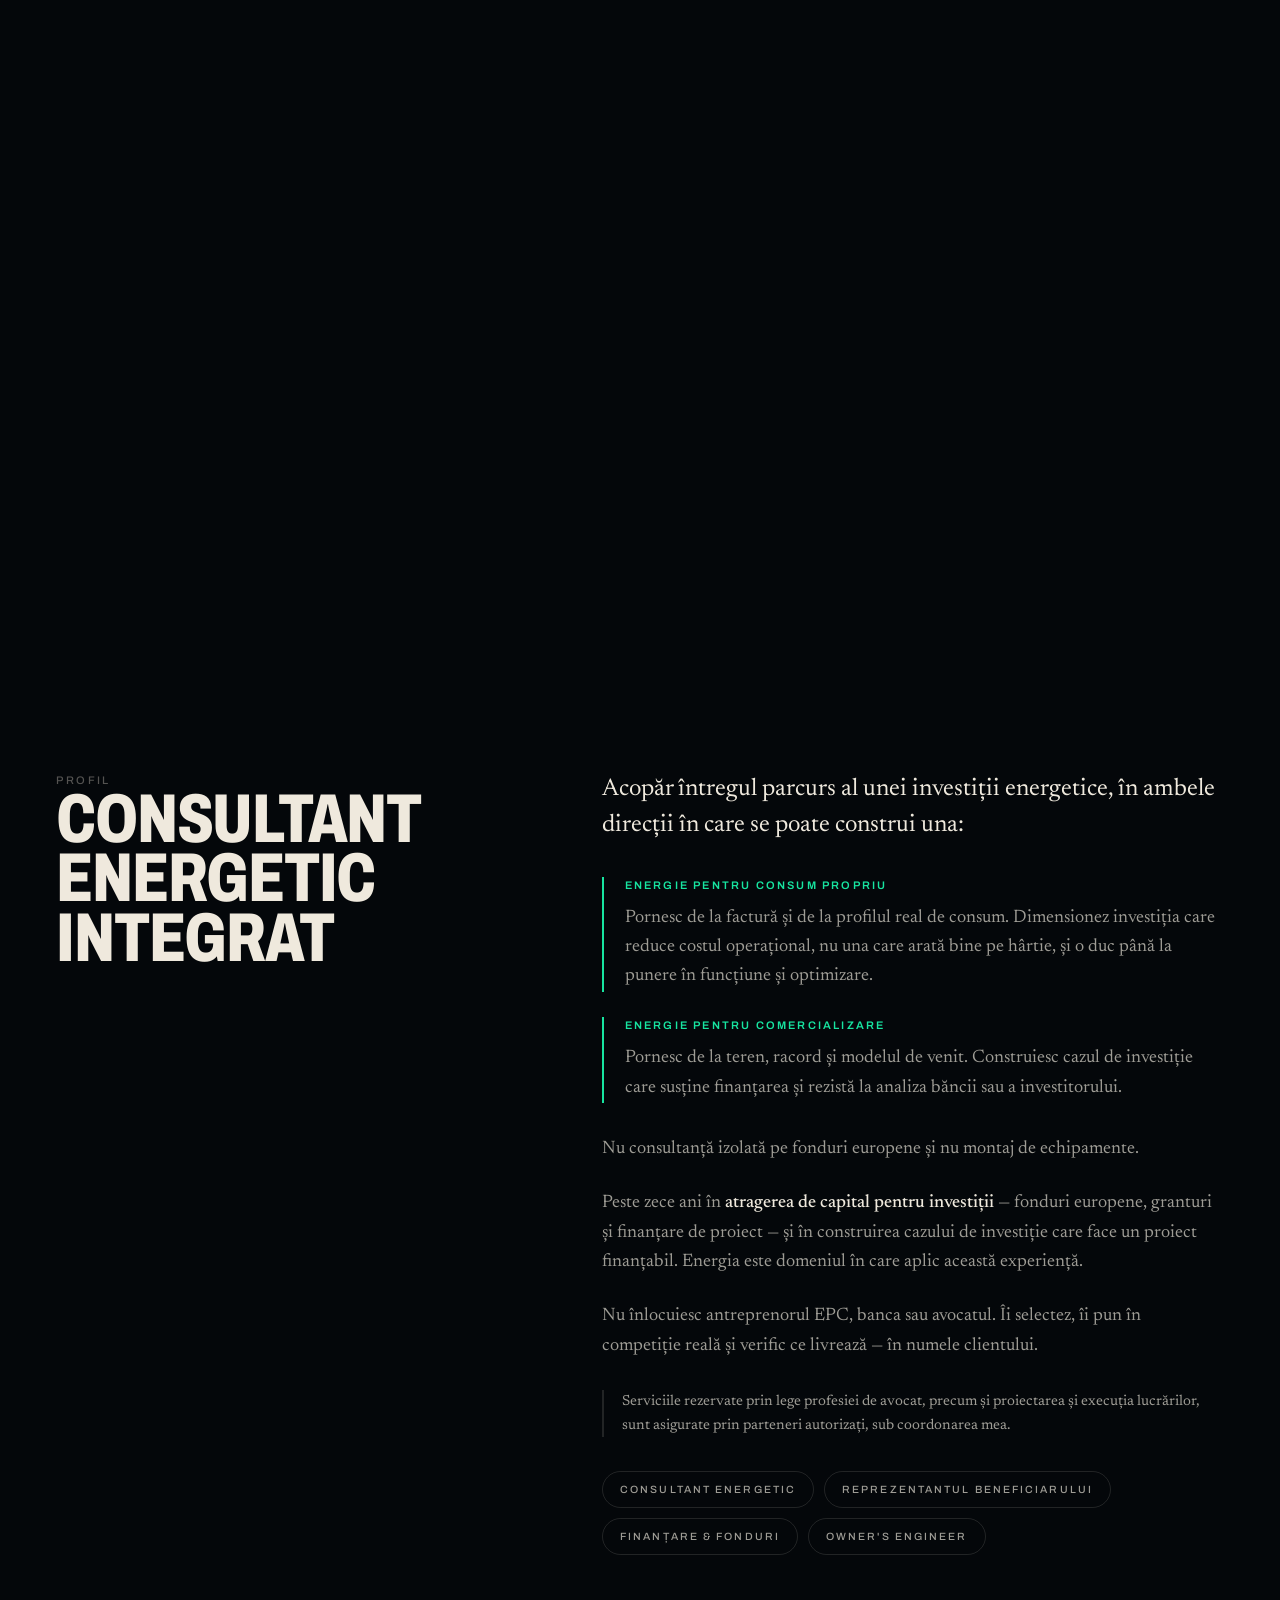
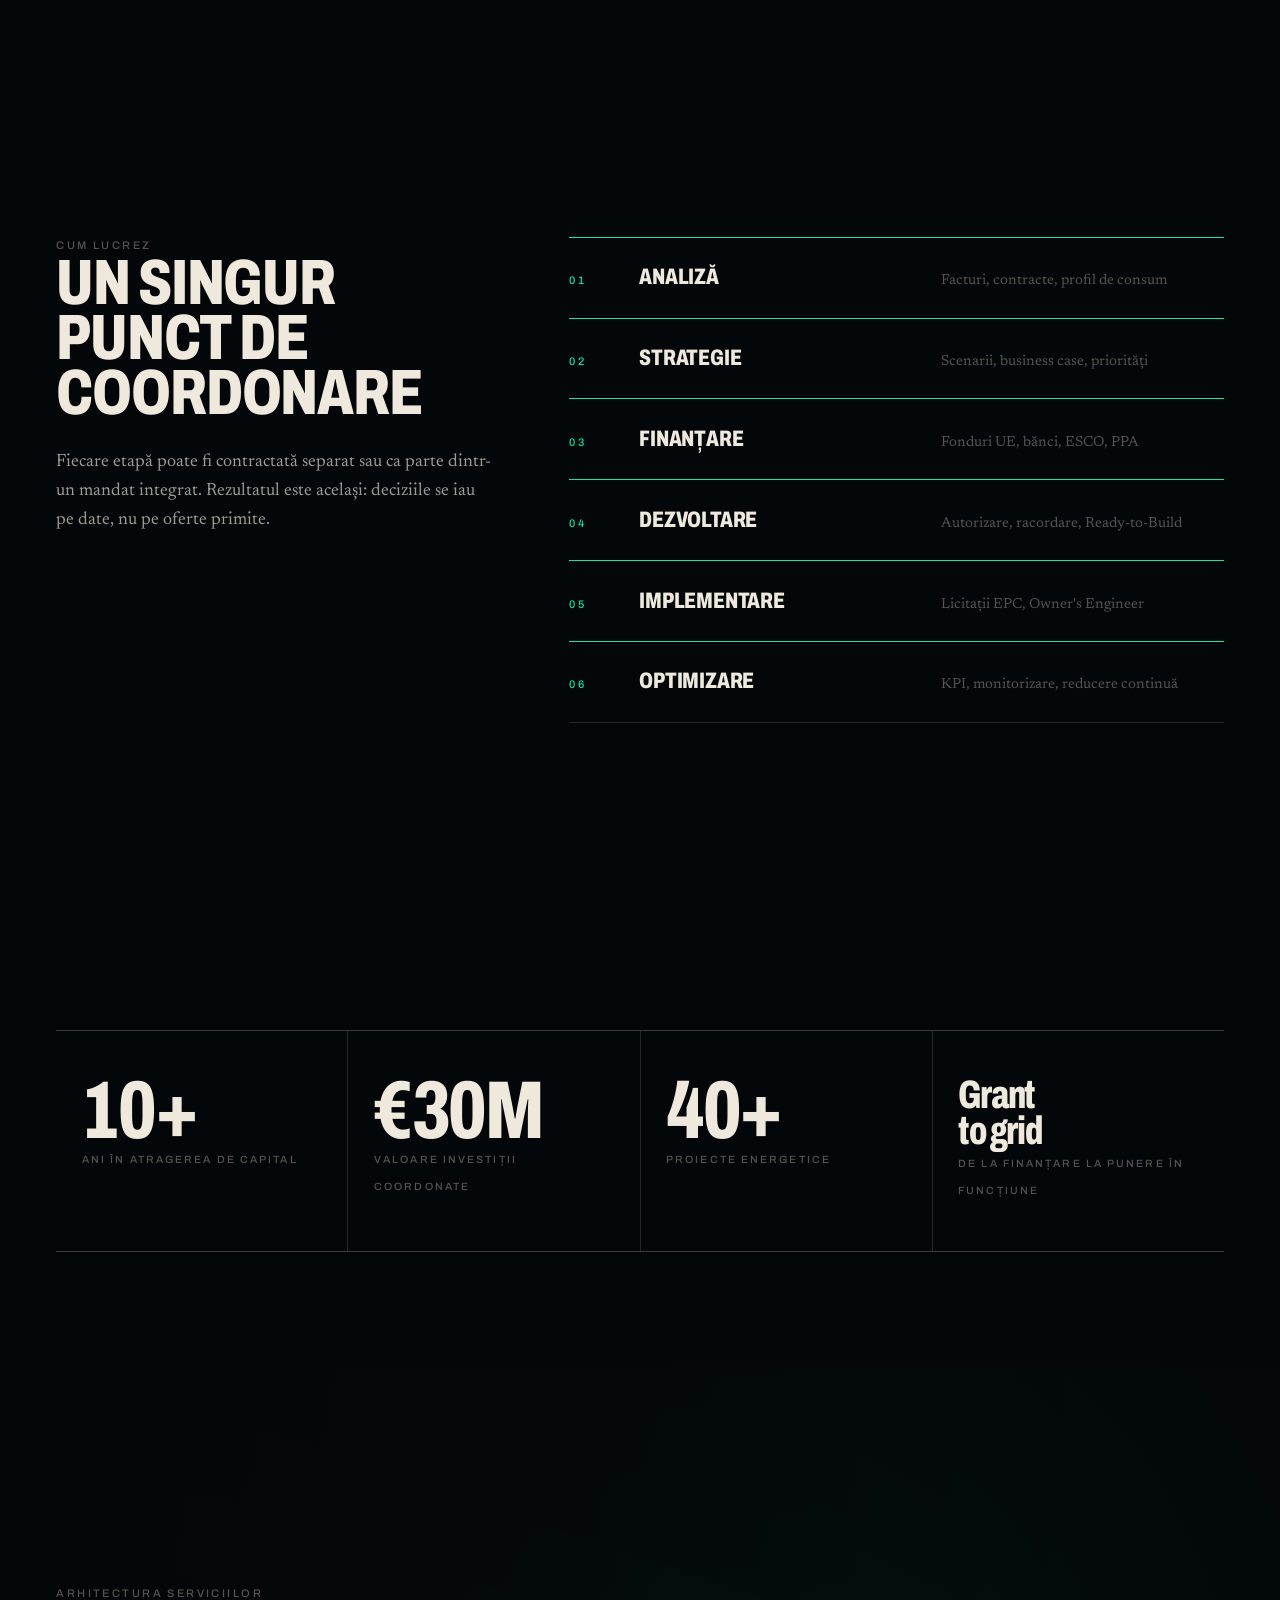
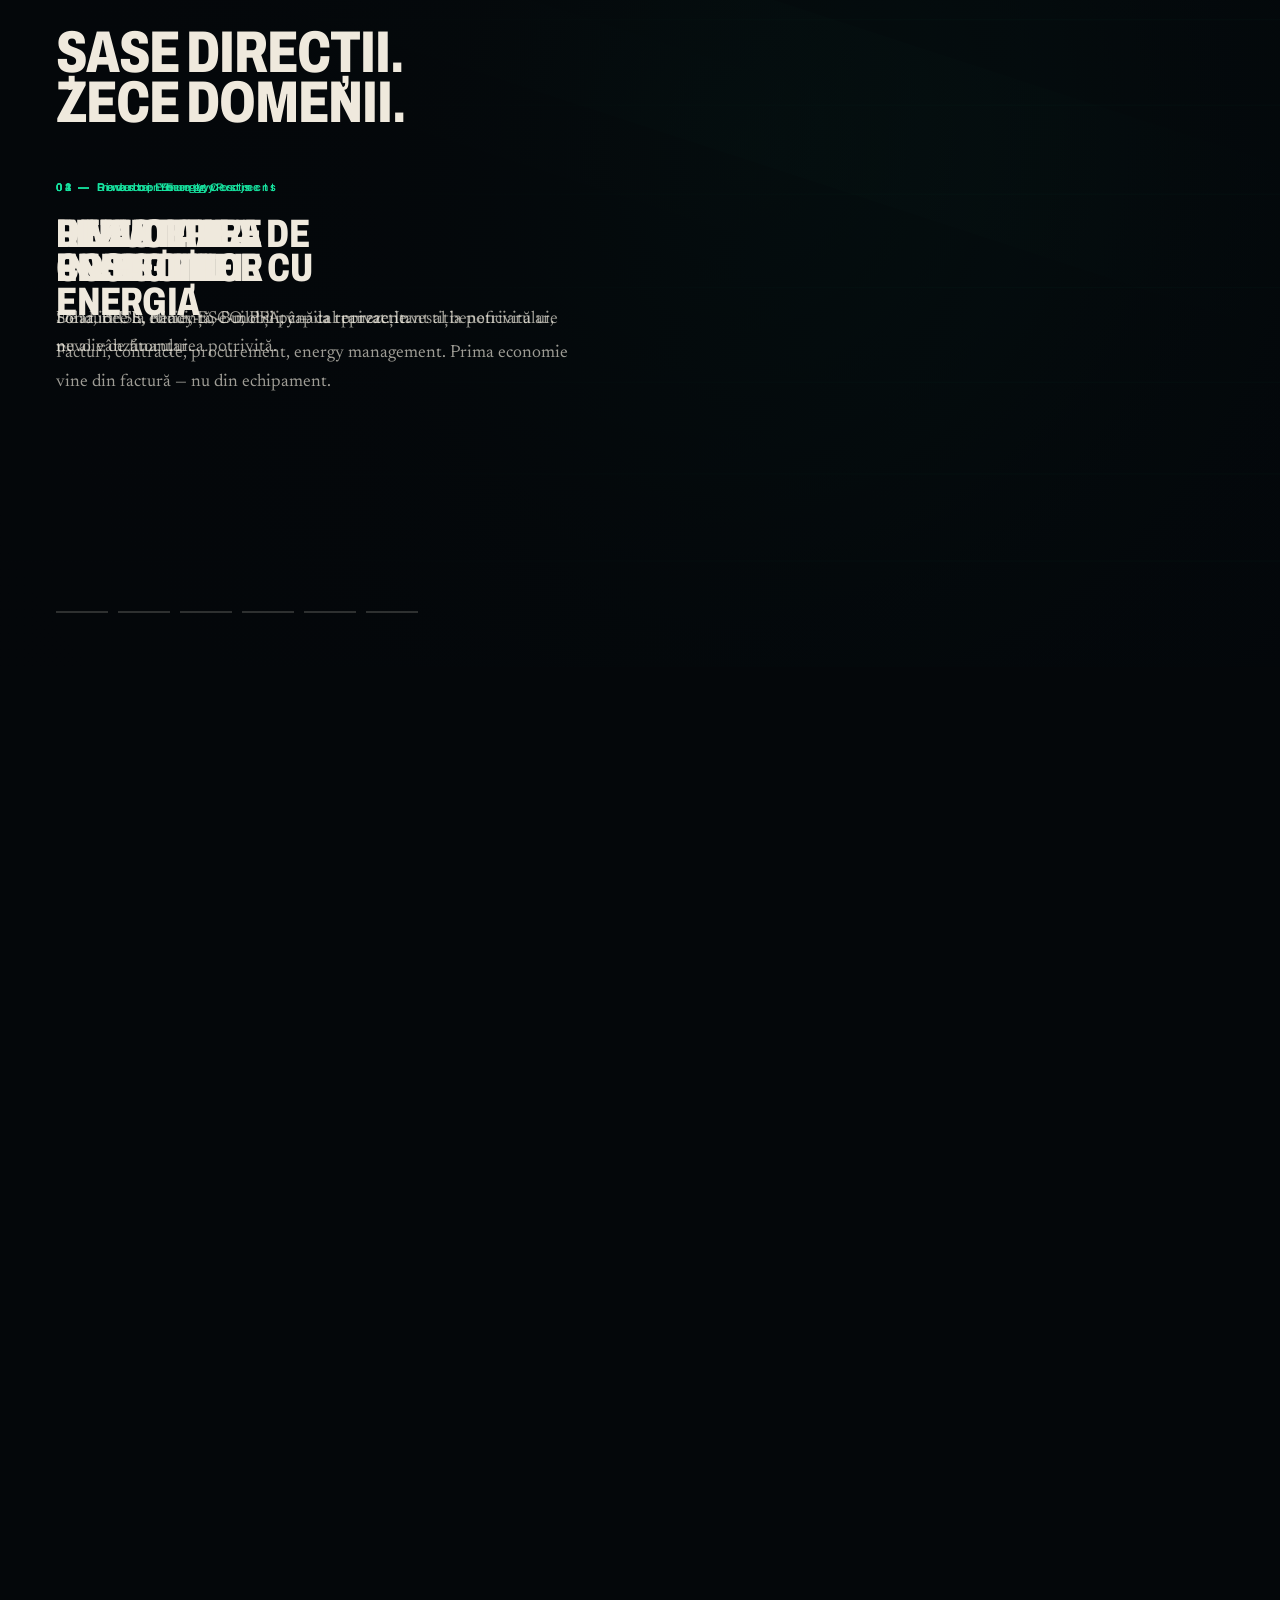
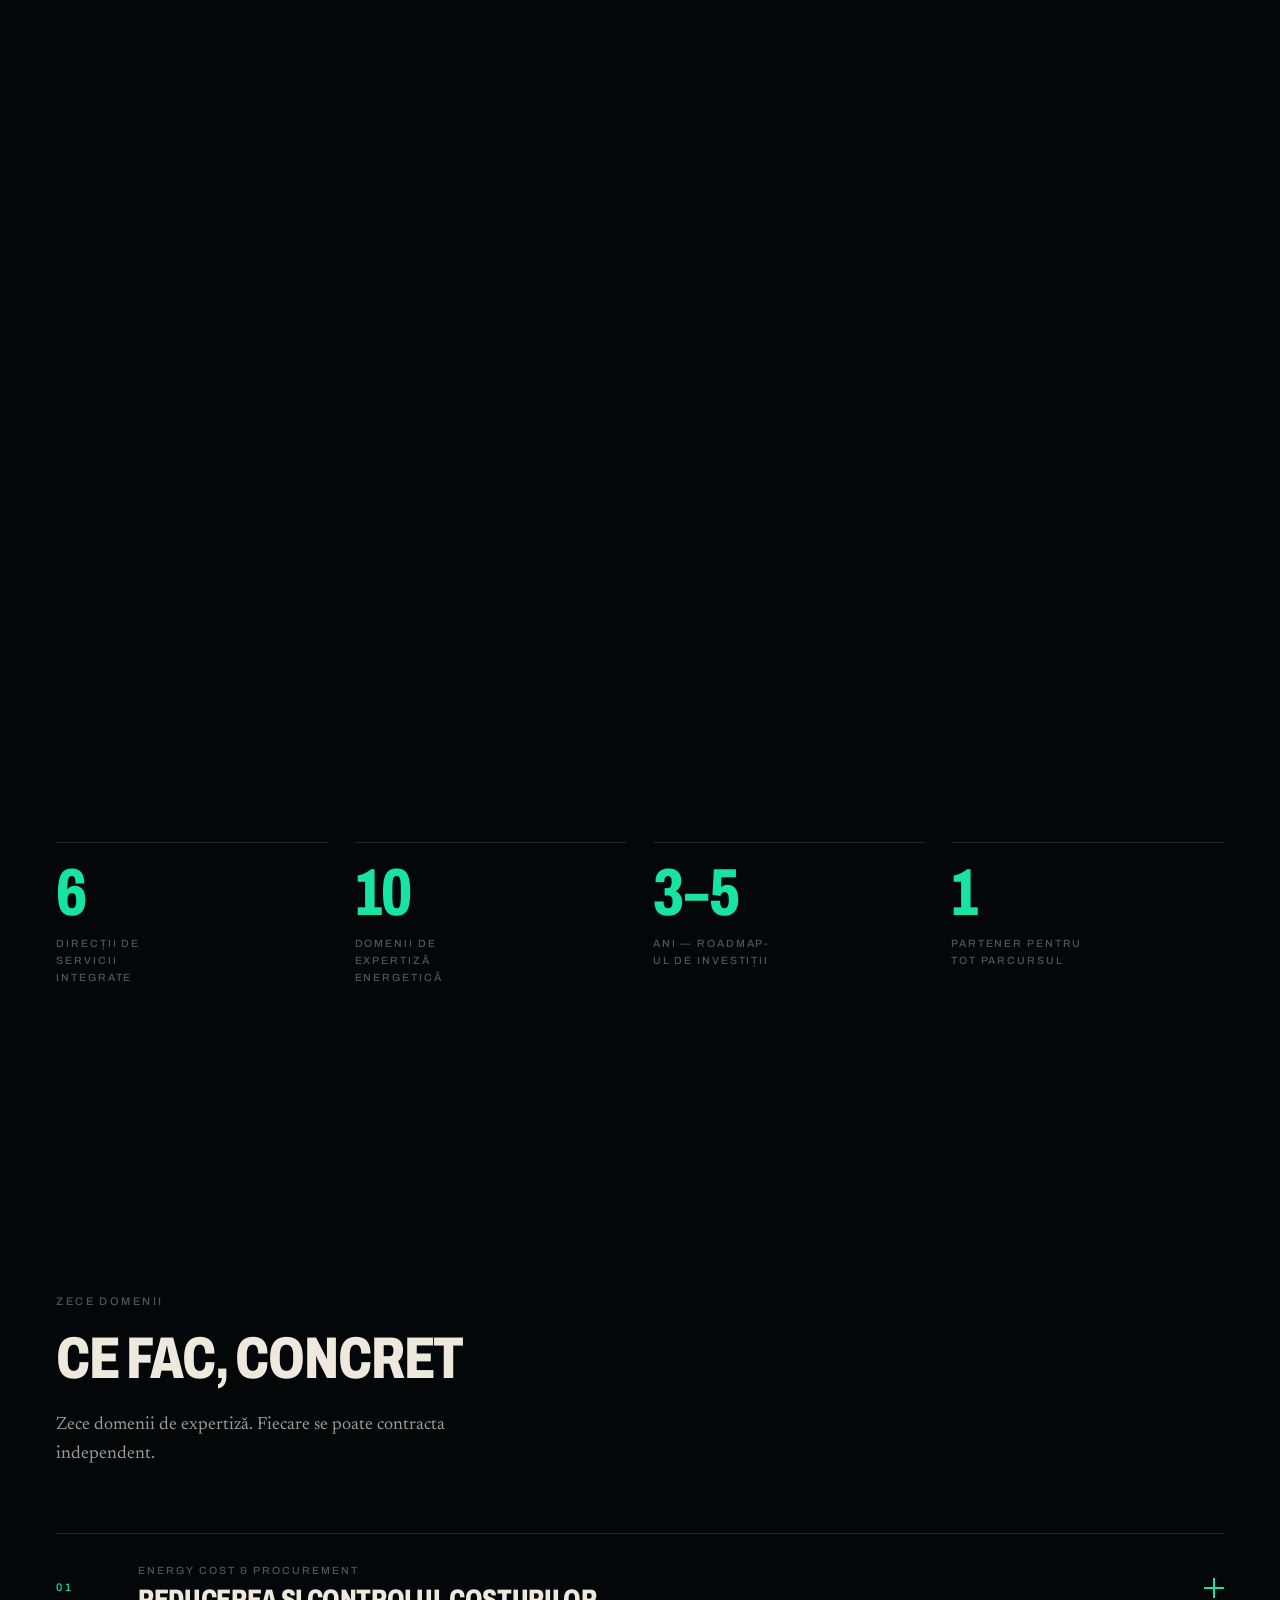
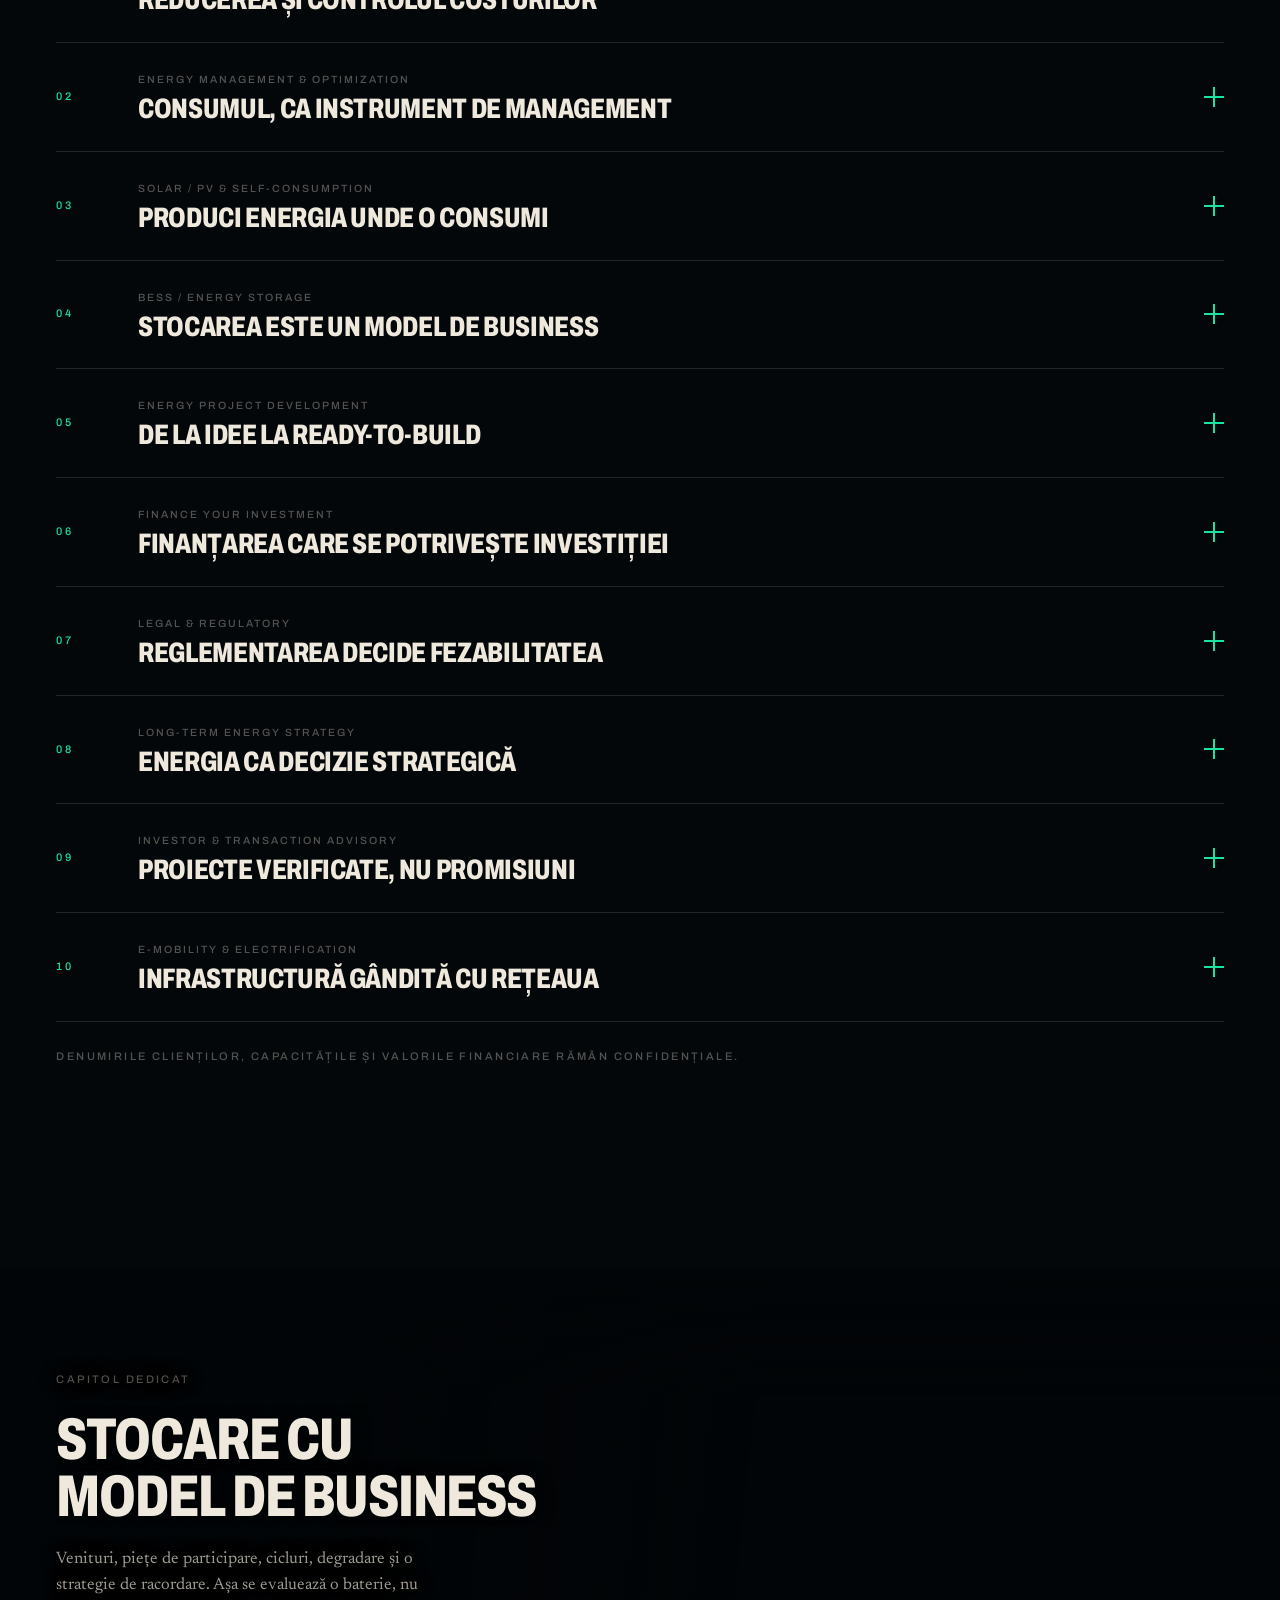
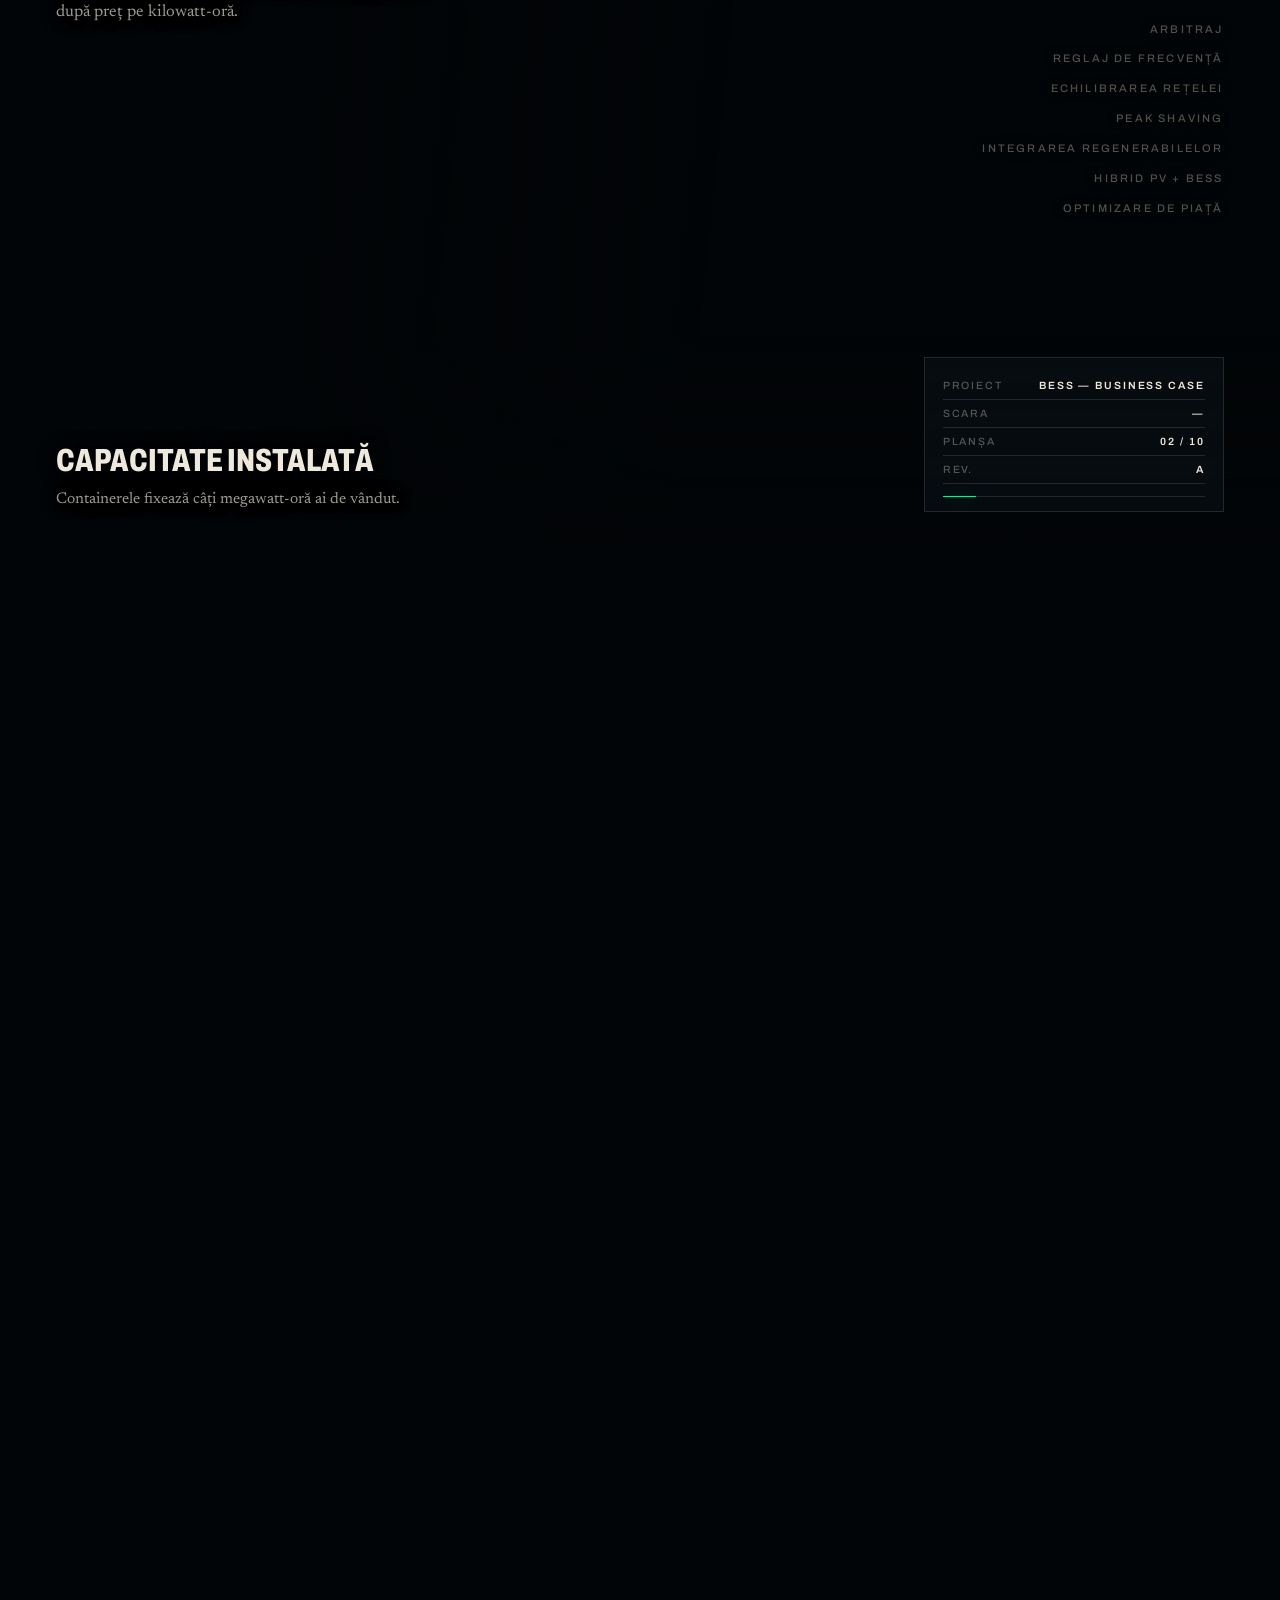
<file: portfolio/index.html>
<!DOCTYPE html>
<html lang="ro">
<head>
<meta charset="utf-8" />
<meta name="viewport" content="width=device-width, initial-scale=1, viewport-fit=cover" />
<title>Lucian Vrînceanu — Investiții energetice · Finanțare · Stocare în baterii</title>
<meta name="description" content="Finanțare și structurare de investiții în energie — fonduri europene, project finance și stocare în baterii la scară industrială, de la oportunitate la activ în funcțiune." />
<meta name="theme-color" content="#04070A" />

<!-- THE ADDRESS. These four absolute URLs are the only place the site knows
     where it lives, and a share card will not render from a relative path.
     Move the site to another address and these four lines — plus the address
     printed on share.png and the URL in the vCard — are what change. -->
<link rel="canonical" href="https://lucianvrinceanu.com/" />
<meta property="og:url" content="https://lucianvrinceanu.com/" />
<meta property="og:image" content="https://lucianvrinceanu.com/share.png" />
<meta name="twitter:image" content="https://lucianvrinceanu.com/share.png" />

<meta property="og:type" content="website" />
<meta property="og:site_name" content="Lucian Vrînceanu" />
<meta property="og:locale" content="ro_RO" />
<meta property="og:locale:alternate" content="en_US" />
<meta property="og:title" content="Partener în investiții energetice" />
<meta property="og:description" content="Consultant energetic. Investiții în energie, finanțare și fonduri europene, stocare în baterii — de la oportunitate la activ în funcțiune." />
<meta property="og:image:width" content="1200" />
<meta property="og:image:height" content="630" />
<meta property="og:image:alt" content="Partener în investiții energetice — Lucian Vrînceanu, consultant energetic" />
<meta name="twitter:card" content="summary_large_image" />

<link rel="icon" href="favicon.svg" type="image/svg+xml" />
<link rel="apple-touch-icon" href="apple-touch-icon.png" />
<!-- Typefaces, self-hosted from fonts/ (no third-party request). To load them
     from Google Fonts instead, see README. -->
<link rel="stylesheet" href="fonts/fonts.css" />

<script>
/* Runs before paint so the page never flashes the wrong theme. Dark is the
   brand default; only an explicit choice moves it. */
(function () {
  try {
    var t = localStorage.getItem('lv-theme');
    document.documentElement.setAttribute('data-theme', t === 'light' ? 'light' : 'dark');
  } catch (e) { document.documentElement.setAttribute('data-theme', 'dark'); }
})();
</script>

<style>
/* ══════════════════════════════════════════════════════════════
   TOKENS
   ══════════════════════════════════════════════════════════════ */
:root{
  --ink:        #04070A;
  --ink-raise:  #080D11;
  --ink-glass:  rgba(12,19,24,.55);
  --cream:      #EFE9DD;
  --cream-mid:  rgba(239,233,221,.66);
  --cream-low:  rgba(239,233,221,.34);
  --cream-dim:  rgba(239,233,221,.18);
  --hair:       rgba(239,233,221,.13);
  --em:         #17E4A0;   /* accent for text and hairlines */
  --em-fill:    #17E4A0;   /* solid fills: buttons, bars, 3D emissive */
  --em-deep:    #0A5B45;
  --em-glow:    rgba(23,228,160,.42);
  --em-wash:    rgba(23,228,160,.16);
  --em-read:    #17E4A0;   /* accent tuned for small text on a panel */
  --on-em:      #02120C;   /* text sitting on an --em-fill surface */

  /* Scrims over the cinematic clips. The footage is dark in both themes, so
     light mode needs a pale veil or the dark type on top becomes unreadable. */
  --hero-scrim: linear-gradient(to top,var(--ink) 2%,rgba(4,7,10,.34) 34%,rgba(4,7,10,.12) 58%,rgba(4,7,10,.66) 100%),
                radial-gradient(90% 70% at 62% 42%,transparent 30%,rgba(4,7,10,.62) 100%);
  --exp-scrim:  linear-gradient(100deg,var(--ink) 6%,rgba(4,7,10,.9) 34%,rgba(4,7,10,.42) 76%);
  --fin-scrim:  linear-gradient(to top,var(--ink) 4%,rgba(4,7,10,.74) 46%,rgba(4,7,10,.5) 100%);
  --vignette:   radial-gradient(120% 90% at 50% 45%,transparent 42%,rgba(0,0,0,.5) 100%);
  --grain-op:   .055;
  --nav-bg:     rgba(4,7,10,.72);
  /* Light mode puts dark nav labels over the top of a clip that may itself be
     dark. A short veil under the bar keeps them legible without washing the
     picture, and it is not needed at all on the dark theme. */
  --nav-veil:   linear-gradient(to bottom,rgba(245,242,235,.96) 0%,rgba(245,242,235,.62) 45%,rgba(245,242,235,0) 100%);
  --nav-veil-op: 0;
  --card-hover: rgba(14,24,29,.72);
  --bess-bg:    #020507;
  --fallback-bg:#04070A;
  --fallback-veil: rgba(4,7,10,.42);
  --fallback-tint: 23,228,160;

  --display: "Archivo", "Helvetica Neue", Arial, sans-serif;
  --text:    "Newsreader", Georgia, "Times New Roman", serif;

  --gut: clamp(20px, 4.4vw, 84px);
  --rule: 1px solid var(--hair);
  --ease: cubic-bezier(.16,.84,.28,1);
  --ease-io: cubic-bezier(.62,.02,.24,1);
}

html[data-theme="light"]{
  --ink:        #F5F2EB;
  --ink-raise:  #ECE7DC;
  --ink-glass:  rgba(255,253,248,.62);
  --cream:      #0C1116;
  --cream-mid:  rgba(12,17,22,.74);
  --cream-low:  rgba(12,17,22,.70);
  --cream-dim:  rgba(12,17,22,.30);
  --hair:       rgba(12,17,22,.15);

  --em:         #067A55;
  --em-fill:    #04704F;
  --em-deep:    #04503A;
  --em-glow:    rgba(6,122,85,.30);
  --em-wash:    rgba(6,122,85,.13);
  --em-read:    #04503A;
  --on-em:      #FFFFFF;

  /* Dark type cannot sit on dark footage, but washing the whole frame turns
     the film into fog — and it punishes the already-bright clips worst. So
     the light is pooled exactly where the words are and released everywhere
     else, leaving most of the picture untouched. */
  --hero-scrim: radial-gradient(125% 100% at 6% 94%,
                  rgba(245,242,235,.97) 0%, rgba(245,242,235,.90) 26%,
                  rgba(245,242,235,.42) 54%, rgba(245,242,235,.06) 82%),
                linear-gradient(to top, var(--ink) 0%,
                  rgba(245,242,235,.62) 9%, rgba(245,242,235,.05) 30%);
  --exp-scrim:  linear-gradient(100deg, var(--ink) 0%,
                  rgba(245,242,235,.96) 24%, rgba(245,242,235,.74) 44%,
                  rgba(245,242,235,.20) 66%, rgba(245,242,235,.04) 100%);
  --fin-scrim:  linear-gradient(to top, var(--ink) 0%,
                  rgba(245,242,235,.94) 10%, rgba(245,242,235,.86) 52%,
                  rgba(245,242,235,.44) 82%, rgba(245,242,235,.08) 100%);
  --vignette:   radial-gradient(120% 90% at 50% 45%,transparent 55%,rgba(90,80,60,.16) 100%);
  --grain-op:   .028;
  --nav-bg:     rgba(245,242,235,.80);
  --nav-veil-op: 1;
  --card-hover: rgba(255,253,248,.86);
  --bess-bg:    #F5F2EB;
  --fallback-bg:#F5F2EB;
  --fallback-veil: rgba(245,242,235,.30);
  --fallback-tint: 6,122,85;

  color-scheme: light;
}

/* ══════════════════════════════════════════════════════════════
   BASE
   ══════════════════════════════════════════════════════════════ */
*,*::before,*::after{box-sizing:border-box}
html{-webkit-text-size-adjust:100%}
body{
  margin:0; background:var(--ink); color:var(--cream);
  font-family:var(--text); font-size:17px; line-height:1.62;
  -webkit-font-smoothing:antialiased; -moz-osx-font-smoothing:grayscale;
  overflow-x:hidden;
}
body.is-locked{overflow:hidden;height:100vh}
img,video,canvas{display:block;max-width:100%}
a{color:inherit;text-decoration:none}
::selection{background:var(--em-fill);color:var(--on-em)}
:focus-visible{outline:2px solid var(--em);outline-offset:4px;border-radius:2px}

h1,h2,h3,h4,.dsp{
  font-family:var(--display); font-weight:800;
  font-stretch:74%; letter-spacing:-.018em; line-height:.86;
  margin:0; text-transform:uppercase;
}
.mono{
  font-family:var(--display); font-stretch:100%; font-weight:500;
  font-size:11px; letter-spacing:.22em; text-transform:uppercase;
  color:var(--cream-low);
}
.wrap{max-width:1560px;margin-inline:auto;padding-inline:var(--gut)}
.sec{padding-block:clamp(110px,15vw,230px)}
#about{padding-bottom:clamp(60px,7vw,110px)}
.sec--tight{padding-block:clamp(70px,9vw,140px)}

/* ── film grain + vignette ─────────────────────────────────── */
#grain,#vig{position:fixed;inset:-40px;pointer-events:none;z-index:900}
#grain{
  background-image:var(--grain);
  opacity:var(--grain-op); mix-blend-mode:overlay;
  animation:grainShift 700ms steps(1) infinite;
}
@keyframes grainShift{
  0%  {transform:translate(0,0)}      20%{transform:translate(-3%,2%)}
  40% {transform:translate(2%,-3%)}   60%{transform:translate(-2%,-2%)}
  80% {transform:translate(3%,1%)}    100%{transform:translate(0,0)}
}
#vig{ z-index:899; background:var(--vignette); }
@media (prefers-reduced-motion:reduce){ #grain{animation:none} }

/* ── reveal primitive ─────────────────────────────────────── */
.rv{opacity:0;transform:translateY(26px)}
.ch,.w i,[data-splitlines] span i{display:inline-block;will-change:transform}
.ln{display:block;overflow:hidden}

/* ══════════════════════════════════════════════════════════════
   PRELOADER
   ══════════════════════════════════════════════════════════════ */
#pre{
  position:fixed;inset:0;z-index:1000;background:var(--ink);
  display:flex;flex-direction:column;justify-content:flex-end;
  padding:var(--gut);gap:26px;
}
#pre .bar{height:1px;background:var(--hair);position:relative;overflow:hidden}
#pre .bar i{position:absolute;inset:0;width:0;background:var(--em-fill);box-shadow:0 0 22px var(--em-glow)}
#pre .row{display:flex;justify-content:space-between;align-items:flex-end}
#pre .nm{font-family:var(--display);font-weight:800;font-stretch:74%;
  text-transform:uppercase;line-height:.84;font-size:clamp(34px,7vw,92px)}
#pre .pct{font-family:var(--display);font-stretch:100%;font-weight:500;
  font-size:12px;letter-spacing:.2em;color:var(--cream-low)}

/* ══════════════════════════════════════════════════════════════
   NAV
   ══════════════════════════════════════════════════════════════ */
/* ── chapter rail ──────────────────────────────────────────────
   Six cells, one per chapter, charging as the page is read: the reader is
   filling a battery, which is the thing this practice is about. The cells are
   equal because they count chapters, not distance — the figure underneath
   counts the distance. */
#chapRail{position:fixed;left:clamp(12px,1.4vw,26px);top:24vh;bottom:20vh;z-index:790;
  pointer-events:none;display:flex;flex-direction:column;align-items:center;gap:9px}
.rail-cap{flex:none;width:4px;height:3px;border-radius:2px 2px 0 0;background:var(--cream-low)}
#chapCells{list-style:none;margin:0;padding:0;flex:1;width:8px;
  display:flex;flex-direction:column;gap:5px}
#chapCells li{flex:1;position:relative}
#chapCells li::before{content:'';position:absolute;inset:0;border-radius:4px;
  border:1px solid var(--hair);transition:border-color .4s var(--ease)}
#chapCells li i{position:absolute;left:1.5px;right:1.5px;top:1.5px;height:calc(100% - 3px);
  border-radius:2.5px;background:var(--em);transform:scaleY(0);transform-origin:top}
/* a one-pixel cell is unclickable, so the hit area reaches well past it */
#chapCells a{pointer-events:auto;position:absolute;inset:-3px -10px;display:block}
#chapCells li:hover::before{border-color:var(--cream-low)}
#chapCells li.is-here::before{border-color:var(--em)}
#chapPct{flex:none;font-family:var(--display);font-stretch:100%;font-weight:500;
  font-size:9px;letter-spacing:.1em;color:var(--cream-low);font-variant-numeric:tabular-nums}
@media (max-width:820px){
  #chapRail{left:7px;top:18vh;bottom:13vh;gap:7px}
  #chapCells{width:6px;gap:4px}
  #chapPct{display:none}
}

#nav{
  position:fixed;top:0;left:0;right:0;z-index:800;
  display:flex;align-items:center;justify-content:space-between;
  padding:22px var(--gut);
  transition:background .5s var(--ease),backdrop-filter .5s var(--ease),border-color .5s;
  border-bottom:1px solid transparent;
}
#nav.solid{
  background:var(--nav-bg);backdrop-filter:blur(16px) saturate(140%);
  -webkit-backdrop-filter:blur(16px) saturate(140%);
  border-bottom-color:var(--hair);
}
#nav::before{
  content:'';position:absolute;left:0;right:0;top:0;height:124px;z-index:-1;
  pointer-events:none;background:var(--nav-veil);opacity:var(--nav-veil-op);
  transition:opacity .5s var(--ease);
}
#nav.solid::before{opacity:0}
#nav .mark{font-family:var(--display);font-weight:800;font-stretch:88%;
  letter-spacing:.02em;font-size:19px;text-transform:uppercase}
#nav .mark em{color:var(--em);font-style:normal}
#nav ul{display:flex;gap:clamp(16px,2.4vw,40px);list-style:none;margin:0;padding:0}
#nav ul a{
  font-family:var(--display);font-stretch:100%;font-weight:500;font-size:11px;
  letter-spacing:.19em;text-transform:uppercase;color:var(--cream-mid);
  position:relative;padding-block:6px;transition:color .35s var(--ease);
}
#nav ul a::after{
  content:'';position:absolute;left:0;right:100%;bottom:0;height:1px;
  background:var(--em);transition:right .45s var(--ease);
}
#nav ul a:hover,#nav ul a.is-here{color:var(--cream)}
#nav ul a:hover::after,#nav ul a.is-here::after{right:0}
.nav-right{display:flex;align-items:center;gap:clamp(16px,2.4vw,40px)}
.theme-t{
  width:40px;height:40px;border-radius:50%;border:1px solid var(--hair);
  background:transparent;color:var(--cream-mid);display:grid;place-items:center;
  cursor:pointer;padding:0;flex:none;
  transition:color .35s var(--ease),border-color .35s var(--ease),transform .35s var(--ease);
}
.theme-t:hover{color:var(--cream);border-color:var(--em);transform:rotate(-18deg)}
.theme-t svg{width:17px;height:17px;display:block}
.theme-t .ico-moon{display:none}
html[data-theme="light"] .theme-t .ico-sun{display:none}
html[data-theme="light"] .theme-t .ico-moon{display:block}
@media (max-width:820px){ #nav ul{display:none} }

/* grain texture (inline SVG turbulence) */
:root{
  --grain:url("data:image/svg+xml,%3Csvg xmlns='http://www.w3.org/2000/svg' width='260' height='260'%3E%3Cfilter id='n'%3E%3CfeTurbulence type='fractalNoise' baseFrequency='.82' numOctaves='3' stitchTiles='stitch'/%3E%3CfeColorMatrix type='saturate' values='0'/%3E%3C/filter%3E%3Crect width='100%25' height='100%25' filter='url(%23n)'/%3E%3C/svg%3E");
}

/* ══════════════════════════════════════════════════════════════
   HERO
   ══════════════════════════════════════════════════════════════ */
#hero{height:420vh;position:relative}
.hero-pin{position:sticky;top:0;height:100vh;overflow:hidden}
#heroStage{position:absolute;inset:0}
#heroStage video,#heroStage canvas{
  position:absolute;inset:0;width:100%;height:100%;object-fit:cover;
}
#heroStage::after{
  content:'';position:absolute;inset:0;pointer-events:none;
  background:var(--hero-scrim);
}
.hero-type{
  position:absolute;left:var(--gut);right:var(--gut);bottom:clamp(78px,11vh,132px);
  z-index:3;
}
.hero-name{
  font-size:clamp(58px,13.2vw,232px);font-stretch:70%;letter-spacing:-.028em;
  line-height:.88;
}
.hero-name .ln{
  /* Î in VRÎNCEANU carries a circumflex above cap height; the rise-up mask
     would shear it off, so open the box upward and pull the layout back. */
  padding-top:.18em; margin-top:-.18em;
}
.hero-name .ch{
  transform:translateY(112%) rotate(4deg);
}
.hero-sub{
  display:flex;flex-wrap:wrap;gap:10px 30px;margin-top:clamp(22px,3vw,42px);
  font-family:var(--display);font-stretch:100%;font-weight:500;font-size:11px;
  letter-spacing:.22em;text-transform:uppercase;color:var(--cream-mid);
}
.hero-sub span{display:flex;align-items:center;gap:12px;opacity:0}
.hero-sub span::before{content:'';width:5px;height:5px;background:var(--em-fill);
  border-radius:50%;box-shadow:0 0 12px var(--em-glow)}
.hero-state{
  margin:clamp(20px,2.6vw,34px) 0 0;max-width:56ch;
  font-size:clamp(15px,1.32vw,20px);line-height:1.6;color:var(--cream-mid);
  opacity:0;
}
.hero-cue{
  position:absolute;right:var(--gut);bottom:clamp(78px,11vh,132px);z-index:3;
  display:flex;flex-direction:column;align-items:center;gap:14px;
}
.hero-cue i{display:block;width:1px;height:64px;background:linear-gradient(var(--em),transparent);
  animation:cueDrop 2.1s var(--ease-io) infinite}
@keyframes cueDrop{0%{transform:scaleY(0);transform-origin:top}
  55%{transform:scaleY(1);transform-origin:top}
  56%{transform:scaleY(1);transform-origin:bottom}
  100%{transform:scaleY(0);transform-origin:bottom}}
@media (max-width:820px){ .hero-cue{display:none} }

/* ══════════════════════════════════════════════════════════════
   ABOUT
   ══════════════════════════════════════════════════════════════ */
.about-grid{display:grid;grid-template-columns:minmax(0,.86fr) minmax(0,1.14fr);
  gap:clamp(34px,6vw,110px);align-items:start}
#about h2{font-size:clamp(34px,5.4vw,92px);max-width:13ch}
.about-body p{margin:0 0 1.35em;font-size:clamp(16px,1.42vw,21px);color:var(--cream-mid)}
.about-body p strong{color:var(--cream);font-weight:500}
.about-body p:first-child{font-size:clamp(19px,1.9vw,29px);line-height:1.48;color:var(--cream)}
.role-line{display:flex;flex-wrap:wrap;gap:10px;margin-top:34px}
.role-line b{
  font-family:var(--display);font-stretch:100%;font-weight:500;font-size:10.5px;
  letter-spacing:.2em;text-transform:uppercase;color:var(--cream-mid);
  border:var(--rule);border-radius:999px;padding:9px 17px;
}
/* The profile names the two directions an energy investment can take. They
   are the spine of the section, so they get their own block rather than
   disappearing into the run of paragraphs. */
.dirs{display:grid;gap:clamp(18px,2vw,26px);margin:0 0 1.9em}
.dirs .dir{border-left:2px solid var(--em);padding-left:clamp(16px,1.6vw,22px)}
.dirs .dir b{display:block;margin-bottom:9px;
  font-family:var(--display);font-stretch:100%;font-weight:600;font-size:11px;
  letter-spacing:.2em;text-transform:uppercase;color:var(--em-read)}
.about-body .dirs .dir p{margin:0}
@media (max-width:900px){ .about-grid{grid-template-columns:1fr} }

/* ══════════════════════════════════════════════════════════════
   IMPACT
   ══════════════════════════════════════════════════════════════ */
.stats{display:grid;grid-template-columns:repeat(4,1fr);gap:1px;background:var(--hair);
  border-block:var(--rule)}
.stat{background:var(--ink);padding:clamp(30px,3.6vw,62px) clamp(18px,2vw,36px)}
.fig{font-family:var(--display);font-weight:800;font-stretch:70%;
  font-size:clamp(40px,6.4vw,116px);line-height:.84;letter-spacing:-.03em;
  font-variant-numeric:tabular-nums}
.stat--hero{background:var(--ink-raise)}
.stat--hero .fig{color:var(--em);text-shadow:0 0 44px var(--em-glow)}
.stat--word .fig{font-size:clamp(26px,3.1vw,54px);line-height:.92}
.lab{margin-top:16px;font-family:var(--display);font-stretch:100%;font-weight:500;
  font-size:10.5px;letter-spacing:.2em;text-transform:uppercase;color:var(--cream-low)}
@media (max-width:860px){ .stats{grid-template-columns:repeat(2,1fr)} }

/* ══════════════════════════════════════════════════════════════
   EXPERTISE
   ══════════════════════════════════════════════════════════════ */
#expertise{height:640vh;position:relative}
.exp-pin{position:sticky;top:0;height:100vh;overflow:hidden;display:flex;align-items:center}
.exp-media{position:absolute;inset:0}
.exp-media video,.exp-media canvas{position:absolute;inset:0;width:100%;height:100%;object-fit:cover}
.exp-media::after{content:'';position:absolute;inset:0;
  background:var(--exp-scrim)}
.exp-inner{position:relative;z-index:2;width:100%}
.exp-inner>.mono{margin-bottom:clamp(16px,2vw,24px)}
.exp-head{font-size:clamp(30px,4.6vw,78px);max-width:14ch;margin-bottom:clamp(30px,4vw,64px)}
.pillars{position:relative;max-width:660px;min-height:270px}
.pillar{position:absolute;inset:0;opacity:0;pointer-events:none}
.pillar .idx{font-family:var(--display);font-stretch:100%;font-weight:500;font-size:11px;
  letter-spacing:.24em;color:var(--em);display:block;margin-bottom:20px}
.pillar h3{font-size:clamp(24px,3.1vw,52px);margin-bottom:20px;max-width:15ch}
.pillar p{margin:0;color:var(--cream-mid);font-size:clamp(15px,1.36vw,20px);max-width:52ch}
.exp-rail{position:absolute;left:var(--gut);bottom:clamp(40px,6vh,74px);
  display:flex;gap:10px;z-index:3}
.exp-rail i{width:52px;height:2px;background:var(--cream-dim);position:relative;overflow:hidden}
.exp-rail i b{position:absolute;inset:0;width:0;background:var(--em-fill);display:block}

/* ── hero claim + profile note ─────────────────────────────── */
.hero-claim{font-family:var(--display);font-weight:800;font-stretch:74%;
  text-transform:uppercase;font-size:clamp(17px,2.1vw,34px);line-height:.98;
  margin:clamp(18px,2.2vw,28px) 0 0;color:var(--em);max-width:23ch;opacity:0}
.hero-claim i{font-style:normal}
.about-body .note{font-size:14.5px;color:var(--cream-mid);border-left:2px solid var(--hair);
  padding-left:18px;margin-top:2em}

/* ── coverage figures ──────────────────────────────────────── */
.cover-grid{display:grid;grid-template-columns:repeat(4,1fr);gap:clamp(14px,2vw,34px)}
.cover{border-top:var(--rule);padding-top:22px}
.cfig{font-family:var(--display);font-weight:800;font-stretch:70%;
  font-size:clamp(38px,5.2vw,88px);line-height:.86;letter-spacing:-.03em;color:var(--em)}
.clab{display:block;margin-top:12px;font-family:var(--display);font-stretch:100%;
  font-weight:500;font-size:10.5px;letter-spacing:.18em;text-transform:uppercase;
  color:var(--cream-low);max-width:22ch}
@media (max-width:860px){ .cover-grid{grid-template-columns:repeat(2,1fr)} }

/* ── ten fields, as an expanding index ─────────────────────── */
.dom-head{font-size:clamp(32px,4.6vw,74px);margin-top:22px;max-width:16ch}
.domains{margin-top:clamp(36px,5vw,64px);border-top:var(--rule)}
.dom{border-bottom:var(--rule)}
.dom-head-btn{
  width:100%;background:none;border:0;cursor:pointer;color:inherit;text-align:left;
  display:grid;grid-template-columns:56px minmax(0,1fr) 28px;gap:clamp(12px,2vw,28px);
  align-items:center;padding:clamp(20px,2.2vw,32px) 0;font:inherit;
}
.dom-num{font-family:var(--display);font-stretch:100%;font-weight:500;font-size:11px;
  letter-spacing:.2em;color:var(--em)}
.dom-eng{display:block;font-family:var(--display);font-stretch:100%;font-weight:500;
  font-size:10.5px;letter-spacing:.19em;text-transform:uppercase;color:var(--cream-low);
  margin-bottom:8px}
.dom-title strong{display:block;font-family:var(--display);font-weight:800;font-stretch:74%;
  text-transform:uppercase;font-size:clamp(18px,2.2vw,36px);line-height:.94;letter-spacing:-.012em}
.dom-sign{position:relative;width:20px;height:20px;justify-self:end}
.dom-sign::before,.dom-sign::after{content:'';position:absolute;background:var(--em);
  transition:transform .45s var(--ease),opacity .45s var(--ease)}
.dom-sign::before{left:0;right:0;top:9px;height:2px}
.dom-sign::after{top:0;bottom:0;left:9px;width:2px}
.dom[open] .dom-sign::after,.dom.is-open .dom-sign::after{transform:scaleY(0);opacity:0}
.dom-head-btn:hover .dom-title strong{color:var(--em)}
.dom-body{display:grid;grid-template-rows:0fr;transition:grid-template-rows .55s var(--ease)}
.dom.is-open .dom-body{grid-template-rows:1fr}
.dom-inner{overflow:hidden}
.dom-inner>p{margin:0 0 22px;max-width:62ch;color:var(--cream-mid);font-size:16px}
.dom-inner ul{list-style:none;margin:0;padding:0 0 clamp(26px,3vw,40px);
  display:flex;flex-wrap:wrap;gap:8px}
.dom-inner li{font-family:var(--display);font-stretch:100%;font-weight:500;font-size:10.5px;
  letter-spacing:.14em;text-transform:uppercase;color:var(--cream-low);
  border:1px solid var(--cream-dim);border-radius:999px;padding:7px 14px}
@media (min-width:900px){ .dom-inner{padding-left:calc(56px + 2vw)} }
@media (max-width:600px){ .dom-head-btn{grid-template-columns:40px minmax(0,1fr) 20px} }

/* ── financing table ───────────────────────────────────────── */
.fin-head{font-size:clamp(30px,4.4vw,70px);margin-top:22px;max-width:18ch}
.fin-top{display:grid;grid-template-columns:minmax(0,1.15fr) minmax(0,1fr);
  gap:clamp(28px,5vw,88px);align-items:end}
.fin-map .mono{margin-bottom:clamp(16px,2vw,24px)}
/* One hairline spine, a node per question, and a short branch out to the route
   it leads to — the same drawn-in-thin-lines language as the storage plates. */
.fin-steps{list-style:none;margin:0;padding:0;position:relative}
.fin-steps li{position:relative;padding:0 0 clamp(20px,2.4vw,30px) 26px}
.fin-steps li:last-child{padding-bottom:0}
.fin-steps li::before{content:'';position:absolute;left:0;top:6px;width:7px;height:7px;
  border-radius:50%;background:var(--em)}
.fin-steps li:not(:last-child)::after{content:'';position:absolute;left:3px;top:13px;bottom:0;
  width:1px;background:var(--hair)}
.fmq{margin:0;font-size:14.5px;line-height:1.45;color:var(--cream-mid);max-width:30ch}
.fmo{margin:9px 0 0;display:flex;align-items:center;gap:11px;
  font-family:var(--display);font-weight:800;font-stretch:74%;text-transform:uppercase;
  font-size:clamp(13.5px,1.15vw,17px);line-height:1.05;color:var(--cream);letter-spacing:-.004em}
.fmo::before{content:'';flex:0 0 22px;height:1px;background:var(--cream-low)}
@media (max-width:900px){
  .fin-top{grid-template-columns:1fr;gap:clamp(30px,5vw,44px)}
  .fin-map{margin-top:4px}
}
.fin-table{margin-top:clamp(36px,5vw,64px);border-top:var(--rule)}
.fin-row{display:grid;grid-template-columns:minmax(0,1.05fr) minmax(0,1fr) minmax(0,1.3fr);
  gap:clamp(14px,2.4vw,40px);padding:clamp(18px,2vw,28px) 0;border-bottom:var(--rule);
  align-items:baseline}
.fin-row--head .fin-c{font-family:var(--display);font-stretch:100%;font-weight:500;
  font-size:10.5px;letter-spacing:.2em;text-transform:uppercase;color:var(--cream-low)}
.fin-c{font-size:15.5px;color:var(--cream-mid)}
.fin-src{font-family:var(--display);font-weight:800;font-stretch:74%;text-transform:uppercase;
  font-size:clamp(15px,1.5vw,23px);line-height:1.02;color:var(--cream);letter-spacing:-.008em}
@media (max-width:820px){
  .fin-row{grid-template-columns:1fr;gap:8px}
  .fin-row--head{display:none}
}

/* ── sectors ───────────────────────────────────────────────── */
.sect-grid{display:grid;grid-template-columns:minmax(0,.9fr) minmax(0,1.1fr);
  gap:clamp(34px,6vw,110px);align-items:start}
#sectors h2{font-size:clamp(30px,4.4vw,72px);max-width:13ch;margin-top:26px}
.sect-tags{display:flex;flex-wrap:wrap;gap:10px;align-content:flex-start}
.sect-tags b{font-family:var(--display);font-stretch:100%;font-weight:500;font-size:11px;
  letter-spacing:.16em;text-transform:uppercase;color:var(--cream-mid);
  border:var(--rule);border-radius:999px;padding:12px 20px;
  transition:color .35s var(--ease),border-color .35s var(--ease)}
.sect-tags b:hover{color:var(--em);border-color:var(--em)}
@media (max-width:900px){ .sect-grid{grid-template-columns:1fr} }

/* The band under the sector list was empty. It now carries a field the
   pointer bends: hairlines with a current running through them, which part
   around the cursor the way field lines part around a body. */
.field{position:relative;margin-top:clamp(38px,5.5vw,92px);
  height:clamp(190px,24vw,330px);border-top:var(--rule)}
.field canvas{position:absolute;inset:0;width:100%;height:100%;display:block}
.field-hint{position:absolute;right:0;bottom:2px;transition:opacity .7s var(--ease)}
.field.touched .field-hint{opacity:0}
@media (hover:none),(pointer:coarse){ .field-hint{display:none} }
@media (max-width:820px){
  .field{height:clamp(148px,34vw,210px);margin-top:clamp(28px,7vw,46px)}
}

/* ── two entry tracks ──────────────────────────────────────── */
.fin-lede{margin:clamp(22px,2.6vw,34px) 0 0;max-width:56ch;color:var(--cream-mid);
  font-size:clamp(16px,1.4vw,21px)}
.tracks{display:grid;grid-template-columns:1fr 1fr;gap:clamp(26px,4vw,80px);
  margin-top:clamp(34px,4.4vw,64px);max-width:1320px}
.track{display:flex;flex-direction:column;border-top:2px solid var(--em);
  padding-top:clamp(20px,2.2vw,30px)}
.tr-kick{font-family:var(--display);font-stretch:100%;font-weight:600;font-size:11px;
  letter-spacing:.24em;text-transform:uppercase;color:var(--em)}
.track--b .tr-kick{color:var(--cream-low)}
.track h3{font-family:var(--display);font-weight:800;font-stretch:74%;text-transform:uppercase;
  font-size:clamp(21px,2.5vw,40px);line-height:.94;margin:clamp(14px,1.6vw,22px) 0 0;
  max-width:15ch;letter-spacing:-.012em}
.track>p{margin:clamp(14px,1.5vw,20px) 0 0;color:var(--cream-mid);font-size:15.5px;max-width:46ch}
.tr-steps{list-style:none;margin:clamp(22px,2.6vw,34px) 0 clamp(26px,3vw,40px);padding:0}
.tr-steps li{display:grid;grid-template-columns:24px minmax(0,1fr);gap:14px;
  padding:15px 0;border-top:var(--rule);align-items:baseline}
.trn{font-family:var(--display);font-stretch:100%;font-weight:500;font-size:11px;
  letter-spacing:.2em;color:var(--em)}
.trt{display:block;font-family:var(--display);font-weight:800;font-stretch:74%;
  text-transform:uppercase;font-size:clamp(13px,1.25vw,18px);line-height:1}
/* three children in a two-column grid: without this the description drops
   into the 24px number column and wraps one word per line */
.trd{grid-column:2;display:block;margin-top:8px;color:var(--cream-mid);font-size:14.5px}
.track .btn{align-self:flex-start;margin-top:auto}
@media (max-width:900px){ .tracks{grid-template-columns:1fr;gap:44px} }

/* ── check-up steps + rail lede ────────────────────────────── */
.track-lede{margin:22px 0 0;max-width:52ch;color:var(--cream-mid);font-size:clamp(15px,1.3vw,19px)}
.cta-steps{display:grid;grid-template-columns:repeat(3,1fr);gap:clamp(16px,2.4vw,40px);
  margin-top:clamp(28px,3.4vw,48px);max-width:1000px}
.cta-step{border-top:var(--rule);padding-top:18px}
.csn{font-family:var(--display);font-stretch:100%;font-weight:500;font-size:11px;
  letter-spacing:.2em;color:var(--em)}
.cst{display:block;margin-top:12px;font-family:var(--display);font-weight:800;
  font-stretch:74%;text-transform:uppercase;font-size:clamp(14px,1.4vw,21px);line-height:1}
.csd{display:block;margin-top:10px;color:var(--cream-mid);font-size:14.5px}
@media (max-width:820px){ .cta-steps{grid-template-columns:1fr;gap:18px} }

/* ── language toggle ───────────────────────────────────────── */
.lang-t{
  height:40px;min-width:46px;padding:0 13px;border-radius:999px;
  border:1px solid var(--hair);background:transparent;color:var(--cream-mid);
  cursor:pointer;flex:none;
  font-family:var(--display);font-stretch:100%;font-weight:600;font-size:11px;
  letter-spacing:.14em;
  transition:color .35s var(--ease),border-color .35s var(--ease);
}
.lang-t:hover{color:var(--cream);border-color:var(--em)}


/* ══════════════════════════════════════════════════════════════
   BESS — signature 3D chapter
   ══════════════════════════════════════════════════════════════ */
#bess{height:640vh;position:relative;background:var(--bess-bg)}
.bess-pin{position:sticky;top:0;height:100vh;overflow:hidden}
#bessCanvas{position:absolute;inset:0;width:100%;height:100%}
/* The chapter runs as a scrubbed blueprint film with the drawing's own
   annotation on top. The WebGL scene stays underneath as the fallback: if the
   film does not load, nothing about the chapter is missing. */
#bessVideo{position:absolute;inset:0;width:100%;height:100%;object-fit:cover;opacity:0}
/* The film's own ground is not constant — it is pale in some passages and
   near-black in others — so no single inversion can make it agree with the
   page. Instead it is pulled toward the page: dimmed on the dark theme so the
   pale passages stop glaring, lifted on the light one so the dark passages
   stop punching holes in the sheet. */
#bessVideo{filter:brightness(.6) contrast(1.04)}
html[data-theme="light"] #bessVideo{filter:brightness(1.12) contrast(.92) opacity(.82)}

/* And because the film cannot be trusted to be dark where the words are, the
   words bring their own sheet: the page ground, at full strength down the
   reading column and along the foot, fading out over the drawing. Without it
   the headline sat cream on cream and disappeared. */
.bess-veil{position:absolute;inset:0;pointer-events:none;
  background:
    linear-gradient(96deg, var(--bess-bg) 0%, var(--bess-bg) 24%,
      rgba(0,0,0,0) 56%),
    linear-gradient(to top, var(--bess-bg) 0%, rgba(0,0,0,0) 26%),
    linear-gradient(to bottom, var(--bess-bg) 0%, rgba(0,0,0,0) 14%);}
html[data-theme="light"] .bess-veil{
  background:
    linear-gradient(96deg, var(--bess-bg) 0%, var(--bess-bg) 24%,
      rgba(255,255,255,0) 56%),
    linear-gradient(to top, var(--bess-bg) 0%, rgba(255,255,255,0) 26%),
    linear-gradient(to bottom, var(--bess-bg) 0%, rgba(255,255,255,0) 14%);}
@media (max-width:820px){
  /* On a phone the column is the whole width, so the sheet runs edge to edge
     behind the headline and the caption instead of down one side. */
  .bess-veil{background:
    linear-gradient(to bottom, var(--bess-bg) 0%, var(--bess-bg) 34%,
      rgba(0,0,0,0) 52%),
    linear-gradient(to top, var(--bess-bg) 0%, var(--bess-bg) 26%,
      rgba(0,0,0,0) 46%);}
  html[data-theme="light"] .bess-veil{background:
    linear-gradient(to bottom, var(--bess-bg) 0%, var(--bess-bg) 34%,
      rgba(255,255,255,0) 52%),
    linear-gradient(to top, var(--bess-bg) 0%, var(--bess-bg) 26%,
      rgba(255,255,255,0) 46%);}
}
#bessOverlay{position:absolute;inset:0;width:100%;height:100%;pointer-events:none;
  opacity:0;transition:opacity .7s var(--ease)}
#bessOverlay.on{opacity:1}
#bessOverlay .ov-rule{fill:none;stroke:var(--cream-dim);stroke-width:1}
#bessOverlay .ov-lead{fill:none;stroke:var(--em);stroke-width:1.1;opacity:.85}
#bessOverlay .ov-ring{fill:none;stroke:var(--em);stroke-width:1.2}
#bessOverlay .ov-num{fill:var(--em);font-family:var(--display);font-weight:600;
  font-size:13px;text-anchor:middle;dominant-baseline:central;font-variant-numeric:tabular-nums}
#bessOverlay .ov-lab{fill:var(--cream);font-family:var(--display);font-weight:500;
  font-size:12.5px;letter-spacing:.16em;text-transform:uppercase}
#bessOverlay .ov-dim{fill:var(--cream-mid);font-family:var(--display);font-weight:500;
  font-size:11px;letter-spacing:.12em}
/* Every word of the annotation is drawn with the page ground around it, the
   way a map label survives whatever it crosses. The film underneath changes
   tone from passage to passage; the labels cannot. */
#bessOverlay .ov-lab,#bessOverlay .ov-num,#bessOverlay .ov-dim{
  paint-order:stroke fill;stroke:var(--bess-bg);stroke-width:3.5px;
  stroke-linejoin:round;stroke-opacity:.92}
#bessOverlay g.mk{opacity:0;transition:opacity .45s var(--ease)}
#bessOverlay g.mk.on{opacity:1}
.bess-ui{position:absolute;inset:0;pointer-events:none;
  padding:calc(var(--gut) + 46px) var(--gut) var(--gut);
  display:flex;flex-direction:column;justify-content:space-between}
.bess-head{max-width:640px}
.bess-head .mono{margin-bottom:clamp(16px,2vw,26px)}
/* Two lines, and only two: at the old size each of them wrapped again, so the
   headline read as four ragged fragments instead of a couplet. */
.bess-head h2{font-size:clamp(30px,4.6vw,78px);line-height:.86}
.bess-head h2 span i{white-space:nowrap}
.bess-head h2 span{display:block;overflow:hidden;
  padding:.16em 0 .10em;margin:-.16em 0 -.10em}
.bess-head h2 span i{display:inline-block;font-style:normal;transform:translateY(112%)}
.bess-head p{margin:24px 0 0;max-width:44ch;color:var(--cream-mid);
  font-size:clamp(15px,1.3vw,19px)}
.bess-services{
  position:absolute;right:var(--gut);top:50%;transform:translateY(-50%);
  display:flex;flex-direction:column;align-items:flex-end;gap:12px;text-align:right;
}
.bess-services b{
  font-family:var(--display);font-stretch:100%;font-weight:500;font-size:11px;
  letter-spacing:.2em;text-transform:uppercase;color:var(--cream-low);
  text-shadow:0 0 10px var(--bess-bg),0 0 3px var(--bess-bg);
  transition:color .5s var(--ease),transform .5s var(--ease);
}
.bess-services b.on{color:var(--em);transform:translateX(-8px)}
.bess-foot{display:flex;align-items:flex-end;justify-content:space-between;gap:40px}
.bess-step{max-width:44ch}
.bess-step .n{font-family:var(--display);font-stretch:100%;font-weight:500;font-size:11px;
  letter-spacing:.24em;color:var(--em);font-variant-numeric:tabular-nums}
.bess-step .t{font-family:var(--display);font-weight:800;font-stretch:74%;
  text-transform:uppercase;font-size:clamp(20px,2.5vw,40px);line-height:.92;margin-top:14px}
.bess-step .d{margin-top:12px;color:var(--cream-mid);font-size:15.5px}
.bess-head,.bess-step{text-shadow:0 0 18px var(--bess-bg),0 0 6px var(--bess-bg)}
.bess-plate{
  border:var(--rule);padding:14px 18px 0;min-width:min(42vw,300px);
  font-family:var(--display);font-stretch:100%;font-weight:500;font-size:10.5px;
  letter-spacing:.18em;text-transform:uppercase;background:var(--ink-glass);
  backdrop-filter:blur(3px);
}
.bess-plate .pr{display:flex;justify-content:space-between;gap:18px;
  padding:5px 0;border-bottom:var(--rule);color:var(--cream-low)}
.bess-plate .pr b{color:var(--cream);font-weight:600;font-variant-numeric:tabular-nums}
.bess-plate .bess-prog{width:100%;margin:12px 0 14px}
.bess-prog{width:min(38vw,420px);height:1px;background:var(--hair);position:relative}
.bess-prog i{position:absolute;inset:0;width:0;background:var(--em-fill);
  box-shadow:0 0 18px var(--em-glow);display:block}
@media (max-width:820px){
  .bess-ui{padding-top:calc(var(--gut) + 74px)}
  .bess-services{display:none}
  .bess-foot{flex-direction:column;align-items:stretch;gap:18px}
  .bess-prog{width:100%}
  .bess-plate{min-width:0;padding:10px 14px 0;font-size:9.5px;letter-spacing:.14em}
  .bess-plate .pr{padding:4px 0}
  /* Thin annotation disappears on a phone screen, so the overlay draws
     heavier and drops everything but the callouts. */
  #bessOverlay .ov-lead,#bessOverlay .ov-ring{stroke-width:1.8}
  #bessOverlay .ov-lab{font-size:19px;letter-spacing:.1em}
  #bessOverlay .ov-num{font-size:19px}
  #bessOverlay .ov-dim,#bessOverlay .ov-rule{display:none}
}
@media (prefers-reduced-motion:reduce){
  #bessVideo{opacity:1}
  #bessOverlay{transition:none}
  #bessOverlay g.mk{transition:none}
}

/* ══════════════════════════════════════════════════════════════
   CAPITAL
   ══════════════════════════════════════════════════════════════ */
.life{display:grid;grid-template-columns:minmax(0,.8fr) minmax(0,1.2fr);
  gap:clamp(34px,6vw,110px);align-items:start}
#capital h2{font-size:clamp(32px,5vw,86px);max-width:11ch}
.lede{margin:28px 0 0;color:var(--cream-mid);font-size:clamp(16px,1.4vw,21px);max-width:44ch}
.chain-row{
  position:relative;display:grid;grid-template-columns:52px minmax(0,1fr) minmax(0,1fr);
  gap:18px;align-items:baseline;padding:clamp(16px,1.7vw,26px) 0;border-top:var(--rule);
}
.chain-row:last-child{border-bottom:var(--rule)}
.chain-row .k{font-family:var(--display);font-stretch:100%;font-weight:500;font-size:11px;
  letter-spacing:.2em;color:var(--em)}
.chain-row .v{font-family:var(--display);font-weight:800;font-stretch:74%;
  text-transform:uppercase;font-size:clamp(16px,1.75vw,28px);letter-spacing:-.01em}
.chain-row .m{color:var(--cream-low);font-size:14.5px}
.chain-row .fill{position:absolute;left:0;top:-1px;height:1px;width:0;background:var(--em-fill);display:block}
@media (max-width:900px){
  .life{grid-template-columns:1fr}
  .chain-row{grid-template-columns:44px 1fr;gap:10px}
  .chain-row .m{grid-column:2}
}

/* ══════════════════════════════════════════════════════════════
   TIMELINE
   ══════════════════════════════════════════════════════════════ */
#track{height:340vh;position:relative}
.track-pin{position:sticky;top:0;height:100vh;overflow:hidden;
  display:flex;flex-direction:column;justify-content:center;gap:clamp(30px,5vh,64px)}
.track-head{padding-inline:var(--gut)}
.track-head h2{font-size:clamp(30px,4.4vw,74px);max-width:14ch}
.rail{display:flex;gap:clamp(16px,2vw,34px);padding-inline:var(--gut);will-change:transform}
.stop{
  flex:0 0 clamp(260px,25vw,400px);border-top:var(--rule);padding-top:26px;
}
.stop .yr{font-family:var(--display);font-stretch:100%;font-weight:500;font-size:11px;
  letter-spacing:.24em;color:var(--em)}
.stop h3{font-size:clamp(20px,2.1vw,34px);margin:18px 0 14px}
.stop p{margin:0;color:var(--cream-mid);font-size:15px}

/* ══════════════════════════════════════════════════════════════
   STATEMENT
   ══════════════════════════════════════════════════════════════ */
#stmt{text-align:left}
.stmt-a{font-family:var(--display);font-weight:800;font-stretch:74%;text-transform:uppercase;
  font-size:clamp(20px,3vw,50px);color:var(--cream-low);margin:0 0 clamp(14px,1.6vw,26px);
  line-height:.9}
.stmt-b{font-size:clamp(34px,7.6vw,140px);line-height:.85;max-width:19ch}
.stmt-b em{font-style:normal;color:var(--em)}
.stmt-b .w{display:inline-block;overflow:hidden;
  padding:.16em 0 .12em;margin:-.16em 0 -.12em}
.stmt-b .w i{font-style:normal;transform:translateY(112%)}

/* ══════════════════════════════════════════════════════════════
   FINALE + FOOTER
   ══════════════════════════════════════════════════════════════ */
#finale{position:relative;min-height:100vh;display:flex;align-items:center;overflow:hidden}
#finale video,#finale canvas{position:absolute;inset:0;width:100%;height:100%;object-fit:cover}
#finale::after{content:'';position:absolute;inset:0;background:var(--fin-scrim)}
.fin-in{position:relative;z-index:2;width:100%;padding:clamp(80px,11vh,140px) var(--gut)}
.fin-in .mono{margin-bottom:clamp(20px,2.6vw,40px)}
.fin-in h2{font-size:clamp(40px,9.4vw,178px);line-height:.83}
.fin-in h2 span{display:block;overflow:hidden;
  padding:.17em 0 .11em;margin:-.17em 0 -.11em}
.fin-in h2 span i{display:inline-block;font-style:normal;transform:translateY(112%)}
.fin-in p{margin:clamp(24px,3vw,42px) 0 0;max-width:52ch;color:var(--cream-mid);
  font-size:clamp(16px,1.4vw,21px)}
.cta-row{display:flex;flex-wrap:wrap;gap:14px;margin-top:clamp(32px,4vw,58px)}
.btn{
  position:relative;display:inline-flex;align-items:center;gap:13px;
  font-family:var(--display);font-stretch:100%;font-weight:600;font-size:11.5px;
  letter-spacing:.2em;text-transform:uppercase;
  padding:19px 34px;border-radius:999px;background:var(--em-fill);color:var(--on-em);
  overflow:hidden;will-change:transform;
}
.btn span{position:relative;z-index:1}
.btn .dot{width:6px;height:6px;border-radius:50%;background:var(--on-em);position:relative;z-index:1}
.btn::before{content:'';position:absolute;inset:0;background:var(--cream);
  transform:translateY(101%);transition:transform .52s var(--ease)}
.btn:hover::before{transform:translateY(0)}
.btn:hover{color:var(--ink)}
.btn--ghost{background:transparent;color:var(--cream);border:1px solid var(--cream-dim)}
.btn--ghost::before{background:var(--cream)}
.btn--ghost:hover{color:var(--ink)}
/* The marker dot was drawn in the colour that sits on a filled button, so on
   the ghost variant — and on either button while it fills on hover — it was
   invisible. */
.btn:hover .dot{background:var(--ink)}
.btn--ghost .dot{background:var(--em)}
.btn--ghost:hover .dot{background:var(--ink)}

/* ══════════════════════════════════════════════════════════════
   CONTACT SHEET
   Both closing buttons used to be bare mailto: links. On a machine with no
   mail client registered they did nothing at all, and nothing on screen said
   so. They now open this panel: the message is composed here, the mailto is
   still fired for anyone who has a client, and the same text can be copied
   for everyone who does not.
   ══════════════════════════════════════════════════════════════ */
.sheet{position:fixed;inset:0;z-index:940;display:flex;align-items:center;justify-content:center;
  padding:clamp(14px,4vw,48px)}
.sheet[hidden]{display:none}
.sheet-scrim{position:absolute;inset:0;background:rgba(2,4,6,.74);backdrop-filter:blur(7px);
  opacity:0;transition:opacity .42s var(--ease)}
.sheet.is-open .sheet-scrim{opacity:1}
.sheet-panel{position:relative;width:min(660px,100%);max-height:calc(100dvh - 2*clamp(14px,4vw,48px));
  overflow:auto;background:var(--ink-raise);border:1px solid var(--hair);border-radius:22px;
  padding:clamp(26px,3.4vw,46px);box-shadow:0 44px 130px rgba(0,0,0,.52);
  opacity:0;transform:translateY(20px) scale(.986);
  transition:opacity .44s var(--ease),transform .44s var(--ease)}
.sheet.is-open .sheet-panel{opacity:1;transform:none}
.sheet-x{position:absolute;top:13px;right:13px;width:40px;height:40px;border-radius:50%;
  border:1px solid var(--hair);background:none;color:var(--cream-mid);cursor:pointer;
  font-family:var(--display);font-size:20px;line-height:1;display:grid;place-items:center;
  transition:color .3s,border-color .3s}
.sheet-x:hover{color:var(--cream);border-color:var(--em)}
.sheet-panel h3{font-family:var(--display);font-stretch:88%;font-weight:700;letter-spacing:-.012em;
  font-size:clamp(23px,2.7vw,34px);line-height:1.04;margin:11px 44px 0 0}
.sheet-lede{margin:13px 0 0;color:var(--cream-mid);font-size:15.5px;line-height:1.56;max-width:48ch}
.sheet-form{display:grid;grid-template-columns:1fr 1fr;gap:17px;margin-top:clamp(22px,2.7vw,32px)}
.sheet-form label{display:flex;flex-direction:column;gap:8px;min-width:0}
.sheet-form label > span{font-family:var(--display);font-stretch:100%;font-weight:500;font-size:10.5px;
  letter-spacing:.18em;text-transform:uppercase;color:var(--cream-mid)}
.sheet-form input,.sheet-form textarea{width:100%;background:transparent;color:var(--cream);
  border:1px solid var(--cream-dim);border-radius:12px;padding:13px 15px;
  font-family:var(--text);font-size:16px;line-height:1.45;transition:border-color .3s}
.sheet-form textarea{resize:vertical;min-height:108px}
.sheet-form input:focus,.sheet-form textarea:focus{outline:none;border-color:var(--em)}
.sheet-form label.is-bad input{border-color:#E4626F}
.sheet-wide{grid-column:1/-1}
.sheet-acts{grid-column:1/-1;display:flex;flex-wrap:wrap;gap:12px;margin-top:4px}
.sheet-acts .btn{padding:17px 30px;border:0;cursor:pointer}
.sheet-acts .btn--ghost{border:1px solid var(--cream-dim)}
.sheet-foot{grid-column:1/-1;margin:0;color:var(--cream-mid);font-size:13.5px;line-height:1.55}
#sheetKick{color:var(--em-read)}
.sheet-foot .lnk{background:none;border:0;border-bottom:1px solid var(--em-read);padding:0;cursor:pointer;
  color:var(--em-read);font-family:var(--text);font-size:13.5px;line-height:1.55}
@media (max-width:600px){ .sheet-form{grid-template-columns:1fr} .sheet-acts .btn{width:100%;justify-content:center} }

.toast{position:fixed;left:50%;bottom:26px;z-index:950;transform:translate(-50%,18px);
  max-width:calc(100vw - 30px);padding:13px 22px;border-radius:999px;text-align:center;
  background:var(--ink-raise);border:1px solid var(--hair);color:var(--cream);
  box-shadow:0 20px 54px rgba(0,0,0,.42);
  font-family:var(--display);font-stretch:100%;font-weight:500;font-size:12px;letter-spacing:.05em;
  opacity:0;pointer-events:none;transition:opacity .3s,transform .34s var(--ease)}
.toast.is-on{opacity:1;transform:translate(-50%,0)}
html.sheet-open,html.sheet-open body{overflow:hidden}

footer{padding:clamp(60px,8vw,120px) var(--gut) 40px;border-top:var(--rule)}
.foot-grid{display:flex;flex-wrap:wrap;gap:40px;justify-content:space-between;align-items:flex-end}
.foot-links{display:flex;flex-wrap:wrap;gap:clamp(18px,2.6vw,46px)}
.foot-links a{font-family:var(--display);font-stretch:100%;font-weight:500;font-size:11.5px;
  letter-spacing:.2em;text-transform:uppercase;color:var(--cream-mid);
  position:relative;padding-bottom:5px;transition:color .35s}
.foot-links a::after{content:'';position:absolute;left:0;right:100%;bottom:0;height:1px;
  background:var(--em);transition:right .45s var(--ease)}
.foot-links a:hover{color:var(--cream)}
.foot-links a:hover::after{right:0}
/* The code is useless on the phone that would have to scan it, so below the
   breakpoint the button carries the job alone. */
.qr-card{display:flex;flex-direction:column;align-items:center;gap:11px}
/* Sized from a decode test, not by eye: below about 150px the symbol stops
   being read reliably, so that is the floor. */
.qr-card .qr{width:clamp(152px,12vw,186px);height:auto;display:block;border-radius:3px}
.qr-cap{font-family:var(--display);font-stretch:100%;font-weight:500;font-size:9.5px;
  letter-spacing:.16em;text-transform:uppercase;color:var(--cream-low);text-align:center}
@media (max-width:760px){ .qr-card{display:none} }
.foot-meta{display:flex;flex-wrap:wrap;gap:16px;justify-content:space-between;
  margin-top:clamp(48px,7vw,96px);padding-top:24px;border-top:var(--rule);
  font-family:var(--display);font-stretch:100%;font-weight:500;font-size:10.5px;
  letter-spacing:.16em;text-transform:uppercase;color:var(--cream-low)}
</style>
</head>
<body>
<div id="grain"></div>
<div id="vig"></div>
<!-- A hairline down the left margin that fills as the page runs, with a tick
     where each chapter starts. It is hidden from screen readers and skipped by
     the keyboard on purpose: every tick repeats a link the nav already carries,
     and a second copy of the same six destinations only gets in the way. -->
<div id="chapRail" aria-hidden="true"><i class="rail-cap"></i><ol id="chapCells"></ol><span id="chapPct">0%</span></div>

<!-- ══ PRELOADER ══ -->
<div id="pre">
  <div class="bar"><i></i></div>
  <div class="row">
    <div class="nm">Lucian<br>Vrînceanu</div>
    <div class="pct">0</div>
  </div>
</div>

<!-- ══ NAV ══ -->
<nav id="nav">
  <a class="mark" href="#hero">LV<em>.</em></a>
  <div class="nav-right">
    <ul>
      <li><a href="#about" data-i18n="k001">Profil</a></li>
      <li><a href="#expertise" data-i18n="k002">Servicii</a></li>
      <li><a href="#work" data-i18n="k003">Domenii</a></li>
      <li><a href="#bess" data-i18n="k004">Stocare</a></li>
      <li><a href="#finance" data-i18n="k005">Finanțare</a></li>
      <li><a href="#finale" data-i18n="k006">Contact</a></li>
    </ul>
    <button class="lang-t" id="langBtn" type="button" aria-label="Switch language"><span id="langLabel">EN</span></button>
    <button class="theme-t" id="themeBtn" type="button" aria-label="Switch to light mode" title="Switch to light mode">
      <svg class="ico-sun" viewBox="0 0 24 24" fill="none" stroke="currentColor" stroke-width="1.6" stroke-linecap="round" aria-hidden="true">
        <circle cx="12" cy="12" r="4.2"/>
        <path d="M12 2v2.4M12 19.6V22M2 12h2.4M19.6 12H22M4.9 4.9l1.7 1.7M17.4 17.4l1.7 1.7M19.1 4.9l-1.7 1.7M6.6 17.4l-1.7 1.7"/>
      </svg>
      <svg class="ico-moon" viewBox="0 0 24 24" fill="none" stroke="currentColor" stroke-width="1.6" stroke-linecap="round" stroke-linejoin="round" aria-hidden="true">
        <path d="M20.5 14.6A8.6 8.6 0 1 1 9.4 3.5a6.9 6.9 0 0 0 11.1 11.1Z"/>
      </svg>
    </button>
  </div>
</nav>

<main>
<section id="hero">
 <div class="hero-pin">
  <div id="heroStage"><canvas id="heroFallback"></canvas><video id="heroVideo" muted playsinline preload="auto"></video></div>
  <div class="hero-type">
    <h1 class="hero-name"><span class="ln" data-split>Lucian</span><span class="ln" data-split>Vrînceanu</span></h1>
    <div class="hero-sub">
      <span data-i18n="k007">Investiții energetice</span>
      <span data-i18n="k008">Finanțare &amp; fonduri europene</span>
      <span data-i18n="k009">Stocare în baterii</span>
    </div>
    <p class="hero-claim"><i data-i18n="k010">Partener în investiții energetice.</i></p>
    <p class="hero-state" data-i18n="k011">Nu vând soluții energetice standard. Ajut companiile să ia deciziile energetice corecte — de la prima factură analizată până la proiectul pus în funcțiune și optimizat.</p>
  </div>
  <a class="hero-cue" href="#about" aria-label="Scroll"><span class="mono">Scroll</span><i></i></a>
 </div>
</section>
<section class="sec wrap" id="about">
  <div class="about-grid">
    <div>
      <div class="mono rv"><span data-i18n="k012">Profil</span></div>
      <h2 class="rv" data-i18n="k013">Consultant energetic integrat</h2>
    </div>
    <div class="about-body">
      <p class="rv" data-i18n-html="k014">Acopăr întregul parcurs al unei investiții energetice, în ambele direcții în care se poate construi una:</p>
      <div class="dirs">
        <div class="dir rv">
          <b data-i18n="k014a">Energie pentru consum propriu</b>
          <p data-i18n="k014b">Pornesc de la factură și de la profilul real de consum. Dimensionez investiția care reduce costul operațional, nu una care arată bine pe hârtie, și o duc până la punere în funcțiune și optimizare.</p>
        </div>
        <div class="dir rv">
          <b data-i18n="k014c">Energie pentru comercializare</b>
          <p data-i18n="k014d">Pornesc de la teren, racord și modelul de venit. Construiesc cazul de investiție care susține finanțarea și rezistă la analiza băncii sau a investitorului.</p>
        </div>
      </div>
      <p class="rv" data-i18n="k014e">Nu consultanță izolată pe fonduri europene și nu montaj de echipamente.</p>
      <p class="rv" data-i18n-html="k015">Peste zece ani în <strong>atragerea de capital pentru investiții</strong> — fonduri europene, granturi și finanțare de proiect — și în construirea cazului de investiție care face un proiect finanțabil. Energia este domeniul în care aplic această experiență.</p>
      <p class="rv" data-i18n-html="k016">Nu înlocuiesc antreprenorul EPC, banca sau avocatul. Îi selectez, îi pun în competiție reală și verific ce livrează — în numele clientului.</p>
      <p class="rv note" data-i18n="k017">Serviciile rezervate prin lege profesiei de avocat, precum și proiectarea și execuția lucrărilor, sunt asigurate prin parteneri autorizați, sub coordonarea mea.</p>
      <div class="role-line rv"><b data-i18n="k018">Consultant energetic</b><b data-i18n="k019">Reprezentantul beneficiarului</b><b data-i18n="k020">Finanțare &amp; fonduri</b><b data-i18n="k021">Owner's Engineer</b></div>
    </div>
  </div>
</section>
<section class="sec wrap" id="capital">
  <div class="life">
    <div>
      <div class="mono rv"><span data-i18n="k022">Cum lucrez</span></div>
      <h2 class="rv" data-i18n="k023">Un singur punct de coordonare</h2>
      <p class="lede rv" data-i18n="k024">Fiecare etapă poate fi contractată separat sau ca parte dintr-un mandat integrat. Rezultatul este același: deciziile se iau pe date, nu pe oferte primite.</p>
    </div>
    <div class="chain">
      <div class="chain-row rv"><span class="k">01</span><span class="v" data-i18n="k025">Analiză</span><span class="m" data-i18n="k026">Facturi, contracte, profil de consum</span><i class="fill"></i></div>
      <div class="chain-row rv"><span class="k">02</span><span class="v" data-i18n="k027">Strategie</span><span class="m" data-i18n="k028">Scenarii, business case, priorități</span><i class="fill"></i></div>
      <div class="chain-row rv"><span class="k">03</span><span class="v" data-i18n="k029">Finanțare</span><span class="m" data-i18n="k030">Fonduri UE, bănci, ESCO, PPA</span><i class="fill"></i></div>
      <div class="chain-row rv"><span class="k">04</span><span class="v" data-i18n="k031">Dezvoltare</span><span class="m" data-i18n="k032">Autorizare, racordare, Ready-to-Build</span><i class="fill"></i></div>
      <div class="chain-row rv"><span class="k">05</span><span class="v" data-i18n="k033">Implementare</span><span class="m" data-i18n="k034">Licitații EPC, Owner's Engineer</span><i class="fill"></i></div>
      <div class="chain-row rv"><span class="k">06</span><span class="v" data-i18n="k035">Optimizare</span><span class="m" data-i18n="k036">KPI, monitorizare, reducere continuă</span><i class="fill"></i></div>
    </div>
  </div>
</section>
<section class="sec sec--tight wrap" id="impact">
  <div class="stats">
    <div class="stat rv"><div class="fig" data-count="10" data-suffix="+">0+</div><span class="lab" data-i18n="k037">Ani în atragerea de capital</span></div>
    <div class="stat rv"><div class="fig" data-count="30" data-prefix="€" data-suffix="M">€0M</div><span class="lab" data-i18n="k038">Valoare investiții coordonate</span></div>
    <div class="stat rv"><div class="fig" data-count="40" data-suffix="+">0+</div><span class="lab" data-i18n="k039">Proiecte energetice</span></div>
    <div class="stat stat--word rv"><div class="fig">Grant<br>to grid</div><span class="lab" data-i18n="k040">De la finanțare la punere în funcțiune</span></div>
  </div>
</section>
<section id="expertise">
  <div class="exp-pin">
    <div class="exp-media"><canvas id="expFallback"></canvas><video id="expVideo" muted playsinline loop preload="auto"></video></div>
    <div class="exp-inner wrap">
      <div class="mono"><span data-i18n="k041">Arhitectura serviciilor</span></div>
      <h2 class="exp-head" data-i18n="k042">Șase direcții. Zece domenii.</h2>
      <div class="pillars">
        <article class="pillar" data-p="0">
          <span class="idx">01 — Reduce Energy Costs</span>
          <h3 data-i18n="k043">Reducerea costurilor cu energia</h3>
          <p data-i18n="k044">Facturi, contracte, procurement, energy management. Prima economie vine din factură — nu din echipament.</p>
        </article>
        <article class="pillar" data-p="1">
          <span class="idx">02 — Invest in Energy</span>
          <h3 data-i18n="k045">Investiții energetice</h3>
          <p data-i18n="k046">Solar, BESS, eficiență, e-mobility — ca reprezentant al beneficiarului, nu al vânzătorului.</p>
        </article>
        <article class="pillar" data-p="2">
          <span class="idx">03 — Develop Energy Projects</span>
          <h3 data-i18n="k047">Dezvoltare de proiecte</h3>
          <p data-i18n="k048">De la idee la Ready-to-Build și până la tranzacție.</p>
        </article>
        <article class="pillar" data-p="3">
          <span class="idx">04 — Finance Your Investment</span>
          <h3 data-i18n="k049">Finanțarea investiției</h3>
          <p data-i18n="k050">Fonduri UE, bănci, ESCO, PPA, capital privat. Investiția potrivită are nevoie de finanțarea potrivită.</p>
        </article>
        <article class="pillar" data-p="4">
          <span class="idx">05 — Legal &amp; Regulatory</span>
          <h3 data-i18n="k051">Juridic și reglementare</h3>
          <p data-i18n="k052">ANRE, racordare, contracte, compliance. Reglementarea decide fezabilitatea.</p>
        </article>
        <article class="pillar" data-p="5">
          <span class="idx">06 — Energy Strategy</span>
          <h3 data-i18n="k053">Strategie energetică</h3>
          <p data-i18n="k054">Strategie energetică pe termen lung, cu roadmap de investiții multianual, buget și ținte.</p>
        </article>
      </div>
    </div>
    <div class="exp-rail"><i><b></b></i><i><b></b></i><i><b></b></i><i><b></b></i><i><b></b></i><i><b></b></i></div>
  </div>
</section>
<section class="sec sec--tight wrap" id="cover">
  <div class="cover-grid">
    <div class="cover rv"><div class="cfig">6</div><span class="clab" data-i18n="k055">direcții de servicii integrate</span></div>
    <div class="cover rv"><div class="cfig">10</div><span class="clab" data-i18n="k056">domenii de expertiză energetică</span></div>
    <div class="cover rv"><div class="cfig">3–5</div><span class="clab" data-i18n="k057">ani — roadmap-ul de investiții</span></div>
    <div class="cover rv"><div class="cfig">1</div><span class="clab" data-i18n="k058">partener pentru tot parcursul</span></div>
  </div>
</section>
<section class="sec wrap" id="work">
  <div class="mono rv"><span data-i18n="k059">Zece domenii</span></div>
  <h2 class="rv dom-head" data-i18n="k060">Ce fac, concret</h2>
  <p class="lede rv" data-i18n="k061">Zece domenii de expertiză. Fiecare se poate contracta independent.</p>
  <div class="domains">
    <article class="dom rv">
      <button class="dom-head-btn" type="button" aria-expanded="false">
        <span class="dom-num">01</span>
        <span class="dom-title">
          <span class="dom-eng">Energy Cost &amp; Procurement</span>
          <strong data-i18n="k062">Reducerea și controlul costurilor</strong>
        </span>
        <span class="dom-sign" aria-hidden="true"></span>
      </button>
      <div class="dom-body">
        <div class="dom-inner">
          <p data-i18n="k063">Analizez ce plătești astăzi, de ce plătești atât și ce se poate renegocia — de la componentele tarifare la strategia de achiziție pe termen mediu.</p>
          <ul><li data-i18n="k064">analiză facturi energie și gaze</li><li data-i18n="k065">analiză contracte de furnizare</li><li data-i18n="k066">verificare componente tarifare</li><li data-i18n="k067">analiză profil și curbă de consum</li><li data-i18n="k068">benchmarking al prețurilor</li><li data-i18n="k069">comparare oferte furnizori</li><li data-i18n="k070">negocierea contractelor</li><li data-i18n="k071">contracte Fixed / Indexed / Mixed</li><li data-i18n="k072">analiză PZU + marjă furnizor</li><li data-i18n="k073">strategie la expirare contract</li><li data-i18n="k074">monitorizarea pieței</li><li data-i18n="k075">buget energetic anual</li></ul>
        </div>
      </div>
    </article>
    <article class="dom rv">
      <button class="dom-head-btn" type="button" aria-expanded="false">
        <span class="dom-num">02</span>
        <span class="dom-title">
          <span class="dom-eng">Energy Management &amp; Optimization</span>
          <strong data-i18n="k076">Consumul, ca instrument de management</strong>
        </span>
        <span class="dom-sign" aria-hidden="true"></span>
      </button>
      <div class="dom-body">
        <div class="dom-inner">
          <p data-i18n="k077">Trec de la factură la proces: curbă de sarcină, putere contractată, intervale orare, flexibilitate și KPI energetici urmăriți lună de lună.</p>
          <ul><li data-i18n="k078">audit energetic</li><li data-i18n="k079">analiza curbei de sarcină</li><li data-i18n="k080">consumuri ineficiente</li><li data-i18n="k081">optimizarea puterii contractate</li><li data-i18n="k082">load shifting</li><li data-i18n="k083">peak shaving</li><li data-i18n="k084">optimizare pe intervale orare</li><li data-i18n="k085">Demand Response</li><li data-i18n="k086">flexibilitate energetică</li><li data-i18n="k087">strategie de autoconsum</li><li data-i18n="k088">KPI energetici și raportare</li><li data-i18n="k089">plan anual de reducere costuri</li></ul>
        </div>
      </div>
    </article>
    <article class="dom rv">
      <button class="dom-head-btn" type="button" aria-expanded="false">
        <span class="dom-num">03</span>
        <span class="dom-title">
          <span class="dom-eng">Solar / PV &amp; Self-consumption</span>
          <strong data-i18n="k090">Produci energia unde o consumi</strong>
        </span>
        <span class="dom-sign" aria-hidden="true"></span>
      </button>
      <div class="dom-body">
        <div class="dom-inner">
          <p data-i18n="k091">De la analiza de oportunitate și simularea producției, la caietul de sarcini, compararea ofertelor EPC și verificarea performanței după punerea în funcțiune.</p>
          <ul><li data-i18n="k092">analiză oportunitate PV</li><li data-i18n="k093">dimensionare preliminară</li><li data-i18n="k094">simulare producție</li><li data-i18n="k095">analiză autoconsum</li><li data-i18n="k096">CAPEX / OPEX</li><li data-i18n="k097">ROI, IRR, Payback</li><li data-i18n="k098">analiză prosumator</li><li data-i18n="k099">alegerea tehnologiei</li><li data-i18n="k100">caiet de sarcini</li><li data-i18n="k101">oferte EPC și negociere</li><li data-i18n="k102">Project Management</li><li data-i18n="k103">Owner's Engineer</li></ul>
        </div>
      </div>
    </article>
    <article class="dom rv">
      <button class="dom-head-btn" type="button" aria-expanded="false">
        <span class="dom-num">04</span>
        <span class="dom-title">
          <span class="dom-eng">BESS / Energy Storage</span>
          <strong data-i18n="k104">Stocarea este un model de business</strong>
        </span>
        <span class="dom-sign" aria-hidden="true"></span>
      </button>
      <div class="dom-body">
        <div class="dom-inner">
          <p data-i18n="k105">Nu un echipament: venituri, piețe de participare, cicluri, degradare, garanții și strategie de racordare. Compar producătorii în competiție reală, în numele clientului.</p>
          <ul><li data-i18n="k106">studiu de oportunitate BESS</li><li data-i18n="k107">dimensionare sisteme</li><li data-i18n="k108">PV + BESS / stand-alone</li><li data-i18n="k109">peak shaving, arbitraj, backup</li><li data-i18n="k110">piețe de participare</li><li data-i18n="k111">model financiar, ROI / IRR</li><li data-i18n="k112">due diligence tehnic</li><li data-i18n="k113">selecție baterii, PCS, EMS</li><li data-i18n="k114">analiza garanțiilor</li><li data-i18n="k115">degradation &amp; cycle analysis</li><li data-i18n="k116">strategie de racordare</li><li data-i18n="k117">suport pentru investitori</li></ul>
        </div>
      </div>
    </article>
    <article class="dom rv">
      <button class="dom-head-btn" type="button" aria-expanded="false">
        <span class="dom-num">05</span>
        <span class="dom-title">
          <span class="dom-eng">Energy Project Development</span>
          <strong data-i18n="k118">De la idee la Ready-to-Build</strong>
        </span>
        <span class="dom-sign" aria-hidden="true"></span>
      </button>
      <div class="dom-body">
        <div class="dom-inner">
          <p data-i18n="k119">Solar, BESS și hibrid — coordonez teren, racordare, ATR, avize, proiectare, SPV, data room și pregătirea pentru finanțare sau tranzacție.</p>
          <ul><li data-i18n="k120">feasibility study</li><li data-i18n="k121">due diligence &amp; teren</li><li data-i18n="k122">analiză racordare și ATR</li><li data-i18n="k123">avize, autorizații, proiectare</li><li data-i18n="k124">structurare SPV</li><li data-i18n="k125">pregătire Data Room</li><li data-i18n="k126">identificarea investitorilor</li><li data-i18n="k127">Project Management</li><li data-i18n="k128">Owner's Engineer</li></ul>
        </div>
      </div>
    </article>
    <article class="dom rv">
      <button class="dom-head-btn" type="button" aria-expanded="false">
        <span class="dom-num">06</span>
        <span class="dom-title">
          <span class="dom-eng">Finance Your Investment</span>
          <strong data-i18n="k129">Finanțarea care se potrivește investiției</strong>
        </span>
        <span class="dom-sign" aria-hidden="true"></span>
      </button>
      <div class="dom-body">
        <div class="dom-inner">
          <p data-i18n="k130">Nu doar identific investiția potrivită. Ajut și la identificarea finanțării — fonduri europene, bănci, ESCO, PPA sau capital privat.</p>
          <ul><li data-i18n="k131">verificare eligibilitate</li><li data-i18n="k132">cerere de finanțare</li><li data-i18n="k133">business plan</li><li data-i18n="k134">analiză financiară și dosar bancar</li><li data-i18n="k135">negociere finanțare</li><li data-i18n="k136">structurare contract ESCO / PPA</li><li data-i18n="k137">achiziții și rambursări</li><li data-i18n="k138">data room și investitori</li></ul>
        </div>
      </div>
    </article>
    <article class="dom rv">
      <button class="dom-head-btn" type="button" aria-expanded="false">
        <span class="dom-num">07</span>
        <span class="dom-title">
          <span class="dom-eng">Legal &amp; Regulatory</span>
          <strong data-i18n="k139">Reglementarea decide fezabilitatea</strong>
        </span>
        <span class="dom-sign" aria-hidden="true"></span>
      </button>
      <div class="dom-body">
        <div class="dom-inner">
          <p data-i18n="k140">Un proiect corect tehnic și financiar poate fi blocat de racordare, de o clauză contractuală sau de o cerință ANRE. Le verific din prima fază.</p>
          <ul><li data-i18n="k141">legislația energiei</li><li data-i18n="k142">regulatory advisory</li><li data-i18n="k143">ANRE</li><li data-i18n="k144">autorizarea proiectelor</li><li data-i18n="k145">racordare și ATR</li><li data-i18n="k146">prosumatori</li><li data-i18n="k147">relația cu operatorii de distribuție și transport</li><li data-i18n="k148">contracte de energie, PPA, EPC, O&amp;M</li><li data-i18n="k149">dispute privind facturarea</li><li data-i18n="k150">due diligence juridic</li></ul>
        </div>
      </div>
    </article>
    <article class="dom rv">
      <button class="dom-head-btn" type="button" aria-expanded="false">
        <span class="dom-num">08</span>
        <span class="dom-title">
          <span class="dom-eng">Long-Term Energy Strategy</span>
          <strong data-i18n="k151">Energia ca decizie strategică</strong>
        </span>
        <span class="dom-sign" aria-hidden="true"></span>
      </button>
      <div class="dom-body">
        <div class="dom-inner">
          <p data-i18n="k152">Pentru companii medii și mari: o strategie energetică pe termen lung, cu roadmap de investiții multianual, buget, ținte de cost și de emisii.</p>
          <ul><li data-i18n="k153">Energy Baseline</li><li data-i18n="k154">forecast consum și costuri</li><li data-i18n="k155">strategie de procurement</li><li data-i18n="k156">management risc energetic</li><li data-i18n="k157">roadmap investiții și CAPEX</li><li data-i18n="k158">ROI pe fiecare măsură</li><li data-i18n="k159">calendar de investiții</li><li data-i18n="k160">surse de finanțare identificate</li></ul>
        </div>
      </div>
    </article>
    <article class="dom rv">
      <button class="dom-head-btn" type="button" aria-expanded="false">
        <span class="dom-num">09</span>
        <span class="dom-title">
          <span class="dom-eng">Investor &amp; Transaction Advisory</span>
          <strong data-i18n="k161">Proiecte verificate, nu promisiuni</strong>
        </span>
        <span class="dom-sign" aria-hidden="true"></span>
      </button>
      <div class="dom-body">
        <div class="dom-inner">
          <p data-i18n="k162">Sourcing, screening și due diligence tehnic, comercial și de reglementare — până la closing. Buyer side sau seller side, un singur standard de verificare.</p>
          <ul><li data-i18n="k163">identificare proiecte PV și BESS</li><li data-i18n="k164">project sourcing &amp; screening</li><li data-i18n="k165">technical due diligence</li><li data-i18n="k166">commercial due diligence</li><li data-i18n="k167">regulatory due diligence</li><li data-i18n="k168">evaluare stadiu de dezvoltare</li><li data-i18n="k169">verificare condiții de racordare</li><li data-i18n="k170">analiză CAPEX și business case</li><li data-i18n="k171">pregătire Data Room</li><li data-i18n="k172">identificarea cumpărătorilor</li><li data-i18n="k173">negociere</li><li data-i18n="k174">suport până la closing</li></ul>
        </div>
      </div>
    </article>
    <article class="dom rv">
      <button class="dom-head-btn" type="button" aria-expanded="false">
        <span class="dom-num">10</span>
        <span class="dom-title">
          <span class="dom-eng">E-Mobility &amp; Electrification</span>
          <strong data-i18n="k175">Infrastructură gândită cu rețeaua</strong>
        </span>
        <span class="dom-sign" aria-hidden="true"></span>
      </button>
      <div class="dom-body">
        <div class="dom-inner">
          <p data-i18n="k176">Infrastructura de încărcare se dimensionează împreună cu puterea disponibilă, cu producția proprie și cu stocarea. Electrificarea începe cu puterea disponibilă, nu cu stația.</p>
          <ul><li data-i18n="k177">strategie infrastructură EV</li><li data-i18n="k178">stații de încărcare</li><li data-i18n="k179">analiză necesar putere</li><li data-i18n="k180">PV + BESS + EV</li><li data-i18n="k181">electrificarea flotelor</li><li data-i18n="k182">infrastructură pentru companii</li><li data-i18n="k183">parcări comerciale și industriale</li><li data-i18n="k184">analiză CAPEX / ROI</li><li data-i18n="k185">identificarea finanțării</li></ul>
        </div>
      </div>
    </article>
  </div>
  <p class="mono rv" style="margin-top:26px" data-i18n="k186">Denumirile clienților, capacitățile și valorile financiare rămân confidențiale.</p>
</section>
<section id="bess">
  <div class="bess-pin">
    <canvas id="bessCanvas"></canvas>
    <video id="bessVideo" muted playsinline preload="auto"></video>
    <svg id="bessOverlay" viewBox="0 0 1600 900" preserveAspectRatio="xMidYMid slice" aria-hidden="true"></svg>
    <div class="bess-veil"></div>
    <div class="bess-ui">
      <div class="bess-head">
        <div class="mono"><span data-i18n="k187">Capitol dedicat</span></div>
        <h2><span><i data-i18n="k188">Stocare cu</i></span><span><i data-i18n="k189">model de business</i></span></h2>
        <p data-i18n="k190">Venituri, piețe de participare, cicluri, degradare și o strategie de racordare. Așa se evaluează o baterie, nu după preț pe kilowatt-oră.</p>
      </div>
      <div class="bess-services"><b data-svc="0" data-i18n="k191">Arbitraj</b><b data-svc="1" data-i18n="k192">Reglaj de frecvență</b><b data-svc="2" data-i18n="k193">Echilibrarea rețelei</b><b data-svc="3" data-i18n="k194">Peak shaving</b><b data-svc="4" data-i18n="k195">Integrarea regenerabilelor</b><b data-svc="5" data-i18n="k196">Hibrid PV + BESS</b><b data-svc="6" data-i18n="k197">Optimizare de piață</b></div>
      <div class="bess-foot">
        <div class="bess-step">
          <div class="t" id="bessT">Amplasament și racord</div>
          <div class="d" id="bessD">Totul începe de la punctul de racordare și de la ce permite rețeaua.</div>
        </div>
        <div class="bess-plate">
          <div class="pr"><span data-i18n="bp1">Proiect</span><b data-i18n="bp5">BESS — business case</b></div>
          <div class="pr"><span data-i18n="bp2">Scara</span><b>—</b></div>
          <div class="pr"><span data-i18n="bp3">Planșa</span><b id="bessN">01 / 10</b></div>
          <div class="pr"><span data-i18n="bp4">Rev.</span><b>A</b></div>
          <div class="bess-prog"><i id="bessProg"></i></div>
        </div>
      </div>
    </div>
  </div>
</section>
<section id="track">
  <div class="track-pin">
    <div class="track-head">
      <div class="mono"><span data-i18n="k198">Dezvoltare de proiecte</span></div>
      <h2 data-i18n="k199">De la idee la activ operațional</h2>
      <p class="track-lede" data-i18n="k200">Rezultatul: un proiect bancabil, cu documentație verificată, gata de finanțare sau de vânzare către un investitor.</p>
    </div>
    <div class="rail" id="rail">
      <article class="stop"><span class="yr" data-i18n="k201">Etapa 01</span><h3 data-i18n="k202">Idee</h3><p data-i18n="k203">Oportunitate, teren, racordare</p></article>
      <article class="stop"><span class="yr" data-i18n="k204">Etapa 02</span><h3 data-i18n="k205">Dezvoltare</h3><p data-i18n="k206">Feasibility, avize, documentație</p></article>
      <article class="stop"><span class="yr" data-i18n="k207">Etapa 03</span><h3 data-i18n="k208">Finanțare</h3><p data-i18n="k209">Fonduri, bănci, investitori</p></article>
      <article class="stop"><span class="yr" data-i18n="k210">Etapa 04</span><h3 data-i18n="k211">Construcție</h3><p data-i18n="k212">EPC, project management, Owner's Engineer</p></article>
      <article class="stop"><span class="yr" data-i18n="k213">Etapa 05</span><h3 data-i18n="k214">Operare</h3><p data-i18n="k215">Performanță, O&amp;M, optimizare</p></article>
    </div>
  </div>
</section>
<section class="sec wrap" id="finance">
  <div class="fin-top">
    <div>
      <div class="mono rv"><span data-i18n="k216">Finanțare</span></div>
      <h2 class="rv fin-head" data-i18n="k217">Finanțarea potrivită pentru investiția potrivită</h2>
    </div>
    <!-- The table below lists the four routes; it does not say how to pick one.
         This ladder does, so the reader finds their own row before reaching it. -->
    <div class="fin-map">
      <div class="mono rv"><span data-i18n="fm0">Cum alegi ruta</span></div>
      <ol class="fin-steps">
        <li class="rv"><p class="fmq" data-i18n="fm1">Ai un apel de finanțare deschis și te încadrezi?</p><p class="fmo" data-i18n="fo1">Granturi UE</p></li>
        <li class="rv"><p class="fmq" data-i18n="fm2">Ai cash-flow previzibil pentru rate?</p><p class="fmo" data-i18n="fo2">Finanțare bancară · Leasing</p></li>
        <li class="rv"><p class="fmq" data-i18n="fm3">Vrei zero investiție inițială?</p><p class="fmo" data-i18n="fo3">ESCO · PPA</p></li>
        <li class="rv"><p class="fmq" data-i18n="fm4">E proiect de dezvoltare, nu pentru consum propriu?</p><p class="fmo" data-i18n="fo4">Capital privat</p></li>
      </ol>
    </div>
  </div>
  <div class="fin-table rv">
    <div class="fin-row fin-row--head"><span class="fin-c" data-i18n="k218">Sursa de finanțare</span><span class="fin-c" data-i18n="k219">Potrivit pentru</span><span class="fin-c" data-i18n="k220">Ce fac eu</span></div>
    <div class="fin-row rv"><span class="fin-c fin-src" data-i18n="k221">Granturi nerambursabile acordate de Uniunea Europeană</span><span class="fin-c" data-i18n="k222">Industrie, mari consumatori, IMM, agricultură, HoReCa — în regiunile și sectoarele vizate</span><span class="fin-c" data-i18n="k223">Verificare eligibilitate și încadrare, business plan, depunerea cererii, achiziții, implementare, rambursări</span></div>
    <div class="fin-row rv"><span class="fin-c fin-src" data-i18n="k230">Finanțare bancară · Leasing</span><span class="fin-c" data-i18n="k231">Investiții cu cash-flow predictibil</span><span class="fin-c" data-i18n="k232">Analiză financiară, dosar, negociere</span></div>
    <div class="fin-row rv"><span class="fin-c fin-src" data-i18n="k233">ESCO · PPA</span><span class="fin-c" data-i18n="k234">Zero CAPEX pentru beneficiar</span><span class="fin-c" data-i18n="k235">Structurare contract, verificare termeni</span></div>
    <div class="fin-row rv"><span class="fin-c fin-src" data-i18n="k236">Capital privat · Investitori</span><span class="fin-c" data-i18n="k237">Proiecte de dezvoltare</span><span class="fin-c" data-i18n="k238">Data room, identificare investitori, negociere</span></div>
  </div>
</section>
<section class="sec wrap" id="sectors">
  <div class="sect-grid">
    <div>
      <div class="mono rv"><span data-i18n="k239">Pentru cine lucrez</span></div>
      <h2 class="rv" data-i18n="k240">Companii care consumă, produc sau investesc</h2>
      <p class="lede rv" data-i18n="k241">Lucrez cu companii pentru care energia este o linie de cost semnificativă sau o oportunitate de investiție — și cu investitorii care finanțează aceste proiecte.</p>
    </div>
    <div class="sect-tags rv"><b data-i18n="k242">Industrie</b><b data-i18n="k243">Retail</b><b data-i18n="k244">Logistică</b><b data-i18n="k245">Real estate</b><b data-i18n="k246">Ospitalitate</b><b data-i18n="k247">Agricultură</b><b data-i18n="k248">Sănătate</b><b data-i18n="k249">Autorități locale</b><b data-i18n="k250">Dezvoltatori</b><b data-i18n="k251">Investitori</b><b data-i18n="k252">Traderi de energie</b><b data-i18n="k253">Mari consumatori</b></div>
  </div>
  <div class="field rv" id="field" aria-hidden="true">
    <canvas id="fieldFx"></canvas>
    <span class="field-hint mono" data-i18n="sf1">Mișcă mouse-ul prin câmp</span>
  </div>
</section>
<section class="sec wrap" id="stmt">
  <p class="stmt-a rv" data-i18n="k254">Energia nu mai este doar un cost.</p>
  <h2 class="stmt-b" data-splitwords>Este o <em>decizie strategică</em> de business.</h2>
</section>
<section id="finale">
  <canvas id="finaleFallback"></canvas>
  <video id="finVideo" muted playsinline loop preload="auto"></video>
  <div class="fin-in">
    <div class="mono"><span data-i18n="f01">Începe aici</span></div>
    <h2 data-splitlines><span><i data-i18n="f02">Două drumuri.</i></span><span><i data-i18n="f03">Un singur standard.</i></span></h2>
    <p class="fin-lede"><span data-i18n="f04">Consumi energie sau vrei să produci și să stochezi? Punctul de plecare este diferit, verificarea este aceeași.</span></p>
    <div class="tracks">
      <article class="track track--a">
        <div class="tr-kick"><span data-i18n="ak">Autoconsum</span></div>
        <h3 data-i18n="at">Cât te costă energia cu adevărat?</h3>
        <p data-i18n="ad">Pentru companii care consumă. Începe cu o analiză a facturii, a contractului și a profilului tău de consum. Documentele rămân confidențiale.</p>
        <ol class="tr-steps">
          <li><span class="trn">1</span><span class="trt" data-i18n="as1">Trimiți documentele</span><span class="trd" data-i18n="ax1">Factura de energie electrică sau gaze și contractul de furnizare. Nimic altceva.</span></li>
          <li><span class="trn">2</span><span class="trt" data-i18n="as2">Analizez</span><span class="trd" data-i18n="ax2">Componente tarifare, profil de consum, clauze contractuale, preț raportat la piață.</span></li>
          <li><span class="trn">3</span><span class="trt" data-i18n="as3">Primești concluziile</span><span class="trd" data-i18n="ax3">Unde pierzi bani, ce se poate renegocia, ce se poate optimiza și în ce ordine.</span></li>
        </ol>
        <a class="btn" id="ctaPrimary" href="#"><i class="dot"></i><span data-i18n="ac">Solicită Energy Check-Up</span></a>
      </article>
      <article class="track track--b">
        <div class="tr-kick"><span data-i18n="bk">Investiții</span></div>
        <h3 data-i18n="bt">Proiectul tău rezistă la analiză?</h3>
        <p data-i18n="bd">Pentru producție de energie, BESS sau hibrid. Pornim de la locație, racordare și capacitatea vizată — și verificăm dacă investiția stă în picioare înainte să se angajeze capital.</p>
        <ol class="tr-steps">
          <li><span class="trn">1</span><span class="trt" data-i18n="bs1">Trimiți datele proiectului</span><span class="trd" data-i18n="bx1">Locație, putere vizată, stadiul racordării și ce documente există deja.</span></li>
          <li><span class="trn">2</span><span class="trt" data-i18n="bs2">Verific fezabilitatea</span><span class="trd" data-i18n="bx2">Racordare, dimensionare, model de venituri, CAPEX și rutele de finanțare disponibile.</span></li>
          <li><span class="trn">3</span><span class="trt" data-i18n="bs3">Primești business case-ul</span><span class="trd" data-i18n="bx3">Dacă proiectul stă în picioare, în ce formă, cu ce finanțare și care e următorul pas.</span></li>
        </ol>
        <a class="btn" id="ctaInvest" href="#"><i class="dot"></i><span data-i18n="bc">Discută un proiect</span></a>
      </article>
    </div>
  </div>
</section>
</main>

<!-- ══ CONTACT SHEET ══ -->
<div class="sheet" id="sheet" hidden>
  <div class="sheet-scrim" data-sheet-close></div>
  <div class="sheet-panel" role="dialog" aria-modal="true" aria-labelledby="sheetTitle">
    <button class="sheet-x" type="button" data-sheet-close aria-label="Închide">&times;</button>
    <div class="mono" id="sheetKick"></div>
    <h3 id="sheetTitle"></h3>
    <p class="sheet-lede" id="sheetLede"></p>
    <form class="sheet-form" id="sheetForm" novalidate>
      <label><span data-i18n="s01">Nume</span><input id="fName" type="text" autocomplete="name"></label>
      <label><span data-i18n="s02">Companie</span><input id="fCo" type="text" autocomplete="organization"></label>
      <label class="sheet-wide"><span data-i18n="s03">E-mail sau telefon</span><input id="fRe" type="text" autocomplete="email"></label>
      <label class="sheet-wide"><span id="fCtxL"></span><textarea id="fMsg" rows="4"></textarea></label>
      <div class="sheet-acts">
        <button class="btn" id="sheetSend" type="submit"><i class="dot"></i><span data-i18n="s04">Trimite pe e-mail</span></button>
        <button class="btn btn--ghost" id="sheetCopy" type="button"><i class="dot"></i><span data-i18n="s05">Copiază mesajul</span></button>
      </div>
      <p class="sheet-foot"><span data-i18n="s06">Se deschide aplicația ta de e-mail, cu mesajul deja scris. Dacă nu ai una configurată, copiază mesajul și trimite-l la</span> <button class="lnk" id="sheetAddr" type="button"></button></p>
    </form>
  </div>
</div>
<div class="toast" id="toast" role="status" aria-live="polite"></div>

<footer>
  <div class="foot-grid">
    <div class="mark dsp" style="font-size:clamp(28px,4vw,58px)">Lucian<br>Vrînceanu</div>
    <div class="foot-links">
      <a id="lnLinkedin" href="#" target="_blank" rel="noopener">LinkedIn</a>
      <a id="lnEmail" href="#"><span id="lnEmailText">Email</span></a>
      <a id="lnVcard" href="#" data-i18n="vc1">Salvează contactul</a>
    </div>
    <div class="qr-card">
      <!-- QR:BEGIN --><svg class="qr" viewBox="0 0 69 69" role="img" aria-label="Lucian Vrînceanu" shape-rendering="crispEdges" xmlns="http://www.w3.org/2000/svg"><rect width="69" height="69" fill="#EFE9DD"/><path fill="#041014" d="M4 4h7v1h-7zM12 4h1v1h-1zM16 4h3v1h-3zM20 4h2v1h-2zM24 4h3v1h-3zM28 4h1v1h-1zM32 4h2v1h-2zM39 4h3v1h-3zM44 4h3v1h-3zM55 4h2v1h-2zM58 4h7v1h-7zM4 5h1v1h-1zM10 5h1v1h-1zM12 5h1v1h-1zM15 5h2v1h-2zM18 5h1v1h-1zM20 5h5v1h-5zM27 5h3v1h-3zM32 5h2v1h-2zM35 5h2v1h-2zM38 5h4v1h-4zM43 5h2v1h-2zM46 5h4v1h-4zM51 5h3v1h-3zM55 5h2v1h-2zM58 5h1v1h-1zM64 5h1v1h-1zM4 6h1v1h-1zM6 6h3v1h-3zM10 6h1v1h-1zM14 6h1v1h-1zM18 6h2v1h-2zM21 6h1v1h-1zM24 6h1v1h-1zM26 6h1v1h-1zM29 6h3v1h-3zM33 6h1v1h-1zM35 6h5v1h-5zM41 6h1v1h-1zM47 6h1v1h-1zM50 6h1v1h-1zM52 6h5v1h-5zM58 6h1v1h-1zM60 6h3v1h-3zM64 6h1v1h-1zM4 7h1v1h-1zM6 7h3v1h-3zM10 7h1v1h-1zM12 7h1v1h-1zM14 7h1v1h-1zM16 7h1v1h-1zM18 7h4v1h-4zM24 7h2v1h-2zM28 7h1v1h-1zM31 7h3v1h-3zM37 7h1v1h-1zM39 7h5v1h-5zM45 7h3v1h-3zM51 7h4v1h-4zM56 7h1v1h-1zM58 7h1v1h-1zM60 7h3v1h-3zM64 7h1v1h-1zM4 8h1v1h-1zM6 8h3v1h-3zM10 8h1v1h-1zM13 8h4v1h-4zM22 8h3v1h-3zM29 8h1v1h-1zM32 8h5v1h-5zM39 8h2v1h-2zM42 8h1v1h-1zM45 8h1v1h-1zM48 8h2v1h-2zM52 8h1v1h-1zM54 8h2v1h-2zM58 8h1v1h-1zM60 8h3v1h-3zM64 8h1v1h-1zM4 9h1v1h-1zM10 9h1v1h-1zM15 9h1v1h-1zM17 9h1v1h-1zM19 9h1v1h-1zM24 9h1v1h-1zM28 9h1v1h-1zM32 9h1v1h-1zM36 9h2v1h-2zM40 9h4v1h-4zM45 9h2v1h-2zM48 9h1v1h-1zM53 9h2v1h-2zM58 9h1v1h-1zM64 9h1v1h-1zM4 10h7v1h-7zM12 10h1v1h-1zM14 10h1v1h-1zM16 10h1v1h-1zM18 10h1v1h-1zM20 10h1v1h-1zM22 10h1v1h-1zM24 10h1v1h-1zM26 10h1v1h-1zM28 10h1v1h-1zM30 10h1v1h-1zM32 10h1v1h-1zM34 10h1v1h-1zM36 10h1v1h-1zM38 10h1v1h-1zM40 10h1v1h-1zM42 10h1v1h-1zM44 10h1v1h-1zM46 10h1v1h-1zM48 10h1v1h-1zM50 10h1v1h-1zM52 10h1v1h-1zM54 10h1v1h-1zM56 10h1v1h-1zM58 10h7v1h-7zM12 11h1v1h-1zM15 11h1v1h-1zM18 11h1v1h-1zM20 11h2v1h-2zM23 11h1v1h-1zM28 11h1v1h-1zM30 11h3v1h-3zM36 11h2v1h-2zM39 11h2v1h-2zM44 11h2v1h-2zM48 11h1v1h-1zM51 11h2v1h-2zM54 11h2v1h-2zM4 12h1v1h-1zM6 12h2v1h-2zM9 12h3v1h-3zM13 12h4v1h-4zM21 12h1v1h-1zM24 12h3v1h-3zM32 12h8v1h-8zM41 12h6v1h-6zM51 12h1v1h-1zM53 12h2v1h-2zM58 12h1v1h-1zM61 12h1v1h-1zM63 12h2v1h-2zM7 13h2v1h-2zM11 13h4v1h-4zM17 13h1v1h-1zM21 13h2v1h-2zM25 13h1v1h-1zM27 13h2v1h-2zM30 13h1v1h-1zM32 13h2v1h-2zM36 13h1v1h-1zM40 13h2v1h-2zM44 13h1v1h-1zM46 13h1v1h-1zM51 13h3v1h-3zM55 13h1v1h-1zM57 13h4v1h-4zM62 13h1v1h-1zM64 13h1v1h-1zM5 14h1v1h-1zM7 14h2v1h-2zM10 14h1v1h-1zM12 14h3v1h-3zM16 14h1v1h-1zM22 14h1v1h-1zM24 14h1v1h-1zM28 14h2v1h-2zM32 14h5v1h-5zM38 14h1v1h-1zM41 14h2v1h-2zM45 14h5v1h-5zM54 14h2v1h-2zM57 14h2v1h-2zM60 14h1v1h-1zM62 14h1v1h-1zM5 15h1v1h-1zM7 15h3v1h-3zM12 15h2v1h-2zM15 15h3v1h-3zM19 15h2v1h-2zM22 15h1v1h-1zM24 15h2v1h-2zM30 15h1v1h-1zM32 15h2v1h-2zM38 15h1v1h-1zM40 15h1v1h-1zM42 15h2v1h-2zM46 15h1v1h-1zM48 15h1v1h-1zM50 15h2v1h-2zM55 15h2v1h-2zM60 15h4v1h-4zM4 16h1v1h-1zM7 16h1v1h-1zM9 16h2v1h-2zM13 16h1v1h-1zM15 16h3v1h-3zM20 16h2v1h-2zM23 16h1v1h-1zM26 16h1v1h-1zM31 16h2v1h-2zM36 16h1v1h-1zM39 16h5v1h-5zM45 16h2v1h-2zM51 16h2v1h-2zM54 16h3v1h-3zM62 16h1v1h-1zM64 16h1v1h-1zM8 17h1v1h-1zM13 17h1v1h-1zM20 17h3v1h-3zM25 17h4v1h-4zM32 17h1v1h-1zM35 17h1v1h-1zM37 17h1v1h-1zM40 17h3v1h-3zM44 17h1v1h-1zM49 17h1v1h-1zM53 17h3v1h-3zM62 17h2v1h-2zM4 18h1v1h-1zM6 18h1v1h-1zM8 18h1v1h-1zM10 18h3v1h-3zM15 18h2v1h-2zM18 18h1v1h-1zM22 18h2v1h-2zM25 18h1v1h-1zM27 18h2v1h-2zM30 18h2v1h-2zM41 18h3v1h-3zM45 18h1v1h-1zM47 18h2v1h-2zM51 18h1v1h-1zM54 18h3v1h-3zM58 18h1v1h-1zM60 18h4v1h-4zM4 19h2v1h-2zM9 19h1v1h-1zM13 19h5v1h-5zM19 19h2v1h-2zM22 19h2v1h-2zM27 19h1v1h-1zM29 19h2v1h-2zM33 19h2v1h-2zM40 19h3v1h-3zM44 19h1v1h-1zM46 19h5v1h-5zM58 19h3v1h-3zM7 20h1v1h-1zM9 20h2v1h-2zM12 20h1v1h-1zM14 20h3v1h-3zM22 20h3v1h-3zM27 20h5v1h-5zM34 20h1v1h-1zM37 20h1v1h-1zM45 20h1v1h-1zM48 20h2v1h-2zM53 20h3v1h-3zM58 20h3v1h-3zM62 20h1v1h-1zM5 21h2v1h-2zM8 21h2v1h-2zM13 21h2v1h-2zM20 21h5v1h-5zM28 21h11v1h-11zM40 21h1v1h-1zM43 21h1v1h-1zM45 21h1v1h-1zM49 21h3v1h-3zM55 21h3v1h-3zM59 21h2v1h-2zM62 21h1v1h-1zM4 22h1v1h-1zM8 22h1v1h-1zM10 22h2v1h-2zM13 22h2v1h-2zM20 22h2v1h-2zM25 22h1v1h-1zM28 22h1v1h-1zM31 22h2v1h-2zM35 22h1v1h-1zM39 22h1v1h-1zM42 22h1v1h-1zM48 22h5v1h-5zM54 22h2v1h-2zM59 22h1v1h-1zM61 22h4v1h-4zM4 23h1v1h-1zM6 23h2v1h-2zM12 23h1v1h-1zM16 23h2v1h-2zM19 23h2v1h-2zM22 23h4v1h-4zM29 23h3v1h-3zM33 23h1v1h-1zM35 23h8v1h-8zM44 23h1v1h-1zM47 23h1v1h-1zM49 23h1v1h-1zM51 23h1v1h-1zM53 23h1v1h-1zM57 23h1v1h-1zM61 23h1v1h-1zM63 23h1v1h-1zM5 24h1v1h-1zM7 24h1v1h-1zM9 24h3v1h-3zM13 24h7v1h-7zM22 24h2v1h-2zM25 24h2v1h-2zM29 24h1v1h-1zM31 24h2v1h-2zM34 24h1v1h-1zM39 24h1v1h-1zM42 24h1v1h-1zM44 24h1v1h-1zM49 24h2v1h-2zM53 24h4v1h-4zM58 24h1v1h-1zM62 24h2v1h-2zM4 25h3v1h-3zM14 25h1v1h-1zM16 25h2v1h-2zM22 25h1v1h-1zM24 25h1v1h-1zM26 25h4v1h-4zM31 25h1v1h-1zM33 25h2v1h-2zM40 25h2v1h-2zM44 25h3v1h-3zM51 25h3v1h-3zM58 25h1v1h-1zM60 25h1v1h-1zM62 25h1v1h-1zM6 26h1v1h-1zM10 26h1v1h-1zM12 26h2v1h-2zM15 26h2v1h-2zM18 26h1v1h-1zM21 26h2v1h-2zM25 26h2v1h-2zM33 26h1v1h-1zM35 26h2v1h-2zM38 26h1v1h-1zM40 26h2v1h-2zM43 26h2v1h-2zM46 26h1v1h-1zM49 26h1v1h-1zM52 26h1v1h-1zM55 26h1v1h-1zM57 26h3v1h-3zM62 26h1v1h-1zM4 27h2v1h-2zM7 27h3v1h-3zM15 27h5v1h-5zM24 27h5v1h-5zM30 27h1v1h-1zM32 27h1v1h-1zM36 27h1v1h-1zM42 27h1v1h-1zM47 27h3v1h-3zM52 27h2v1h-2zM56 27h1v1h-1zM58 27h1v1h-1zM60 27h1v1h-1zM62 27h3v1h-3zM5 28h3v1h-3zM9 28h2v1h-2zM13 28h2v1h-2zM17 28h2v1h-2zM20 28h1v1h-1zM22 28h7v1h-7zM31 28h1v1h-1zM34 28h1v1h-1zM36 28h3v1h-3zM40 28h3v1h-3zM45 28h1v1h-1zM47 28h1v1h-1zM49 28h5v1h-5zM55 28h2v1h-2zM59 28h1v1h-1zM62 28h1v1h-1zM64 28h1v1h-1zM5 29h2v1h-2zM11 29h1v1h-1zM13 29h2v1h-2zM19 29h1v1h-1zM21 29h2v1h-2zM27 29h1v1h-1zM29 29h1v1h-1zM35 29h3v1h-3zM42 29h2v1h-2zM49 29h1v1h-1zM53 29h2v1h-2zM62 29h3v1h-3zM4 30h1v1h-1zM9 30h4v1h-4zM14 30h2v1h-2zM17 30h5v1h-5zM25 30h1v1h-1zM27 30h1v1h-1zM29 30h2v1h-2zM33 30h1v1h-1zM37 30h5v1h-5zM46 30h1v1h-1zM49 30h1v1h-1zM51 30h1v1h-1zM53 30h1v1h-1zM55 30h1v1h-1zM57 30h1v1h-1zM61 30h3v1h-3zM5 31h1v1h-1zM7 31h3v1h-3zM12 31h2v1h-2zM15 31h1v1h-1zM17 31h1v1h-1zM19 31h1v1h-1zM22 31h1v1h-1zM24 31h3v1h-3zM28 31h2v1h-2zM33 31h3v1h-3zM37 31h1v1h-1zM39 31h1v1h-1zM41 31h1v1h-1zM43 31h1v1h-1zM45 31h1v1h-1zM47 31h1v1h-1zM49 31h1v1h-1zM53 31h1v1h-1zM55 31h1v1h-1zM60 31h1v1h-1zM63 31h2v1h-2zM4 32h1v1h-1zM7 32h8v1h-8zM16 32h1v1h-1zM19 32h3v1h-3zM23 32h1v1h-1zM26 32h1v1h-1zM28 32h10v1h-10zM43 32h1v1h-1zM45 32h6v1h-6zM54 32h7v1h-7zM63 32h1v1h-1zM5 33h1v1h-1zM7 33h2v1h-2zM12 33h1v1h-1zM15 33h3v1h-3zM19 33h5v1h-5zM25 33h1v1h-1zM27 33h1v1h-1zM29 33h4v1h-4zM36 33h3v1h-3zM47 33h7v1h-7zM55 33h2v1h-2zM60 33h3v1h-3zM4 34h1v1h-1zM6 34h3v1h-3zM10 34h1v1h-1zM12 34h1v1h-1zM16 34h4v1h-4zM23 34h3v1h-3zM28 34h3v1h-3zM32 34h1v1h-1zM34 34h1v1h-1zM36 34h4v1h-4zM41 34h5v1h-5zM48 34h2v1h-2zM52 34h1v1h-1zM56 34h1v1h-1zM58 34h1v1h-1zM60 34h5v1h-5zM6 35h1v1h-1zM8 35h1v1h-1zM12 35h4v1h-4zM18 35h3v1h-3zM24 35h3v1h-3zM28 35h2v1h-2zM31 35h2v1h-2zM36 35h6v1h-6zM47 35h1v1h-1zM49 35h3v1h-3zM54 35h1v1h-1zM56 35h1v1h-1zM60 35h2v1h-2zM5 36h1v1h-1zM7 36h6v1h-6zM16 36h3v1h-3zM20 36h3v1h-3zM24 36h3v1h-3zM28 36h1v1h-1zM31 36h6v1h-6zM39 36h1v1h-1zM41 36h4v1h-4zM47 36h1v1h-1zM51 36h1v1h-1zM53 36h2v1h-2zM56 36h6v1h-6zM63 36h2v1h-2zM4 37h1v1h-1zM7 37h1v1h-1zM12 37h1v1h-1zM14 37h1v1h-1zM16 37h1v1h-1zM18 37h6v1h-6zM26 37h3v1h-3zM30 37h1v1h-1zM41 37h1v1h-1zM43 37h4v1h-4zM48 37h1v1h-1zM53 37h2v1h-2zM56 37h4v1h-4zM61 37h1v1h-1zM64 37h1v1h-1zM5 38h3v1h-3zM9 38h2v1h-2zM12 38h1v1h-1zM15 38h1v1h-1zM17 38h1v1h-1zM24 38h2v1h-2zM28 38h1v1h-1zM32 38h1v1h-1zM37 38h2v1h-2zM40 38h2v1h-2zM44 38h2v1h-2zM47 38h1v1h-1zM49 38h2v1h-2zM55 38h1v1h-1zM59 38h3v1h-3zM4 39h1v1h-1zM6 39h3v1h-3zM12 39h3v1h-3zM16 39h5v1h-5zM23 39h4v1h-4zM31 39h3v1h-3zM38 39h1v1h-1zM41 39h1v1h-1zM43 39h1v1h-1zM45 39h1v1h-1zM48 39h1v1h-1zM50 39h1v1h-1zM52 39h1v1h-1zM54 39h2v1h-2zM58 39h1v1h-1zM61 39h2v1h-2zM64 39h1v1h-1zM6 40h1v1h-1zM9 40h2v1h-2zM13 40h2v1h-2zM16 40h1v1h-1zM18 40h1v1h-1zM24 40h1v1h-1zM28 40h2v1h-2zM31 40h1v1h-1zM33 40h2v1h-2zM37 40h7v1h-7zM45 40h1v1h-1zM51 40h2v1h-2zM54 40h3v1h-3zM61 40h2v1h-2zM7 41h3v1h-3zM11 41h1v1h-1zM13 41h1v1h-1zM15 41h2v1h-2zM19 41h1v1h-1zM21 41h1v1h-1zM24 41h2v1h-2zM31 41h2v1h-2zM34 41h4v1h-4zM41 41h3v1h-3zM47 41h1v1h-1zM49 41h1v1h-1zM52 41h4v1h-4zM59 41h3v1h-3zM64 41h1v1h-1zM8 42h4v1h-4zM13 42h3v1h-3zM18 42h3v1h-3zM22 42h1v1h-1zM26 42h1v1h-1zM28 42h1v1h-1zM30 42h1v1h-1zM33 42h1v1h-1zM35 42h2v1h-2zM38 42h2v1h-2zM41 42h2v1h-2zM44 42h1v1h-1zM46 42h1v1h-1zM54 42h1v1h-1zM56 42h2v1h-2zM61 42h4v1h-4zM5 43h3v1h-3zM9 43h1v1h-1zM11 43h1v1h-1zM13 43h1v1h-1zM16 43h3v1h-3zM20 43h2v1h-2zM23 43h4v1h-4zM30 43h1v1h-1zM32 43h1v1h-1zM34 43h2v1h-2zM37 43h2v1h-2zM41 43h1v1h-1zM43 43h2v1h-2zM46 43h1v1h-1zM48 43h2v1h-2zM52 43h1v1h-1zM60 43h1v1h-1zM64 43h1v1h-1zM4 44h2v1h-2zM7 44h1v1h-1zM10 44h4v1h-4zM16 44h2v1h-2zM24 44h4v1h-4zM29 44h1v1h-1zM37 44h2v1h-2zM41 44h1v1h-1zM45 44h1v1h-1zM47 44h2v1h-2zM50 44h2v1h-2zM53 44h1v1h-1zM59 44h1v1h-1zM63 44h1v1h-1zM4 45h2v1h-2zM9 45h1v1h-1zM12 45h3v1h-3zM17 45h1v1h-1zM19 45h2v1h-2zM23 45h1v1h-1zM26 45h4v1h-4zM31 45h1v1h-1zM33 45h6v1h-6zM40 45h1v1h-1zM45 45h1v1h-1zM47 45h5v1h-5zM55 45h1v1h-1zM57 45h1v1h-1zM64 45h1v1h-1zM8 46h3v1h-3zM16 46h1v1h-1zM18 46h1v1h-1zM20 46h1v1h-1zM24 46h1v1h-1zM26 46h1v1h-1zM30 46h4v1h-4zM36 46h4v1h-4zM41 46h5v1h-5zM48 46h2v1h-2zM51 46h1v1h-1zM54 46h1v1h-1zM57 46h3v1h-3zM61 46h4v1h-4zM8 47h1v1h-1zM12 47h2v1h-2zM18 47h7v1h-7zM26 47h1v1h-1zM28 47h2v1h-2zM33 47h5v1h-5zM39 47h1v1h-1zM41 47h1v1h-1zM44 47h2v1h-2zM47 47h1v1h-1zM49 47h1v1h-1zM52 47h3v1h-3zM56 47h4v1h-4zM61 47h1v1h-1zM4 48h2v1h-2zM7 48h6v1h-6zM15 48h1v1h-1zM24 48h1v1h-1zM26 48h1v1h-1zM28 48h2v1h-2zM31 48h3v1h-3zM35 48h1v1h-1zM43 48h3v1h-3zM49 48h3v1h-3zM57 48h1v1h-1zM59 48h2v1h-2zM62 48h2v1h-2zM4 49h2v1h-2zM7 49h2v1h-2zM13 49h6v1h-6zM20 49h1v1h-1zM23 49h1v1h-1zM25 49h1v1h-1zM27 49h5v1h-5zM39 49h2v1h-2zM46 49h1v1h-1zM48 49h2v1h-2zM52 49h2v1h-2zM57 49h3v1h-3zM62 49h1v1h-1zM4 50h2v1h-2zM10 50h1v1h-1zM12 50h9v1h-9zM25 50h2v1h-2zM28 50h1v1h-1zM30 50h1v1h-1zM34 50h2v1h-2zM40 50h1v1h-1zM42 50h1v1h-1zM46 50h2v1h-2zM50 50h1v1h-1zM52 50h1v1h-1zM56 50h1v1h-1zM59 50h2v1h-2zM5 51h2v1h-2zM9 51h1v1h-1zM12 51h1v1h-1zM14 51h3v1h-3zM20 51h1v1h-1zM22 51h2v1h-2zM25 51h1v1h-1zM27 51h2v1h-2zM30 51h4v1h-4zM35 51h1v1h-1zM37 51h1v1h-1zM40 51h2v1h-2zM43 51h1v1h-1zM47 51h1v1h-1zM52 51h1v1h-1zM54 51h3v1h-3zM59 51h2v1h-2zM62 51h2v1h-2zM4 52h1v1h-1zM6 52h1v1h-1zM8 52h3v1h-3zM12 52h1v1h-1zM14 52h3v1h-3zM18 52h1v1h-1zM22 52h1v1h-1zM25 52h2v1h-2zM34 52h2v1h-2zM37 52h4v1h-4zM42 52h2v1h-2zM46 52h1v1h-1zM51 52h3v1h-3zM55 52h6v1h-6zM62 52h1v1h-1zM4 53h3v1h-3zM8 53h2v1h-2zM12 53h1v1h-1zM14 53h6v1h-6zM21 53h4v1h-4zM26 53h1v1h-1zM30 53h4v1h-4zM35 53h3v1h-3zM41 53h1v1h-1zM43 53h1v1h-1zM45 53h1v1h-1zM47 53h3v1h-3zM51 53h2v1h-2zM54 53h2v1h-2zM57 53h4v1h-4zM63 53h1v1h-1zM6 54h6v1h-6zM14 54h1v1h-1zM16 54h1v1h-1zM19 54h2v1h-2zM24 54h1v1h-1zM26 54h2v1h-2zM30 54h1v1h-1zM35 54h1v1h-1zM37 54h1v1h-1zM39 54h1v1h-1zM41 54h4v1h-4zM48 54h1v1h-1zM50 54h4v1h-4zM56 54h2v1h-2zM59 54h2v1h-2zM63 54h1v1h-1zM4 55h3v1h-3zM8 55h1v1h-1zM12 55h1v1h-1zM14 55h1v1h-1zM17 55h1v1h-1zM21 55h3v1h-3zM25 55h1v1h-1zM27 55h2v1h-2zM33 55h1v1h-1zM35 55h1v1h-1zM43 55h1v1h-1zM45 55h1v1h-1zM51 55h4v1h-4zM56 55h1v1h-1zM58 55h1v1h-1zM60 55h1v1h-1zM63 55h2v1h-2zM4 56h4v1h-4zM10 56h4v1h-4zM16 56h3v1h-3zM21 56h1v1h-1zM24 56h4v1h-4zM29 56h2v1h-2zM32 56h5v1h-5zM41 56h1v1h-1zM45 56h1v1h-1zM47 56h3v1h-3zM56 56h5v1h-5zM62 56h1v1h-1zM12 57h2v1h-2zM17 57h1v1h-1zM19 57h1v1h-1zM21 57h1v1h-1zM24 57h3v1h-3zM30 57h3v1h-3zM36 57h1v1h-1zM38 57h1v1h-1zM40 57h1v1h-1zM43 57h3v1h-3zM48 57h1v1h-1zM50 57h1v1h-1zM52 57h1v1h-1zM55 57h2v1h-2zM60 57h2v1h-2zM4 58h7v1h-7zM12 58h3v1h-3zM16 58h1v1h-1zM20 58h3v1h-3zM27 58h4v1h-4zM32 58h1v1h-1zM34 58h1v1h-1zM36 58h4v1h-4zM41 58h2v1h-2zM44 58h1v1h-1zM46 58h4v1h-4zM54 58h3v1h-3zM58 58h1v1h-1zM60 58h3v1h-3zM64 58h1v1h-1zM4 59h1v1h-1zM10 59h1v1h-1zM12 59h7v1h-7zM21 59h1v1h-1zM23 59h1v1h-1zM26 59h1v1h-1zM28 59h1v1h-1zM31 59h2v1h-2zM36 59h4v1h-4zM41 59h1v1h-1zM43 59h2v1h-2zM46 59h2v1h-2zM49 59h6v1h-6zM56 59h1v1h-1zM60 59h1v1h-1zM4 60h1v1h-1zM6 60h3v1h-3zM10 60h1v1h-1zM15 60h1v1h-1zM17 60h1v1h-1zM19 60h3v1h-3zM23 60h4v1h-4zM29 60h1v1h-1zM32 60h5v1h-5zM38 60h2v1h-2zM42 60h1v1h-1zM44 60h2v1h-2zM47 60h1v1h-1zM51 60h1v1h-1zM56 60h5v1h-5zM63 60h2v1h-2zM4 61h1v1h-1zM6 61h3v1h-3zM10 61h1v1h-1zM12 61h1v1h-1zM14 61h1v1h-1zM16 61h2v1h-2zM19 61h1v1h-1zM21 61h1v1h-1zM25 61h2v1h-2zM28 61h1v1h-1zM30 61h2v1h-2zM33 61h5v1h-5zM41 61h1v1h-1zM43 61h1v1h-1zM45 61h3v1h-3zM49 61h1v1h-1zM53 61h1v1h-1zM55 61h2v1h-2zM58 61h3v1h-3zM64 61h1v1h-1zM4 62h1v1h-1zM6 62h3v1h-3zM10 62h1v1h-1zM12 62h2v1h-2zM17 62h1v1h-1zM19 62h1v1h-1zM23 62h2v1h-2zM26 62h1v1h-1zM28 62h1v1h-1zM30 62h1v1h-1zM33 62h2v1h-2zM36 62h5v1h-5zM44 62h4v1h-4zM50 62h1v1h-1zM52 62h1v1h-1zM55 62h1v1h-1zM59 62h5v1h-5zM4 63h1v1h-1zM10 63h1v1h-1zM13 63h1v1h-1zM15 63h1v1h-1zM18 63h1v1h-1zM20 63h1v1h-1zM22 63h2v1h-2zM28 63h1v1h-1zM35 63h4v1h-4zM40 63h1v1h-1zM43 63h1v1h-1zM48 63h2v1h-2zM52 63h1v1h-1zM54 63h1v1h-1zM57 63h1v1h-1zM59 63h1v1h-1zM61 63h2v1h-2zM4 64h7v1h-7zM12 64h1v1h-1zM15 64h1v1h-1zM22 64h1v1h-1zM25 64h1v1h-1zM27 64h2v1h-2zM35 64h1v1h-1zM40 64h4v1h-4zM45 64h1v1h-1zM49 64h1v1h-1zM51 64h4v1h-4zM56 64h1v1h-1zM59 64h3v1h-3zM63 64h2v1h-2z"/></svg><!-- QR:END -->
      <span class="qr-cap" data-i18n="vc2">Scanează pentru contact</span>
    </div>
  </div>
  <div class="foot-meta">
    <span data-i18n="k267">Investiții energetice · Finanțare și fonduri europene · Stocare în baterii</span>
    <span id="yr">© 2026</span>
  </div>
</footer>

<script src="vendor/gsap.min.js"></script>
<script src="vendor/ScrollTrigger.min.js"></script>
<script src="vendor/three.min.js"></script>
<script src="vendor/lenis.min.js"></script>

<script>
/* ══════════════════════════════════════════════════════════════════════════
   LUCIAN VRÎNCEANU — cinematic scroll experience
   ══════════════════════════════════════════════════════════════════════════ */

/* ─── 1. CONFIGURATION ─────────────────────────────────────────────────────
   Each slot is a candidate list tried in order: a local file in ./assets/
   wins if present, otherwise the Higgsfield CDN copy, otherwise the
   procedural fallback film. No slot ever renders as a black rectangle. */
/* Set to true once the three clips have been downloaded into ./assets/ —
   see README. Left false, the page skips the local probe entirely rather than
   spending a failed request per slot on every visit. */
const USE_LOCAL_ASSETS = false;

const CDN = 'https://d8j0ntlcm91z4.cloudfront.net/user_3IGCVkXvjejfKQewPn4ej8wH0Op';
/* The storage chapter is not a raw generation: it is four clips concatenated
   and re-encoded all-intra, so it lives in the upload bucket rather than
   beside the model's own output. */
const UP  = 'https://d2ol7oe51mr4n9.cloudfront.net/user_3IGCVkXvjejfKQewPn4ej8wH0Op';

/* Seedance 2.0 · STD · 16:9 · silent · identity-locked to the five reference
   portraits. The hero is 1080p because it is scrubbed frame by frame and seen
   at full size; the other two sit behind text under a heavy gradient, where
   720p is indistinguishable and halves both the cost and the download.
   Candidates are tried in order; if none loads, the procedural fallback film
   below takes the slot. */
const slot = (local, remote) =>
  USE_LOCAL_ASSETS ? ['assets/' + local, remote] : [remote];

const MEDIA = {
  /* Seedance 2.0 · STD · 16:9 · silent · identity-locked to the reference
     portraits. Drop a re-encoded copy into ./assets/ and it wins — see the
     scrub notes in the README before shipping the hero from the CDN. */

  /* Boardroom: seven distinct men around a working table, black three-piece
     and a rust tie, the camera gliding in and settling at the height of
     someone who has just sat down, ending on the open agenda. Scroll-scrubbed.
     The delivered generation opened with an edit — one hard cut a third of the
     way in, which on a scrubbed hero reads as the page skipping. The cut is
     trimmed off and the continuous remainder is what ships, re-encoded
     all-intra, which is also why it lives in the upload bucket rather than
     beside the model's own output. A second pass recast the table: the three
     men on his left are gone, leaving the seats he gestures toward empty, and
     the two on his right who read as copies of him are now different men. */
  boardroom : slot('01-boardroom.mp4',
    UP + '/17fc177f-5ddd-488b-b0ba-072eb44cad37.mp4'),

  /* Working session over technical plans in a bright oak meeting room —
     four distinct men, no screens. Ambient loop. */
  strategist: slot('02-strategist.mp4',
    CDN + '/hf_20260905_101239_161b5b35-5dc4-4154-b76e-b445b079ec0e.mp4'),

  /* The two routes in one frame, laid out the way the cards are: the factory
     that consumes, roofed in panels, on the left under Self-consumption; the
     storage park and its substation on the right under Investment; the lines
     between them. No one in it — the first two films are about him, this one
     is about the work. Locked camera, blue hour, the light only breathing, and
     the last second crossfaded into the first so the loop has no seam. */
  execution : slot('03-execution.mp4',
    UP + '/edc78f0d-af6a-4c3a-970b-32e95100d197.mp4'),

  /* The storage chapter, as a technical blueprint drawn and then rearranged
     into a revenue stack. Scroll-scrubbed like the hero, so it wants the same
     all-intra encode — see the README. Until the film is published the list is
     empty on purpose: mountVideo falls through immediately and the procedural
     WebGL scene keeps the chapter, rather than a failed request per visit. */
  bess      : slot('04-bess-blueprint.mp4',      UP + '/007b88b9-8eb3-40ab-9e99-f0f5e54842cf.mp4'),
  /* The vertical cut is the right 60 percent of the wide one, cropped rather
     than generated again: the composition already keeps that column clear, so
     the crop is clean, and the two cuts cannot drift apart. */
  bessTall  : slot('04-bess-blueprint-tall.mp4', UP + '/4248c926-502a-47c0-8131-c1632fdc215e.mp4')
};

/* The .vcf is written in the browser from exactly these fields, so it can
   never drift. The QR in the footer is a picture and can: after changing
   anything here, run make-qr.py to redraw it. */
const CONTACT = {
  given   : 'Lucian',
  family  : 'Vrînceanu',
  role    : 'Consultant energetic',
  email   : 'vrinceanulucian.vl@gmail.com',
  phone   : '',
  site    : 'https://lucianvrinceanu.com',
  tagline : 'Investiții energetice · Finanțare și fonduri europene · Stocare în baterii',
  linkedin: 'https://www.linkedin.com/in/lucian-vr%C3%AEnceanu-7913a8173/'
};

const RM = window.matchMedia('(prefers-reduced-motion: reduce)').matches;

/* ─── THEME ────────────────────────────────────────────────────────────────
   Everything themeable is a CSS custom property, so the canvas and WebGL
   layers read the same tokens the stylesheet uses rather than keeping their
   own copies of the palette. */
const cssVar = n => getComputedStyle(document.documentElement).getPropertyValue(n).trim();
let THEME = {};
function readTheme() {
  THEME = {
    light : document.documentElement.getAttribute('data-theme') === 'light',
    bg    : cssVar('--fallback-bg')   || '#04070A',
    veil  : cssVar('--fallback-veil') || 'rgba(4,7,10,.42)',
    tint  : cssVar('--fallback-tint') || '23,228,160',
    bess  : cssVar('--bess-bg')       || '#020507'
  };
}
readTheme();

(function themeToggle() {
  const root = document.documentElement;
  const btn  = document.getElementById('themeBtn');
  if (!btn) return;
  const label = () => {
    const toLight = root.getAttribute('data-theme') !== 'light';
    const text = toLight ? 'Switch to light mode' : 'Switch to dark mode';
    btn.setAttribute('aria-label', text);
    btn.setAttribute('title', text);
  };
  label();
  btn.addEventListener('click', () => {
    const next = root.getAttribute('data-theme') === 'light' ? 'dark' : 'light';
    root.setAttribute('data-theme', next);
    try { localStorage.setItem('lv-theme', next); } catch (e) { /* private mode */ }
    readTheme();
    label();
    window.dispatchEvent(new CustomEvent('themechange'));
  });
})();

/* Exponential smoothing that behaves the same at 30, 60 or 144 fps. A plain
   `v += (target - v) * k` per frame converges at whatever rate the device
   happens to run at, which made the scrub and the 3D assembly lag on slower
   machines. */
const approach = (v, target, k, dt) => v + (target - v) * (1 - Math.pow(1 - k, dt * 60));
const MOBILE = window.matchMedia('(max-width: 820px)').matches;

/* ─── LANGUAGE ─────────────────────────────────────────────────────────────
   Every string on the page exists once, in both languages, generated from a
   single source so the two can never drift apart. Elements carry data-i18n
   (text) or data-i18n-html (text with inline markup). */
const I18N = {"ttl": {"ro": "Lucian Vrînceanu — Investiții energetice · Finanțare · Stocare în baterii", "en": "Lucian Vrînceanu — Energy Investments · Funding · Battery Storage"}, "sf1": {"ro": "Mișcă mouse-ul prin câmp", "en": "Move your mouse through the field"}, "f01": {"ro": "Începe aici", "en": "Start here"}, "f02": {"ro": "Două drumuri.", "en": "Two routes."}, "f03": {"ro": "Un singur standard.", "en": "One standard."}, "f04": {"ro": "Consumi energie sau vrei să produci și să stochezi? Punctul de plecare este diferit, verificarea este aceeași.", "en": "Do you consume energy, or do you want to generate and store it? The starting point differs; the scrutiny does not."}, "ak": {"ro": "Autoconsum", "en": "Self-consumption"}, "at": {"ro": "Cât te costă energia cu adevărat?", "en": "What is energy really costing you?"}, "ad": {"ro": "Pentru companii care consumă. Începe cu o analiză a facturii, a contractului și a profilului tău de consum. Documentele rămân confidențiale.", "en": "For companies that consume. It starts with an analysis of your invoice, your contract and your consumption profile. The documents stay confidential."}, "as1": {"ro": "Trimiți documentele", "en": "You send the documents"}, "ax1": {"ro": "Factura de energie electrică sau gaze și contractul de furnizare. Nimic altceva.", "en": "Your electricity or gas invoice and the supply contract. Nothing else."}, "as2": {"ro": "Analizez", "en": "I analyse"}, "ax2": {"ro": "Componente tarifare, profil de consum, clauze contractuale, preț raportat la piață.", "en": "Tariff components, consumption profile, contract clauses, price against the market."}, "as3": {"ro": "Primești concluziile", "en": "You get the conclusions"}, "ax3": {"ro": "Unde pierzi bani, ce se poate renegocia, ce se poate optimiza și în ce ordine.", "en": "Where you lose money, what can be renegotiated, what can be optimised, in what order."}, "ac": {"ro": "Solicită Energy Check-Up", "en": "Request an Energy Check-Up"}, "bk": {"ro": "Investiții", "en": "Investment"}, "bt": {"ro": "Proiectul tău rezistă la analiză?", "en": "Does your project hold up?"}, "bd": {"ro": "Pentru producție de energie, BESS sau hibrid. Pornim de la locație, racordare și capacitatea vizată — și verificăm dacă investiția stă în picioare înainte să se angajeze capital.", "en": "For generation, BESS or hybrid. We start from the site, the grid connection and the capacity you are aiming at — and test whether the investment stands up before capital is committed."}, "bs1": {"ro": "Trimiți datele proiectului", "en": "You send the project data"}, "bx1": {"ro": "Locație, putere vizată, stadiul racordării și ce documente există deja.", "en": "Location, target capacity, connection status, and whatever documents already exist."}, "bs2": {"ro": "Verific fezabilitatea", "en": "I test the feasibility"}, "bx2": {"ro": "Racordare, dimensionare, model de venituri, CAPEX și rutele de finanțare disponibile.", "en": "Connection, sizing, revenue model, CAPEX and the funding routes available."}, "bs3": {"ro": "Primești business case-ul", "en": "You get the business case"}, "bx3": {"ro": "Dacă proiectul stă în picioare, în ce formă, cu ce finanțare și care e următorul pas.", "en": "Whether the project stands up, in what form, with what financing, and what comes next."}, "bc": {"ro": "Discută un proiect", "en": "Discuss a project"}, "k001": {"ro": "Profil", "en": "Profile"}, "k002": {"ro": "Servicii", "en": "Services"}, "k003": {"ro": "Domenii", "en": "Fields"}, "k004": {"ro": "Stocare", "en": "Storage"}, "k005": {"ro": "Finanțare", "en": "Financing"}, "k006": {"ro": "Contact", "en": "Contact"}, "k007": {"ro": "Investiții energetice", "en": "Energy investments"}, "k008": {"ro": "Finanțare & fonduri europene", "en": "Financing & European funds"}, "k009": {"ro": "Stocare în baterii", "en": "Battery energy storage"}, "k010": {"ro": "Partener în investiții energetice.", "en": "Partner in energy investments."}, "k011": {"ro": "Nu vând soluții energetice standard. Ajut companiile să ia deciziile energetice corecte — de la prima factură analizată până la proiectul pus în funcțiune și optimizat.", "en": "I don't sell standard energy solutions. I help companies make the right energy decisions — from the first invoice analysed to the project commissioned and optimised."}, "k012": {"ro": "Profil", "en": "Profile"}, "k013": {"ro": "Consultant energetic integrat", "en": "The integrated energy consultant"}, "k014": {"ro": "Acopăr întregul parcurs al unei investiții energetice, în ambele direcții în care se poate construi una:", "en": "I cover the entire path of an energy investment, in both of the directions one can be built:"}, "k014a": {"ro": "Energie pentru consum propriu", "en": "Energy for your own consumption"}, "k014b": {"ro": "Pornesc de la factură și de la profilul real de consum. Dimensionez investiția care reduce costul operațional, nu una care arată bine pe hârtie, și o duc până la punere în funcțiune și optimizare.", "en": "I start from the invoice and from the real consumption profile. I size the investment that cuts operating cost — not the one that looks good on paper — and I carry it through to commissioning and optimisation."}, "k014c": {"ro": "Energie pentru comercializare", "en": "Energy for the market"}, "k014d": {"ro": "Pornesc de la teren, racord și modelul de venit. Construiesc cazul de investiție care susține finanțarea și rezistă la analiza băncii sau a investitorului.", "en": "I start from the land, the grid connection and the revenue model. I build the investment case that carries the financing and holds up to the bank's or the investor's scrutiny."}, "k014e": {"ro": "Nu consultanță izolată pe fonduri europene și nu montaj de echipamente.", "en": "Not standalone European-funds consultancy, and not equipment installation."}, "k015": {"ro": "Peste zece ani în <strong>atragerea de capital pentru investiții</strong> — fonduri europene, granturi și finanțare de proiect — și în construirea cazului de investiție care face un proiect finanțabil. Energia este domeniul în care aplic această experiență.", "en": "Over ten years <strong>raising capital for investments</strong> — European funds, grants and project finance — and building the investment case that makes a project bankable. Energy is the field where I apply that experience."}, "k016": {"ro": "Nu înlocuiesc antreprenorul EPC, banca sau avocatul. Îi selectez, îi pun în competiție reală și verific ce livrează — în numele clientului.", "en": "I don't replace the EPC contractor, the bank or the lawyer. I select them, put them in real competition and verify what they deliver — on the client's behalf."}, "k017": {"ro": "Serviciile rezervate prin lege profesiei de avocat, precum și proiectarea și execuția lucrărilor, sunt asigurate prin parteneri autorizați, sub coordonarea mea.", "en": "Services reserved by law to the legal profession, as well as the design and execution of the works, are provided through authorised partners, under my coordination."}, "k018": {"ro": "Consultant energetic", "en": "Energy consultant"}, "k019": {"ro": "Reprezentantul beneficiarului", "en": "Owner's representative"}, "k020": {"ro": "Finanțare & fonduri", "en": "Financing & funds"}, "k021": {"ro": "Owner's Engineer", "en": "Owner's Engineer"}, "k022": {"ro": "Cum lucrez", "en": "How I work"}, "k023": {"ro": "Un singur punct de coordonare", "en": "A single point of coordination"}, "k024": {"ro": "Fiecare etapă poate fi contractată separat sau ca parte dintr-un mandat integrat. Rezultatul este același: deciziile se iau pe date, nu pe oferte primite.", "en": "Each stage can be contracted on its own or as part of an integrated mandate. The result is the same: decisions made on data, not on whatever offers arrive."}, "k025": {"ro": "Analiză", "en": "Analysis"}, "k026": {"ro": "Facturi, contracte, profil de consum", "en": "Invoices, contracts, consumption profile"}, "k027": {"ro": "Strategie", "en": "Strategy"}, "k028": {"ro": "Scenarii, business case, priorități", "en": "Scenarios, business case, priorities"}, "k029": {"ro": "Finanțare", "en": "Financing"}, "k030": {"ro": "Fonduri UE, bănci, ESCO, PPA", "en": "EU funds, banks, ESCO, PPA"}, "k031": {"ro": "Dezvoltare", "en": "Development"}, "k032": {"ro": "Autorizare, racordare, Ready-to-Build", "en": "Permitting, grid connection, Ready-to-Build"}, "k033": {"ro": "Implementare", "en": "Implementation"}, "k034": {"ro": "Licitații EPC, Owner's Engineer", "en": "EPC tenders, Owner's Engineer"}, "k035": {"ro": "Optimizare", "en": "Optimisation"}, "k036": {"ro": "KPI, monitorizare, reducere continuă", "en": "KPIs, monitoring, continuous reduction"}, "k037": {"ro": "Ani în atragerea de capital", "en": "Years raising investment capital"}, "k038": {"ro": "Valoare investiții coordonate", "en": "Investment value coordinated"}, "k039": {"ro": "Proiecte energetice", "en": "Energy projects"}, "k040": {"ro": "De la finanțare la punere în funcțiune", "en": "From funding through to delivery"}, "k041": {"ro": "Arhitectura serviciilor", "en": "Service architecture"}, "k042": {"ro": "Șase direcții. Zece domenii.", "en": "Six directions. Ten fields."}, "k043": {"ro": "Reducerea costurilor cu energia", "en": "Reducing energy costs"}, "k044": {"ro": "Facturi, contracte, procurement, energy management. Prima economie vine din factură — nu din echipament.", "en": "Invoices, contracts, procurement, energy management. The first saving comes out of the invoice, not out of equipment."}, "k045": {"ro": "Investiții energetice", "en": "Energy investments"}, "k046": {"ro": "Solar, BESS, eficiență, e-mobility — ca reprezentant al beneficiarului, nu al vânzătorului.", "en": "Solar, BESS, efficiency, e-mobility — as the owner's representative, never the vendor's."}, "k047": {"ro": "Dezvoltare de proiecte", "en": "Project development"}, "k048": {"ro": "De la idee la Ready-to-Build și până la tranzacție.", "en": "From idea to Ready-to-Build, and through to transaction."}, "k049": {"ro": "Finanțarea investiției", "en": "Financing the investment"}, "k050": {"ro": "Fonduri UE, bănci, ESCO, PPA, capital privat. Investiția potrivită are nevoie de finanțarea potrivită.", "en": "EU funds, banks, ESCO, PPA, private capital. The right investment needs the right financing behind it."}, "k051": {"ro": "Juridic și reglementare", "en": "Legal and regulatory"}, "k052": {"ro": "ANRE, racordare, contracte, compliance. Reglementarea decide fezabilitatea.", "en": "ANRE, grid connection, contracts, compliance. Regulation is what decides feasibility."}, "k053": {"ro": "Strategie energetică", "en": "Energy strategy"}, "k054": {"ro": "Strategie energetică pe termen lung, cu roadmap de investiții multianual, buget și ținte.", "en": "A long-term energy strategy, with a multi-year investment roadmap, budget and targets."}, "k055": {"ro": "direcții de servicii integrate", "en": "integrated service directions"}, "k056": {"ro": "domenii de expertiză energetică", "en": "fields of energy expertise"}, "k057": {"ro": "ani — roadmap-ul de investiții", "en": "years — the investment roadmap"}, "k058": {"ro": "partener pentru tot parcursul", "en": "partner for the whole journey"}, "k059": {"ro": "Zece domenii", "en": "Ten fields"}, "k060": {"ro": "Ce fac, concret", "en": "What I actually do"}, "k061": {"ro": "Zece domenii de expertiză. Fiecare se poate contracta independent.", "en": "Ten fields of expertise. Each can be contracted on its own."}, "k062": {"ro": "Reducerea și controlul costurilor", "en": "Reducing and controlling cost"}, "k063": {"ro": "Analizez ce plătești astăzi, de ce plătești atât și ce se poate renegocia — de la componentele tarifare la strategia de achiziție pe termen mediu.", "en": "I analyse what you pay today, why you pay it, and what can be renegotiated — from the tariff components to a medium-term procurement strategy."}, "k064": {"ro": "analiză facturi energie și gaze", "en": "electricity and gas invoice analysis"}, "k065": {"ro": "analiză contracte de furnizare", "en": "supply contract analysis"}, "k066": {"ro": "verificare componente tarifare", "en": "tariff component review"}, "k067": {"ro": "analiză profil și curbă de consum", "en": "consumption profile and load curve"}, "k068": {"ro": "benchmarking al prețurilor", "en": "price benchmarking"}, "k069": {"ro": "comparare oferte furnizori", "en": "supplier offer comparison"}, "k070": {"ro": "negocierea contractelor", "en": "contract negotiation"}, "k071": {"ro": "contracte Fixed / Indexed / Mixed", "en": "Fixed / Indexed / Mixed contracts"}, "k072": {"ro": "analiză PZU + marjă furnizor", "en": "day-ahead price plus supplier margin"}, "k073": {"ro": "strategie la expirare contract", "en": "contract expiry strategy"}, "k074": {"ro": "monitorizarea pieței", "en": "market monitoring"}, "k075": {"ro": "buget energetic anual", "en": "annual energy budget"}, "k076": {"ro": "Consumul, ca instrument de management", "en": "Consumption as a management tool"}, "k077": {"ro": "Trec de la factură la proces: curbă de sarcină, putere contractată, intervale orare, flexibilitate și KPI energetici urmăriți lună de lună.", "en": "I move from the invoice to the process: load curve, contracted power, time bands, flexibility and energy KPIs tracked month by month."}, "k078": {"ro": "audit energetic", "en": "energy audit"}, "k079": {"ro": "analiza curbei de sarcină", "en": "load curve analysis"}, "k080": {"ro": "consumuri ineficiente", "en": "inefficient consumption"}, "k081": {"ro": "optimizarea puterii contractate", "en": "contracted power optimisation"}, "k082": {"ro": "load shifting", "en": "load shifting"}, "k083": {"ro": "peak shaving", "en": "peak shaving"}, "k084": {"ro": "optimizare pe intervale orare", "en": "time-band optimisation"}, "k085": {"ro": "Demand Response", "en": "demand response"}, "k086": {"ro": "flexibilitate energetică", "en": "energy flexibility"}, "k087": {"ro": "strategie de autoconsum", "en": "self-consumption strategy"}, "k088": {"ro": "KPI energetici și raportare", "en": "energy KPIs and reporting"}, "k089": {"ro": "plan anual de reducere costuri", "en": "annual cost reduction plan"}, "k090": {"ro": "Produci energia unde o consumi", "en": "Generate where you consume"}, "k091": {"ro": "De la analiza de oportunitate și simularea producției, la caietul de sarcini, compararea ofertelor EPC și verificarea performanței după punerea în funcțiune.", "en": "From opportunity analysis and yield simulation to the technical specification, EPC offer comparison, and performance verification after commissioning."}, "k092": {"ro": "analiză oportunitate PV", "en": "PV opportunity analysis"}, "k093": {"ro": "dimensionare preliminară", "en": "preliminary sizing"}, "k094": {"ro": "simulare producție", "en": "yield simulation"}, "k095": {"ro": "analiză autoconsum", "en": "self-consumption analysis"}, "k096": {"ro": "CAPEX / OPEX", "en": "CAPEX / OPEX"}, "k097": {"ro": "ROI, IRR, Payback", "en": "ROI, IRR, payback"}, "k098": {"ro": "analiză prosumator", "en": "prosumer analysis"}, "k099": {"ro": "alegerea tehnologiei", "en": "technology selection"}, "k100": {"ro": "caiet de sarcini", "en": "technical specification"}, "k101": {"ro": "oferte EPC și negociere", "en": "EPC offers and negotiation"}, "k102": {"ro": "Project Management", "en": "project management"}, "k103": {"ro": "Owner's Engineer", "en": "Owner's Engineer"}, "k104": {"ro": "Stocarea este un model de business", "en": "Storage is a business model"}, "k105": {"ro": "Nu un echipament: venituri, piețe de participare, cicluri, degradare, garanții și strategie de racordare. Compar producătorii în competiție reală, în numele clientului.", "en": "Not a piece of equipment: revenues, participation markets, cycles, degradation, warranties and a connection strategy. I compare manufacturers in real competition, on the client's behalf."}, "k106": {"ro": "studiu de oportunitate BESS", "en": "BESS opportunity study"}, "k107": {"ro": "dimensionare sisteme", "en": "system sizing"}, "k108": {"ro": "PV + BESS / stand-alone", "en": "PV + BESS / stand-alone"}, "k109": {"ro": "peak shaving, arbitraj, backup", "en": "peak shaving, arbitrage, backup"}, "k110": {"ro": "piețe de participare", "en": "participation markets"}, "k111": {"ro": "model financiar, ROI / IRR", "en": "financial model, ROI / IRR"}, "k112": {"ro": "due diligence tehnic", "en": "technical due diligence"}, "k113": {"ro": "selecție baterii, PCS, EMS", "en": "battery, PCS and EMS selection"}, "k114": {"ro": "analiza garanțiilor", "en": "warranty analysis"}, "k115": {"ro": "degradation & cycle analysis", "en": "degradation and cycle analysis"}, "k116": {"ro": "strategie de racordare", "en": "grid connection strategy"}, "k117": {"ro": "suport pentru investitori", "en": "investor support"}, "k118": {"ro": "De la idee la Ready-to-Build", "en": "From idea to Ready-to-Build"}, "k119": {"ro": "Solar, BESS și hibrid — coordonez teren, racordare, ATR, avize, proiectare, SPV, data room și pregătirea pentru finanțare sau tranzacție.", "en": "Solar, BESS and hybrid — I coordinate land, grid connection, connection permits, approvals, design, the SPV, the data room and the preparation for financing or sale."}, "k120": {"ro": "feasibility study", "en": "feasibility study"}, "k121": {"ro": "due diligence & teren", "en": "due diligence and land"}, "k122": {"ro": "analiză racordare și ATR", "en": "grid connection and permit analysis"}, "k123": {"ro": "avize, autorizații, proiectare", "en": "approvals, permits, design"}, "k124": {"ro": "structurare SPV", "en": "SPV structuring"}, "k125": {"ro": "pregătire Data Room", "en": "data room preparation"}, "k126": {"ro": "identificarea investitorilor", "en": "investor identification"}, "k127": {"ro": "Project Management", "en": "project management"}, "k128": {"ro": "Owner's Engineer", "en": "Owner's Engineer"}, "k129": {"ro": "Finanțarea care se potrivește investiției", "en": "Financing matched to the investment"}, "k130": {"ro": "Nu doar identific investiția potrivită. Ajut și la identificarea finanțării — fonduri europene, bănci, ESCO, PPA sau capital privat.", "en": "I don't only identify the right investment. I help identify the financing too — European funds, banks, ESCO, PPA or private capital."}, "k131": {"ro": "verificare eligibilitate", "en": "eligibility assessment"}, "k132": {"ro": "cerere de finanțare", "en": "funding application"}, "k133": {"ro": "business plan", "en": "business plan"}, "k134": {"ro": "analiză financiară și dosar bancar", "en": "financial analysis and bank file"}, "k135": {"ro": "negociere finanțare", "en": "financing negotiation"}, "k136": {"ro": "structurare contract ESCO / PPA", "en": "ESCO / PPA contract structuring"}, "k137": {"ro": "achiziții și rambursări", "en": "procurement and reimbursement"}, "k138": {"ro": "data room și investitori", "en": "data room and investors"}, "k139": {"ro": "Reglementarea decide fezabilitatea", "en": "Regulation decides feasibility"}, "k140": {"ro": "Un proiect corect tehnic și financiar poate fi blocat de racordare, de o clauză contractuală sau de o cerință ANRE. Le verific din prima fază.", "en": "A project that is technically and financially sound can still be stopped by the grid connection, a contract clause or an ANRE requirement. I check those from the first phase."}, "k141": {"ro": "legislația energiei", "en": "energy legislation"}, "k142": {"ro": "regulatory advisory", "en": "regulatory advisory"}, "k143": {"ro": "ANRE", "en": "ANRE"}, "k144": {"ro": "autorizarea proiectelor", "en": "project authorisation"}, "k145": {"ro": "racordare și ATR", "en": "grid connection and permits"}, "k146": {"ro": "prosumatori", "en": "prosumers"}, "k147": {"ro": "relația cu operatorii de distribuție și transport", "en": "relations with DSOs and the TSO"}, "k148": {"ro": "contracte de energie, PPA, EPC, O&M", "en": "energy, PPA, EPC and O&M contracts"}, "k149": {"ro": "dispute privind facturarea", "en": "billing disputes"}, "k150": {"ro": "due diligence juridic", "en": "legal due diligence"}, "k151": {"ro": "Energia ca decizie strategică", "en": "Energy as a strategic decision"}, "k152": {"ro": "Pentru companii medii și mari: o strategie energetică pe termen lung, cu roadmap de investiții multianual, buget, ținte de cost și de emisii.", "en": "For mid-size and large companies: a long-term energy strategy, with a multi-year investment roadmap, a budget, and cost and emissions targets."}, "k153": {"ro": "Energy Baseline", "en": "energy baseline"}, "k154": {"ro": "forecast consum și costuri", "en": "consumption and cost forecast"}, "k155": {"ro": "strategie de procurement", "en": "procurement strategy"}, "k156": {"ro": "management risc energetic", "en": "energy risk management"}, "k157": {"ro": "roadmap investiții și CAPEX", "en": "investment roadmap and CAPEX"}, "k158": {"ro": "ROI pe fiecare măsură", "en": "ROI per measure"}, "k159": {"ro": "calendar de investiții", "en": "investment calendar"}, "k160": {"ro": "surse de finanțare identificate", "en": "identified funding sources"}, "k161": {"ro": "Proiecte verificate, nu promisiuni", "en": "Verified projects, not promises"}, "k162": {"ro": "Sourcing, screening și due diligence tehnic, comercial și de reglementare — până la closing. Buyer side sau seller side, un singur standard de verificare.", "en": "Sourcing, screening and technical, commercial and regulatory due diligence — through to closing. Buy side or sell side, one standard of verification."}, "k163": {"ro": "identificare proiecte PV și BESS", "en": "PV and BESS project identification"}, "k164": {"ro": "project sourcing & screening", "en": "project sourcing and screening"}, "k165": {"ro": "technical due diligence", "en": "technical due diligence"}, "k166": {"ro": "commercial due diligence", "en": "commercial due diligence"}, "k167": {"ro": "regulatory due diligence", "en": "regulatory due diligence"}, "k168": {"ro": "evaluare stadiu de dezvoltare", "en": "development-stage assessment"}, "k169": {"ro": "verificare condiții de racordare", "en": "connection condition review"}, "k170": {"ro": "analiză CAPEX și business case", "en": "CAPEX and business case analysis"}, "k171": {"ro": "pregătire Data Room", "en": "data room preparation"}, "k172": {"ro": "identificarea cumpărătorilor", "en": "buyer identification"}, "k173": {"ro": "negociere", "en": "negotiation"}, "k174": {"ro": "suport până la closing", "en": "support through to closing"}, "k175": {"ro": "Infrastructură gândită cu rețeaua", "en": "Infrastructure designed around the grid"}, "k176": {"ro": "Infrastructura de încărcare se dimensionează împreună cu puterea disponibilă, cu producția proprie și cu stocarea. Electrificarea începe cu puterea disponibilă, nu cu stația.", "en": "Charging infrastructure is sized together with the available power, on-site generation and storage. Electrification starts with available power, not with the charger."}, "k177": {"ro": "strategie infrastructură EV", "en": "EV infrastructure strategy"}, "k178": {"ro": "stații de încărcare", "en": "charging stations"}, "k179": {"ro": "analiză necesar putere", "en": "power requirement analysis"}, "k180": {"ro": "PV + BESS + EV", "en": "PV + BESS + EV"}, "k181": {"ro": "electrificarea flotelor", "en": "fleet electrification"}, "k182": {"ro": "infrastructură pentru companii", "en": "corporate infrastructure"}, "k183": {"ro": "parcări comerciale și industriale", "en": "commercial and industrial car parks"}, "k184": {"ro": "analiză CAPEX / ROI", "en": "CAPEX / ROI analysis"}, "k185": {"ro": "identificarea finanțării", "en": "funding identification"}, "k186": {"ro": "Denumirile clienților, capacitățile și valorile financiare rămân confidențiale.", "en": "Client names, capacities and financial figures remain confidential."}, "k187": {"ro": "Capitol dedicat", "en": "Signature chapter"}, "k188": {"ro": "Stocare cu", "en": "Storage with"}, "k189": {"ro": "model de business", "en": "a business case"}, "k190": {"ro": "Venituri, piețe de participare, cicluri, degradare și o strategie de racordare. Așa se evaluează o baterie, nu după preț pe kilowatt-oră.", "en": "Revenues, participation markets, cycles, degradation and a connection strategy. That is how a battery gets evaluated, not on price per kilowatt-hour."}, "k191": {"ro": "Arbitraj", "en": "Arbitrage"}, "k192": {"ro": "Reglaj de frecvență", "en": "Frequency regulation"}, "k193": {"ro": "Echilibrarea rețelei", "en": "Grid balancing"}, "k194": {"ro": "Peak shaving", "en": "Peak shaving"}, "k195": {"ro": "Integrarea regenerabilelor", "en": "Renewable integration"}, "k196": {"ro": "Hibrid PV + BESS", "en": "Hybrid PV + BESS"}, "k197": {"ro": "Optimizare de piață", "en": "Market optimisation"}, "k198": {"ro": "Dezvoltare de proiecte", "en": "Project development"}, "k199": {"ro": "De la idee la activ operațional", "en": "From idea to operating asset"}, "k200": {"ro": "Rezultatul: un proiect bancabil, cu documentație verificată, gata de finanțare sau de vânzare către un investitor.", "en": "The result: a bankable project, with verified documentation, ready for financing or for sale to an investor."}, "k201": {"ro": "Etapa 01", "en": "Stage 01"}, "k202": {"ro": "Idee", "en": "Idea"}, "k203": {"ro": "Oportunitate, teren, racordare", "en": "Opportunity, land, grid connection"}, "k204": {"ro": "Etapa 02", "en": "Stage 02"}, "k205": {"ro": "Dezvoltare", "en": "Development"}, "k206": {"ro": "Feasibility, avize, documentație", "en": "Feasibility, approvals, documentation"}, "k207": {"ro": "Etapa 03", "en": "Stage 03"}, "k208": {"ro": "Finanțare", "en": "Financing"}, "k209": {"ro": "Fonduri, bănci, investitori", "en": "Funds, banks, investors"}, "k210": {"ro": "Etapa 04", "en": "Stage 04"}, "k211": {"ro": "Construcție", "en": "Construction"}, "k212": {"ro": "EPC, project management, Owner's Engineer", "en": "EPC, project management, Owner's Engineer"}, "k213": {"ro": "Etapa 05", "en": "Stage 05"}, "k214": {"ro": "Operare", "en": "Operation"}, "k215": {"ro": "Performanță, O&M, optimizare", "en": "Performance, O&M, optimisation"}, "k216": {"ro": "Finanțare", "en": "Financing"}, "k217": {"ro": "Finanțarea potrivită pentru investiția potrivită", "en": "The right financing for the right investment"}, "k218": {"ro": "Sursa de finanțare", "en": "Funding source"}, "k219": {"ro": "Potrivit pentru", "en": "Suited to"}, "k220": {"ro": "Ce fac eu", "en": "What I do"}, "k221": {"ro": "Granturi nerambursabile acordate de Uniunea Europeană", "en": "Non-repayable grants from the European Union"}, "k222": {"ro": "Industrie, mari consumatori, IMM, agricultură, HoReCa — în regiunile și sectoarele vizate", "en": "Industry, large consumers, SMEs, agriculture, hospitality — in the targeted regions and sectors"}, "k223": {"ro": "Verificare eligibilitate și încadrare, business plan, depunerea cererii, achiziții, implementare, rambursări", "en": "Eligibility and fit, business plan, filing the application, procurement, implementation, reimbursements"}, "k230": {"ro": "Finanțare bancară · Leasing", "en": "Bank financing · Leasing"}, "k231": {"ro": "Investiții cu cash-flow predictibil", "en": "Investments with predictable cash flow"}, "k232": {"ro": "Analiză financiară, dosar, negociere", "en": "Financial analysis, file, negotiation"}, "k233": {"ro": "ESCO · PPA", "en": "ESCO · PPA"}, "k234": {"ro": "Zero CAPEX pentru beneficiar", "en": "Zero CAPEX for the beneficiary"}, "k235": {"ro": "Structurare contract, verificare termeni", "en": "Contract structuring, terms review"}, "k236": {"ro": "Capital privat · Investitori", "en": "Private capital · Investors"}, "k237": {"ro": "Proiecte de dezvoltare", "en": "Development projects"}, "k238": {"ro": "Data room, identificare investitori, negociere", "en": "Data room, investor identification, negotiation"}, "k239": {"ro": "Pentru cine lucrez", "en": "Who I work with"}, "k240": {"ro": "Companii care consumă, produc sau investesc", "en": "Companies that consume, generate or invest"}, "k241": {"ro": "Lucrez cu companii pentru care energia este o linie de cost semnificativă sau o oportunitate de investiție — și cu investitorii care finanțează aceste proiecte.", "en": "I work with companies for which energy is either a significant cost line or an investment opportunity — and with the investors who finance those projects."}, "k242": {"ro": "Industrie", "en": "Industry"}, "k243": {"ro": "Retail", "en": "Retail"}, "k244": {"ro": "Logistică", "en": "Logistics"}, "k245": {"ro": "Real estate", "en": "Real estate"}, "k246": {"ro": "Ospitalitate", "en": "Hospitality"}, "k247": {"ro": "Agricultură", "en": "Agriculture"}, "k248": {"ro": "Sănătate", "en": "Healthcare"}, "k249": {"ro": "Autorități locale", "en": "Local authorities"}, "k250": {"ro": "Dezvoltatori", "en": "Developers"}, "k251": {"ro": "Investitori", "en": "Investors"}, "k252": {"ro": "Traderi de energie", "en": "Energy traders"}, "k253": {"ro": "Mari consumatori", "en": "Large consumers"}, "k254": {"ro": "Energia nu mai este doar un cost.", "en": "Energy is no longer just a cost."}, "k255": {"ro": "Energy Check-Up", "en": "Energy Check-Up"}, "k256": {"ro": "Cât te costă energia", "en": "What is energy really"}, "k257": {"ro": "cu adevărat?", "en": "costing you?"}, "k258": {"ro": "Începe cu o analiză a facturii, a contractului și a profilului tău de consum. Documentele rămân confidențiale.", "en": "It starts with an analysis of your invoice, your contract and your consumption profile. The documents stay confidential."}, "k259": {"ro": "Trimiți documentele", "en": "You send the documents"}, "k260": {"ro": "Factura de energie electrică sau gaze și contractul de furnizare. Nimic altceva.", "en": "Your electricity or gas invoice and the supply contract. Nothing else."}, "k261": {"ro": "Analizez", "en": "I analyse"}, "k262": {"ro": "Componente tarifare, profil de consum, clauze contractuale, preț raportat la piață.", "en": "Tariff components, consumption profile, contract clauses, price against the market."}, "k263": {"ro": "Primești concluziile", "en": "You get the conclusions"}, "k264": {"ro": "Unde pierzi bani, ce se poate renegocia, ce se poate optimiza și în ce ordine.", "en": "Where you lose money, what can be renegotiated, what can be optimised, and in what order."}, "k265": {"ro": "Solicită Energy Check-Up", "en": "Request an Energy Check-Up"}, "k266": {"ro": "Discută cu mine", "en": "Talk to me"}, "k267": {"ro": "Investiții energetice · Finanțare și fonduri europene · Stocare în baterii", "en": "Energy investments · Financing and European funds · Battery storage"}, "vc1": {"ro": "Salvează contactul", "en": "Save contact"}, "vc2": {"ro": "Scanează pentru contact", "en": "Scan to save contact"}, "vc3": {"ro": "Contact descărcat. Deschide fișierul ca să-l adaugi în agendă.", "en": "Contact downloaded. Open the file to add it to your address book."}, "fm0": {"ro": "Cum alegi ruta", "en": "How the route is chosen"}, "fm1": {"ro": "Ai un apel de finanțare deschis și te încadrezi?", "en": "Is there an open call you qualify for?"}, "fo1": {"ro": "Granturi UE", "en": "EU grants"}, "fm2": {"ro": "Ai cash-flow previzibil pentru rate?", "en": "Is your cash flow predictable enough for instalments?"}, "fo2": {"ro": "Finanțare bancară · Leasing", "en": "Bank finance · Leasing"}, "fm3": {"ro": "Vrei zero investiție inițială?", "en": "Do you want zero capital up front?"}, "fo3": {"ro": "ESCO · PPA", "en": "ESCO · PPA"}, "fm4": {"ro": "E proiect de dezvoltare, nu pentru consum propriu?", "en": "Is it a development project rather than your own consumption?"}, "fo4": {"ro": "Capital privat", "en": "Private capital"}};
const BESS_COPY = [{"ro": ["Amplasament și racord", "Totul începe de la punctul de racordare și de la ce permite rețeaua."], "en": ["Site and connection", "It all starts at the connection point and what the grid allows."]}, {"ro": ["Capacitate instalată", "Containerele fixează câți megawatt-oră ai de vândut."], "en": ["Installed capacity", "The containers set how many megawatt-hours you have to sell."]}, {"ro": ["Conversie și racordare", "PCS, transformator, celule MT: puterea decide cât de repede vinzi."], "en": ["Conversion and connection", "PCS, transformer, switchgear: power decides how fast you sell."]}, {"ro": ["Activul complet", "Aici se oprește o ofertă de echipament. Aici începe analiza."], "en": ["The complete asset", "This is where an equipment quote stops. This is where analysis starts."]}, {"ro": ["Arbitraj", "Încarci când energia e ieftină, descarci când e scumpă. Primul strat de venit."], "en": ["Arbitrage", "Charge when energy is cheap, discharge when it's expensive. The first revenue layer."]}, {"ro": ["Servicii de sistem", "aFRR, mFRR, FCR: plată pentru disponibilitate, nu doar pentru energie."], "en": ["Ancillary services", "aFRR, mFRR, FCR: paid for availability, not just for energy."]}, {"ro": ["Peak shaving și capacitate", "Vârfuri tăiate și putere contractată redusă la consumator."], "en": ["Peak shaving and capacity", "Shaved peaks and lower contracted power on the consumer side."]}, {"ro": ["Degradare", "Fiecare ciclu costă. Capacitatea scade an de an, iar garanția are condiții."], "en": ["Degradation", "Every cycle has a cost. Capacity fades year on year, and warranties have terms."]}, {"ro": ["Racordare, O&M, tarife", "Costurile care nu apar în oferta furnizorului."], "en": ["Connection, O&M, tariffs", "The costs that never appear in the supplier's quote."]}, {"ro": ["Venitul net", "Asta se evaluează. Nu prețul pe kilowatt-oră."], "en": ["Net revenue", "This is what gets evaluated. Not the price per kilowatt-hour."]}];
const STMT_COPY = {"ro": ["Este o ", "decizie strategică", " de business."], "en": ["It is a ", "strategic business", " decision."]};
/* Strings for the contact sheet and its feedback. Kept beside the generated
   dictionary rather than inside it so the generator stays the source of the
   page copy and this stays the source of the interface copy. */
Object.assign(I18N, {
  s01: { ro: 'Nume',               en: 'Name' },
  s02: { ro: 'Companie',           en: 'Company' },
  s03: { ro: 'E-mail sau telefon', en: 'Email or phone' },
  s04: { ro: 'Trimite pe e-mail',  en: 'Send by email' },
  s05: { ro: 'Copiază mesajul',    en: 'Copy the message' },
  s06: { ro: 'Se deschide aplicația ta de e-mail, cu mesajul deja scris. Dacă nu ai una configurată, copiază mesajul și trimite-l la',
         en: 'Your mail app opens with the message already written. If you have none set up, copy the message and send it to' }
});

Object.assign(I18N, {
  bp1: { ro: 'Proiect', en: 'Project' },
  bp2: { ro: 'Scara',   en: 'Scale' },
  bp3: { ro: 'Planșa',  en: 'Sheet' },
  bp4: { ro: 'Rev.',    en: 'Rev.' },
  bp5: { ro: 'BESS — business case', en: 'BESS — business case' }
});

/* Everything the two closing buttons need: which panel they open, what the
   subject line says, and how the composed message is labelled. */
const TRACKS = {
  a: {
    kick:  { ro: 'Autoconsum', en: 'Self-consumption' },
    title: { ro: 'Solicită Energy Check-Up', en: 'Request an Energy Check-Up' },
    lede:  { ro: 'Spune-mi pe scurt cine ești și ce consumi. Îți răspund cu documentele de care am nevoie și cu termenul în care primești analiza. Documentele rămân confidențiale.',
             en: 'Tell me briefly who you are and what you consume. I reply with the documents I need and the date the analysis lands. The documents stay confidential.' },
    ctx:   { ro: 'Consum și context', en: 'Consumption and context' },
    ph:    { ro: 'Domeniul de activitate, consumul anual estimat (MWh sau lei pe lună), furnizorul actual, dacă ai deja panouri sau stocare.',
             en: 'Your line of business, estimated annual consumption (MWh or € per month), current supplier, whether you already have panels or storage.' },
    subj:  { ro: 'Energy Check-Up', en: 'Energy Check-Up' }
  },
  b: {
    kick:  { ro: 'Investiții', en: 'Investment' },
    title: { ro: 'Discută un proiect', en: 'Discuss a project' },
    lede:  { ro: 'Spune-mi unde este proiectul și ce vrei să construiești. Îți răspund dacă merită dus mai departe și ce verificăm prima dată.',
             en: 'Tell me where the project is and what you want to build. I reply on whether it is worth taking further, and what we check first.' },
    ctx:   { ro: 'Proiectul', en: 'The project' },
    ph:    { ro: 'Locație, puterea vizată (MW), producție / BESS / hibrid, stadiul racordării (ATR, CR), terenul și documentele care există deja.',
             en: 'Location, target capacity (MW), generation / BESS / hybrid, connection status, the land and the documents that already exist.' },
    subj:  { ro: 'Proiect / Investiție', en: 'Project / investment' }
  }
};

const UI = {
  need:    { ro: 'Completează numele și un e-mail sau telefon.', en: 'Please add your name and an email or phone.' },
  mail:    { ro: 'Se deschide aplicația ta de e-mail…', en: 'Opening your mail app…' },
  copied:  { ro: 'Mesaj copiat. Trimite-l la ', en: 'Message copied. Send it to ' },
  addr:    { ro: 'Adresă copiată: ', en: 'Address copied: ' },
  nocopy:  { ro: 'Copiază manual adresa: ', en: 'Copy the address by hand: ' },
  fields:  { ro: ['Nume', 'Companie', 'Contact'], en: ['Name', 'Company', 'Contact'] }
};

let LANG = 'ro';
try { const v = localStorage.getItem('lv-lang'); if (v === 'en' || v === 'ro') LANG = v; }
catch (e) { /* private mode */ }

function applyLang(l) {
  LANG = l;
  document.documentElement.setAttribute('lang', l);
  if (I18N.ttl) document.title = I18N.ttl[l];
  document.querySelectorAll('[data-i18n]').forEach(el => {
    const e = I18N[el.getAttribute('data-i18n')];
    if (e) el.textContent = e[l];
  });
  document.querySelectorAll('[data-i18n-html]').forEach(el => {
    const e = I18N[el.getAttribute('data-i18n-html')];
    if (e) el.innerHTML = e[l];
  });
  const btn = document.getElementById('langLabel');
  if (btn) btn.textContent = l === 'ro' ? 'EN' : 'RO';
  window.dispatchEvent(new CustomEvent('langchange'));
}

(function langToggle() {
  const b = document.getElementById('langBtn');
  if (!b) return;
  b.addEventListener('click', () => {
    const next = LANG === 'ro' ? 'en' : 'ro';
    try { localStorage.setItem('lv-lang', next); } catch (e) { /* private mode */ }
    applyLang(next);
    ScrollTrigger.refresh();
  });
})();

applyLang(LANG);

/* ─── 2. SCROLL ENGINE ─────────────────────────────────────────────────────*/
gsap.registerPlugin(ScrollTrigger);

let lenis = null;
if (window.Lenis && !RM) {
  lenis = new Lenis({ duration: 1.15, lerp: 0.09, wheelMultiplier: 1, smoothWheel: true });
  lenis.on('scroll', ScrollTrigger.update);
  gsap.ticker.add((t) => lenis.raf(t * 1000));
  gsap.ticker.lagSmoothing(0);
  window.lenis = lenis;
}
document.querySelectorAll('a[href^="#"]').forEach(a => {
  a.addEventListener('click', e => {
    /* The contact links ship as href="#" and are rewritten to mailto: and
       https: further down, so the href has to be re-read at click time —
       querySelector on "mailto:..." throws, and the listener died on every
       click of the email and LinkedIn links. */
    const href = a.getAttribute('href');
    if (!href || href === '#' || href.charAt(0) !== '#') return;
    const el = document.querySelector(href);
    if (!el) return;
    e.preventDefault();
    lenis ? lenis.scrollTo(el, { offset: 0 }) : el.scrollIntoView({ behavior: 'smooth' });
  });
});

/* ─── 3. CONTACT WIRING ────────────────────────────────────────────────────*/
/* Nothing here is allowed to be a dead end. A bare mailto: does nothing at
   all on a machine with no mail client registered, and says nothing either —
   which is exactly what the two closing buttons looked like. Every control on
   the page now answers a click visibly: the buttons open a panel that composes
   the message, and the address can always be copied instead. */

const toastEl = document.getElementById('toast');
let toastTimer = 0;
function toast(msg) {
  if (!toastEl) return;
  toastEl.textContent = msg;
  toastEl.classList.add('is-on');
  clearTimeout(toastTimer);
  toastTimer = setTimeout(() => toastEl.classList.remove('is-on'), 3400);
}

/* navigator.clipboard is undefined on file:// and on any insecure origin, and
   this page is meant to be opened straight from disk. The textarea fallback
   keeps the copy working there. */
function copyText(text) {
  if (navigator.clipboard && window.isSecureContext) {
    return navigator.clipboard.writeText(text).catch(() => legacyCopy(text));
  }
  return legacyCopy(text);
}
function legacyCopy(text) {
  return new Promise((resolve, reject) => {
    const ta = document.createElement('textarea');
    ta.value = text;
    ta.setAttribute('readonly', '');
    ta.style.cssText = 'position:fixed;top:0;left:-9999px;opacity:0';
    document.body.appendChild(ta);
    ta.select();
    let ok = false;
    try { ok = document.execCommand('copy'); } catch (e) { ok = false; }
    document.body.removeChild(ta);
    ok ? resolve() : reject(new Error('copy refused'));
  });
}

/* ─── THE CONTACT SHEET ────────────────────────────────────────────────── */
const sheet = document.getElementById('sheet');
const sheetPanel = sheet.querySelector('.sheet-panel');
const fName = document.getElementById('fName');
const fCo   = document.getElementById('fCo');
const fRe   = document.getElementById('fRe');
const fMsg  = document.getElementById('fMsg');
let sheetTrack = 'a';
let sheetOpener = null;

function renderSheet() {
  const t = TRACKS[sheetTrack];
  document.getElementById('sheetKick').textContent  = t.kick[LANG];
  document.getElementById('sheetTitle').textContent = t.title[LANG];
  document.getElementById('sheetLede').textContent  = t.lede[LANG];
  document.getElementById('fCtxL').textContent      = t.ctx[LANG];
  fMsg.setAttribute('placeholder', t.ph[LANG]);
  document.getElementById('sheetAddr').textContent  = CONTACT.email;
  document.querySelector('.sheet-x')
    .setAttribute('aria-label', LANG === 'ro' ? 'Închide' : 'Close');
}

function openSheet(track, opener) {
  sheetTrack = track;
  sheetOpener = opener || null;
  renderSheet();
  sheet.hidden = false;
  document.documentElement.classList.add('sheet-open');
  if (lenis) lenis.stop();
  requestAnimationFrame(() => sheet.classList.add('is-open'));
  setTimeout(() => fName.focus(), 120);
}

function closeSheet() {
  if (sheet.hidden) return;
  sheet.classList.remove('is-open');
  document.documentElement.classList.remove('sheet-open');
  if (lenis) lenis.start();
  setTimeout(() => { sheet.hidden = true; }, 420);
  if (sheetOpener) sheetOpener.focus();
}

sheet.querySelectorAll('[data-sheet-close]').forEach(el => {
  el.addEventListener('click', closeSheet);
});
document.addEventListener('keydown', e => {
  if (sheet.hidden) return;
  if (e.key === 'Escape') { closeSheet(); return; }
  if (e.key !== 'Tab') return;
  /* Keep the keyboard inside the dialog while it is open. */
  const f = sheetPanel.querySelectorAll('button, input, textarea, a[href]');
  if (!f.length) return;
  const first = f[0], last = f[f.length - 1];
  if (e.shiftKey && document.activeElement === first) { e.preventDefault(); last.focus(); }
  else if (!e.shiftKey && document.activeElement === last) { e.preventDefault(); first.focus(); }
});

function compose() {
  const t = TRACKS[sheetTrack];
  const L = UI.fields[LANG];
  const name = fName.value.trim(), co = fCo.value.trim(), re = fRe.value.trim();
  const who = co || name;
  const lines = [
    L[0] + ': ' + name,
    co ? L[1] + ': ' + co : null,
    L[2] + ': ' + re,
    '',
    t.ctx[LANG] + ':',
    fMsg.value.trim() || '—'
  ].filter(l => l !== null);
  return {
    subject: t.subj[LANG] + (who ? ' — ' + who : ''),
    body: lines.join('\n')
  };
}

function validate() {
  let ok = true;
  [fName, fRe].forEach(el => {
    const bad = !el.value.trim();
    el.parentElement.classList.toggle('is-bad', bad);
    if (bad) ok = false;
  });
  if (!ok) { toast(UI.need[LANG]); (!fName.value.trim() ? fName : fRe).focus(); }
  return ok;
}
[fName, fRe].forEach(el => {
  el.addEventListener('input', () => el.parentElement.classList.remove('is-bad'));
});

document.getElementById('sheetForm').addEventListener('submit', e => {
  e.preventDefault();
  if (!validate()) return;
  const m = compose();
  toast(UI.mail[LANG]);
  window.location.href = 'mailto:' + CONTACT.email +
    '?subject=' + encodeURIComponent(m.subject) +
    '&body='    + encodeURIComponent(m.body);
});

document.getElementById('sheetCopy').addEventListener('click', () => {
  if (!validate()) return;
  const m = compose();
  copyText(m.subject + '\n\n' + m.body)
    .then(() => toast(UI.copied[LANG] + CONTACT.email))
    .catch(() => toast(UI.nocopy[LANG] + CONTACT.email));
});

document.getElementById('sheetAddr').addEventListener('click', () => {
  copyText(CONTACT.email)
    .then(() => toast(UI.addr[LANG] + CONTACT.email))
    .catch(() => toast(UI.nocopy[LANG] + CONTACT.email));
});

/* The two closing buttons. The href stays a real mailto so the link can be
   copied or opened in a new tab, but the click opens the panel. */
[['ctaPrimary', 'a'], ['ctaInvest', 'b']].forEach(([id, track]) => {
  const el = document.getElementById(id);
  if (!el) return;
  el.href = 'mailto:' + CONTACT.email +
    '?subject=' + encodeURIComponent(TRACKS[track].subj.ro);
  el.addEventListener('click', e => { e.preventDefault(); openSheet(track, el); });
});

/* ─── FOOTER LINKS ─────────────────────────────────────────────────────── */
const emailLink = document.getElementById('lnEmail');
emailLink.href = 'mailto:' + CONTACT.email;
document.getElementById('lnEmailText').textContent = CONTACT.email;
emailLink.addEventListener('click', e => {
  e.preventDefault();
  openSheet('a', emailLink);
});
/* vCard 3.0, because 4.0 is still refused by enough address books to matter.
   Lines are folded at 75 octets on a character boundary and joined with CRLF,
   as the format demands: a long NOTE left unfolded is where parsers give up. */
function vcard() {
  const enc = new TextEncoder();
  const fold = line => {
    const b = enc.encode(line);
    if (b.length <= 75) return line;
    const out = [];
    let i = 0;
    while (i < b.length) {
      let take = Math.min(74, b.length - i);
      /* never split a multi-byte character */
      while (take > 1 && (b[i + take] & 0xC0) === 0x80) take--;
      out.push(new TextDecoder().decode(b.slice(i, i + take)));
      i += take;
    }
    return out.join('\r\n ');
  };
  const L = ['BEGIN:VCARD', 'VERSION:3.0',
    'N:' + CONTACT.family + ';' + CONTACT.given + ';;;',
    'FN:' + CONTACT.given + ' ' + CONTACT.family,
    'TITLE:' + CONTACT.role];
  if (CONTACT.phone) L.push('TEL;TYPE=CELL,WORK:' + CONTACT.phone);
  /* the site first: a phone that opens one URL from a contact card opens
     this one, and it carries everything the LinkedIn page does and more */
  L.push('EMAIL;TYPE=INTERNET,WORK:' + CONTACT.email,
         'URL:' + CONTACT.site,
         'URL:' + CONTACT.linkedin,
         'NOTE:' + CONTACT.tagline,
         'END:VCARD');
  return L.map(fold).join('\r\n') + '\r\n';
}

const vcardLink = document.getElementById('lnVcard');
vcardLink.addEventListener('click', e => {
  e.preventDefault();
  const url = URL.createObjectURL(new Blob([vcard()], { type: 'text/vcard;charset=utf-8' }));
  const tmp = document.createElement('a');
  tmp.href = url;
  tmp.download = 'lucian-vrinceanu.vcf';
  document.body.appendChild(tmp);
  tmp.click();
  tmp.remove();
  /* revoking straight away cancels the download in some browsers */
  setTimeout(() => URL.revokeObjectURL(url), 2000);
  toast(I18N.vc3[LANG]);
});

document.getElementById('lnLinkedin').href = CONTACT.linkedin;
document.getElementById('lnLinkedin').addEventListener('click', () => {
  toast(LANG === 'ro' ? 'Se deschide LinkedIn într-o filă nouă…' : 'Opening LinkedIn in a new tab…');
});

window.addEventListener('langchange', () => { if (!sheet.hidden) renderSheet(); });

document.getElementById('yr').textContent  = '© ' + new Date().getFullYear();

/* ─── 4. TEXT SPLITTING ────────────────────────────────────────────────────*/
function splitChars(node) {
  const txt = node.textContent.trim();
  node.textContent = '';
  [...txt].forEach(c => {
    const s = document.createElement('span');
    s.className = 'ch';
    s.textContent = c === ' ' ? ' ' : c;
    node.appendChild(s);
  });
  return node.querySelectorAll('.ch');
}
document.querySelectorAll('[data-split]').forEach(splitChars);

/* statement — word by word, keeps <em> colouring */
function splitStatement() {
  const h = document.querySelector('[data-splitwords]');
  if (!h) return;
  const frag = document.createDocumentFragment();
  [...h.childNodes].forEach(node => {
    const isEm = node.nodeName === 'EM';
    node.textContent.split(/(\s+)/).forEach(tok => {
      if (!tok.trim()) { frag.appendChild(document.createTextNode(' ')); return; }
      const w = document.createElement('span'); w.className = 'w';
      const i = document.createElement('i'); i.textContent = tok;
      if (isEm) { const em = document.createElement('em'); em.appendChild(i); w.appendChild(em); }
      else w.appendChild(i);
      frag.appendChild(w);
    });
  });
  h.textContent = ''; h.appendChild(frag);
}

/* The statement carries inline emphasis, so it is rebuilt from its three
   parts and re-split whenever the language changes. */
function buildStatement() {
  const h = document.querySelector('[data-splitwords]');
  if (!h) return;
  const c = STMT_COPY[LANG];
  h.innerHTML = c[0] + '<em>' + c[1] + '</em>' + c[2];
  splitStatement();
}
buildStatement();

/* ─── 5. PROCEDURAL FALLBACK FILM ──────────────────────────────────────────
   Architectural light sweeps + volumetric haze, used whenever a clip is
   missing so the composition never collapses. */
function architecturalCanvas(canvas, opts) {
  const o = Object.assign({ beams: 5, speed: 1, seedShift: 0 }, opts);
  const ctx = canvas.getContext('2d');
  let w = 0, h = 0, t = o.seedShift;
  const dpr = Math.min(devicePixelRatio || 1, 1.75);
  const beams = [];
  for (let i = 0; i < o.beams; i++) {
    beams.push({
      x: Math.random(), y: Math.random() * .5,
      len: .5 + Math.random() * .7, ang: -.9 + Math.random() * .5,
      wdt: 40 + Math.random() * 190, sp: .012 + Math.random() * .03,
      a: .05 + Math.random() * .13
    });
  }
  function size() {
    const r = canvas.getBoundingClientRect();
    w = Math.max(1, r.width); h = Math.max(1, r.height);
    canvas.width = w * dpr; canvas.height = h * dpr;
    ctx.setTransform(dpr, 0, 0, dpr, 0, 0);
  }
  size();
  addEventListener('resize', size, { passive: true });

  function frame() {
    t += .0042 * o.speed;
    const tint = THEME.tint;
    ctx.fillStyle = THEME.bg; ctx.fillRect(0, 0, w, h);

    const g = ctx.createRadialGradient(w * .58, h * .42, 0, w * .58, h * .42, Math.max(w, h) * .8);
    g.addColorStop(0, `rgba(${tint},.12)`);
    g.addColorStop(.45, `rgba(${tint},.035)`);
    g.addColorStop(1, 'rgba(4,7,10,0)');
    ctx.fillStyle = g; ctx.fillRect(0, 0, w, h);

    ctx.globalCompositeOperation = 'lighter';
    beams.forEach((b, i) => {
      const px = ((b.x + t * b.sp * 6) % 1.4 - .2) * w;
      const py = b.y * h;
      const ex = px + Math.cos(b.ang) * b.len * w;
      const ey = py + Math.sin(b.ang) * b.len * h + h;
      const lg = ctx.createLinearGradient(px, py, ex, ey);
      const pulse = .55 + .45 * Math.sin(t * 2.1 + i);
      lg.addColorStop(0, `rgba(${tint},0)`);
      lg.addColorStop(.5, `rgba(${tint},${b.a * pulse})`);
      lg.addColorStop(1, `rgba(${tint},0)`);
      ctx.strokeStyle = lg; ctx.lineWidth = b.wdt; ctx.lineCap = 'round';
      ctx.beginPath(); ctx.moveTo(px, py); ctx.lineTo(ex, ey); ctx.stroke();
    });
    ctx.globalCompositeOperation = 'source-over';

    /* architectural horizon lines */
    ctx.strokeStyle = `rgba(${tint},.07)`; ctx.lineWidth = 1;
    for (let i = 0; i < 7; i++) {
      const y = h * (.28 + i * .1) + Math.sin(t * .7 + i) * 5;
      ctx.beginPath(); ctx.moveTo(0, y); ctx.lineTo(w, y); ctx.stroke();
    }
    ctx.fillStyle = THEME.veil; ctx.fillRect(0, 0, w, h);
    canvas._raf = requestAnimationFrame(frame);
  }
  frame();
  return { stop(){ cancelAnimationFrame(canvas._raf); } };
}
function bootFallback(id, opts) {
  const c = document.getElementById(id);
  if (c) architecturalCanvas(c, opts);
}

/* ─── 6. VIDEO SLOTS ───────────────────────────────────────────────────────
   Probe each candidate; first one that can actually play wins. */
function tryOne(videoEl, src, loop) {
  return new Promise(resolve => {
    let settled = false;
    const done = ok => { if (!settled) { settled = true; cleanup(); resolve(ok); } };
    const onOk   = () => done(true);
    const onFail = () => done(false);
    function cleanup() {
      videoEl.removeEventListener('loadeddata', onOk);
      videoEl.removeEventListener('error', onFail);
      clearTimeout(timer);
    }
    const timer = setTimeout(onFail, 9000);
    videoEl.addEventListener('loadeddata', onOk,   { once: true });
    videoEl.addEventListener('error',      onFail, { once: true });
    videoEl.loop = !!loop;
    videoEl.src = src;
    videoEl.load();
  });
}
async function mountVideo(videoEl, list, { loop = false, autoplay = true } = {}) {
  for (const src of list) {
    if (await tryOne(videoEl, src, loop)) {
      videoEl.style.opacity = '1';
      const fb = videoEl.parentElement.querySelector('canvas');
      if (fb) gsap.to(fb, { opacity: 0, duration: .9, ease: 'power2.out' });
      if (autoplay) { try { await videoEl.play(); } catch (e) { /* poster-only is fine */ } }
      return true;
    }
  }
  videoEl.style.display = 'none';
  return false;
}

const heroVideo = document.getElementById('heroVideo');
const expVideo  = document.getElementById('expVideo');
const finVideo  = document.getElementById('finVideo');
[heroVideo, expVideo, finVideo].forEach(v => v.style.opacity = '0');
heroVideo.style.transition = expVideo.style.transition = finVideo.style.transition = 'opacity .9s ease';

bootFallback('heroFallback',    { beams: 6, speed: 1.0, seedShift: 0 });
bootFallback('expFallback',     { beams: 4, speed: .75, seedShift: 40 });
bootFallback('finaleFallback',  { beams: 7, speed: 1.2, seedShift: 90 });

/* HERO — scroll-scrubbed frame by frame.
   The raw scroll value is eased toward every frame so the playhead glides
   instead of stepping, which is what makes it read as film rather than
   as a slider. */
let heroReady = false;
mountVideo(heroVideo, MEDIA.boardroom, { loop: false, autoplay: false }).then(ok => {
  if (!ok) return;
  heroVideo.pause();
  heroReady = true;
});
mountVideo(expVideo, MEDIA.strategist, { loop: true });
mountVideo(finVideo, MEDIA.execution,  { loop: true });

const scrub = { target: 0, current: 0 };
ScrollTrigger.create({
  trigger: '#hero',
  start: 'top top',
  end: 'bottom bottom',
  onUpdate: self => { scrub.target = self.progress; }
});
gsap.ticker.add((time, dt) => {
  if (!heroReady) return;
  const d = heroVideo.duration;
  if (!d || !isFinite(d)) return;
  scrub.current = approach(scrub.current, scrub.target, 0.12, Math.min(dt, 100) / 1000);
  const t = Math.min(Math.max(scrub.current, 0), 0.9999) * d;
  /* Only issue a seek once the decoder has finished the previous one. Writing
     currentTime on every frame while a seek is still in flight makes the
     browser abort and restart it, which is exactly what turns a scrub into a
     stutter — the playhead never lands anywhere long enough to present a
     frame. Waiting for `seeking` to clear costs nothing and is the difference
     between a scrub that glides and one that looks broken. */
  if (!heroVideo.seeking && Math.abs(heroVideo.currentTime - t) > 0.012) {
    heroVideo.currentTime = t;
  }
});

/* hero type retreats as the boardroom shot pushes in */
gsap.to('.hero-type, .hero-cue', {
  yPercent: -14, opacity: 0, ease: 'none',
  scrollTrigger: { trigger: '#hero', start: '58% top', end: 'bottom bottom', scrub: true }
});

/* ─── 7. PRELOADER ─────────────────────────────────────────────────────────*/
(function preloader() {
  const pre = document.getElementById('pre');
  const bar = pre.querySelector('.bar i');
  const pct = pre.querySelector('.pct');
  document.body.classList.add('is-locked');
  const state = { v: 0 };

  gsap.to(state, {
    v: 100, duration: 1.9, ease: 'power2.inOut',
    onUpdate() { const n = Math.round(state.v); pct.textContent = n; bar.style.width = n + '%'; },
    onComplete() {
      const tl = gsap.timeline({
        onComplete() { document.body.classList.remove('is-locked'); ScrollTrigger.refresh(); }
      });
      tl.to(pre, { yPercent: -100, duration: 1.05, ease: 'expo.inOut' })
        .set(pre, { display: 'none' })
        /* name lands letter by letter */
        .to('.hero-name .ch', {
          y: 0, rotate: 0, duration: 1.15, ease: 'expo.out', stagger: 0.028
        }, '-=0.72')
        .to('.hero-sub span', {
          opacity: 1, duration: .8, ease: 'power2.out', stagger: .09
        }, '-=0.62')
        .to('.hero-claim', { opacity: 1, duration: .8, ease: 'power2.out' }, '-=0.58')
        .to('.hero-state', { opacity: 1, duration: .9, ease: 'power2.out' }, '-=0.5');
    }
  });
})();

/* ─── 8. GENERIC REVEALS ───────────────────────────────────────────────────*/
gsap.utils.toArray('.rv').forEach(el => {
  gsap.to(el, {
    opacity: 1, y: 0, duration: 1.05, ease: 'expo.out',
    scrollTrigger: { trigger: el, start: 'top 86%' }
  });
});

/* ─── 9. CHAPTER RAIL ──────────────────────────────────────────────────────
   One pass drives both markers: the cells on the left margin and the lit entry
   in the nav. They read the same six chapters, so they cannot disagree.

   A cell fills with how far through its own chapter you are. Which cell counts
   as current is a separate question, and answered the same way for the nav: a
   chapter is the one being read once its top has come up past three fifths of
   the screen, which is roughly where the eye sits. So nothing is marked while
   the hero is still running, even though the first cell has begun to charge. */
(function chapterRail() {
  /* not 'rail': the stage-by-stage strip further down already owns that id */
  const rail = document.getElementById('chapRail');
  const list = document.getElementById('chapCells');
  const pct  = document.getElementById('chapPct');
  if (!rail || !list || !pct) return;

  const CH = ['about', 'expertise', 'work', 'bess', 'finance', 'finale'];
  const navLinks = CH.map(id => document.querySelector('#nav ul a[href="#' + id + '"]'));
  const cells = [], fills = [];
  CH.forEach(id => {
    const li = document.createElement('li');
    const fill = document.createElement('i');
    const a = document.createElement('a');
    a.href = '#' + id;
    a.tabIndex = -1;
    li.appendChild(fill);
    li.appendChild(a);
    list.appendChild(li);
    cells.push(li);
    fills.push(fill);
  });

  /* bounds[i] .. bounds[i+1] is the stretch of page the i-th cell stands for.
     The first one starts at zero, so the hero charges it and the column is
     never blank while there is still page above the first chapter. */
  let bounds = [], starts = [];
  function measure() {
    const span = Math.max(1, document.documentElement.scrollHeight - window.innerHeight);
    starts = CH.map(id => {
      const el = document.getElementById(id);
      return el ? el.getBoundingClientRect().top + window.scrollY : 0;
    });
    bounds = [0].concat(starts.slice(1)).concat([span]);
  }

  let shownPct = -1, shownAt = -2;
  function paint() {
    if (!bounds.length) return;
    const span = Math.max(1, document.documentElement.scrollHeight - window.innerHeight);
    const y = window.scrollY;

    for (let i = 0; i < fills.length; i++) {
      const a = bounds[i], b = bounds[i + 1];
      const f = Math.min(1, Math.max(0, (y - a) / Math.max(1, b - a)));
      fills[i].style.transform = 'scaleY(' + f.toFixed(4) + ')';
    }

    const whole = Math.round(Math.min(1, Math.max(0, y / span)) * 100);
    if (whole !== shownPct) { pct.textContent = whole + '%'; shownPct = whole; }

    const eye = y + window.innerHeight * 0.6;
    let at = -1;
    for (let i = 0; i < starts.length; i++) if (eye >= starts[i]) at = i;
    if (at !== shownAt) {
      cells.forEach((c, i) => c.classList.toggle('is-here', i === at));
      navLinks.forEach((a, i) => { if (a) a.classList.toggle('is-here', i === at); });
      shownAt = at;
    }
  }

  measure();
  paint();
  gsap.ticker.add(paint);
  const remeasure = () => { measure(); shownPct = -1; shownAt = -2; paint(); };
  window.addEventListener('resize', remeasure);
  ScrollTrigger.addEventListener('refresh', remeasure);
})();

/* ─── 10. COUNTERS ─────────────────────────────────────────────────────────*/
gsap.utils.toArray('[data-count]').forEach(el => {
  const end = +el.dataset.count;
  const pre = el.dataset.prefix || '';
  const suf = el.dataset.suffix || '';
  const o = { v: 0 };
  ScrollTrigger.create({
    trigger: el, start: 'top 88%', once: true,
    onEnter: () => gsap.to(o, {
      v: end, duration: 2.1, ease: 'expo.out',
      onUpdate: () => { el.textContent = pre + Math.round(o.v) + suf; }
    })
  });
});

/* ─── 10. CORE EXPERTISE — pinned pillar sequence ──────────────────────────*/
(function pillars() {
  const items = gsap.utils.toArray('.pillar');
  const bars  = gsap.utils.toArray('.exp-rail i b');
  if (!items.length) return;
  gsap.set(items[0], { opacity: 1 });
  let active = 0;

  ScrollTrigger.create({
    trigger: '#expertise', start: 'top top', end: 'bottom bottom',
    onUpdate: self => {
      const raw = self.progress * items.length;
      const i = Math.min(items.length - 1, Math.floor(raw));
      if (i !== active) {
        gsap.to(items[active], { opacity: 0, y: -22, duration: .55, ease: 'power2.in' });
        gsap.fromTo(items[i], { opacity: 0, y: 26 },
                              { opacity: 1, y: 0, duration: .85, ease: 'expo.out' });
        active = i;
      }
      bars.forEach((b, k) => {
        const local = Math.min(1, Math.max(0, raw - k));
        b.style.width = (local * 100) + '%';
      });
    }
  });
})();

/* ─── 12. INVESTMENT CHAIN ─────────────────────────────────────────────────*/
gsap.utils.toArray('.chain-row').forEach((row, i) => {
  ScrollTrigger.create({
    trigger: row, start: 'top 84%', once: true,
    onEnter: () => {
      gsap.to(row.querySelector('.fill'), {
        width: '100%', duration: 1.1, ease: 'expo.out', delay: i * .045
      });
    }
  });
});

/* ─── 13. HORIZONTAL TIMELINE ──────────────────────────────────────────────*/
(function rail() {
  const el = document.getElementById('rail');
  if (!el) return;
  const shift = () => Math.max(0, el.scrollWidth - innerWidth + 40);
  gsap.to(el, {
    x: () => -shift(), ease: 'none',
    scrollTrigger: {
      trigger: '#track', start: 'top top', end: 'bottom bottom',
      scrub: 1, invalidateOnRefresh: true
    }
  });
})();

/* ─── 14. STATEMENT + FINALE KINETICS ──────────────────────────────────────*/
let stmtTween = null;
function stmtReveal() {
  if (stmtTween) { stmtTween.scrollTrigger && stmtTween.scrollTrigger.kill(); stmtTween.kill(); }
  stmtTween = gsap.to('[data-splitwords] .w i', {
    y: 0, duration: 1.15, ease: 'expo.out', stagger: .045,
    scrollTrigger: { trigger: '#stmt', start: 'top 72%' }
  });
}
stmtReveal();
addEventListener('langchange', () => { buildStatement(); stmtReveal(); });
gsap.to('[data-splitlines] span i', {
  y: 0, duration: 1.35, ease: 'expo.out', stagger: .13,
  scrollTrigger: { trigger: '#finale', start: 'top 62%' }
});
gsap.to('.bess-head h2 span i', {
  y: 0, duration: 1.3, ease: 'expo.out', stagger: .12,
  scrollTrigger: { trigger: '#bess', start: 'top 60%' }
});

/* ─── 15. MAGNETIC BUTTONS ─────────────────────────────────────────────────*/
gsap.utils.toArray('.btn').forEach(btn => {
  if (MOBILE) return;
  btn.addEventListener('pointermove', e => {
    const r = btn.getBoundingClientRect();
    gsap.to(btn, {
      x: (e.clientX - (r.left + r.width / 2)) * .32,
      y: (e.clientY - (r.top + r.height / 2)) * .42,
      duration: .5, ease: 'power3.out'
    });
  });
  btn.addEventListener('pointerleave', () => {
    gsap.to(btn, { x: 0, y: 0, duration: .85, ease: 'elastic.out(1,.42)' });
  });
});

/* ─── 15b. THE TEN FIELDS ──────────────────────────────────────────────────
   Opened one at a time. grid-template-rows animates from 0fr to 1fr, so the
   panel measures itself and keeps working when the language swaps the text
   for a longer line. */
gsap.utils.toArray('.dom').forEach(dom => {
  const btn = dom.querySelector('.dom-head-btn');
  btn.addEventListener('click', () => {
    const open = dom.classList.contains('is-open');
    gsap.utils.toArray('.dom').forEach(d => {
      d.classList.remove('is-open');
      d.querySelector('.dom-head-btn').setAttribute('aria-expanded', 'false');
    });
    if (!open) {
      dom.classList.add('is-open');
      btn.setAttribute('aria-expanded', 'true');
    }
    setTimeout(() => ScrollTrigger.refresh(), 600);
  });
});

/* ─── 16. NAV ──────────────────────────────────────────────────────────────*/
ScrollTrigger.create({
  start: 'top -80',
  onUpdate: self => document.getElementById('nav').classList.toggle('solid', self.scroll() > 80)
});

/* ══════════════════════════════════════════════════════════════════════════
   17. SIGNATURE CHAPTER — utility-scale BESS assembles itself on scroll
   ══════════════════════════════════════════════════════════════════════════ */
(function bess() {
  const canvas = document.getElementById('bessCanvas');
  if (!canvas || !window.THREE) return;

  const EM = 0x17E4A0;
  const renderer = new THREE.WebGLRenderer({ canvas, antialias: true, alpha: true,
                                             powerPreference: 'high-performance' });


  const scene = new THREE.Scene();
  scene.fog = new THREE.FogExp2(0x020507, 0.0115);

  const camera = new THREE.PerspectiveCamera(38, 1, 0.1, 400);
  const target = new THREE.Vector3(0, 2.4, 0);

  const ambient = new THREE.AmbientLight(0x415a69, 1.55); scene.add(ambient);
  const key = new THREE.DirectionalLight(0xdfe9f2, 1.75); key.position.set(-16, 22, 14); scene.add(key);
  const fill= new THREE.DirectionalLight(0x9fc4d6, 0.65); fill.position.set(22, 14, 22);  scene.add(fill);
  const rim = new THREE.DirectionalLight(EM, 1.15);       rim.position.set(18, 8, -16);  scene.add(rim);
  const pulse = new THREE.PointLight(EM, 0, 46);          pulse.position.set(0, 5, 0);   scene.add(pulse);

  /* ground + survey grid */
  const ground = new THREE.Mesh(
    new THREE.PlaneGeometry(300, 300),
    new THREE.MeshStandardMaterial({ color: 0x0b1116, roughness: .74, metalness: .35 })
  );
  ground.rotation.x = -Math.PI / 2; ground.position.y = -.02; scene.add(ground);

  let grid = null;
  function buildGrid(em, minor) {
    if (grid) { scene.remove(grid); grid.geometry.dispose(); grid.material.dispose(); }
    grid = new THREE.GridHelper(220, 88, em, minor);
    grid.material.transparent = true; grid.material.opacity = .20;
    scene.add(grid);
  }

  /* ── material helpers: everything starts invisible and is faded in ── */
  const fadeables = [];
  const shellMats = [], emMats = [];
  const shell = (c = 0x222f39, r = .52, m = .45) => {
    const mm = new THREE.MeshStandardMaterial({ color: c, roughness: r, metalness: m,
                                                transparent: true, opacity: 0 });
    mm.userData.darkColor = c;
    shellMats.push(mm); return mm;
  };
  const glow = () => {
    const mm = new THREE.MeshBasicMaterial({ color: EM, transparent: true, opacity: 0 });
    emMats.push(mm); return mm;
  };

  /* every stage is a group whose materials fade together */
  function stage(group) {
    const mats = [];
    group.traverse(o => { if (o.material) mats.push(o.material); });
    const s = { group, mats, shown: 0 };
    fadeables.push(s);
    return s;
  }
  function edges(mesh, parent) {
    const l = new THREE.LineSegments(
      new THREE.EdgesGeometry(mesh.geometry),
      new THREE.LineBasicMaterial({ color: EM, transparent: true, opacity: 0 })
    );
    emMats.push(l.material);
    l.position.copy(mesh.position); l.rotation.copy(mesh.rotation);
    parent.add(l);
    return l;
  }

  const ROWS = [-9.5, -3.2, 3.1, 9.4];

  /* 01 — battery containers */
  const contGroup = new THREE.Group();
  ROWS.forEach((z, r) => {
    for (let i = -2; i <= 2; i++) {
      const box = new THREE.Mesh(new THREE.BoxGeometry(7.4, 3.0, 2.6), shell());
      box.position.set(i * 8.4, 1.5, z);
      contGroup.add(box); edges(box, contGroup);
    }
  });
  scene.add(contGroup);
  const S_CONT = stage(contGroup);

  /* 02 — battery racks (glowing internals) */
  const rackGroup = new THREE.Group();
  ROWS.forEach(z => {
    for (let i = -2; i <= 2; i++) {
      for (let k = 0; k < 5; k++) {
        const rack = new THREE.Mesh(new THREE.BoxGeometry(6.6, .22, 1.9), glow());
        rack.position.set(i * 8.4, .45 + k * .52, z);
        rackGroup.add(rack);
      }
    }
  });
  scene.add(rackGroup);
  const S_RACK = stage(rackGroup);

  /* 03 — power conversion systems */
  const pcsGroup = new THREE.Group();
  ROWS.forEach(z => {
    const pcs = new THREE.Mesh(new THREE.BoxGeometry(2.2, 2.2, 1.6), shell(0x1a242b, .5, .7));
    pcs.position.set(24, 1.1, z);
    pcsGroup.add(pcs); edges(pcs, pcsGroup);
  });
  scene.add(pcsGroup);
  const S_PCS = stage(pcsGroup);

  /* 04 — medium-voltage transformers */
  const trGroup = new THREE.Group();
  [-6.4, 6.4].forEach(z => {
    const body = new THREE.Mesh(new THREE.BoxGeometry(3.4, 2.6, 3.0), shell(0x111a20, .6, .55));
    body.position.set(33, 1.3, z);
    trGroup.add(body); edges(body, trGroup);
    for (const dx of [-.9, 0, .9]) {
      const bush = new THREE.Mesh(new THREE.CylinderGeometry(.16, .16, 1.5, 10), glow());
      bush.position.set(33 + dx, 3.2, z);
      trGroup.add(bush);
    }
  });
  scene.add(trGroup);
  const S_TR = stage(trGroup);

  /* 05 — switchgear */
  const swGroup = new THREE.Group();
  for (let i = 0; i < 6; i++) {
    const cab = new THREE.Mesh(new THREE.BoxGeometry(1.5, 2.4, 1.2), shell(0x18222a, .45, .75));
    cab.position.set(41, 1.2, -3.6 + i * 1.45);
    swGroup.add(cab); edges(cab, swGroup);
  }
  scene.add(swGroup);
  const S_SW = stage(swGroup);

  /* 06 / 07 / 09 — EMS, SCADA and the management layer as luminous nodes */
  function node(x, y, z, r) {
    const g = new THREE.Group();
    const core = new THREE.Mesh(new THREE.IcosahedronGeometry(r, 1), glow());
    const ring = new THREE.Mesh(new THREE.TorusGeometry(r * 2.4, .035, 8, 60), glow());
    ring.rotation.x = Math.PI / 2;
    g.add(core, ring); g.position.set(x, y, z);
    g.userData.spin = core;
    return g;
  }
  const emsG = new THREE.Group(); emsG.add(node(0, 9.5, -16, .9));   scene.add(emsG);
  const scadaG = new THREE.Group(); scadaG.add(node(-20, 8.2, 10, .7)); scene.add(scadaG);
  const S_EMS   = stage(emsG);
  const S_SCADA = stage(scadaG);

  /* 08 — grid connection: pylons + transmission lines */
  const gridConn = new THREE.Group();
  for (let i = 0; i < 4; i++) {
    const x = 52 + i * 16;
    const mast = new THREE.Mesh(new THREE.BoxGeometry(.5, 14, .5), shell(0x1b252c, .5, .6));
    mast.position.set(x, 7, 0); gridConn.add(mast); edges(mast, gridConn);
    const arm = new THREE.Mesh(new THREE.BoxGeometry(.4, .4, 8), shell(0x1b252c, .5, .6));
    arm.position.set(x, 12.4, 0); gridConn.add(arm);
  }
  const wireMat = new THREE.LineBasicMaterial({ color: EM, transparent: true, opacity: 0 });
  emMats.push(wireMat);
  for (const dz of [-3.2, 0, 3.2]) {
    const pts = [];
    for (let i = 0; i <= 60; i++) {
      const t = i / 60, x = 41 + t * (52 + 3 * 16 - 41);
      pts.push(new THREE.Vector3(x, 12.4 - Math.sin(t * Math.PI * 4) * .5 + Math.sin(t * Math.PI) * -.9, dz));
    }
    gridConn.add(new THREE.Line(new THREE.BufferGeometry().setFromPoints(pts), wireMat));
  }
  scene.add(gridConn);
  const S_GRID = stage(gridConn);

  /* 09 — energy management layer: link web across the whole asset */
  const linkPts = [];
  const hubs = [
    new THREE.Vector3(0, 9.5, -16), new THREE.Vector3(-20, 8.2, 10),
    new THREE.Vector3(24, 1.1, 0),  new THREE.Vector3(33, 1.3, 0),
    new THREE.Vector3(41, 1.2, 0)
  ];
  ROWS.forEach(z => {
    for (let i = -2; i <= 2; i += 2) {
      const a = new THREE.Vector3(i * 8.4, 3.1, z);
      hubs.forEach((h, k) => { if (k < 2) { linkPts.push(a.clone(), h.clone()); } });
    }
  });
  for (let i = 0; i < hubs.length - 1; i++) linkPts.push(hubs[i].clone(), hubs[i + 1].clone());
  const links = new THREE.LineSegments(
    new THREE.BufferGeometry().setFromPoints(linkPts),
    new THREE.LineBasicMaterial({ color: EM, transparent: true, opacity: 0 })
  );
  emMats.push(links.material);
  scene.add(links);
  const S_LINK = stage(links);

  /* 10 — energy flow particles running battery → grid */
  const FLOW = 420;
  const flowPos = new Float32Array(FLOW * 3);
  const flowSeed = new Float32Array(FLOW);
  for (let i = 0; i < FLOW; i++) {
    flowSeed[i] = Math.random();
    flowPos[i * 3] = -20; flowPos[i * 3 + 1] = 2; flowPos[i * 3 + 2] = 0;
  }
  const flowGeo = new THREE.BufferGeometry();
  flowGeo.setAttribute('position', new THREE.BufferAttribute(flowPos, 3));
  const flow = new THREE.Points(flowGeo, new THREE.PointsMaterial({
    color: EM, size: .42, transparent: true, opacity: 0,
    blending: THREE.AdditiveBlending, depthWrite: false
  }));
  emMats.push(flow.material);
  scene.add(flow);
  const S_FLOW = stage(flow);

  /* ── palette ──────────────────────────────────────────────────────────────
     The scene reads the same tokens as the stylesheet. On a light ground the
     bright emerald disappears, so the accent darkens and the shells lift to a
     mid grey that still separates from the pad. */
  function applyTheme() {
    const light = THEME.light;
    const bg     = light ? 0xF5F2EB : 0x020507;
    const em     = light ? 0x067A55 : 0x17E4A0;
    const shellC = light ? 0x8B949B : 0x222f39;
    const groundC= light ? 0xDED7C7 : 0x0b1116;
    const minorC = light ? 0xC7BFAD : 0x0d1a1f;

    renderer.setClearColor(bg, 1);
    scene.fog.color.setHex(bg);
    scene.fog.density = light ? 0.0075 : 0.0115;
    ground.material.color.setHex(groundC);
    buildGrid(em, minorC);

    shellMats.forEach(m => m.color.setHex(shellC));
    emMats.forEach(m => m.color.setHex(em));

    ambient.color.setHex(light ? 0xE8E2D6 : 0x415a69);
    ambient.intensity = light ? 2.1 : 1.55;
    key.intensity     = light ? 1.15 : 1.75;
    fill.intensity    = light ? 0.9  : 0.65;
    rim.color.setHex(em);
    rim.intensity     = light ? 0.45 : 1.15;
    pulse.color.setHex(em);
  }
  applyTheme();
  addEventListener('themechange', applyTheme);

  /* ── the ten assembly steps ───────────────────────────────────────────── */
  /* Caption copy lives in the shared dictionary so the chapter follows the
     language toggle like the rest of the page. The stage groups it used to
     name are already held in `fadeables`, in the same order. */
  const STEPS = () => BESS_COPY.map(x => x[LANG]);
  const elN = document.getElementById('bessN');
  const elT = document.getElementById('bessT');
  const elD = document.getElementById('bessD');
  const elP = document.getElementById('bessProg');
  const svcEls = [...document.querySelectorAll('.bess-services b')];

  let shownStep = -1, lastStepAt = 0;
  function setStep(i) {
    if (i === shownStep) return;
    /* A fast scrub crosses several stages per second, one after another.
       Restarting the entrance tween on each of them left the caption caught
       at opacity 0, so animate only when the reader has actually settled on
       a stage; rapid sweeps just swap the text and stay legible. */
    const now = performance.now();
    const settled = (now - lastStepAt) > 420 && shownStep !== -1;
    lastStepAt = now;
    shownStep = i;
    window.__bessStep = i;
    const [title, desc] = STEPS()[i];
    elN.textContent = String(i + 1).padStart(2, '0') + ' / 10';
    gsap.killTweensOf([elT, elD]);
    if (settled) {
      gsap.fromTo([elT, elD], { opacity: .3, y: 9 },
        { opacity: 1, y: 0, duration: .38, ease: 'expo.out', stagger: .04, overwrite: true });
    } else {
      gsap.set([elT, elD], { opacity: 1, y: 0 });
    }
    elT.textContent = title; elD.textContent = desc;
    gsap.fromTo(pulse, { intensity: 2.6 }, { intensity: 0, duration: 1.1, ease: 'power2.out' });
  }
  setStep(0);
  addEventListener('langchange', () => { const i = shownStep; shownStep = -1; setStep(i < 0 ? 0 : i); });

  /* ── scroll driver ────────────────────────────────────────────────────── */
  let prog = 0, progEased = 0;
  ScrollTrigger.create({
    trigger: '#bess', start: 'top top', end: 'bottom bottom',
    onUpdate: self => { prog = self.progress; }
  });

  /* ── render loop ──────────────────────────────────────────────────────── */
  let w = 1, h = 1, running = false, t = 0, last = performance.now();
  function resize() {
    const r = canvas.getBoundingClientRect();
    w = Math.max(1, r.width); h = Math.max(1, r.height);
    renderer.setPixelRatio(Math.min(devicePixelRatio || 1, 1.85));
    renderer.setSize(w, h, false);
    camera.aspect = w / h; camera.updateProjectionMatrix();
  }
  resize();
  addEventListener('resize', () => { resize(); }, { passive: true });

  ScrollTrigger.create({
    trigger: '#bess', start: 'top bottom', end: 'bottom top',
    onToggle: self => { running = self.isActive; }
  });

  function render() {
    requestAnimationFrame(render);
    const now = performance.now();
    const dt = Math.min((now - last) / 1000, 0.1);
    last = now;
    if (!running) return;
    t += dt;
    progEased = approach(progEased, prog, 0.09, dt);
    window.__bessProg = progEased;

    /* stage reveal: each of the ten steps owns a tenth of the scroll */
    const raw = progEased * 10;
    const step = Math.min(9, Math.max(0, Math.floor(raw)));
    setStep(step);
    elP.style.width = (progEased * 100).toFixed(2) + '%';

    /* The scene is the fallback. When the film loaded it sits at opacity 0
       behind it, so every remaining line of this loop would be work nobody
       sees — the captions above are what the chapter still needs from here. */
    if (window.__bessFilm) return;

    fadeables.forEach((s, i) => {
      const want = Math.min(1, Math.max(0, raw - i));
      s.shown = approach(s.shown, want, 0.11, dt);
      const o = s.shown;
      s.mats.forEach(m => {
        m.opacity = m.isLineBasicMaterial ? o * .85
                  : m.isPointsMaterial    ? o * .95
                  : m.isMeshBasicMaterial ? o * .72 : o;
      });
    });

    /* idle motion on the control nodes */
    [emsG, scadaG].forEach((g, k) => {
      const n = g.children[0];
      if (n.userData.spin) n.userData.spin.rotation.y = t * (.5 + k * .2);
      n.children[1].rotation.z = t * (.32 + k * .18);
    });

    /* energy flow: battery field → conversion → grid */
    if (S_FLOW.shown > .01) {
      const p = flowGeo.attributes.position.array;
      for (let i = 0; i < FLOW; i++) {
        let u = (flowSeed[i] + t * .13) % 1;
        const lane = (i % 4);
        p[i * 3]     = -22 + u * 118;
        p[i * 3 + 1] = 2.2 + Math.sin(u * Math.PI) * 7.5 + Math.sin(t * 2 + i) * .12;
        p[i * 3 + 2] = ROWS[lane] * (1 - u) * .9;
      }
      flowGeo.attributes.position.needsUpdate = true;
    }

    /* service highlight cycles once the asset is complete */
    if (progEased > .9 && svcEls.length && !window.__bessFilm) {
      const k = Math.floor(t * .55) % svcEls.length;
      svcEls.forEach((b, i) => b.classList.toggle('on', i === k));
    } else {
      svcEls.forEach(b => b.classList.remove('on'));
    }

    /* camera: a slow arc that opens out as the asset completes */
    const e = progEased;
    const ang = -0.92 + e * 1.15 + Math.sin(t * .12) * .035;
    /* A narrow viewport sees far less of the field at a given distance —
       widen the standoff so the whole facility stays in frame on phones. */
    const fit  = camera.aspect < 1.35 ? Math.min(1.5, Math.pow(1.35 / camera.aspect, 0.72)) : 1;
    const dist = (74 - e * 16 + Math.cos(t * .1) * 1.6) * fit;
    const hgt  = (46 - e * 28) * (0.55 + 0.45 * fit);
    camera.position.set(Math.cos(ang) * dist + 14, hgt, Math.sin(ang) * dist);
    target.set(14 + e * 8, 3.2, 0);
    camera.lookAt(target);

    renderer.render(scene, camera);
  }
  render();
})();

/* ─── 10. THE STORAGE CHAPTER, AS A DRAWING ────────────────────────────────
   The chapter used to assemble a battery plant piece by piece, which argued
   the opposite of the headline: it read as a list of equipment. It now runs a
   scrubbed blueprint film in which the plant is drawn, then lifted off the
   plan and rearranged into a revenue stack, and the drawing's own annotation
   is laid over it in SVG — so every number and label stays sharp type, in the
   reader's language, instead of pixels a video model guessed at.

   The WebGL scene underneath is untouched and still runs whenever the film
   does not load. */
(function bessFilm() {
  const video = document.getElementById('bessVideo');
  const svg   = document.getElementById('bessOverlay');
  if (!video || !svg || !window.gsap) return;

  const NS = 'http://www.w3.org/2000/svg';
  const mk = (n, a) => {
    const e = document.createElementNS(NS, n);
    for (const k in a) e.setAttribute(k, a[k]);
    return e;
  };

  /* ── where the annotation points ──────────────────────────────────────
     Coordinates are in the film's own 1600×900 space, so they survive any
     viewport. They are the one thing to re-tune if the film is regenerated
     with a different layout: a is the point being named, l is where its
     numbered bubble sits. */
  const MARKS = [
    { a: [1468, 508], l: [1216, 402] },   /* 01  site and connection   */
    { a: [ 946, 470], l: [ 772, 322] },   /* 02  installed capacity    */
    { a: [1184, 556], l: [1330, 652] },   /* 03  conversion            */
    { a: [1048, 612], l: [ 772, 704] },   /* 04  the complete asset    */
    { a: [1124, 392], l: [ 856, 268] },   /* 05  arbitrage             */
    { a: [1186, 430], l: [1372, 330] },   /* 06  ancillary services    */
    { a: [1186, 330], l: [1372, 226] },   /* 07  peak shaving          */
    { a: [1386, 520], l: [1150, 628] },   /* 08  degradation           */
    { a: [1404, 598], l: [1112, 706] },   /* 09  connection, O&M       */
    { a: [1156, 396], l: [ 856, 286] }    /* 10  net revenue           */
  ];

  /* The vertical cut is a different picture, not the same one letterboxed.
     A 4:5 film on a phone is cropped left and right, and the caption owns the
     bottom third, so the annotation lives in the band that survives both: the
     middle horizontally, above the caption vertically. */
  const MARKS_TALL = [
    { a: [742, 578], l: [372, 578] },
    { a: [784, 638], l: [372, 638] },
    { a: [718, 698], l: [372, 698] },
    { a: [760, 758], l: [372, 758] },
    { a: [706, 638], l: [372, 638] },
    { a: [748, 698], l: [372, 698] },
    { a: [730, 578], l: [372, 578] },
    { a: [790, 758], l: [372, 758] },
    { a: [802, 818], l: [372, 818] },
    { a: [712, 638], l: [372, 638] }
  ];
  const TALL = !!(MOBILE && MEDIA.bessTall.length);
  const BOX  = TALL ? [1080, 1440] : [1600, 900];
  const PTS  = TALL ? MARKS_TALL : MARKS;
  if (TALL) svg.setAttribute('viewBox', '0 0 ' + BOX[0] + ' ' + BOX[1]);

  /* Two dimension lines, drawn rather than shown, on the stages where a
     measurement is the point. Generic values — never a client's numbers. */
  const DIMS = [
    { step: 1, x1: 742, x2: 1108, y: 706, ro: '12,2 m', en: '12.2 m' },
    { step: 6, x1: 1106, x2: 1268, y: 268, ro: '4 h',    en: '4 h'    }
  ];

  /* Which revenue lines light up as the stack is built. Stages are 0-based;
     once a line is lit it stays lit, because that is what stacking means. */
  const SVC = { 3: [4, 5], 4: [0], 5: [1, 2], 6: [3], 9: [6] };
  const svcEls = [...document.querySelectorAll('.bess-services b')];

  /* ── build the layer ──────────────────────────────────────────────────── */
  const groups = [], labels = [], dimNodes = [];
  PTS.forEach((m, i) => {
    const g = mk('g', { class: 'mk' });
    /* The label sits away from the thing it names, unless that would push it
       off the frame — a name sliced by the edge of the picture names nothing. */
    /* On the vertical cut the bubble sits at the left of the safe band and the
       name runs to the right, above its own leader — anchored the other way it
       ran straight off the side the crop had already taken. */
    const right = TALL ? false : (m.l[0] <= m.a[0] || m.l[0] > BOX[0] * 0.64);
    const ringR = 13;
    const dx = m.a[0] - m.l[0], dy = m.a[1] - m.l[1];
    const len = Math.hypot(dx, dy) || 1;
    const sx = m.l[0] + (dx / len) * ringR, sy = m.l[1] + (dy / len) * ringR;
    g.appendChild(mk('path', { class: 'ov-lead',
      d: 'M' + sx + ' ' + sy + 'L' + m.a[0] + ' ' + m.a[1] }));
    g.appendChild(mk('circle', { class: 'ov-ring', cx: m.a[0], cy: m.a[1], r: 3.5 }));
    g.appendChild(mk('circle', { class: 'ov-ring', cx: m.l[0], cy: m.l[1], r: ringR }));
    const num = mk('text', { class: 'ov-num', x: m.l[0], y: m.l[1] });
    num.textContent = String(i + 1).padStart(2, '0');
    g.appendChild(num);
    const lab = mk('text', { class: 'ov-lab',
      x: m.l[0] + (right ? -(ringR + 10) : ringR + 10),
      y: m.l[1] + (TALL ? -22 : 4.5),
      'text-anchor': right ? 'end' : 'start' });
    g.appendChild(lab);
    labels.push(lab);
    svg.appendChild(g);
    groups.push(g);
  });

  (TALL ? [] : DIMS).forEach(d => {
    const g = mk('g', { class: 'mk' });
    const line = mk('path', { class: 'ov-rule',
      d: 'M' + d.x1 + ' ' + d.y + 'L' + d.x2 + ' ' + d.y });
    const span = Math.abs(d.x2 - d.x1);
    line.setAttribute('stroke-dasharray', span);
    line.setAttribute('stroke-dashoffset', span);
    g.appendChild(line);
    [d.x1, d.x2].forEach(x => g.appendChild(mk('path', { class: 'ov-rule',
      d: 'M' + x + ' ' + (d.y - 6) + 'L' + x + ' ' + (d.y + 6) })));
    const t = mk('text', { class: 'ov-dim', x: (d.x1 + d.x2) / 2, y: d.y - 12,
      'text-anchor': 'middle' });
    g.appendChild(t);
    svg.appendChild(g);
    dimNodes.push({ g: g, line: line, text: t, span: span, step: d.step, copy: d });
  });

  function writeLabels() {
    BESS_COPY.forEach((c, i) => { if (labels[i]) labels[i].textContent = c[LANG][0]; });
    dimNodes.forEach(d => { d.text.textContent = d.copy[LANG]; });
  }
  writeLabels();
  addEventListener('langchange', writeLabels);

  /* ── the film ─────────────────────────────────────────────────────────── */
  /* Scroll is ten equal stages, the film is four equal clips, and they do not
     divide evenly: the first clip carries four stages, the second one, the
     third two, the last three. Mapping them linearly would drift a whole clip
     out of step by the end, so the playhead is mapped piecewise. */
  const MAP = [[0, 0], [0.4, 0.25], [0.5, 0.5], [0.7, 0.75], [1, 1]];
  function toFilm(p) {
    for (let i = 1; i < MAP.length; i++) {
      const a = MAP[i - 1], b = MAP[i];
      if (p <= b[0]) return a[1] + (b[1] - a[1]) * ((p - a[0]) / (b[0] - a[0] || 1));
    }
    return 1;
  }

  let prog = 0, ready = false, shown = -1;
  ScrollTrigger.create({
    trigger: '#bess', start: 'top top', end: 'bottom bottom',
    onUpdate: self => { prog = self.progress; }
  });

  function show(step) {
    if (step === shown) return;
    shown = step;
    groups.forEach((g, i) => g.classList.toggle('on', i === step));
    dimNodes.forEach(d => {
      const on = d.step === step;
      d.g.classList.toggle('on', on);
      gsap.killTweensOf(d.line);
      if (on) gsap.fromTo(d.line, { attr: { 'stroke-dashoffset': d.span } },
        { attr: { 'stroke-dashoffset': 0 }, duration: .8, ease: 'power2.out' });
    });
    svcEls.forEach((b, i) => {
      const lit = Object.keys(SVC).some(k => +k <= step && SVC[k].indexOf(i) !== -1);
      b.classList.toggle('on', lit);
    });
  }

  const list = (MOBILE && MEDIA.bessTall.length) ? MEDIA.bessTall : MEDIA.bess;
  mountVideo(video, list, { loop: false, autoplay: false }).then(ok => {
    if (!ok) return;
    video.pause();
    window.__bessFilm = true;
    svg.classList.add('on');
    if (RM) {
      /* No scrubbing: the resolved drawing, with every callout named. */
      const settle = () => {
        const d = video.duration;
        if (d && isFinite(d)) video.currentTime = d - 0.05;
      };
      settle();
      video.addEventListener('loadedmetadata', settle, { once: true });
      groups.forEach(g => g.classList.add('on'));
      dimNodes.forEach(d => {
        d.g.classList.add('on');
        d.line.setAttribute('stroke-dashoffset', 0);
      });
      svcEls.forEach(b => b.classList.add('on'));
      return;
    }
    ready = true;
  });

  const scrub = { target: 0, current: 0 };
  gsap.ticker.add((time, dt) => {
    show(Math.min(9, Math.max(0, Math.floor(prog * 10))));
    if (!ready) return;
    const d = video.duration;
    if (!d || !isFinite(d)) return;
    scrub.target = toFilm(prog);
    scrub.current = approach(scrub.current, scrub.target, 0.12, Math.min(dt, 100) / 1000);
    const t = Math.min(Math.max(scrub.current, 0), 0.9999) * d;
    /* Same discipline as the hero: never ask for a seek while one is still
       in flight, or the decoder aborts it and the scrub turns to stutter. */
    if (!video.seeking && Math.abs(video.currentTime - t) > 0.012) {
      video.currentTime = t;
    }
  });
})();
/* ─── 17. THE FIELD THE POINTER BENDS ──────────────────────────────────────
   Hairlines with a current running through them. Where the pointer goes the
   field parts, the nearest lines bunch, warm from cream to emerald, and the
   current runs faster through the crowding — the way a field parts around a
   body. It states nothing about the work; it is there so a hand that stops
   moving finds something under it. */
(function energyField() {
  const wrap = document.getElementById('field');
  const cv   = document.getElementById('fieldFx');
  const ctx  = cv && cv.getContext('2d');
  if (!wrap || !ctx) return;

  const dpr  = Math.min(devicePixelRatio || 1, 1.75);
  const FINE = matchMedia('(hover: hover) and (pointer: fine)').matches;

  const R = 150;    // how far the pointer is felt
  const PUSH = 48;  // how hard the field is shoved aside
  const CORE = 30;  /* the soft core. Dividing the shove by d alone makes the
                       one line that runs through the pointer flip direction as
                       it crosses, which shows up as a sharp V. Dividing by
                       d + CORE lets the shove die out at the centre instead. */

  let w = 0, h = 0, rows = [], dots = [], T = 0;
  let px = -1e4, py = -1e4, tx = -1e4, ty = -1e4;  // eased pointer, and where it actually is
  let grip = 0, want = 0;                          // how much of the pointer the field feels

  /* The canvas reads the same tokens as the stylesheet, so the field turns to
     ink on paper in light mode without a second palette. */
  let CREAM = '239,233,221', EM = '23,228,160', BASE = .19, PEAK = .88, GLOW = .10;
  function palette() {
    const rgb = (name, fallback) => {
      const v = cssVar(name);
      let m = /^#([0-9a-f]{6})$/i.exec(v);
      if (m) { const n = parseInt(m[1], 16); return (n >> 16) + ',' + (n >> 8 & 255) + ',' + (n & 255); }
      m = /rgba?\(([^)]+)\)/.exec(v);
      if (m) return m[1].split(',').slice(0, 3).map(x => Math.round(parseFloat(x))).join(',');
      return fallback;
    };
    CREAM = rgb('--cream', '239,233,221');
    EM    = rgb('--em',    '23,228,160');
    const light = document.documentElement.getAttribute('data-theme') === 'light';
    BASE = light ? .13 : .19;   // ink on paper carries further than cream on black
    PEAK = light ? .76 : .88;
    GLOW = light ? .06 : .10;   // and a wash that is invisible on black is a smudge on paper
  }

  function layout() {
    const r = wrap.getBoundingClientRect();
    w = Math.max(1, r.width); h = Math.max(1, r.height);
    cv.width = Math.round(w * dpr); cv.height = Math.round(h * dpr);
    ctx.setTransform(dpr, 0, 0, dpr, 0, 0);

    const n = Math.max(12, Math.min(26, Math.round(h / 13)));
    const gap = (h - 20) / n;
    rows = [];
    for (let i = 0; i < n; i++) {
      const t = (i + .5) / n;
      rows.push({
        y : 10 + t * (h - 20),
        a1: gap * (.42 + .28 * Math.sin(i * 1.31)), w1: .0042 + .0011 * Math.sin(i * .77), p1: i * .81,
        a2: gap * (.20 + .12 * Math.cos(i * .53)),  w2: .0107,                             p2: i * 1.93
      });
    }
    const count = FINE ? 120 : 54;
    while (dots.length > count) dots.pop();
    while (dots.length < count)
      dots.push({ r: dots.length, x: Math.random() * w, v: 22 + Math.random() * 40, s: .8 + Math.random() * 1.2 });
  }

  /* where a point sits before the pointer touches it: two slow waves, so the
     field breathes rather than scrolls */
  function base(i, x) {
    const o = rows[i % rows.length];
    return o.y + o.a1 * Math.sin(x * o.w1 + o.p1 + T * .19) + o.a2 * Math.sin(x * o.w2 - o.p2 - T * .31);
  }

  function warp(x, y) {
    const dx = x - px, dy = y - py, d2 = dx * dx + dy * dy;
    const f = grip / (1 + d2 / (R * R));
    const k = PUSH * f * f / (Math.sqrt(d2) + CORE);
    return { x: x + dx * k * .38, y: y + dy * k, f: f };
  }

  function draw() {
    ctx.clearRect(0, 0, w, h);

    if (grip > .01) {
      const g = ctx.createRadialGradient(px, py, 0, px, py, R * 1.6);
      g.addColorStop(0,  'rgba(' + EM + ',' + (GLOW * grip).toFixed(3) + ')');
      g.addColorStop(.4, 'rgba(' + EM + ',' + (GLOW * .35 * grip).toFixed(3) + ')');
      g.addColorStop(1,  'rgba(' + EM + ',0)');
      ctx.fillStyle = g; ctx.beginPath(); ctx.arc(px, py, R * 1.6, 0, 7); ctx.fill();
    }

    /* Ten brightness buckets: the field is ten strokes a frame instead of
       several thousand, which is the difference between this running on a
       laptop and this running the fan. */
    const B = 10, paths = [];
    for (let b = 0; b < B; b++) paths.push(new Path2D());
    const steps = Math.max(110, Math.min(300, Math.round(w / 4)));
    const c = CREAM.split(',').map(Number), e = EM.split(',').map(Number);

    for (let i = 0; i < rows.length; i++) {
      let prev = null, prevF = 0;
      for (let s = 0; s <= steps; s++) {
        const x = s / steps * w;
        const p = warp(x, base(i, x));
        if (prev) {
          const f = Math.max(prevF, p.f);
          const b = Math.min(B - 1, Math.floor(f * f * B));
          paths[b].moveTo(prev.x, prev.y); paths[b].lineTo(p.x, p.y);
        }
        prev = p; prevF = p.f;
      }
    }
    ctx.lineCap = 'round'; ctx.lineJoin = 'round';
    for (let b = 0; b < B; b++) {
      const f = b / (B - 1);
      ctx.lineWidth = .72 + f * .85;
      ctx.strokeStyle = 'rgba(' + Math.round(c[0] + (e[0] - c[0]) * f) + ',' +
                                  Math.round(c[1] + (e[1] - c[1]) * f) + ',' +
                                  Math.round(c[2] + (e[2] - c[2]) * f) + ',' +
                                  (BASE + (PEAK - BASE) * f).toFixed(3) + ')';
      ctx.stroke(paths[b]);
    }

    /* the current: light carried left to right along the same lines */
    for (const d of dots) {
      const p  = warp(d.x, base(d.r, d.x));
      const xb = Math.max(0, d.x - 11 - d.v * .12);
      const q  = warp(xb, base(d.r, xb));
      const a  = .22 + p.f * .6;
      const r  = d.s * (FINE ? 1 : .8);
      ctx.strokeStyle = 'rgba(' + EM + ',' + (a * .55).toFixed(3) + ')';
      ctx.lineWidth = r * (.8 + p.f);
      ctx.beginPath(); ctx.moveTo(q.x, q.y); ctx.lineTo(p.x, p.y); ctx.stroke();
      ctx.fillStyle = 'rgba(' + EM + ',' + Math.min(1, a + .25).toFixed(3) + ')';
      ctx.beginPath(); ctx.arc(p.x, p.y, r * (.75 + p.f * .9), 0, 7); ctx.fill();
    }
  }

  let raf = 0, running = false, last = 0;
  function frame(now) {
    const dt = Math.min(.05, (now - last) / 1000); last = now;
    T += dt;
    px = approach(px, tx, .18, dt);
    py = approach(py, ty, .18, dt);
    grip = approach(grip, want, .10, dt);
    for (const d of dots) {                      // faster where the field crowds
      const f = warp(d.x, base(d.r, d.x)).f;
      d.x += d.v * (1 + f * 1.8) * dt;
      if (d.x > w + 14) d.x = -14;
    }
    draw();
    raf = requestAnimationFrame(frame);
  }
  function start() { if (running || RM) return; running = true; last = performance.now(); raf = requestAnimationFrame(frame); }
  function stop()  { running = false; cancelAnimationFrame(raf); }

  palette();
  layout();
  draw();
  addEventListener('resize', () => { layout(); if (!running) draw(); }, { passive: true });
  addEventListener('themechange', () => { palette(); if (!running) draw(); });

  /* Reduced motion gets the field at rest and nothing else: it is decoration,
     and decoration is the first thing that should hold still when asked. */
  if (RM) return;

  /* Off screen or in a hidden tab it costs nothing. */
  if ('IntersectionObserver' in window) {
    new IntersectionObserver(es => { es[0].isIntersecting ? start() : stop(); }, { rootMargin: '120px' }).observe(wrap);
  } else { start(); }
  document.addEventListener('visibilitychange', () => { document.hidden ? stop() : start(); });

  if (!FINE) return;                             // no pointer to bend it with
  wrap.addEventListener('pointermove', e => {
    const r = wrap.getBoundingClientRect();
    tx = e.clientX - r.left; ty = e.clientY - r.top;
    if (want === 0) { px = tx; py = ty; }        // arrive where the hand is, don't fly in
    want = 1;
    wrap.classList.add('touched');
  }, { passive: true });
  wrap.addEventListener('pointerleave', () => { want = 0; }, { passive: true });
})();
</script>
</body>
</html>
</file>
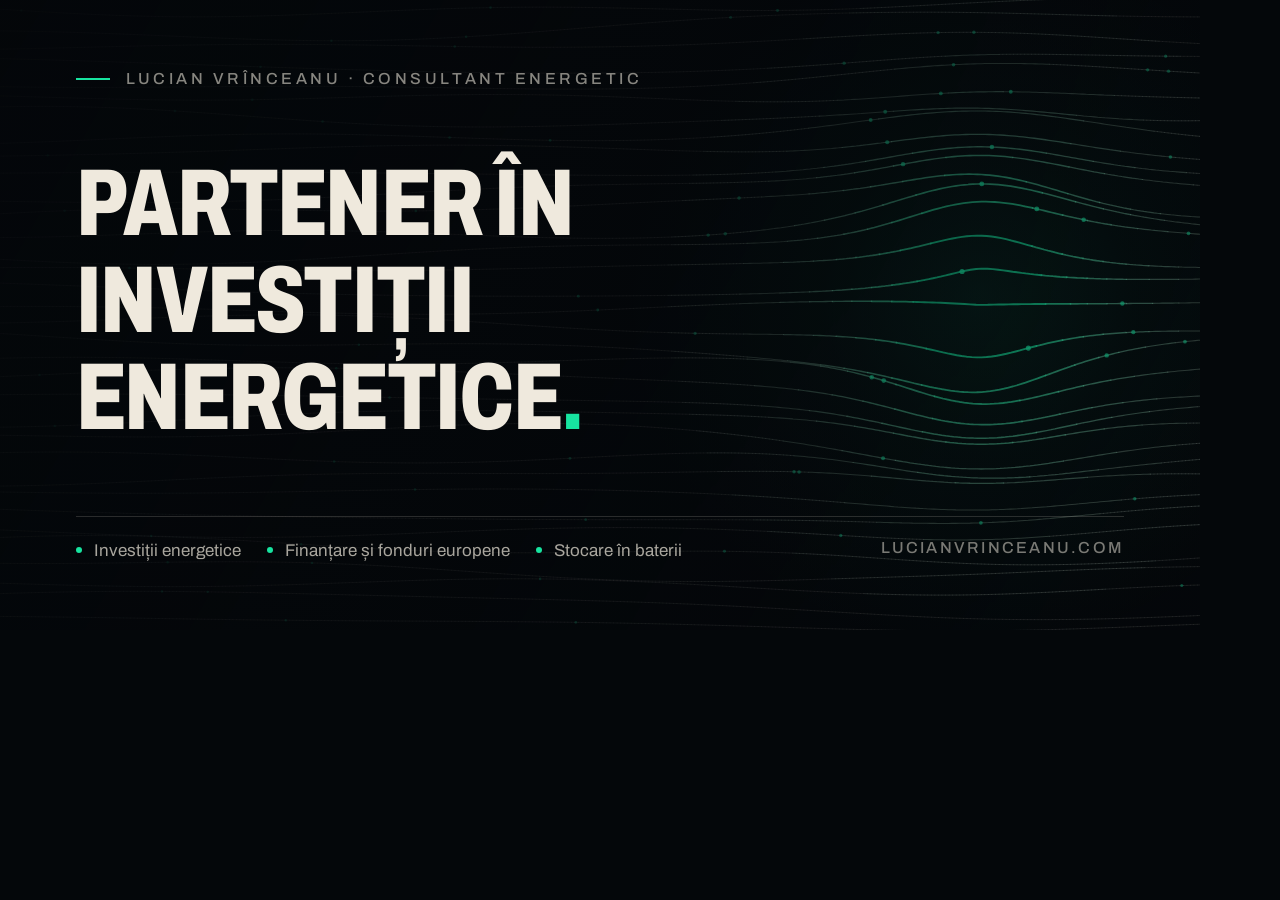
<file: portfolio/make-share.html>
<!doctype html>
<html lang="ro"><head><meta charset="utf-8">
<title>share.png — the card LinkedIn draws</title>
<!--
  The source of share.png, the 1200×630 image that LinkedIn, WhatsApp and
  Slack draw when the address is pasted. It is a page rather than a drawing so
  that it stays made of the site's own material: the same typeface, the same
  palette, and the same field that runs under the sector list, frozen with the
  pointer parked off to the right.

  To regenerate — after changing the address, above all:
    1. serve this folder (npx http-server -p 8099 -c-1 .)
    2. open http://127.0.0.1:8099/make-share.html
    3. screenshot exactly 1200×630 and save it as share.png

  With Playwright to hand, this does the same thing without the eyeballing:
    npx playwright screenshot --viewport-size=1200,630 \
      http://127.0.0.1:8099/make-share.html share.png
-->
<link rel="stylesheet" href="fonts/fonts.css">
<style>
  *{margin:0;padding:0;box-sizing:border-box}
  html,body{width:1200px;height:630px}
  body{background:#04070A;color:#EFE9DD;font-family:"Archivo",system-ui,sans-serif;
       position:relative;overflow:hidden}
  canvas{position:absolute;inset:0;width:1200px;height:630px}
  .in{position:absolute;inset:0;padding:70px 76px;display:flex;flex-direction:column;
      justify-content:space-between}
  .kick{font-weight:500;font-size:16px;letter-spacing:.22em;text-transform:uppercase;
        color:rgba(239,233,221,.56);display:flex;align-items:center;gap:16px}
  .kick i{display:block;width:34px;height:2px;background:#17E4A0}
  h1{font-weight:800;font-stretch:74%;font-size:95px;line-height:1.02;letter-spacing:-.018em;
     text-transform:uppercase;max-width:15ch}
  h1 em{font-style:normal;color:#17E4A0}
  .foot{display:flex;align-items:baseline;justify-content:space-between;gap:30px;
        border-top:1px solid rgba(239,233,221,.16);padding-top:22px}
  .svc{display:flex;gap:26px;font-size:17px;color:rgba(239,233,221,.70)}
  .svc span{display:flex;align-items:center;gap:12px}
  .svc span::before{content:"";width:6px;height:6px;border-radius:50%;background:#17E4A0}
  .url{font-weight:500;font-size:16px;letter-spacing:.14em;text-transform:uppercase;
       color:rgba(239,233,221,.50)}
</style></head>
<body>
<canvas id="fx" width="1200" height="630"></canvas>
<div class="in">
  <div class="kick"><i></i>Lucian Vrînceanu · Consultant energetic</div>
  <h1>Partener în investiții energetice<em>.</em></h1>
  <div class="foot">
    <div class="svc">
      <span>Investiții energetice</span>
      <span>Finanțare și fonduri europene</span>
      <span>Stocare în baterii</span>
    </div>
    <!-- change this with the address, or the card advertises the old one -->
    <div class="url">lucianvrinceanu.com</div>
  </div>
</div>
<script>
const W = 1200, H = 630, g = document.getElementById('fx').getContext('2d');
const px = 980, py = 300, R = 210, PUSH = 74, CORE = 34, N = 34;
const rows = [];
for (let i = 0; i < N; i++) {
  const t = (i + .5) / N, gap = H / N;
  rows.push({ y: t * H, a1: gap * .55 * Math.sin(i * 1.31 + .4), w1: .0036, p1: i * .81,
              a2: gap * .28 * Math.cos(i * .53), w2: .0091, p2: i * 1.93 });
}
const base = (i, x) => rows[i].y + rows[i].a1 * Math.sin(x * rows[i].w1 + rows[i].p1)
                                 + rows[i].a2 * Math.sin(x * rows[i].w2 - rows[i].p2);
function warp(x, y) {
  const dx = x - px, dy = y - py, d2 = dx * dx + dy * dy;
  const f = 1 / (1 + d2 / (R * R));
  const k = PUSH * f * f / (Math.sqrt(d2) + CORE);   // the soft core, as on the page
  return { x: x + dx * k * .38, y: y + dy * k, f };
}
const gr = g.createRadialGradient(px, py, 0, px, py, R * 1.7);
gr.addColorStop(0, 'rgba(23,228,160,.10)'); gr.addColorStop(.45, 'rgba(23,228,160,.035)');
gr.addColorStop(1, 'rgba(23,228,160,0)');
g.fillStyle = gr; g.fillRect(0, 0, W, H);
const B = 10, paths = [];
for (let b = 0; b < B; b++) paths.push(new Path2D());
for (let i = 0; i < N; i++) {
  let prev = null, pf = 0;
  for (let s = 0; s <= 340; s++) {
    const x = s / 340 * W, p = warp(x, base(i, x));
    if (prev) { const f = Math.max(pf, p.f), b = Math.min(B - 1, Math.floor(f * f * B));
                paths[b].moveTo(prev.x, prev.y); paths[b].lineTo(p.x, p.y); }
    prev = p; pf = p.f;
  }
}
g.lineCap = 'round';
for (let b = 0; b < B; b++) {
  const f = b / (B - 1);
  g.lineWidth = .8 + f * 1.1;
  g.strokeStyle = 'rgba(' + Math.round(239 - 216 * f) + ',233,' +
                  Math.round(221 - 61 * f) + ',' + (.13 + f * .62).toFixed(3) + ')';
  g.stroke(paths[b]);
}
for (let i = 0; i < 90; i++) {
  const r = i % N, x = Math.random() * W, p = warp(x, base(r, x));
  g.fillStyle = 'rgba(23,228,160,' + (.25 + p.f * .55).toFixed(3) + ')';
  g.beginPath(); g.arc(p.x, p.y, 1.1 + p.f * 1.5, 0, 7); g.fill();
}
/* the type needs a floor to sit on, or the lines run through the words */
const veil = g.createLinearGradient(0, 0, W * .92, H);
veil.addColorStop(0, 'rgba(4,7,10,.92)'); veil.addColorStop(.55, 'rgba(4,7,10,.62)');
veil.addColorStop(1, 'rgba(4,7,10,.20)');
g.fillStyle = veil; g.fillRect(0, 0, W, H);
</script>
</body></html>
</file>
<file: portfolio/fonts/fonts.css>
/* latin-ext */
@font-face {
  font-family: 'Archivo';
  font-style: italic;
  font-weight: 400 900;
  font-stretch: 62% 125%;
  font-display: swap;
  src: url(archivo-latin-ext-italic-k3kSo8UDI-1M0wlSfdzYImHEEaM.woff2) format('woff2');
  unicode-range: U+0100-02BA, U+02BD-02C5, U+02C7-02CC, U+02CE-02D7, U+02DD-02FF, U+0304, U+0308, U+0329, U+1D00-1DBF, U+1E00-1E9F, U+1EF2-1EFF, U+2020, U+20A0-20AB, U+20AD-20C0, U+2113, U+2C60-2C7F, U+A720-A7FF;
}
/* latin */
@font-face {
  font-family: 'Archivo';
  font-style: italic;
  font-weight: 400 900;
  font-stretch: 62% 125%;
  font-display: swap;
  src: url(archivo-latin-italic-k3kSo8UDI-1M0wlSfdzYLGHE.woff2) format('woff2');
  unicode-range: U+0000-00FF, U+0131, U+0152-0153, U+02BB-02BC, U+02C6, U+02DA, U+02DC, U+0304, U+0308, U+0329, U+2000-206F, U+20AC, U+2122, U+2191, U+2193, U+2212, U+2215, U+FEFF, U+FFFD;
}
/* latin-ext */
@font-face {
  font-family: 'Archivo';
  font-style: normal;
  font-weight: 400 900;
  font-stretch: 62% 125%;
  font-display: swap;
  src: url(archivo-latin-ext-normal-k3kQo8UDI-1M0wlSfdfoLnnA.woff2) format('woff2');
  unicode-range: U+0100-02BA, U+02BD-02C5, U+02C7-02CC, U+02CE-02D7, U+02DD-02FF, U+0304, U+0308, U+0329, U+1D00-1DBF, U+1E00-1E9F, U+1EF2-1EFF, U+2020, U+20A0-20AB, U+20AD-20C0, U+2113, U+2C60-2C7F, U+A720-A7FF;
}
/* latin */
@font-face {
  font-family: 'Archivo';
  font-style: normal;
  font-weight: 400 900;
  font-stretch: 62% 125%;
  font-display: swap;
  src: url(archivo-latin-normal-k3kQo8UDI-1M0wlSfdnoLg.woff2) format('woff2');
  unicode-range: U+0000-00FF, U+0131, U+0152-0153, U+02BB-02BC, U+02C6, U+02DA, U+02DC, U+0304, U+0308, U+0329, U+2000-206F, U+20AC, U+2122, U+2191, U+2193, U+2212, U+2215, U+FEFF, U+FFFD;
}
/* latin-ext */
@font-face {
  font-family: 'Newsreader';
  font-style: italic;
  font-weight: 200 500;
  font-display: swap;
  src: url(newsreader-latin-ext-italic-cY9CfjOCX1hbuyalUrK439vCgIhCFpY.woff2) format('woff2');
  unicode-range: U+0100-02BA, U+02BD-02C5, U+02C7-02CC, U+02CE-02D7, U+02DD-02FF, U+0304, U+0308, U+0329, U+1D00-1DBF, U+1E00-1E9F, U+1EF2-1EFF, U+2020, U+20A0-20AB, U+20AD-20C0, U+2113, U+2C60-2C7F, U+A720-A7FF;
}
/* latin */
@font-face {
  font-family: 'Newsreader';
  font-style: italic;
  font-weight: 200 500;
  font-display: swap;
  src: url(newsreader-latin-italic-cY9CfjOCX1hbuyalUrK439vCjohC.woff2) format('woff2');
  unicode-range: U+0000-00FF, U+0131, U+0152-0153, U+02BB-02BC, U+02C6, U+02DA, U+02DC, U+0304, U+0308, U+0329, U+2000-206F, U+20AC, U+2122, U+2191, U+2193, U+2212, U+2215, U+FEFF, U+FFFD;
}
/* latin-ext */
@font-face {
  font-family: 'Newsreader';
  font-style: normal;
  font-weight: 200 500;
  font-display: swap;
  src: url(newsreader-latin-ext-normal-cY9AfjOCX1hbuyalUrK439DyjJBG.woff2) format('woff2');
  unicode-range: U+0100-02BA, U+02BD-02C5, U+02C7-02CC, U+02CE-02D7, U+02DD-02FF, U+0304, U+0308, U+0329, U+1D00-1DBF, U+1E00-1E9F, U+1EF2-1EFF, U+2020, U+20A0-20AB, U+20AD-20C0, U+2113, U+2C60-2C7F, U+A720-A7FF;
}
/* latin */
@font-face {
  font-family: 'Newsreader';
  font-style: normal;
  font-weight: 200 500;
  font-display: swap;
  src: url(newsreader-latin-normal-cY9AfjOCX1hbuyalUrK4397yjA.woff2) format('woff2');
  unicode-range: U+0000-00FF, U+0131, U+0152-0153, U+02BB-02BC, U+02C6, U+02DA, U+02DC, U+0304, U+0308, U+0329, U+2000-206F, U+20AC, U+2122, U+2191, U+2193, U+2212, U+2215, U+FEFF, U+FFFD;
}
</file>
